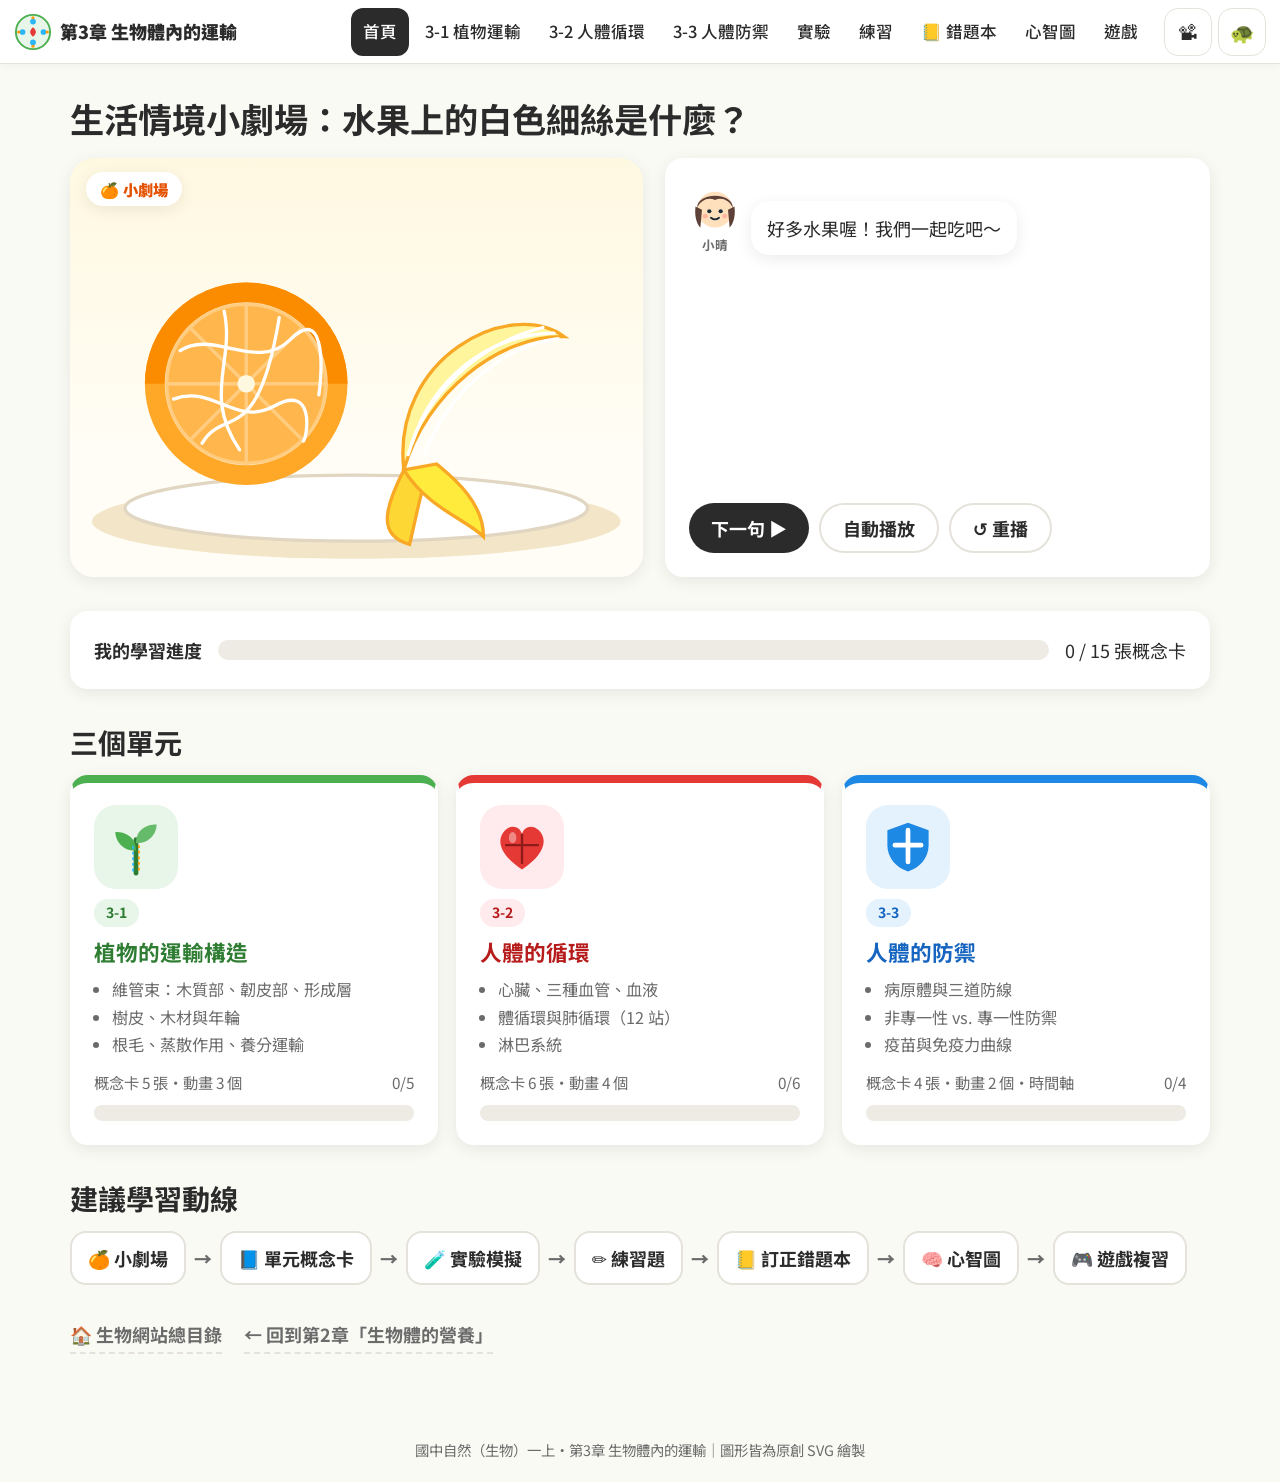
<file: index.html>
<!DOCTYPE html>
<html lang="zh-Hant">
<head>
<meta charset="UTF-8">
<meta name="viewport" content="width=device-width, initial-scale=1">
<title>第3章 生物體內的運輸｜互動學習網站</title>
<link rel="stylesheet" href="css/style.css">
<script src="https://batyunching.github.io/bio/js/account.js" data-chapter="ch3" data-prefix="ch3."></script>
<style>
  /* ---------- 小劇場 ---------- */
  .theater{ display:grid; grid-template-columns:1.05fr 1fr; gap:22px; align-items:stretch; }
  @media (max-width:860px){ .theater{ grid-template-columns:1fr; } }
  .stage{
    background:linear-gradient(180deg,#FFF8E1 0%,#FFFDF5 70%); border-radius:24px; position:relative;
    box-shadow:var(--shadow); overflow:hidden; min-height:360px; display:flex; align-items:center; justify-content:center;
  }
  .stage svg.scene{ width:100%; height:auto; display:block; }
  .stage .label{ position:absolute; left:16px; top:14px; background:#fff; border-radius:999px; padding:4px 14px; font-weight:900; color:#E65100; box-shadow:var(--shadow); font-size:.85rem; }
  .strand{ stroke:#FFFFFF; stroke-width:3; fill:none; stroke-linecap:round; transition:stroke .6s, stroke-width .6s; }
  .reveal .strand{ stroke:#29B6F6; stroke-width:4.5; filter:drop-shadow(0 0 4px rgba(41,182,246,.8)); }
  .vb-tag{ opacity:0; transition:opacity .6s .3s; }
  .reveal .vb-tag{ opacity:1; }
  .float{ animation:float 3s ease-in-out infinite; transform-box:fill-box; transform-origin:center; }
  @keyframes float{ 50%{ transform:translateY(-6px); } }

  .dialog{ display:flex; flex-direction:column; gap:12px; }
  .lines{ flex:1; display:flex; flex-direction:column; gap:12px; min-height:300px; }
  .line{ display:flex; gap:10px; align-items:flex-end; animation:pop .35s ease both; }
  .line.right{ flex-direction:row-reverse; }
  .line .who{ flex:0 0 auto; text-align:center; font-size:.7rem; font-weight:700; color:var(--c-muted); }
  .line .who svg{ display:block; }
  .bubble{ background:#fff; border-radius:18px; padding:12px 16px; box-shadow:var(--shadow); max-width:80%; position:relative; }
  .line.right .bubble{ background:#FFF3E0; }
  .line.drop .bubble{ background:#E1F5FE; border:2px solid #29B6F6; }
  .bubble b{ color:#0277BD; font-size:1.15em; }
  @keyframes pop{ from{ opacity:0; transform:translateY(12px) scale(.96);} to{ opacity:1; transform:none; } }
  .dialog-ctrl{ display:flex; gap:10px; flex-wrap:wrap; }

  /* ---------- 單元卡 ---------- */
  .units{ display:grid; grid-template-columns:repeat(3,1fr); gap:18px; }
  @media (max-width:900px){ .units{ grid-template-columns:1fr; } }
  .unit-card{ border-top:8px solid var(--u); display:flex; flex-direction:column; gap:10px; text-decoration:none; transition:transform .2s; }
  .unit-card:hover{ transform:translateY(-4px); }
  .unit-card .icon{ width:84px; height:84px; border-radius:22px; background:var(--u-l); display:flex; align-items:center; justify-content:center; }
  .unit-card h3{ margin:0; color:var(--u-d); }
  .unit-card .tag{ align-self:flex-start; }
  .unit-card ul{ margin:0; padding-left:1.1em; color:var(--c-muted); font-size:.9rem; }
  .unit-card .meta{ display:flex; justify-content:space-between; font-size:.85rem; color:var(--c-muted); }

  .overall{ display:flex; align-items:center; gap:16px; flex-wrap:wrap; }
  .overall .progress{ flex:1; min-width:200px; height:20px; }
  .overall .progress > span{ background:linear-gradient(90deg,var(--c-plant),var(--c-blood),var(--c-defense)); }

  .path{ display:flex; gap:8px; flex-wrap:wrap; align-items:center; }
  .path a{ text-decoration:none; background:#fff; border:2px solid var(--c-line); border-radius:16px; padding:10px 16px; font-weight:700; min-height:48px; display:flex; align-items:center; gap:6px; }
  .path a:hover{ border-color:var(--c-text); }
  .path .arrow{ color:var(--c-muted); font-weight:900; }
  section{ margin-top:34px; }
  .sec-title{ display:flex; align-items:center; gap:10px; }
  .ch2-link{ display:inline-flex; align-items:center; gap:6px; color:var(--c-muted); font-weight:700; text-decoration:none; border-bottom:2px dashed var(--c-line); padding-bottom:2px; }
</style>
</head>
<body data-page="home" data-root="./">

<main class="wrap">

  <!-- ===== 小劇場 ===== -->
  <section style="margin-top:0">
    <div class="sec-title"><h1>生活情境小劇場：水果上的白色細絲是什麼？</h1></div>
    <div class="theater">
      <div class="stage" id="stage">
        <span class="label">🍊 小劇場</span>
        <svg class="scene" viewBox="0 0 520 380" role="img" aria-label="剝開的橘子與香蕉，表面有白色細絲">
          <!-- 桌面 -->
          <ellipse cx="260" cy="330" rx="240" ry="34" fill="#F3E5C8"/>
          <!-- 盤子 -->
          <ellipse cx="260" cy="318" rx="210" ry="30" fill="#fff" stroke="#E0D6C2" stroke-width="3"/>

          <!-- 橘子（剝開一半） -->
          <g transform="translate(160 205)">
            <circle r="92" fill="#FFA726"/>
            <path d="M-92 0 a92 92 0 0 1 184 0 z" fill="#FB8C00"/>
            <circle r="74" fill="#FFE0B2"/>
            <!-- 果瓣 -->
            <g stroke="#FFCC80" stroke-width="3" fill="#FFB74D">
              <path d="M0 0 L0 -72 A72 72 0 0 1 51 -51 Z"/>
              <path d="M0 0 L51 -51 A72 72 0 0 1 72 0 Z"/>
              <path d="M0 0 L72 0 A72 72 0 0 1 51 51 Z"/>
              <path d="M0 0 L51 51 A72 72 0 0 1 0 72 Z"/>
              <path d="M0 0 L0 72 A72 72 0 0 1 -51 51 Z"/>
              <path d="M0 0 L-51 51 A72 72 0 0 1 -72 0 Z"/>
              <path d="M0 0 L-72 0 A72 72 0 0 1 -51 -51 Z"/>
              <path d="M0 0 L-51 -51 A72 72 0 0 1 0 -72 Z"/>
            </g>
            <!-- 白色細絲（維管束） -->
            <path class="strand" d="M-60 -30 C-30 -50 10 -10 40 -40 S70 -20 66 10"/>
            <path class="strand" d="M-66 14 C-30 0 -10 40 26 20 S56 46 52 52"/>
            <path class="strand" d="M-40 54 C-20 20 10 60 30 -60"/>
            <path class="strand" d="M-20 -66 C-10 -20 -40 10 -6 60"/>
            <circle r="8" fill="#FFF8E1"/>
          </g>

          <!-- 香蕉（剝開） -->
          <g transform="translate(370 230) rotate(-18)">
            <path d="M-80 30 C-60 -70 60 -90 96 -40 C40 -60 -40 -30 -80 30 Z" fill="#FFF59D" stroke="#F9A825" stroke-width="3"/>
            <!-- 果皮 -->
            <path d="M-80 30 C-110 60 -120 80 -96 96 C-80 70 -70 50 -60 40 Z" fill="#FDD835" stroke="#F9A825" stroke-width="3"/>
            <path d="M-80 30 C-70 70 -40 90 -30 110 C-20 80 -40 50 -50 34 Z" fill="#FFEB3B" stroke="#F9A825" stroke-width="3"/>
            <!-- 香蕉絲 -->
            <path class="strand" d="M-66 10 C-30 -40 30 -64 88 -46"/>
            <path class="strand" d="M-58 22 C-20 -24 40 -50 90 -40"/>
            <path class="strand" d="M-72 18 C-40 -30 20 -58 80 -54"/>
          </g>

          <!-- 標籤：維管束 -->
          <g class="vb-tag">
            <rect x="170" y="22" width="180" height="46" rx="23" fill="#0277BD"/>
            <text x="260" y="53" text-anchor="middle" font-size="24" font-weight="900" fill="#fff">維管束！</text>
            <path d="M200 68 L170 120" stroke="#0277BD" stroke-width="3" stroke-dasharray="6 5"/>
            <path d="M330 68 L380 150" stroke="#0277BD" stroke-width="3" stroke-dasharray="6 5"/>
          </g>
        </svg>
      </div>

      <div class="dialog card">
        <div class="lines" id="lines" aria-live="polite"></div>
        <div class="dialog-ctrl">
          <button class="btn" id="btnNext">下一句 ▶</button>
          <button class="btn ghost" id="btnAuto">自動播放</button>
          <button class="btn ghost" id="btnReplay">↺ 重播</button>
        </div>
      </div>
    </div>
  </section>

  <!-- ===== 學習進度 ===== -->
  <section>
    <div class="card overall">
      <strong>我的學習進度</strong>
      <div class="progress" aria-label="全章概念卡完成度"><span id="pAll"></span></div>
      <span id="pAllText">0 / 15 張概念卡</span>
    </div>
  </section>

  <!-- ===== 單元入口 ===== -->
  <section>
    <h2>三個單元</h2>
    <div class="units">
      <a class="card unit-card unit-31" href="unit3-1.html">
        <div class="icon">
          <svg viewBox="0 0 64 64" width="60" height="60" aria-hidden="true">
            <path d="M32 60 V24" stroke="#2E7D32" stroke-width="5" stroke-linecap="round"/>
            <path d="M32 36 C16 36 10 24 10 16 C22 16 32 22 32 36Z" fill="#4CAF50"/>
            <path d="M32 28 C48 28 54 16 54 8 C42 8 32 14 32 28Z" fill="#66BB6A"/>
            <path d="M29 58 V30" stroke="#29B6F6" stroke-width="2" stroke-dasharray="3 3"/>
            <path d="M35 30 V58" stroke="#FF9800" stroke-width="2" stroke-dasharray="3 3"/>
          </svg>
        </div>
        <span class="tag">3-1</span>
        <h3>植物的運輸構造</h3>
        <ul><li>維管束：木質部、韌皮部、形成層</li><li>樹皮、木材與年輪</li><li>根毛、蒸散作用、養分運輸</li></ul>
        <div class="meta"><span>概念卡 5 張・動畫 3 個</span><span id="p31t">0/5</span></div>
        <div class="progress"><span id="p31"></span></div>
      </a>

      <a class="card unit-card unit-32" href="unit3-2.html">
        <div class="icon">
          <svg viewBox="0 0 64 64" width="60" height="60" aria-hidden="true">
            <path d="M32 56 C8 40 4 24 14 14 C22 7 30 11 32 18 C34 11 42 7 50 14 C60 24 56 40 32 56Z" fill="#E53935"/>
            <path d="M32 18 V50" stroke="#8E1B1B" stroke-width="2.5"/>
            <path d="M14 30 H50" stroke="#8E1B1B" stroke-width="2.5"/>
            <ellipse cx="22" cy="22" rx="4" ry="6" fill="#fff" opacity=".4"/>
          </svg>
        </div>
        <span class="tag">3-2</span>
        <h3>人體的循環</h3>
        <ul><li>心臟、三種血管、血液</li><li>體循環與肺循環（12 站）</li><li>淋巴系統</li></ul>
        <div class="meta"><span>概念卡 6 張・動畫 4 個</span><span id="p32t">0/6</span></div>
        <div class="progress"><span id="p32"></span></div>
      </a>

      <a class="card unit-card unit-33" href="unit3-3.html">
        <div class="icon">
          <svg viewBox="0 0 64 64" width="60" height="60" aria-hidden="true">
            <path d="M32 6 L54 14 V30 C54 44 44 54 32 58 C20 54 10 44 10 30 V14Z" fill="#1E88E5"/>
            <path d="M32 14 V48 M18 30 H46" stroke="#fff" stroke-width="5" stroke-linecap="round"/>
          </svg>
        </div>
        <span class="tag">3-3</span>
        <h3>人體的防禦</h3>
        <ul><li>病原體與三道防線</li><li>非專一性 vs. 專一性防禦</li><li>疫苗與免疫力曲線</li></ul>
        <div class="meta"><span>概念卡 4 張・動畫 2 個・時間軸</span><span id="p33t">0/4</span></div>
        <div class="progress"><span id="p33"></span></div>
      </a>
    </div>
  </section>

  <!-- ===== 學習動線 ===== -->
  <section>
    <h2>建議學習動線</h2>
    <div class="path">
      <a href="#">🍊 小劇場</a><span class="arrow">→</span>
      <a href="unit3-1.html">📘 單元概念卡</a><span class="arrow">→</span>
      <a href="lab.html">🧪 實驗模擬</a><span class="arrow">→</span>
      <a href="quiz.html">✏️ 練習題</a><span class="arrow">→</span>
      <a href="wrongbook.html">📒 訂正錯題本</a><span class="arrow">→</span>
      <a href="mindmap.html">🧠 心智圖</a><span class="arrow">→</span>
      <a href="games/index.html">🎮 遊戲複習</a>
    </div>
  </section>

  <section class="secondary">
    <a class="ch2-link" href="https://batyunching.github.io/bio/">🏠 生物網站總目錄</a>
    <a class="ch2-link" id="ch2Link" href="#" style="margin-left:18px">← 回到第2章「生物體的營養」</a>
  </section>
</main>

<div class="footer">國中自然（生物）一上・第3章 生物體內的運輸｜圖形皆為原創 SVG 繪製</div>

<script src="js/common.js"></script>
<script>
(function(){
  var M = CH3.mascots;
  // 原創學生角色
  function kid(color, hair, size){
    size = size || 52;
    return '<svg viewBox="0 0 64 64" width="'+size+'" height="'+size+'" aria-hidden="true">' +
      '<circle cx="32" cy="34" r="22" fill="#FFE0BD"/>' +
      '<path d="'+hair+'" fill="'+color+'"/>' +
      '<circle cx="25" cy="36" r="2.6" fill="#1B2A3A"/><circle cx="39" cy="36" r="2.6" fill="#1B2A3A"/>' +
      '<path d="M27 44 q5 4 10 0" stroke="#1B2A3A" stroke-width="2.2" fill="none" stroke-linecap="round"/>' +
      '<circle cx="20" cy="42" r="3" fill="#FF8A80" opacity=".5"/><circle cx="44" cy="42" r="3" fill="#FF8A80" opacity=".5"/>' +
      '</svg>';
  }
  var CAST = {
    qing: { name:'小晴', side:'left',  face: kid('#5D4037','M10 32 C10 12 54 12 54 32 C50 22 40 18 32 22 C24 18 14 22 10 32Z M8 30 C6 46 12 54 14 56 L16 34Z M56 30 C58 46 52 54 50 56 L48 34Z') },
    zhe:  { name:'阿哲', side:'right', face: kid('#212121','M10 30 C12 10 52 10 54 30 C46 20 38 24 32 18 C26 24 18 20 10 30Z') },
    drop: { name:'小水滴', side:'left', face: M.drop(52), cls:'drop' }
  };
  var SCRIPT = [
    ['qing','好多水果喔！我們一起吃吧～'],
    ['zhe','剝橘子最麻煩的就是這些白白的細絲，我每次都要一條一條撕掉。'],
    ['qing','我媽說橘子上的細絲含有纖維和營養，不要撕掉比較好喔！'],
    ['zhe','那我改吃香蕉好了……咦？香蕉上也有苦苦澀澀的絲！'],
    ['drop','很多水果上都有這些細絲喔！它們對水果的生長發育非常重要。'],
    ['drop','不只水果，葉片和花瓣上的紋路也藏著這種「管道」。它的名字叫做 <b>維管束</b>！'],
    ['drop','它到底怎麼運送水分和養分呢？一起進入 <b>3-1 植物的運輸構造</b> 找答案吧！']
  ];
  var linesEl = document.getElementById('lines'), stage = document.getElementById('stage');
  var idx = 0, timer = null;
  var btnNext = document.getElementById('btnNext'), btnAuto = document.getElementById('btnAuto');

  function show(){
    if(idx >= SCRIPT.length) return;
    var s = SCRIPT[idx], c = CAST[s[0]];
    var div = document.createElement('div');
    div.className = 'line ' + c.side + (c.cls ? ' ' + c.cls : '');
    div.innerHTML = '<div class="who">'+c.face+c.name+'</div><div class="bubble">'+s[1]+'</div>';
    linesEl.appendChild(div);
    // 只保留最近 4 句，避免版面過長
    while(linesEl.children.length > 4) linesEl.removeChild(linesEl.firstChild);
    if(idx === 5) stage.classList.add('reveal');
    idx++;
    if(idx >= SCRIPT.length){
      stopAuto();
      btnNext.textContent = '進入 3-1 ▶';
    }
  }
  function stopAuto(){ clearInterval(timer); timer = null; btnAuto.textContent = '自動播放'; }
  btnNext.addEventListener('click', function(){
    if(idx >= SCRIPT.length){ location.href = 'unit3-1.html'; return; }
    stopAuto(); show();
  });
  btnAuto.addEventListener('click', function(){
    if(timer){ stopAuto(); return; }
    if(idx >= SCRIPT.length) replay();
    btnAuto.textContent = '⏸ 暫停';
    show(); timer = setInterval(show, 2600);
  });
  function replay(){
    stopAuto(); idx = 0; linesEl.innerHTML = ''; stage.classList.remove('reveal');
    btnNext.textContent = '下一句 ▶'; show();
  }
  document.getElementById('btnReplay').addEventListener('click', replay);
  show();

  // 進度
  function bar(id, p){
    var pct = p.total ? Math.round(p.done / p.total * 100) : 0;
    document.getElementById(id).style.width = pct + '%';
    var t = document.getElementById(id + 't'); if(t) t.textContent = p.done + '/' + p.total;
  }
  setTimeout(function(){
    bar('p31', CH3.progress.unit('3-1'));
    bar('p32', CH3.progress.unit('3-2'));
    bar('p33', CH3.progress.unit('3-3'));
    var all = CH3.progress.total();
    document.getElementById('pAll').style.width = (all.total ? Math.round(all.done/all.total*100) : 0) + '%';
    document.getElementById('pAllText').textContent = all.done + ' / ' + all.total + ' 張概念卡';
  }, 200);

  document.getElementById('ch2Link').href = CH3.CH2_URL;
})();
</script>
</body>
</html>
</file>
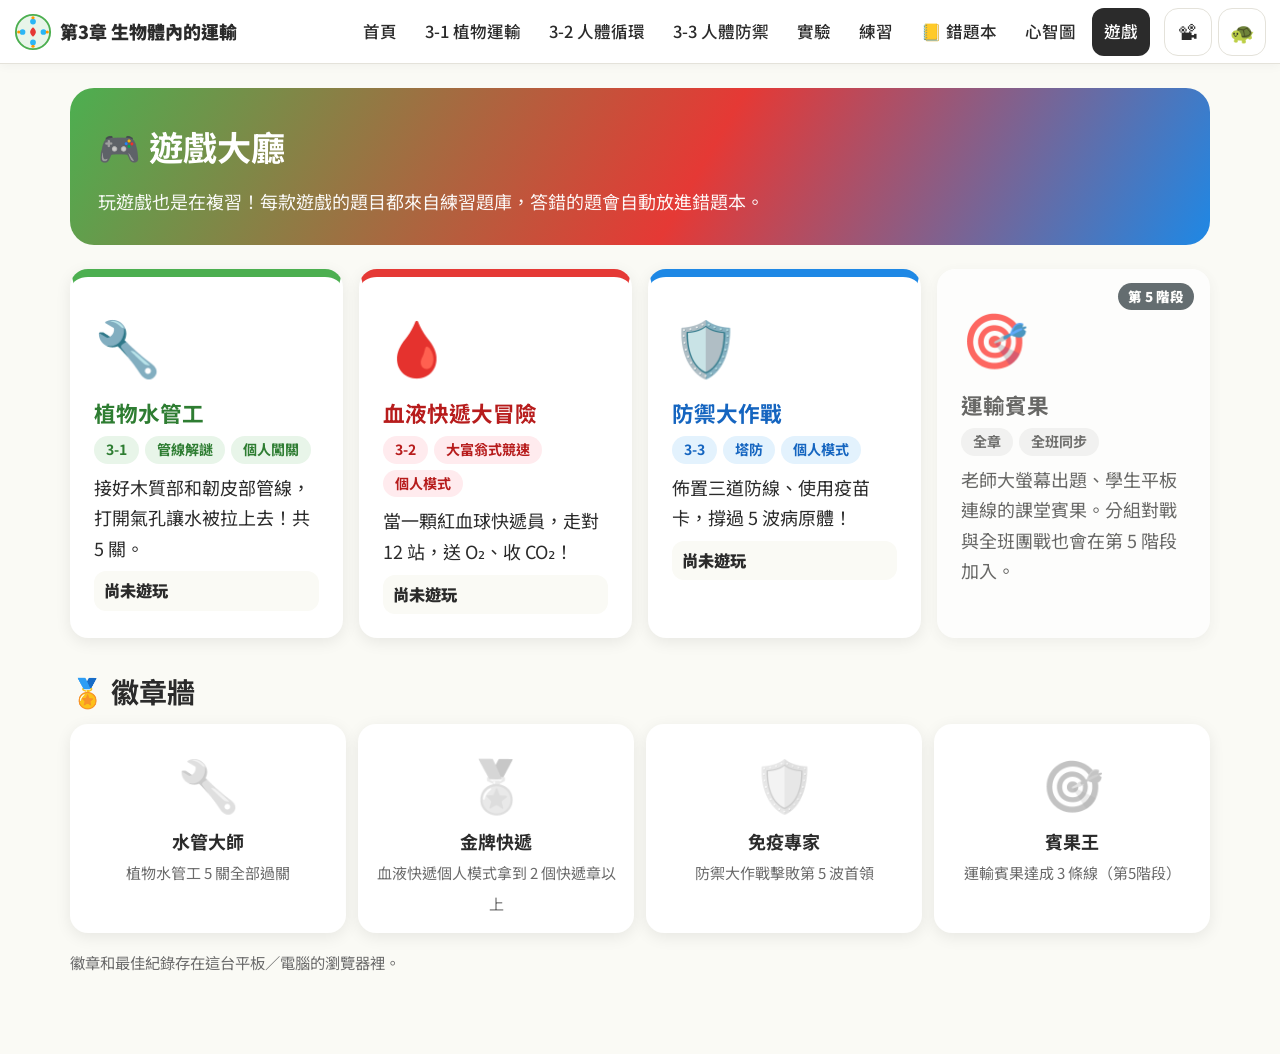
<file: games/index.html>
<!DOCTYPE html>
<html lang="zh-Hant">
<head>
<meta charset="UTF-8">
<meta name="viewport" content="width=device-width, initial-scale=1">
<title>遊戲大廳｜第3章 生物體內的運輸</title>
<link rel="stylesheet" href="../css/style.css">
<script src="https://batyunching.github.io/bio/js/account.js" data-chapter="ch3" data-prefix="ch3."></script>
<style>
  .glist{ display:grid; grid-template-columns:repeat(auto-fit,minmax(250px,1fr)); gap:16px; }
  .gcard{ text-decoration:none; display:flex; flex-direction:column; gap:8px; border-top:8px solid var(--u); transition:transform .2s; position:relative; }
  .gcard:hover{ transform:translateY(-4px); }
  .gcard .big{ font-size:3rem; }
  .gcard h3{ margin:0; color:var(--u-d); }
  .gcard .meta{ display:flex; gap:6px; flex-wrap:wrap; }
  .gcard .best{ font-weight:900; color:var(--c-text); background:#FAFAF5; border-radius:12px; padding:6px 10px; font-size:.9rem; }
  .gcard.soon{ opacity:.7; }
  .soon-tag{ position:absolute; right:14px; top:14px; background:#263238; color:#fff; border-radius:999px; padding:2px 10px; font-size:.75rem; font-weight:900; }
  .badges{ display:grid; grid-template-columns:repeat(auto-fit,minmax(180px,1fr)); gap:12px; }
  .bdg{ background:#fff; border-radius:18px; padding:16px; text-align:center; box-shadow:var(--shadow); }
  .bdg .ic{ font-size:2.8rem; filter:grayscale(1); opacity:.35; }
  .bdg.on .ic{ filter:none; opacity:1; }
  .bdg b{ display:block; } .bdg small{ color:var(--c-muted); }
</style>
</head>
<body data-page="games" data-root="../">
<main class="wrap">
  <div class="page-hero" style="background:linear-gradient(120deg,#4CAF50,#E53935 55%,#1E88E5)">
    <h1>🎮 遊戲大廳</h1>
    <p>玩遊戲也是在複習！每款遊戲的題目都來自練習題庫，答錯的題會自動放進錯題本。</p>
  </div>

  <div class="glist">
    <a class="card gcard unit-31" href="plumber.html"><div class="big">🔧</div><h3>植物水管工</h3><div class="meta"><span class="tag">3-1</span><span class="tag">管線解謎</span><span class="tag">個人闖關</span></div>
      <p style="margin:0">接好木質部和韌皮部管線，打開氣孔讓水被拉上去！共 5 關。</p><div class="best" id="bPl">尚未遊玩</div></a>
    <a class="card gcard unit-32" href="blood-run.html"><div class="big">🩸</div><h3>血液快遞大冒險</h3><div class="meta"><span class="tag">3-2</span><span class="tag">大富翁式競速</span><span class="tag">個人模式</span></div>
      <p style="margin:0">當一顆紅血球快遞員，走對 12 站，送 O₂、收 CO₂！</p><div class="best" id="bBr">尚未遊玩</div></a>
    <a class="card gcard unit-33" href="defense.html"><div class="big">🛡️</div><h3>防禦大作戰</h3><div class="meta"><span class="tag">3-3</span><span class="tag">塔防</span><span class="tag">個人模式</span></div>
      <p style="margin:0">佈置三道防線、使用疫苗卡，撐過 5 波病原體！</p><div class="best" id="bDf">尚未遊玩</div></a>
    <div class="card gcard soon"><span class="soon-tag">第 5 階段</span><div class="big">🎯</div><h3 style="color:var(--c-text)">運輸賓果</h3><div class="meta"><span class="tag">全章</span><span class="tag">全班同步</span></div>
      <p style="margin:0">老師大螢幕出題、學生平板連線的課堂賓果。分組對戰與全班團戰也會在第 5 階段加入。</p></div>
  </div>

  <h2 style="margin-top:34px">🏅 徽章牆</h2>
  <div class="badges" id="badges"></div>
  <p style="color:var(--c-muted);font-size:.85rem">徽章和最佳紀錄存在這台平板／電腦的瀏覽器裡。</p>
</main>
<script src="../js/common.js"></script>
<script src="../js/unit.js"></script>
<script src="../data/questions.js"></script>
<script src="../js/game-common.js"></script>
<script>
(function(){
  var b = CH3.store.get('badges', {}), best = CH3.store.get('best', {}), ps = CH3.store.get('plumberStars', [0,0,0,0,0]);
  document.getElementById('badges').innerHTML = Object.keys(GAME.BADGES).map(function(k){ var d = GAME.BADGES[k]; return '<div class="bdg '+(b[k]?'on':'')+'"><div class="ic">'+d.ic+'</div><b>'+d.name+'</b><small>'+(b[k] ? '已獲得 ✓' : d.how)+'</small></div>'; }).join('');
  var stars = ps.reduce(function(a, x){ return a + x; }, 0), cleared = ps.filter(function(x){ return x > 0; }).length;
  if(cleared) document.getElementById('bPl').textContent = '⭐ 已過 ' + cleared + '/5 關・共 ' + stars + ' 顆星';
  if(best.bloodRun != null) document.getElementById('bBr').textContent = '📮 最佳：' + best.bloodRun + ' 個快遞章';
  if(best.defenseHp != null) document.getElementById('bDf').textContent = '❤️ 最佳：守住時剩 ' + best.defenseHp + ' 點健康';
})();
</script>
</body>
</html>
</file>
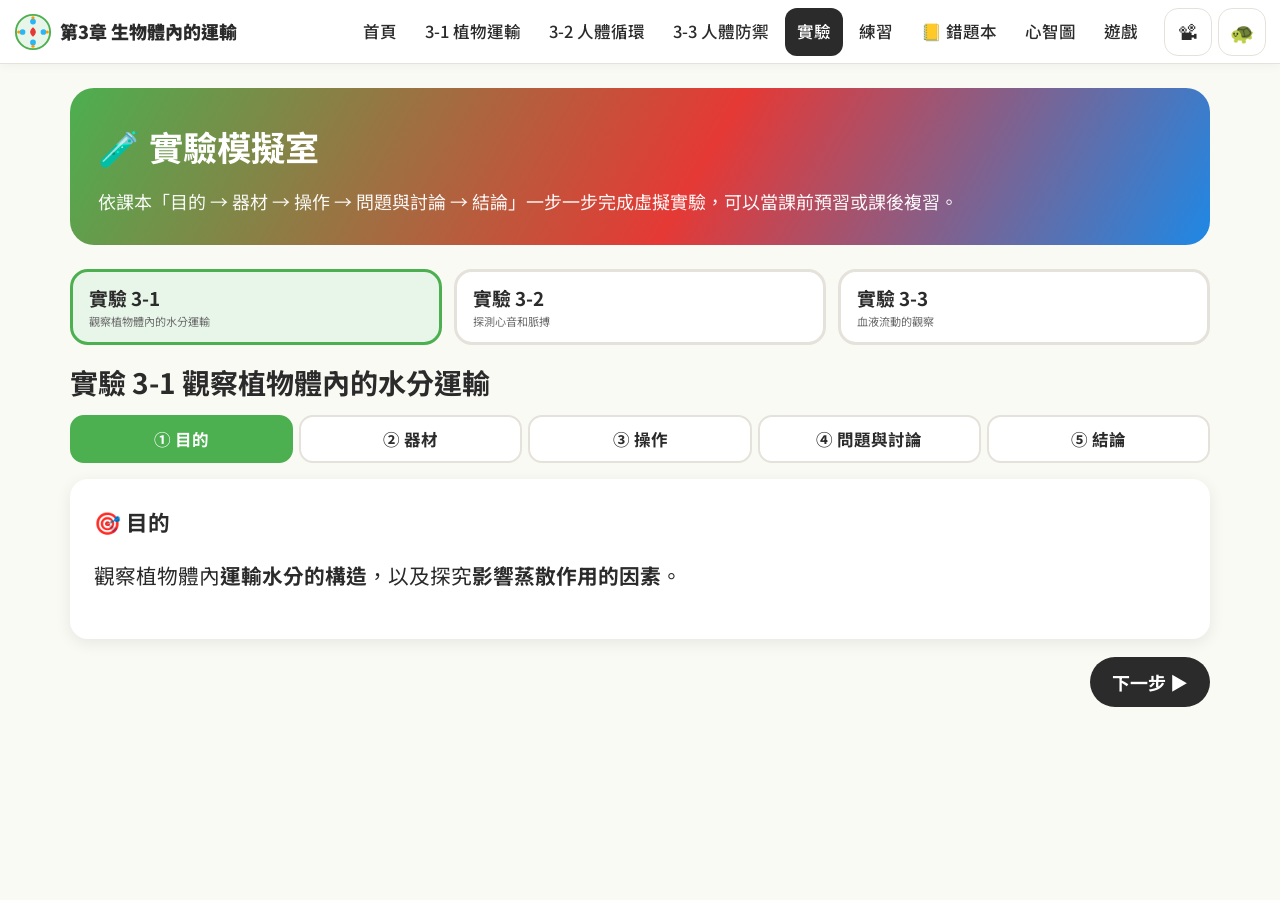
<file: lab.html>
<!DOCTYPE html>
<html lang="zh-Hant">
<head>
<meta charset="UTF-8">
<meta name="viewport" content="width=device-width, initial-scale=1">
<title>實驗模擬室｜第3章 生物體內的運輸</title>
<link rel="stylesheet" href="css/style.css">
<script src="https://batyunching.github.io/bio/js/account.js" data-chapter="ch3" data-prefix="ch3."></script>
<style>
  .lab-tabs{ display:grid; grid-template-columns:repeat(3,1fr); gap:12px; margin-bottom:18px; }
  @media (max-width:760px){ .lab-tabs{ grid-template-columns:1fr; } }
  .lab-tab{ text-align:left; background:#fff; border:3px solid var(--c-line); border-radius:18px; padding:12px 16px; cursor:pointer; font-family:inherit; color:inherit; min-height:72px; position:relative; }
  .lab-tab b{ display:block; font-size:1.05rem; }
  .lab-tab small{ color:var(--c-muted); }
  .lab-tab[aria-pressed="true"]{ border-color:var(--u); background:var(--u-l); }
  .lab-tab .ok{ position:absolute; right:12px; top:10px; background:var(--c-ok); color:#fff; border-radius:999px; font-size:.75rem; padding:2px 10px; font-weight:900; display:none; }
  .lab-tab.done .ok{ display:block; }
  .stepper{ display:flex; gap:6px; flex-wrap:wrap; margin:0 0 16px; }
  .stepper button{ flex:1; min-width:110px; min-height:48px; border-radius:14px; border:2px solid var(--c-line); background:#fff; font-family:inherit; font-weight:700; cursor:pointer; color:inherit; font-size:.92rem; }
  .stepper button[aria-current="true"]{ background:var(--u); border-color:var(--u); color:#fff; }
  .stepper button.visited:not([aria-current="true"]){ border-color:var(--u); color:var(--u-d); }
  .stepper button:disabled{ opacity:.4; cursor:not-allowed; }
  .panel{ display:none; } .panel.on{ display:block; animation:fadeIn .3s ease; }
  @keyframes fadeIn{ from{ opacity:0; transform:translateY(6px);} to{ opacity:1; transform:none; } }
  .purpose{ font-size:1.15rem; line-height:1.8; }
  .mat{ display:grid; grid-template-columns:repeat(auto-fill,minmax(200px,1fr)); gap:10px; }
  .mat label{ display:flex; align-items:center; gap:10px; background:#fff; border:2px solid var(--c-line); border-radius:14px; padding:10px 14px; min-height:56px; cursor:pointer; font-weight:700; }
  .mat input{ width:24px; height:24px; accent-color:var(--u); }
  .mat label.chk{ border-color:var(--u); background:var(--u-l); }
  .mat .em{ font-size:1.5rem; }
  .navrow{ display:flex; justify-content:space-between; gap:10px; margin-top:18px; flex-wrap:wrap; }
  .qa{ display:grid; gap:12px; }
  .qa .q{ background:#fff; border-radius:16px; padding:14px 18px; border-left:6px solid var(--u); box-shadow:var(--shadow); }
  .qa .a{ display:none; margin-top:8px; background:var(--u-l); border-radius:12px; padding:10px 14px; }
  .qa .q.open .a{ display:block; }
  .concl{ background:linear-gradient(135deg,var(--u-l),#fff); border:3px solid var(--u); border-radius:22px; padding:22px; }
  .concl h3{ color:var(--u-d); }
  .subtabs{ margin-bottom:12px; }
  .warn{ background:#FFF3E0; border:2px solid #FB8C00; border-radius:14px; padding:10px 14px; font-weight:700; color:#E65100; margin-top:10px; }
  .good{ background:#E8F5E9; border:2px solid var(--c-ok); border-radius:14px; padding:10px 14px; font-weight:700; color:var(--c-ok); margin-top:10px; }
  .tool{ display:inline-flex; align-items:center; gap:8px; min-height:52px; padding:8px 16px; border-radius:16px; border:2px dashed var(--u); background:#fff; font-family:inherit; font-weight:900; cursor:grab; touch-action:none; user-select:none; color:inherit; font-size:1rem; }
  .tool.sel{ background:var(--u); color:#fff; border-style:solid; }
  .tool.placed{ opacity:.4; cursor:default; }
  .drag-ghost{ position:fixed; z-index:300; pointer-events:none; transform:translate(-50%,-50%); font-size:2.2rem; filter:drop-shadow(0 4px 8px rgba(0,0,0,.3)); }
  .ops{ display:flex; flex-wrap:wrap; gap:8px; margin:10px 0; }
  .datatable{ width:100%; border-collapse:collapse; background:#fff; margin-top:10px; }
  .datatable th,.datatable td{ border:1px solid var(--c-line); padding:8px; text-align:center; }
  .datatable th{ background:var(--u-l); color:var(--u-d); }
  .datatable input{ width:70px; min-height:40px; font-size:1rem; text-align:center; border:2px solid var(--c-line); border-radius:10px; font-family:inherit; }
  .bigcount{ font-size:2.6rem; font-weight:900; color:var(--u-d); text-align:center; }
  .stamina{ height:16px; border-radius:999px; background:#ECEFF1; overflow:hidden; }
  .stamina span{ display:block; height:100%; background:linear-gradient(90deg,#E53935,#FDD835 40%,#43A047 70%); transition:width .3s; }
  .checklist label{ display:flex; gap:8px; align-items:center; min-height:40px; }
  .checklist input{ width:22px; height:22px; accent-color:var(--u); }
</style>
</head>
<body data-page="lab" data-root="./" class="unit-31">
<main class="wrap">

  <div class="page-hero" style="background:linear-gradient(120deg,#4CAF50,#E53935 55%,#1E88E5)">
    <h1>🧪 實驗模擬室</h1>
    <p>依課本「目的 → 器材 → 操作 → 問題與討論 → 結論」一步一步完成虛擬實驗，可以當課前預習或課後複習。</p>
  </div>

  <div class="lab-tabs" id="labTabs">
    <button class="lab-tab" data-e="31" aria-pressed="true"><span class="ok">✓ 完成</span><b>實驗 3-1</b><small>觀察植物體內的水分運輸</small></button>
    <button class="lab-tab" data-e="32" aria-pressed="false"><span class="ok">✓ 完成</span><b>實驗 3-2</b><small>探測心音和脈搏</small></button>
    <button class="lab-tab" data-e="33" aria-pressed="false"><span class="ok">✓ 完成</span><b>實驗 3-3</b><small>血液流動的觀察</small></button>
  </div>

  <div id="labRoot"></div>
</main>

<script src="js/common.js"></script>
<script src="js/unit.js"></script>
<script>
/* ===== 實驗內容（文字） ===== */
var LAB = {
  '31': { unit:'unit-31', title:'實驗 3-1 觀察植物體內的水分運輸',
    purpose:'觀察植物體內<b>運輸水分的構造</b>，以及探究<b>影響蒸散作用的因素</b>。',
    mats:[['🥬','芹菜 ×3'],['🔪','小刀 ×1'],['🟩','切割墊 ×1'],['🔴','食用色素 適量'],['🔍','放大鏡（或解剖顯微鏡）×1'],['🧪','10 mL 量筒 ×2'],['🪣','水盆 ×1'],['💧','滴管 ×1'],['🩹','膠帶 ×1'],['⚗️','250 mL 錐形瓶 ×1']],
    ops:[['一、觀察運輸水分的構造','sim31a'],['二、葉片有無對蒸散作用的影響','sim31b'],['延伸探討：花瓣的維管束','sim31c']],
    qa:[
      ['步驟中為何必須在水中切取芹菜？','若在空氣中切取，<b>空氣會進入切口的維管束形成氣泡</b>，阻斷連續的水柱，水分就不容易向上運輸。'],
      ['芹菜葉柄中染成紅色的部分，是維管束中的哪一個構造？','<b>木質部</b>。木質部負責由下往上運輸水分，紅色溶液跟著水分流動，所以木質部被染紅。'],
      ['比較甲、乙兩個量筒最終的刻度，芹菜的蒸散作用與哪一個構造最相關？','甲（有葉片）液面下降較多，乙（摘除葉片）下降較少，表示蒸散作用與<b>葉片上的氣孔</b>最相關。']
    ],
    concl:'<h3>重點整理：實驗篇</h3><div class="ops" style="margin-top:0"><button class="btn ghost" data-rv-all="show" data-rv-scope=".concl">👀 全部顯示</button><button class="btn ghost" data-rv-all="hide" data-rv-scope=".concl">🙈 全部隱藏</button></div><p style="color:var(--c-muted);margin-top:0">先想一想，再點<span style="background:#FFF8E1;outline:2px dashed #FFB300;border-radius:6px;padding:0 6px">黃色格子</span>看答案。</p>' +
      '<p>① 維管束是植物的運輸構造，內側的<span class="rv"><b>木質部</b></span>負責由下而上運輸水分。水是透明的不易觀察，所以用染色的溶液代替清水，就能在葉柄橫切面看到染紅的<span class="rv">木質部</span>。</p>' +
      '<table class="datatable"><tr><th>實驗裝置</th><th>操作變因</th><th>應變變因</th><th>實驗結果</th></tr><tr><td>甲（對照組）</td><td class="rv">不摘除葉片（氣孔數不變）</td><td class="rv" rowspan="2">量筒液面下降刻度</td><td class="rv">水位下降較多，水分蒸散較多</td></tr><tr><td>乙（實驗組）</td><td class="rv">摘除葉片（氣孔數減少）</td><td class="rv">水位下降較少，水分蒸散較少</td></tr></table>' +
      '<p>② 結論：在相同的環境條件下，<span class="rv"><b>氣孔數愈多，水分蒸散速率愈快</b></span>。溫度、溼度、空氣流通程度與氣孔數量都會影響蒸散作用的速率。</p>' },
  '32': { unit:'unit-32', title:'實驗 3-2 探測心音和脈搏',
    purpose:'探測<b>心音</b>和<b>脈搏</b>，並觀察<b>運動</b>對心音與脈搏的影響。',
    mats:[['⏱️','計時器 ×1'],['🩺','聽診器 ×1']],
    ops:[['原理動畫','sim32p'],['測量心搏與脈搏','sim32a']],
    qa:[
      ['用聽診器聽到自己的心音，「撲、通」兩聲算是幾次心搏？','<b>1 次</b>。心臟跳動一次會產生兩個心音：心室收縮時房室間瓣膜關閉（撲），心室舒張時心室與動脈間瓣膜關閉（通）。'],
      ['同一個人在同一分鐘內的心搏和脈搏次數是否相同？','<b>相同</b>。脈搏是動脈隨著心臟收縮、舒張而擴張、恢復產生的搏動，所以脈搏來自心搏。'],
      ['運動可以使心搏和脈搏次數發生什麼改變？有什麼意義？','運動後心搏和脈搏次數<b>增加</b>，血液流動加快，能更快把<b>氧氣和養分</b>送給活動中的細胞，並帶走二氧化碳等廢物。']
    ],
    concl:'<h3>重點整理：實驗篇</h3><div class="ops" style="margin-top:0"><button class="btn ghost" data-rv-all="show" data-rv-scope=".concl">👀 全部顯示</button><button class="btn ghost" data-rv-all="hide" data-rv-scope=".concl">🙈 全部隱藏</button></div><p style="color:var(--c-muted);margin-top:0">先想一想，再點<span style="background:#FFF8E1;outline:2px dashed #FFB300;border-radius:6px;padding:0 6px">黃色格子</span>看答案。</p>' +
      '<table class="datatable"><tr><th colspan="2">運動前（次／分鐘）</th><th colspan="2">運動後（次／分鐘）</th></tr><tr><th>心搏</th><th>脈搏</th><th>心搏</th><th>脈搏</th></tr><tr><td>A</td><td>B</td><td>C</td><td>D</td></tr></table>' +
      '<p>心臟收縮舒張時，動脈隨著擴張與恢復，也就是說<span class="rv"><b>脈搏來自於心搏</b></span>，所以同一段時間內同一個人的心搏與脈搏次數相等：<span class="rv"><b>A＝B，C＝D</b></span>。</p><p>運動可以使心搏<span class="rv">加速</span>，所以 <span class="rv"><b>(A＝B)＜(C＝D)</b></span>。</p>' },
  '33': { unit:'unit-33', title:'實驗 3-3 血液流動的觀察',
    purpose:'魚類的尾鰭扁平且透光，可以用顯微鏡觀察<b>活體動物的血液流動</b>。除了觀察血球，也能根據<b>血流的方向</b>判斷動脈、微血管與靜脈。<br><span style="font-size:.95rem;color:var(--c-muted)">本模擬完全以虛擬畫面取代活體小魚，同學不會接觸真實小魚。</span>',
    mats:[['🐟','小魚 ×1'],['🥅','小撈網 ×1'],['🧫','培養皿 ×1'],['☁️','化妝棉 ×3'],['🔬','複式顯微鏡 ×1']],
    ops:[['操作與觀察','sim33a']],
    qa:[
      ['顯微鏡下觀察到移動的橘紅色顆粒應該是什麼？','<b>紅血球</b>。'],
      ['不同粗細血管中，血流速率是否有差異？最細的血管內血流較快還是較慢？','有差異。最細的血管是<b>微血管</b>，血流速率<b>最慢</b>，紅血球幾乎排成單列通過。'],
      ['用沾溼的不織布化妝棉覆蓋住小魚的頭部，有什麼功能？','<b>保濕</b>：讓小魚的頭部與鰓保持溼潤；<b>維持魚體呼吸</b>：鰓溼潤才能繼續進行呼吸，小魚離開水的這段時間才不會缺氧。']
    ],
    concl:'<h3>重點整理：實驗篇</h3><div class="ops" style="margin-top:0"><button class="btn ghost" data-rv-all="show" data-rv-scope=".concl">👀 全部顯示</button><button class="btn ghost" data-rv-all="hide" data-rv-scope=".concl">🙈 全部隱藏</button></div><p style="color:var(--c-muted);margin-top:0">先想一想，再點<span style="background:#FFF8E1;outline:2px dashed #FFB300;border-radius:6px;padding:0 6px">黃色格子</span>看答案。</p>' +
      '<p>① 觀察小魚尾鰭血流時，可以看到許多移動的<span class="rv"><b>紅血球</b></span>。能夠<b>分支成微血管</b>的是<span class="rv"><b>小動脈</b></span>，由<b>微血管匯流而成</b>的是<span class="rv"><b>小靜脈</b></span>。</p>' +
      '<p>② 動脈將血液帶離心臟，靜脈將血液帶回心臟。複式顯微鏡的影像<span class="rv"><b>上下顛倒、左右相反</b></span>，所以視野下往左流的動脈，實際流向是<span class="rv"><b>向右</b></span>。</p>' }
};
var STEPS = ['① 目的','② 器材','③ 操作','④ 問題與討論','⑤ 結論'];
window.LAB_SIMS = window.LAB_SIMS || {};
</script>
<script src="js/lab31.js"></script>
<script src="js/lab32.js"></script>
<script src="js/lab33.js"></script>
<script>
(function(){
  'use strict';
  var root = document.getElementById('labRoot'), built = {}, cur = '31';
  function build(e){
    var L = LAB[e], wrap = document.createElement('section');
    wrap.className = 'expwrap'; wrap.setAttribute('data-e', e);
    var mats = L.mats.map(function(m,i){ return '<label><input type="checkbox" data-m="'+i+'"><span class="em">'+m[0]+'</span>'+m[1]+'</label>'; }).join('');
    var opTabs = L.ops.length > 1 ? '<div class="seg subtabs">' + L.ops.map(function(o,i){ return '<button data-op="'+i+'" data-v="'+i+'" aria-pressed="'+(i===0)+'">'+o[0]+'</button>'; }).join('') + '</div>' : '';
    var opBodies = L.ops.map(function(o,i){ return '<div class="opbody" data-op="'+i+'" style="'+(i?'display:none':'')+'"></div>'; }).join('');
    var qa = L.qa.map(function(q,i){ return '<div class="q"><b>Q'+(i+1)+'. '+q[0]+'</b><div><button class="btn ghost" style="margin-top:8px;min-height:40px;padding:4px 14px">💭 想好了，看參考答案</button></div><div class="a">'+q[1]+'</div></div>'; }).join('');
    wrap.innerHTML =
      '<h2 style="margin-top:0">'+L.title+'</h2>' +
      '<div class="stepper">' + STEPS.map(function(s,i){ return '<button data-s="'+i+'">'+s+'</button>'; }).join('') + '</div>' +
      '<div class="panel" data-p="0"><div class="card purpose"><h3>🎯 目的</h3><p>'+L.purpose+'</p></div></div>' +
      '<div class="panel" data-p="1"><div class="card"><h3>🧰 器材（以組為單位）</h3><p style="color:var(--c-muted)">把每一樣器材都勾起來，確認準備好了才能開始操作。</p><div class="mat">'+mats+'</div><div style="margin-top:12px"><button class="btn ghost" data-allmat>全部勾選</button></div></div></div>' +
      '<div class="panel" data-p="2">'+opTabs+opBodies+'</div>' +
      '<div class="panel" data-p="3"><div class="qa">'+qa+'</div></div>' +
      '<div class="panel" data-p="4"><div class="concl">'+L.concl+'</div><div style="margin-top:14px;display:flex;gap:10px;flex-wrap:wrap"><a class="btn" href="quiz.html">✏️ 去做練習題</a><button class="btn ghost" data-restart>↺ 重做這個實驗</button></div></div>' +
      '<div class="navrow"><button class="btn ghost" data-prev>◀ 上一步</button><button class="btn" data-next>下一步 ▶</button></div>';
    root.appendChild(wrap);
    UNIT.initReveal(wrap);
    var st = { step:0, visited:{0:true}, opInit:{} };
    function matsOk(){ return Array.prototype.every.call(wrap.querySelectorAll('.mat input'), function(i){ return i.checked; }); }
    function initOp(i){
      if(st.opInit[i]) return; st.opInit[i] = true;
      var fn = window.LAB_SIMS[L.ops[i][1]];
      var box = wrap.querySelector('.opbody[data-op="'+i+'"]');
      if(fn) fn(box); else box.innerHTML = '<p>（模擬載入失敗）</p>';
    }
    function go(s){
      if(s >= 2 && !matsOk()){ CH3.toast('請先把器材全部勾選完成'); s = 1; }
      st.step = s; st.visited[s] = true;
      wrap.querySelectorAll('.panel').forEach(function(p){ p.classList.toggle('on', Number(p.getAttribute('data-p')) === s); });
      wrap.querySelectorAll('.stepper button').forEach(function(b){
        var k = Number(b.getAttribute('data-s'));
        b.setAttribute('aria-current', k === s); b.classList.toggle('visited', !!st.visited[k]);
      });
      if(s === 2) initOp(currentOp());
      wrap.querySelector('[data-prev]').style.visibility = s === 0 ? 'hidden' : '';
      var nx = wrap.querySelector('[data-next]');
      nx.style.visibility = s === 4 ? 'hidden' : '';
      nx.textContent = s === 1 ? '開始操作 ▶' : '下一步 ▶';
      nx.disabled = s === 1 && !matsOk();
      if(s === 4){
        var done = CH3.store.get('labDone', {}); done[e] = true; CH3.store.set('labDone', done); paintDone();
      }
      window.scrollTo({ top: wrap.offsetTop - 80, behavior: UNIT.reduced() ? 'auto' : 'smooth' });
    }
    function currentOp(){ var b = wrap.querySelector('.subtabs [aria-pressed="true"]'); return b ? Number(b.getAttribute('data-op')) : 0; }
    wrap.querySelector('.stepper').addEventListener('click', function(ev){ var b = ev.target.closest('button'); if(b) go(Number(b.getAttribute('data-s'))); });
    wrap.querySelector('[data-prev]').addEventListener('click', function(){ go(Math.max(0, st.step - 1)); });
    wrap.querySelector('[data-next]').addEventListener('click', function(){ go(Math.min(4, st.step + 1)); });
    wrap.querySelectorAll('.mat input').forEach(function(i){ i.addEventListener('change', function(){ i.parentNode.classList.toggle('chk', i.checked); wrap.querySelector('[data-next]').disabled = !matsOk(); }); });
    wrap.querySelector('[data-allmat]').addEventListener('click', function(){ wrap.querySelectorAll('.mat input').forEach(function(i){ i.checked = true; i.parentNode.classList.add('chk'); }); wrap.querySelector('[data-next]').disabled = false; });
    var sub = wrap.querySelector('.subtabs');
    if(sub) UNIT.seg(sub, function(v){
      wrap.querySelectorAll('.opbody').forEach(function(b){ b.style.display = b.getAttribute('data-op') === v ? '' : 'none'; });
      initOp(Number(v));
    });
    wrap.querySelectorAll('.qa .q button').forEach(function(b){ b.addEventListener('click', function(){ b.closest('.q').classList.toggle('open'); b.textContent = b.closest('.q').classList.contains('open') ? '收起答案' : '💭 想好了，看參考答案'; }); });
    wrap.querySelector('[data-restart]').addEventListener('click', function(){ wrap.remove(); delete built[e]; show(e); });
    built[e] = { el:wrap, go:go };
    go(0);
  }
  function show(e){
    cur = e;
    document.body.className = LAB[e].unit;
    document.querySelectorAll('.lab-tab').forEach(function(t){ t.setAttribute('aria-pressed', t.getAttribute('data-e') === e); });
    if(!built[e]) build(e);
    Object.keys(built).forEach(function(k){ built[k].el.style.display = k === e ? '' : 'none'; });
  }
  function paintDone(){ var d = CH3.store.get('labDone', {}); document.querySelectorAll('.lab-tab').forEach(function(t){ t.classList.toggle('done', !!d[t.getAttribute('data-e')]); }); }
  document.getElementById('labTabs').addEventListener('click', function(ev){ var t = ev.target.closest('.lab-tab'); if(t) show(t.getAttribute('data-e')); });
  var m = location.hash.match(/exp(3[123])/);
  paintDone(); show(m ? m[1] : '31');
})();

/* ===== 共用：拖曳或點選放置工具 =====
   makeDrop(toolEl, emoji, svgEl, test(x,y) -> 'ok' | 訊息字串 | null, onOk)
   x,y 為 SVG viewBox 座標；也可「先點工具、再點圖」完成放置 */
window.makeDrop = function(tool, emoji, svg, test, onOk){
  var ghost = null, dragging = false, selected = false;
  function toSvg(cx, cy){ var r = svg.getBoundingClientRect(), vb = svg.viewBox.baseVal; return { x:(cx - r.left) / r.width * vb.width, y:(cy - r.top) / r.height * vb.height, inside: cx >= r.left && cx <= r.right && cy >= r.top && cy <= r.bottom }; }
  function attempt(cx, cy){
    var p = toSvg(cx, cy); if(!p.inside) return false;
    var res = test(p.x, p.y);
    if(res === 'ok'){ tool.classList.add('placed'); tool.classList.remove('sel'); selected = false; onOk(p.x, p.y); return true; }
    if(res) CH3.toast(res); return false;
  }
  tool.addEventListener('pointerdown', function(e){
    if(tool.classList.contains('placed')) return;
    dragging = false; var sx = e.clientX, sy = e.clientY;
    function move(ev){
      if(!dragging && Math.hypot(ev.clientX - sx, ev.clientY - sy) > 8){ dragging = true; ghost = document.createElement('div'); ghost.className = 'drag-ghost'; ghost.textContent = emoji; document.body.appendChild(ghost); }
      if(dragging){ ghost.style.left = ev.clientX + 'px'; ghost.style.top = ev.clientY + 'px'; ev.preventDefault(); }
    }
    function up(ev){
      document.removeEventListener('pointermove', move); document.removeEventListener('pointerup', up);
      if(dragging){ ghost.remove(); ghost = null; attempt(ev.clientX, ev.clientY); }
      else { selected = !selected; tool.classList.toggle('sel', selected); if(selected) CH3.toast('好，現在點圖上要放的位置'); }
    }
    document.addEventListener('pointermove', move, { passive:false }); document.addEventListener('pointerup', up);
  });
  svg.addEventListener('click', function(e){ if(selected && !tool.classList.contains('placed')) attempt(e.clientX, e.clientY); });
  return { reset:function(){ tool.classList.remove('placed','sel'); selected = false; } };
};
</script>
</body>
</html>
</file>
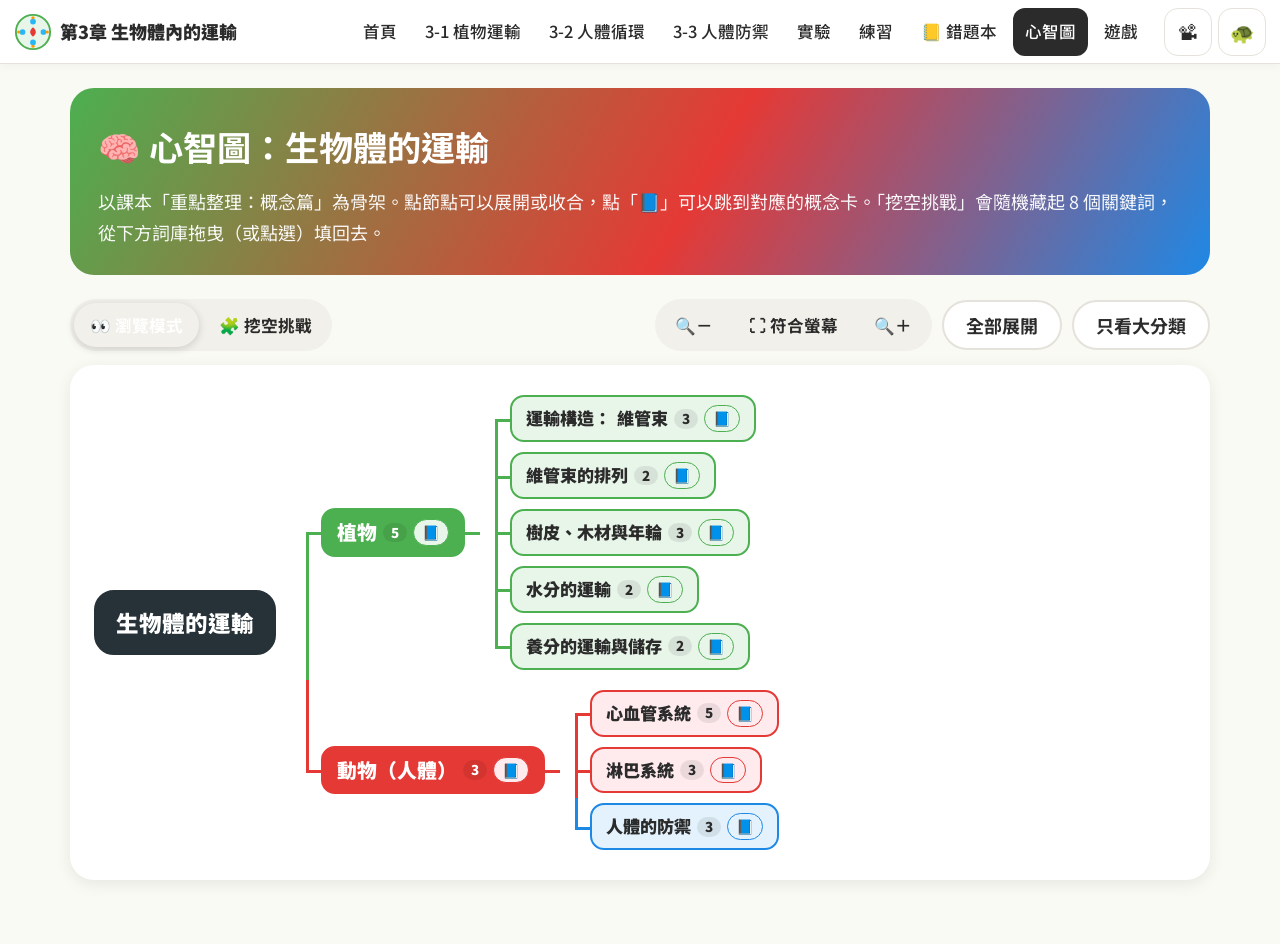
<file: mindmap.html>
<!DOCTYPE html>
<html lang="zh-Hant">
<head>
<meta charset="UTF-8">
<meta name="viewport" content="width=device-width, initial-scale=1">
<title>心智圖｜第3章 生物體內的運輸</title>
<link rel="stylesheet" href="css/style.css">
<script src="https://batyunching.github.io/bio/js/account.js" data-chapter="ch3" data-prefix="ch3."></script>
<style>
  .mm-wrap{ background:#fff; border-radius:24px; box-shadow:var(--shadow); padding:20px; overflow-x:auto; -webkit-overflow-scrolling:touch; }
  .mm{ display:inline-flex; align-items:center; min-width:max-content; padding:6px 10px; transform-origin:0 0; }
  #mmBox{ position:relative; overflow:hidden; }
  .mm-wrap{ padding:14px; }
  .mm ul{ list-style:none; margin:0; padding:0 0 0 30px; position:relative; display:flex; flex-direction:column; justify-content:center; }
  .mm ul::before{ content:''; position:absolute; left:0; top:50%; width:15px; border-top:3px solid var(--lc,#B0BEC5); }
  .mm li{ position:relative; display:flex; align-items:center; padding:5px 0 5px 15px; }
  .mm li::before{ content:''; position:absolute; left:0; top:50%; width:15px; border-top:3px solid var(--lc,#B0BEC5); }
  .mm li::after{ content:''; position:absolute; left:0; top:0; bottom:0; border-left:3px solid var(--lc,#B0BEC5); }
  .mm li:first-child::after{ top:50%; } .mm li:last-child::after{ bottom:50%; }
  .mm li:only-child::after{ display:none; }
  .mm li.collapsed > ul{ display:none; }
  .node{ display:inline-flex; align-items:center; gap:6px; border-radius:14px; padding:8px 14px; font-weight:700; font-size:.95rem; background:#fff; border:2.5px solid var(--lc,#B0BEC5); min-height:44px; cursor:pointer; font-family:inherit; color:inherit; text-align:left; white-space:normal; max-width:440px; line-height:1.45; }
  .node.l0{ font-size:1.25rem; font-weight:900; background:#263238; color:#fff; border-color:#263238; padding:14px 20px; border-radius:20px; }
  .node.l1{ font-size:1.1rem; font-weight:900; color:#fff; background:var(--lc); }
  .node.l2{ background:var(--ll,#fff); font-weight:900; }
  .node .tg{ font-size:.75rem; border-radius:999px; padding:0 8px; background:rgba(0,0,0,.08); }
  .node .go{ text-decoration:none; font-size:.8rem; border-radius:999px; padding:2px 8px; background:var(--ll,#eee); border:1px solid var(--lc); color:inherit; }
  .node .kw{ background:none; }
  .br-plant{ --lc:#4CAF50; --ll:#E8F5E9; } .br-body{ --lc:#E53935; --ll:#FFEBEE; } .br-def{ --lc:#1E88E5; --ll:#E3F2FD; }
  .blank{ display:inline-flex; min-width:96px; min-height:34px; border:2.5px dashed var(--lc); border-radius:10px; align-items:center; justify-content:center; padding:0 8px; background:#FFFDE7; color:var(--c-muted); font-weight:900; }
  .blank.filled{ border-style:solid; color:#263238; background:#fff; }
  .blank.right{ background:#E8F5E9; border-color:var(--c-ok); color:var(--c-ok); }
  .blank.wrong{ background:#FFEBEE; border-color:var(--c-ng); color:var(--c-ng); }
  .blank.target{ outline:3px solid #FFB300; }
  .bank{ position:sticky; bottom:0; z-index:5; background:rgba(250,250,245,.96); border-top:2px solid var(--c-line); padding:12px; margin-top:14px; border-radius:18px; display:flex; flex-wrap:wrap; gap:10px; align-items:center; }
  .chipw{ min-height:48px; padding:6px 16px; border-radius:999px; border:2.5px solid #263238; background:#fff; font-family:inherit; font-weight:900; font-size:1rem; cursor:grab; touch-action:none; user-select:none; color:inherit; }
  .chipw.sel{ background:#263238; color:#fff; }
  .chipw.used{ opacity:.25; pointer-events:none; }
  .drag-ghost{ position:fixed; z-index:300; pointer-events:none; transform:translate(-50%,-50%); }
  .mmbar{ display:flex; gap:10px; flex-wrap:wrap; align-items:center; margin-bottom:14px; }
</style>
</head>
<body data-page="mindmap" data-root="./">
<main class="wrap">
  <div class="page-hero" style="background:linear-gradient(120deg,#4CAF50,#E53935 55%,#1E88E5)">
    <h1>🧠 心智圖：生物體的運輸</h1>
    <p>以課本「重點整理：概念篇」為骨架。點節點可以展開或收合，點「📘」可以跳到對應的概念卡。「挖空挑戰」會隨機藏起 8 個關鍵詞，從下方詞庫拖曳（或點選）填回去。</p>
  </div>

  <div class="mmbar">
    <div class="seg" id="segMode"><button data-v="view" aria-pressed="true">👀 瀏覽模式</button><button data-v="quiz">🧩 挖空挑戰</button></div>
    <span style="flex:1"></span>
    <span class="seg" style="align-items:center"><button id="zOut" title="縮小">🔍－</button><button id="zFit" title="符合螢幕">⛶ 符合螢幕</button><button id="zIn" title="放大">🔍＋</button></span>
    <button class="btn ghost" id="btnExpand">全部展開</button>
    <button class="btn ghost" id="btnCollapse">只看大分類</button>
  </div>

  <div class="mm-wrap"><div id="mmBox"><div class="mm" id="mm"></div></div></div>
  <div class="bank" id="bank" style="display:none"></div>
</main>

<script src="js/common.js"></script>
<script src="js/unit.js"></script>
<script>
(function(){
  'use strict';
  /* 節點：t 文字（{關鍵詞} 可被挖空）、c 子節點、go 連結、br 分支色 */
  var TREE = { t:'生物體的運輸', c:[
    { t:'植物', br:'br-plant', go:'unit3-1.html', c:[
      { t:'運輸構造：{維管束}', go:'unit3-1.html#b1', c:[
        { t:'{木質部}：運輸水分和礦物質（在內側）' },
        { t:'{韌皮部}：運輸養分（在外側）' },
        { t:'{形成層}：向內產生木質部、向外產生韌皮部' }
      ]},
      { t:'維管束的排列', go:'unit3-1.html#b1', c:[
        { t:'{散生排列}：無形成層（玉米、水稻、小麥）' },
        { t:'{環狀排列}：有形成層，莖可加粗（向日葵、榕樹）' }
      ]},
      { t:'樹皮、木材與年輪', go:'unit3-1.html#b2', c:[
        { t:'木材：木質部向內累積' },
        { t:'{樹皮}：韌皮部及其外側' },
        { t:'{年輪}：春夏細胞大色淺、秋冬細胞小色深' }
      ]},
      { t:'水分的運輸', go:'unit3-1.html#b3', c:[
        { t:'{根毛}：增加吸收水分的表面積' },
        { t:'{蒸散作用}：水分由氣孔散失，是水分向上運輸的動力' }
      ]},
      { t:'養分的運輸與儲存', go:'unit3-1.html#b3', c:[
        { t:'由韌皮部運送，可上可下' },
        { t:'儲存在根和莖，需要時再分解利用' }
      ]}
    ]},
    { t:'動物（人體）', br:'br-body', go:'unit3-2.html', c:[
      { t:'心血管系統', go:'unit3-2.html#b1', c:[
        { t:'{心臟}：四腔室、心搏是動力、{瓣膜}防倒流' },
        { t:'血管：動脈、{微血管}、靜脈' },
        { t:'血液：血漿、{紅血球}、{白血球}、{血小板}' },
        { t:'{體循環}：左心室→主動脈→…→大靜脈→右心房' },
        { t:'{肺循環}：右心室→肺動脈→肺微血管→肺靜脈→左心房' }
      ]},
      { t:'淋巴系統', go:'unit3-2.html#b4', c:[
        { t:'血漿滲出成{組織液}→滲入淋巴管成為淋巴→注入靜脈' },
        { t:'{淋巴結}：過濾病原體' },
        { t:'功能：回收滲漏血漿、防禦疾病' }
      ]},
      { t:'人體的防禦', br:'br-def', go:'unit3-3.html', c:[
        { t:'{非專一性防禦}：第一道 皮膜的阻隔、第二道 發炎反應與吞噬作用' },
        { t:'{專一性防禦}：第三道 特殊白血球破壞受感染細胞、產生{抗體}' },
        { t:'{疫苗}：模擬病原體，第二次反應快又強' }
      ]}
    ]}
  ]};
  var mm = document.getElementById('mm'), bank = document.getElementById('bank');
  var mode = 'view', blanks = {}, answers = {}, picked = null;

  function label(t){
    return t.replace(/\{([^}]+)\}/g, function(_, w){
      if(mode === 'quiz' && blanks[w]) return '<span class="blank" data-w="'+w+'" data-n="'+blanks[w]+'">'+(answers[w] || '（'+blanks[w]+'）')+'</span>';
      return '<span class="kw">'+w+'</span>';
    });
  }
  function nodeHtml(n, lvl){
    var h = '<li class="'+(n.br||'')+(lvl >= 2 && mode === 'view' && n.c ? ' collapsed' : '')+'">';
    h += '<span class="node l'+lvl+'" '+(n.c ? 'role="button" tabindex="0" data-toggle' : '')+'>' + label(n.t) +
      (n.c && lvl > 0 ? ' <span class="tg">'+n.c.length+'</span>' : '') +
      (n.go && mode === 'view' ? ' <a class="go" href="'+n.go+'" title="到概念卡">📘</a>' : '') + '</span>';
    if(n.c) h += '<ul>' + n.c.map(function(c){ return nodeHtml(c, lvl + 1); }).join('') + '</ul>';
    return h + '</li>';
  }
  function draw(){
    mm.innerHTML = '<ul style="padding-left:0">' + nodeHtml(TREE, 0) + '</ul>';
    var top = mm.querySelector('ul'); top.style.setProperty('--lc','transparent');
    top.querySelector(':scope > li').style.padding = '0';
    fit();
  }
  /* ---- 自動縮放：盡量整張圖放進螢幕寬度 ---- */
  var userZoom = 1, box = document.getElementById('mmBox'), wrapEl = document.querySelector('.mm-wrap');
  function fit(){
    mm.style.transform = 'none';
    var natW = mm.scrollWidth, natH = mm.scrollHeight;
    var avail = wrapEl.clientWidth - 28;
    var sc = Math.min(1, avail / natW) * userZoom;
    sc = Math.max(.5, Math.min(1.6, sc));
    mm.style.transform = 'scale(' + sc.toFixed(3) + ')';
    box.style.height = Math.ceil(natH * sc) + 'px';
    box.style.width = Math.ceil(natW * sc) + 'px';
  }
  window.addEventListener('resize', fit);
  document.getElementById('zIn').addEventListener('click', function(){ userZoom = Math.min(2.5, userZoom * 1.15); fit(); });
  document.getElementById('zOut').addEventListener('click', function(){ userZoom = Math.max(.4, userZoom / 1.15); fit(); });
  document.getElementById('zFit').addEventListener('click', function(){ userZoom = 1; fit(); });
  mm.addEventListener('click', function(e){
    if(e.target.closest('a')) return;
    if(mode === 'quiz'){
      var b = e.target.closest('.blank'); if(b) fillBlank(b); return;
    }
    var n = e.target.closest('[data-toggle]'); if(!n) return;
    n.parentNode.classList.toggle('collapsed'); fit();
  });
  mm.addEventListener('keydown', function(e){ var n = e.target.closest('[data-toggle]'); if(n && (e.key === 'Enter' || e.key === ' ')){ e.preventDefault(); n.parentNode.classList.toggle('collapsed'); fit(); } });
  document.getElementById('btnExpand').addEventListener('click', function(){ mm.querySelectorAll('li').forEach(function(l){ l.classList.remove('collapsed'); }); fit(); });
  document.getElementById('btnCollapse').addEventListener('click', function(){ mm.querySelectorAll('li').forEach(function(l){ var lv = l.querySelector(':scope > .node'); if(lv && lv.classList.contains('l1')) l.classList.add('collapsed'); else l.classList.remove('collapsed'); }); fit(); });

  /* ===== 挖空挑戰 ===== */
  function allWords(){ var out = []; (function walk(n){ (n.t.match(/\{([^}]+)\}/g) || []).forEach(function(m){ out.push(m.slice(1,-1)); }); (n.c||[]).forEach(walk); })(TREE); return out; }
  function startQuiz(){
    blanks = {}; answers = {}; picked = null;
    CH3.shuffle(allWords()).slice(0, 8).forEach(function(w, i){ blanks[w] = i + 1; });
    draw(); renderBank();
  }
  function renderBank(msg){
    var words = CH3.shuffle(Object.keys(blanks));
    var used = Object.keys(answers).map(function(k){ return answers[k]; });
    bank.innerHTML = '<b>詞庫：</b>' + words.sort().map(function(w){ return '<button class="chipw'+(used.indexOf(w) >= 0 ? ' used' : '')+(picked === w ? ' sel' : '')+'" data-w="'+w+'">'+w+'</button>'; }).join('') +
      '<span style="flex:1"></span><button class="btn" id="btnCheck">✔ 檢查</button><button class="btn ghost" id="btnNew">🔀 換一組</button>' + (msg ? '<div style="flex-basis:100%">'+msg+'</div>' : '');
    bank.querySelectorAll('.chipw').forEach(bindChip);
    bank.querySelector('#btnCheck').addEventListener('click', check);
    bank.querySelector('#btnNew').addEventListener('click', startQuiz);
  }
  function place(word, blankEl){
    var w = blankEl.getAttribute('data-w');
    Object.keys(answers).forEach(function(k){ if(answers[k] === word) delete answers[k]; });
    answers[w] = word; picked = null;
    draw(); renderBank();
  }
  function fillBlank(b){
    var w = b.getAttribute('data-w');
    if(picked){ place(picked, b); return; }
    if(answers[w]){ delete answers[w]; draw(); renderBank(); }
    else CH3.toast('先從下方詞庫選一個詞');
  }
  function bindChip(ch){
    ch.addEventListener('pointerdown', function(e){
      var sx = e.clientX, sy = e.clientY, ghost = null, dragging = false, last = null;
      function move(ev){
        if(!dragging && Math.hypot(ev.clientX - sx, ev.clientY - sy) > 8){ dragging = true; ghost = ch.cloneNode(true); ghost.classList.add('drag-ghost'); ghost.classList.add('sel'); document.body.appendChild(ghost); }
        if(dragging){
          ev.preventDefault(); ghost.style.left = ev.clientX + 'px'; ghost.style.top = ev.clientY + 'px';
          var t = document.elementFromPoint(ev.clientX, ev.clientY), b = t && t.closest('.blank');
          if(last && last !== b) last.classList.remove('target'); if(b) b.classList.add('target'); last = b;
        }
      }
      function up(ev){
        document.removeEventListener('pointermove', move); document.removeEventListener('pointerup', up);
        if(dragging){ ghost.remove(); if(last){ last.classList.remove('target'); place(ch.getAttribute('data-w'), last); } }
        else { picked = picked === ch.getAttribute('data-w') ? null : ch.getAttribute('data-w'); renderBank(picked ? '已選「'+picked+'」，點上面的空格放進去。' : ''); }
      }
      document.addEventListener('pointermove', move, { passive:false }); document.addEventListener('pointerup', up);
    });
  }
  function check(){
    var right = 0, total = Object.keys(blanks).length;
    mm.querySelectorAll('.blank').forEach(function(b){
      var w = b.getAttribute('data-w'), ok = answers[w] === w;
      b.classList.toggle('right', ok); b.classList.toggle('wrong', !!answers[w] && !ok); if(ok) right++;
    });
    var best = CH3.store.get('mindmapBest', 0); if(right > best) CH3.store.set('mindmapBest', right);
    var msg = right === total ? '🎉 全部正確！' + (right > best ? '（新紀錄）' : '') : '答對 '+right+' / '+total+'。紅框的再想想，點一下空格可以拿掉。';
    bank.querySelector('div') ? null : null;
    var keep = bank.innerHTML; renderBank(msg);
    // renderBank 會重畫詞庫；重新標記對錯
    mm.querySelectorAll('.blank').forEach(function(b){ var w = b.getAttribute('data-w'), ok = answers[w] === w; b.classList.toggle('right', ok); b.classList.toggle('wrong', !!answers[w] && !ok); });
    if(right === total) CH3.toast('🎉 心智圖挖空挑戰完成！');
  }
  UNIT.seg(document.getElementById('segMode'), function(v){
    mode = v; bank.style.display = v === 'quiz' ? '' : 'none';
    document.getElementById('btnExpand').style.display = document.getElementById('btnCollapse').style.display = v === 'quiz' ? 'none' : '';
    if(v === 'quiz') startQuiz(); else draw();
  });
  draw();
})();
</script>
</body>
</html>
</file>
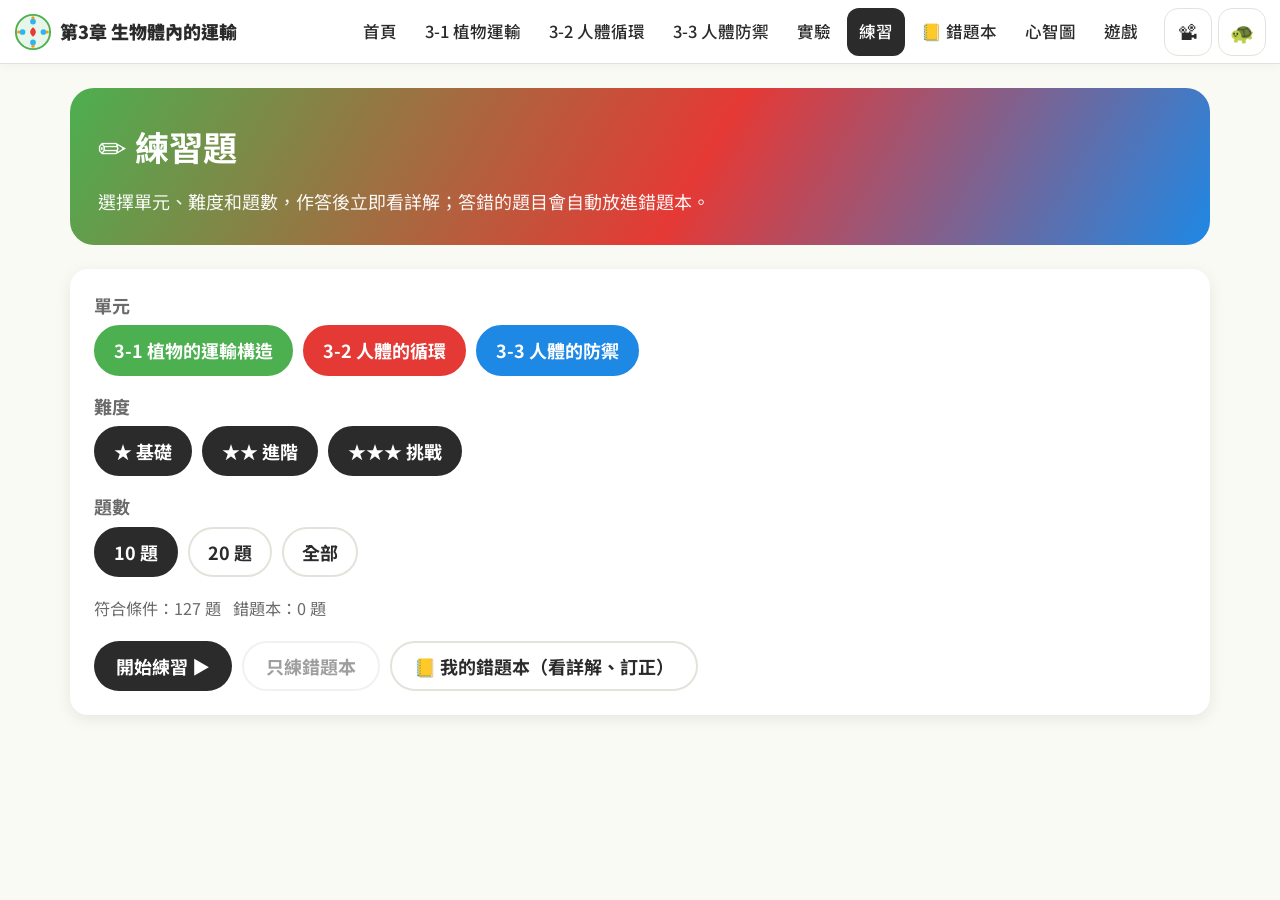
<file: quiz.html>
<!DOCTYPE html>
<html lang="zh-Hant">
<head>
<meta charset="UTF-8">
<meta name="viewport" content="width=device-width, initial-scale=1">
<title>練習題｜第3章 生物體內的運輸</title>
<link rel="stylesheet" href="css/style.css">
<script src="https://batyunching.github.io/bio/js/account.js" data-chapter="ch3" data-prefix="ch3."></script>
<style>
  .panel{ display:grid; gap:18px; }
  .field h3{ margin:0 0 8px; font-size:1rem; color:var(--c-muted); }
  .chips{ display:flex; flex-wrap:wrap; gap:10px; }
  .chip input{ position:absolute; opacity:0; pointer-events:none; }
  .chip span{
    display:inline-flex; align-items:center; min-height:48px; padding:8px 18px; border-radius:999px;
    border:2px solid var(--c-line); background:#fff; cursor:pointer; font-weight:700; user-select:none;
  }
  .chip input:checked + span{ background:var(--u,var(--c-text)); border-color:var(--u,var(--c-text)); color:#fff; }
  .chip input:focus-visible + span{ outline:3px solid #90CAF9; }
  .stat-row{ display:flex; gap:12px; flex-wrap:wrap; color:var(--c-muted); font-size:.9rem; }

  .qbox{ border-left:8px solid var(--u); }
  .qhead{ display:flex; justify-content:space-between; align-items:center; gap:10px; flex-wrap:wrap; margin-bottom:8px; }
  .stars{ color:#FFB300; letter-spacing:2px; }
  .qtext{ font-size:1.2rem; font-weight:700; margin:6px 0 16px; }
  .opts{ display:grid; gap:10px; }
  .opt{
    text-align:left; min-height:56px; padding:12px 16px; border-radius:14px; border:2px solid var(--c-line);
    background:#fff; font-family:inherit; font-size:1rem; cursor:pointer; display:flex; gap:12px; align-items:center; color:inherit;
  }
  .opt:hover:not(:disabled){ border-color:var(--u); background:var(--u-l); }
  .opt .k{ flex:0 0 34px; height:34px; border-radius:50%; background:#F1F0EA; display:flex; align-items:center; justify-content:center; font-weight:900; }
  .opt.correct{ border-color:var(--c-ok); background:#E8F5E9; }
  .opt.correct .k{ background:var(--c-ok); color:#fff; }
  .opt.wrong{ border-color:var(--c-ng); background:#FFEBEE; }
  .opt.wrong .k{ background:var(--c-ng); color:#fff; }
  .opt.selected{ border-color:var(--u); background:var(--u-l); }
  .tf{ grid-template-columns:1fr 1fr; }
  .tf .opt{ justify-content:center; font-size:1.3rem; font-weight:900; }

  /* 排序 */
  .order-pool, .order-ans{ display:flex; flex-wrap:wrap; gap:10px; min-height:64px; padding:10px; border-radius:14px; }
  .order-ans{ background:var(--u-l); border:2px dashed var(--u); margin-bottom:12px; }
  .order-ans:empty::before{ content:'依序點選下方項目放到這裡'; color:var(--c-muted); align-self:center; }
  .token{ min-height:48px; padding:8px 14px; border-radius:12px; border:2px solid var(--c-line); background:#fff; font-family:inherit; font-size:.95rem; cursor:pointer; font-weight:700; color:inherit; }
  .order-ans .token{ border-color:var(--u); }
  .token .n{ display:inline-block; min-width:24px; height:24px; border-radius:50%; background:var(--u); color:#fff; font-size:.8rem; margin-right:6px; text-align:center; line-height:24px; }
  .token.ok{ border-color:var(--c-ok); background:#E8F5E9; } .token.ng{ border-color:var(--c-ng); background:#FFEBEE; }

  /* 配對 */
  .match{ display:grid; grid-template-columns:1fr 1fr; gap:10px 16px; }
  .match .col{ display:grid; gap:10px; align-content:start; }
  .match .token{ width:100%; text-align:left; }
  .match .token.picked{ border-color:var(--u); background:var(--u-l); }
  .match .token.paired{ opacity:.95; }
  .pair-badge{ display:inline-block; width:24px; height:24px; border-radius:50%; color:#fff; font-size:.8rem; text-align:center; line-height:24px; margin-right:6px; }

  .feedback{ margin-top:16px; padding:14px 18px; border-radius:14px; display:none; }
  .feedback.show{ display:block; animation:pop .3s ease; }
  .feedback.ok{ background:#E8F5E9; border:2px solid var(--c-ok); }
  .feedback.ng{ background:#FFEBEE; border:2px solid var(--c-ng); }
  @keyframes pop{ from{ opacity:0; transform:translateY(8px);} to{ opacity:1; transform:none; } }
  .actions{ display:flex; gap:10px; margin-top:16px; flex-wrap:wrap; }
  .topbar{ display:flex; align-items:center; gap:14px; margin-bottom:14px; }
  .topbar .progress{ flex:1; }

  .result-grid{ display:grid; grid-template-columns:repeat(3,1fr); gap:14px; margin:18px 0; }
  @media (max-width:700px){ .result-grid{ grid-template-columns:1fr; } .tf{ grid-template-columns:1fr; } .match{ grid-template-columns:1fr; } }
  .rbox{ border-top:6px solid var(--u); text-align:center; }
  .rbox .pct{ font-size:2.2rem; font-weight:900; color:var(--u-d); }
  .big-score{ font-size:3rem; font-weight:900; text-align:center; }
  .wrong-list{ display:grid; gap:10px; margin-top:12px; }
  .wrong-item{ display:flex; gap:10px; align-items:flex-start; justify-content:space-between; padding:12px 14px; background:#fff; border-radius:12px; border-left:6px solid var(--u); }
  .hide{ display:none !important; }
</style>
</head>
<body data-page="quiz" data-root="./">
<main class="wrap">

  <!-- ===== 設定 ===== -->
  <div id="setup">
    <div class="page-hero" style="background:linear-gradient(120deg,#4CAF50,#E53935 55%,#1E88E5)">
      <h1>✏️ 練習題</h1>
      <p>選擇單元、難度和題數，作答後立即看詳解；答錯的題目會自動放進錯題本。</p>
    </div>

    <div class="card panel">
      <div class="field">
        <h3>單元</h3>
        <div class="chips">
          <label class="chip unit-31"><input type="checkbox" name="unit" value="3-1" checked><span>3-1 植物的運輸構造</span></label>
          <label class="chip unit-32"><input type="checkbox" name="unit" value="3-2" checked><span>3-2 人體的循環</span></label>
          <label class="chip unit-33"><input type="checkbox" name="unit" value="3-3" checked><span>3-3 人體的防禦</span></label>
        </div>
      </div>
      <div class="field">
        <h3>難度</h3>
        <div class="chips">
          <label class="chip"><input type="checkbox" name="level" value="1" checked><span>★ 基礎</span></label>
          <label class="chip"><input type="checkbox" name="level" value="2" checked><span>★★ 進階</span></label>
          <label class="chip"><input type="checkbox" name="level" value="3" checked><span>★★★ 挑戰</span></label>
        </div>
      </div>
      <div class="field">
        <h3>題數</h3>
        <div class="chips">
          <label class="chip"><input type="radio" name="count" value="10" checked><span>10 題</span></label>
          <label class="chip"><input type="radio" name="count" value="20"><span>20 題</span></label>
          <label class="chip"><input type="radio" name="count" value="all"><span>全部</span></label>
        </div>
      </div>
      <div class="stat-row"><span id="availInfo"></span><span id="wrongInfo"></span></div>
      <div class="actions" style="margin-top:0">
        <button class="btn" id="btnStart">開始練習 ▶</button>
        <button class="btn ghost" id="btnWrong">只練錯題本</button>
        <button class="btn ghost secondary" id="btnShowWrong">📒 我的錯題本（看詳解、訂正）</button>
      </div>
    </div>

    <div class="card hide" id="wrongPanel" style="margin-top:18px">
      <div style="display:flex;justify-content:space-between;align-items:center;gap:10px;flex-wrap:wrap">
        <h2 style="margin:0">📒 錯題本</h2>
        <button class="btn ghost" id="btnClearWrong">清空錯題本</button>
      </div>
      <div class="wrong-list" id="wrongList"></div>
    </div>
  </div>

  <!-- ===== 作答 ===== -->
  <div id="play" class="hide">
    <div class="topbar">
      <button class="icon-btn" id="btnQuit" title="結束練習">✕</button>
      <div class="progress"><span id="qProg" style="background:var(--c-text)"></span></div>
      <strong id="qCount">1/10</strong>
    </div>
    <div class="card qbox" id="qbox"></div>
  </div>

  <!-- ===== 結算 ===== -->
  <div id="result" class="hide">
    <div class="card">
      <h2 style="text-align:center">練習完成！</h2>
      <div class="big-score" id="score"></div>
      <div class="result-grid" id="unitResult"></div>
      <div class="actions" style="justify-content:center">
        <button class="btn" id="btnAgain">再練一次</button>
        <button class="btn ghost" id="btnRetryWrong">練這次答錯的題</button>
        <button class="btn ghost" id="btnBack">回到設定</button>
        <a class="btn ghost" href="wrongbook.html">📒 我的錯題本</a>
      </div>
    </div>
  </div>

</main>

<script src="js/common.js"></script>
<script src="data/questions.js"></script>
<script src="data/selfcheck.js"></script>
<script>
(function(){
  'use strict';
  var $ = function(id){ return document.getElementById(id); };
  var KEYS = ['A','B','C','D','E','F'];
  var PAIR_COLORS = ['#7E57C2','#00897B','#F4511E','#3949AB','#C0CA33','#6D4C41'];
  var list = [], cur = 0, results = [], answered = false;

  /* ---------- 設定區 ---------- */
  function selected(name){
    return Array.prototype.map.call(document.querySelectorAll('input[name="'+name+'"]:checked'), function(i){ return i.value; });
  }
  function pool(){
    return QB.filter({ units:selected('unit'), levels:selected('level').map(Number) });
  }
  function refreshInfo(){
    $('availInfo').textContent = '符合條件：' + pool().length + ' 題';
    $('wrongInfo').textContent = '錯題本：' + CH3.wrongBook.list().length + ' 題';
    $('btnWrong').disabled = CH3.wrongBook.list().length === 0;
  }
  document.querySelectorAll('#setup input').forEach(function(i){ i.addEventListener('change', refreshInfo); });

  function start(qs){
    if(!qs.length){ CH3.toast('沒有符合條件的題目，請調整篩選'); return; }
    list = qs; cur = 0; results = [];
    $('setup').classList.add('hide'); $('result').classList.add('hide'); $('play').classList.remove('hide');
    render(); window.scrollTo(0,0);
  }
  $('btnStart').addEventListener('click', function(){
    var c = document.querySelector('input[name="count"]:checked').value;
    var qs = CH3.shuffle(pool());
    if(c !== 'all') qs = qs.slice(0, Number(c));
    start(qs);
  });
  $('btnWrong').addEventListener('click', function(){
    start(CH3.shuffle(QB.filter({ ids:CH3.wrongBook.list() })));
  });

  /* 錯題本列表 */
  function renderWrong(){
    var ids = CH3.wrongBook.list(), html = '';
    if(!ids.length) html = '<p style="color:var(--c-muted)">目前沒有錯題，太棒了！</p>';
    ids.forEach(function(id){
      var q = QB.byId(id); if(!q) return;
      html += '<div class="wrong-item '+CH3.unitClass(q.unit)+'"><div><span class="tag">'+q.unit+'</span> '+q.question+
        '<div style="color:var(--c-muted);font-size:.85rem;margin-top:4px">💡 '+q.explain+'</div></div>' +
        '<button class="icon-btn" data-rm="'+id+'" title="移出錯題本">🗑</button></div>';
    });
    $('wrongList').innerHTML = html;
  }
  $('btnShowWrong').addEventListener('click', function(){ location.href = 'wrongbook.html'; });
  $('wrongList').addEventListener('click', function(e){
    var b = e.target.closest('[data-rm]'); if(!b) return;
    CH3.wrongBook.remove(b.getAttribute('data-rm')); renderWrong(); refreshInfo();
  });
  $('btnClearWrong').addEventListener('click', function(){
    CH3.wrongBook.clear(); renderWrong(); refreshInfo(); CH3.toast('錯題本已清空');
  });

  /* ---------- 出題 ---------- */
  function stars(n){ return '★★★'.slice(0,n) + '<span style="color:#ddd">' + '★★★'.slice(n) + '</span>'; }
  var TYPE_NAME = { single:'單選', tf:'是非', order:'排序', match:'配對', hotspot:'圖片標示' };

  function render(){
    answered = false;
    var q = list[cur], box = $('qbox');
    box.className = 'card qbox ' + CH3.unitClass(q.unit);
    $('qCount').textContent = (cur+1) + '/' + list.length;
    $('qProg').style.width = (cur / list.length * 100) + '%';

    var head = '<div class="qhead"><span><span class="tag">'+q.unit+' '+CH3.UNIT_NAMES[q.unit]+'</span> <span class="tag" style="background:#F1F0EA;color:#555">'+TYPE_NAME[q.type]+'</span>'+(q.src ? ' <span class="tag" style="background:#FFF8E1;color:#8D6E00">'+q.src+'</span>' : '')+'</span><span class="stars" aria-label="難度'+q.level+'">'+stars(q.level)+'</span></div>';
    var body = '<div class="qtext">'+q.question+'</div>';

    if(q.type === 'single'){
      // 打亂選項順序，記錄原始索引
      var order = CH3.shuffle(q.options.map(function(_,i){ return i; }));
      body += '<div class="opts">' + order.map(function(oi, k){
        return '<button class="opt" data-i="'+oi+'"><span class="k">'+KEYS[k]+'</span><span>'+q.options[oi]+'</span></button>';
      }).join('') + '</div>';
    } else if(q.type === 'tf'){
      body += '<div class="opts tf"><button class="opt" data-i="0">⭕ 正確</button><button class="opt" data-i="1">❌ 錯誤</button></div>';
    } else if(q.type === 'order'){
      var items = q.options.map(function(t,i){ return {t:t,i:i}; });
      var sh; do{ sh = CH3.shuffle(items); }while(items.length > 1 && sh.every(function(x,k){ return x.i === k; }));
      body += '<div class="order-ans" id="orderAns"></div><div class="order-pool" id="orderPool">' +
        sh.map(function(x){ return '<button class="token" data-i="'+x.i+'">'+x.t+'</button>'; }).join('') + '</div>' +
        '<div class="actions"><button class="btn" id="btnCheck" disabled>確認答案</button><button class="btn ghost" id="btnResetOrder">重排</button></div>';
    } else if(q.type === 'match'){
      var rights = CH3.shuffle(q.options.map(function(p,i){ return {t:p[1], i:i}; }));
      body += '<p style="margin-top:-8px;color:var(--c-muted)">先點左邊，再點右邊配成一對；點已配對的項目可取消。</p><div class="match"><div class="col" id="mLeft">' +
        q.options.map(function(p,i){ return '<button class="token" data-l="'+i+'">'+p[0]+'</button>'; }).join('') +
        '</div><div class="col" id="mRight">' +
        rights.map(function(r){ return '<button class="token" data-r="'+r.i+'">'+r.t+'</button>'; }).join('') +
        '</div></div><div class="actions"><button class="btn" id="btnCheck" disabled>確認答案</button></div>';
    }
    body += '<div class="feedback" id="fb" role="status"></div><div class="actions hide" id="nextWrap"><button class="btn" id="btnNextQ">'+(cur === list.length-1 ? '看結果 ▶' : '下一題 ▶')+'</button></div>';
    box.innerHTML = head + body;
    bind(q);
  }

  function bind(q){
    var box = $('qbox');
    box.onclick = null;
    if(q.type === 'single' || q.type === 'tf'){
      box.querySelectorAll('.opt').forEach(function(b){
        b.addEventListener('click', function(){
          if(answered) return;
          var pick = Number(b.getAttribute('data-i')), ok = pick === q.answer;
          box.querySelectorAll('.opt').forEach(function(o){
            o.disabled = true;
            if(Number(o.getAttribute('data-i')) === q.answer) o.classList.add('correct');
          });
          if(!ok) b.classList.add('wrong');
          finish(q, ok);
        });
      });
    }
    if(q.type === 'order'){
      var ans = $('orderAns'), poolEl = $('orderPool'), chk = $('btnCheck');
      function renumber(){
        Array.prototype.forEach.call(ans.children, function(t,k){
          var n = t.querySelector('.n'); if(!n){ n = document.createElement('span'); n.className = 'n'; t.insertBefore(n, t.firstChild); }
          n.textContent = k+1;
        });
        Array.prototype.forEach.call(poolEl.children, function(t){ var n = t.querySelector('.n'); if(n) n.remove(); });
        chk.disabled = poolEl.children.length !== 0;
      }
      box.onclick = function(e){
        var t = e.target.closest('.token'); if(!t || answered) return;
        if(t.parentNode === poolEl) ans.appendChild(t); else if(t.parentNode === ans) poolEl.appendChild(t);
        renumber();
      };
      $('btnResetOrder').addEventListener('click', function(){
        if(answered) return;
        while(ans.firstChild) poolEl.appendChild(ans.firstChild); renumber();
      });
      chk.addEventListener('click', function(){
        if(answered) return;
        var ok = true;
        Array.prototype.forEach.call(ans.children, function(t,k){
          var good = Number(t.getAttribute('data-i')) === k;
          t.classList.add(good ? 'ok' : 'ng'); if(!good) ok = false;
        });
        chk.disabled = true; $('btnResetOrder').disabled = true;
        finish(q, ok, ok ? '' : '正確順序：' + q.options.join(' → '));
      });
    }
    if(q.type === 'match'){
      var pairs = {}, picked = null, chk2 = $('btnCheck');
      function paint(){
        box.querySelectorAll('[data-l],[data-r]').forEach(function(t){
          t.classList.remove('picked','paired'); var b = t.querySelector('.pair-badge'); if(b) b.remove();
        });
        Object.keys(pairs).forEach(function(l, k){
          var c = PAIR_COLORS[Number(l) % PAIR_COLORS.length];
          [box.querySelector('[data-l="'+l+'"]'), box.querySelector('[data-r="'+pairs[l]+'"]')].forEach(function(t){
            t.classList.add('paired'); t.style.borderColor = c;
            var b = document.createElement('span'); b.className = 'pair-badge'; b.style.background = c; b.textContent = Number(l)+1;
            t.insertBefore(b, t.firstChild);
          });
        });
        box.querySelectorAll('[data-l],[data-r]').forEach(function(t){ if(!t.classList.contains('paired')) t.style.borderColor = ''; });
        if(picked !== null) box.querySelector('[data-l="'+picked+'"]').classList.add('picked');
        chk2.disabled = Object.keys(pairs).length !== q.options.length;
      }
      box.onclick = function(e){
        var t = e.target.closest('.token'); if(!t || answered) return;
        if(t.hasAttribute('data-l')){
          var l = t.getAttribute('data-l');
          if(pairs[l] !== undefined){ delete pairs[l]; picked = null; } else picked = (picked === l ? null : l);
        } else if(t.hasAttribute('data-r')){
          var r = t.getAttribute('data-r');
          var owner = Object.keys(pairs).filter(function(k){ return pairs[k] === r; })[0];
          if(owner !== undefined){ delete pairs[owner]; }
          else if(picked !== null){ pairs[picked] = r; picked = null; }
          else { CH3.toast('請先點左邊的項目'); }
        }
        paint();
      };
      chk2.addEventListener('click', function(){
        if(answered) return;
        var ok = true;
        box.querySelectorAll('.token').forEach(function(t){ t.style.borderColor = ''; });
        Object.keys(pairs).forEach(function(l){
          var good = pairs[l] === l;
          box.querySelector('[data-l="'+l+'"]').classList.add(good ? 'ok' : 'ng');
          box.querySelector('[data-r="'+pairs[l]+'"]').classList.add(good ? 'ok' : 'ng');
          if(!good) ok = false;
        });
        chk2.disabled = true;
        finish(q, ok, ok ? '' : '正確配對：' + q.options.map(function(p){ return p[0] + '－' + p[1]; }).join('；'));
      });
    }
  }

  function finish(q, ok, extra){
    answered = true;
    results.push({ q:q, ok:ok });
    CH3.record(q, ok, null, 'quiz');
    if(ok) CH3.wrongBook.remove(q.id); else CH3.wrongBook.add(q.id);
    var fb = $('fb');
    fb.className = 'feedback show ' + (ok ? 'ok' : 'ng');
    fb.innerHTML = '<strong>' + (ok ? '✅ 答對了！' : '❌ 再想想～已加入錯題本') + '</strong><div>💡 ' + q.explain + '</div>' + (extra ? '<div style="margin-top:6px;font-weight:700">' + extra + '</div>' : '');
    $('nextWrap').classList.remove('hide');
    $('btnNextQ').addEventListener('click', next);
    $('btnNextQ').focus();
  }
  function next(){
    cur++;
    if(cur >= list.length) showResult(); else { render(); window.scrollTo(0,0); }
  }

  /* ---------- 結算 ---------- */
  function showResult(){
    $('play').classList.add('hide'); $('result').classList.remove('hide');
    var right = results.filter(function(r){ return r.ok; }).length;
    $('score').textContent = right + ' / ' + results.length;
    var html = '';
    ['3-1','3-2','3-3'].forEach(function(u){
      var rs = results.filter(function(r){ return r.q.unit === u; });
      if(!rs.length) return;
      var c = rs.filter(function(r){ return r.ok; }).length;
      html += '<div class="card rbox '+CH3.unitClass(u)+'"><div class="tag">'+u+'</div><div>'+CH3.UNIT_NAMES[u]+'</div><div class="pct">'+Math.round(c/rs.length*100)+'%</div><div style="color:var(--c-muted)">'+c+' / '+rs.length+' 題</div></div>';
    });
    $('unitResult').innerHTML = html;
    $('btnRetryWrong').disabled = right === results.length;
    // 紀錄最佳成績
    var hist = CH3.store.get('quizHistory', []);
    hist.push({ t:Date.now(), right:right, total:results.length });
    CH3.store.set('quizHistory', hist.slice(-30));
    window.scrollTo(0,0);
  }
  $('btnAgain').addEventListener('click', function(){ start(CH3.shuffle(list)); });
  $('btnRetryWrong').addEventListener('click', function(){
    start(results.filter(function(r){ return !r.ok; }).map(function(r){ return r.q; }));
  });
  function backToSetup(){
    $('play').classList.add('hide'); $('result').classList.add('hide'); $('setup').classList.remove('hide');
    refreshInfo(); if(!$('wrongPanel').classList.contains('hide')) renderWrong();
  }
  $('btnBack').addEventListener('click', backToSetup);
  $('btnQuit').addEventListener('click', function(){
    if(results.length) showResult(); else backToSetup();
  });

  // 網址參數：quiz.html?unit=3-2 只選該單元
  var m = location.search.match(/unit=(3-[123])/);
  if(m){ document.querySelectorAll('input[name="unit"]').forEach(function(i){ i.checked = i.value === m[1]; }); }
  refreshInfo();
  // 網址參數：quiz.html?q=3-1-001,3-2-005 直接練這幾題（老師專區的「全班錯題練習」）
  var mq = location.search.match(/[?&]q=([^&]+)/);
  if(mq){
    var set = decodeURIComponent(mq[1]).split(',').map(function(id){ return QB.byId(id.trim()); }).filter(Boolean);
    if(set.length){ start(set); CH3.toast('老師指定練習：共 ' + set.length + ' 題'); }
  }
})();
</script>
</body>
</html>
</file>
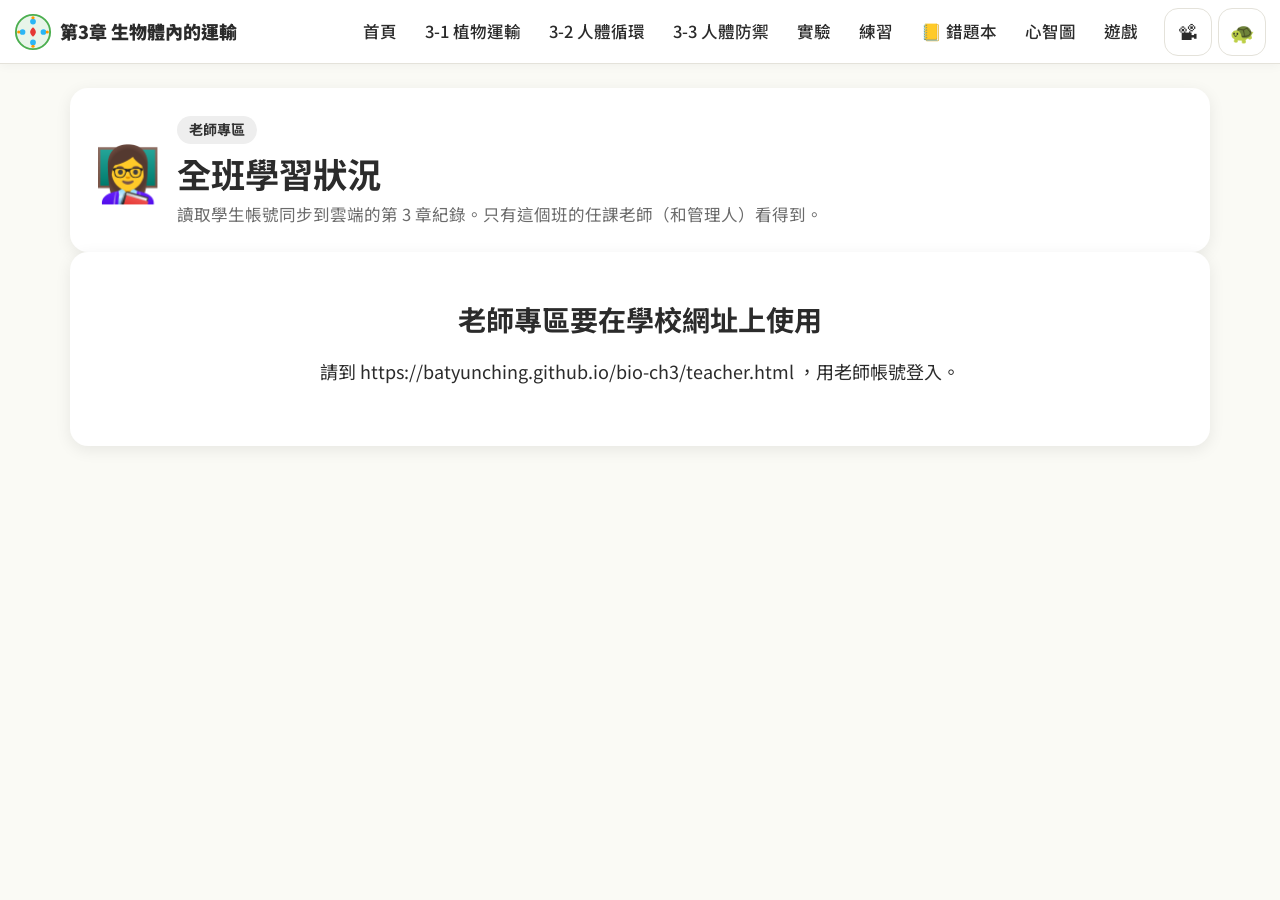
<file: teacher.html>
<!DOCTYPE html>
<html lang="zh-Hant">
<head>
<meta charset="UTF-8">
<meta name="viewport" content="width=device-width, initial-scale=1">
<title>老師專區｜第3章 生物體內的運輸</title>
<link rel="stylesheet" href="css/style.css">
<script src="https://batyunching.github.io/bio/js/account.js" data-chapter="ch3" data-prefix="ch3."></script>
<style>
  .tbar{ display:flex; gap:10px; flex-wrap:wrap; align-items:center; }
  .tbar select{ min-height:48px; font:inherit; font-weight:700; padding:6px 14px; border-radius:12px; border:2px solid var(--c-line); background:#fff; }
  .stats{ display:grid; grid-template-columns:repeat(auto-fit, minmax(150px, 1fr)); gap:12px; margin-top:16px; }
  .stat{ background:#fff; border:2px solid var(--c-line); border-radius:16px; padding:12px 8px; text-align:center; color:var(--c-muted); font-size:.9rem; }
  .stat b{ display:block; font-size:1.7rem; color:var(--c-text); }
  h2.sec{ margin:34px 0 6px; display:flex; align-items:center; gap:10px; }
  p.note{ margin:0 0 12px; color:var(--c-muted); font-size:.92rem; }
  .muted{ color:var(--c-muted); }

  /* 錯題排行 */
  .wq{ display:grid; grid-template-columns:2.4em 1fr auto; gap:12px; align-items:start; padding:14px 0; border-bottom:1px solid var(--c-line); }
  .wq:last-child{ border-bottom:0; }
  .wq .rk{ font-size:1.4rem; font-weight:900; color:var(--c-ng); text-align:center; }
  .wq .qt{ font-weight:700; }
  .wq .meta{ font-size:.85rem; color:var(--c-muted); margin-top:4px; display:flex; gap:10px; flex-wrap:wrap; align-items:center; }
  .wq .num{ text-align:right; font-size:.85rem; color:var(--c-muted); white-space:nowrap; }
  .wq .num b{ font-size:1.5rem; color:var(--c-ng); }
  .wq details{ margin-top:6px; font-size:.92rem; }
  .wq details summary{ cursor:pointer; color:var(--c-defense-d); font-weight:700; }
  .wq .opt-stat{ margin:6px 0 0; padding-left:1.2em; }
  .wq .opt-stat li.ans{ color:var(--c-ok); font-weight:700; }
  .pill{ display:inline-block; padding:1px 10px; border-radius:999px; font-size:.78rem; font-weight:700; color:#fff; background:var(--u, #888); }
  .unit-31{ --u:var(--c-plant); } .unit-32{ --u:var(--c-blood); } .unit-33{ --u:var(--c-defense); }
  .small-btn{ min-height:40px; padding:6px 14px; font-size:.9rem; }

  /* 熱圖 */
  .legend{ display:flex; gap:14px; flex-wrap:wrap; font-size:.85rem; color:var(--c-muted); margin:0 0 10px; }
  .legend i{ display:inline-block; width:14px; height:14px; border-radius:3px; vertical-align:-2px; margin-right:4px; }
  .hm-wrap{ overflow:auto; max-height:72vh; }
  table.hm{ border-collapse:separate; border-spacing:2px; font-size:.82rem; }
  table.hm th{ position:sticky; top:0; background:#fff; z-index:2; padding:4px; vertical-align:bottom; font-weight:700; }
  table.hm th.c{ writing-mode:vertical-rl; text-orientation:mixed; height:9.5em; white-space:nowrap; }
  table.hm th.c.unit-31{ color:var(--c-plant-d); } table.hm th.c.unit-32{ color:var(--c-blood-d); } table.hm th.c.unit-33{ color:var(--c-defense-d); }
  table.hm td.n{ position:sticky; left:0; background:#fff; z-index:1; white-space:nowrap; padding:4px 10px 4px 2px; font-weight:700; }
  table.hm td.x{ width:38px; min-width:38px; height:30px; text-align:center; font-size:.75rem; border-radius:4px; }
  td.x.none{ background:#F1F0EA; color:#aaa; }
  td.x.g{ background:#81C784; } td.x.m{ background:#FFD54F; } td.x.b{ background:#E57373; color:#fff; }
  td.x.few{ opacity:.5; }
  table.hm tr.avg td{ border-top:3px solid var(--c-text); }

  /* 進度總覽 */
  .tbl-wrap{ overflow:auto; }
  table.prog{ width:100%; border-collapse:collapse; font-size:.9rem; }
  table.prog th, table.prog td{ border-bottom:1px solid var(--c-line); padding:8px 8px; text-align:center; white-space:nowrap; }
  table.prog th{ cursor:pointer; user-select:none; position:sticky; top:0; background:#F6F5EE; }
  table.prog td:first-child, table.prog th:first-child{ text-align:left; }
  table.prog tbody tr{ cursor:pointer; }
  table.prog tbody tr:hover{ background:#FFFDE7; }
  table.prog tr.sel{ background:#E3F2FD; }
  .bar{ display:inline-block; width:70px; height:10px; border-radius:5px; background:#eee; vertical-align:middle; overflow:hidden; margin-right:6px; }
  .bar i{ display:block; height:100%; background:var(--c-plant); }
  .gone{ color:#bbb; }

  /* 個人明細 */
  .stu-grid{ display:grid; grid-template-columns:repeat(auto-fit, minmax(280px, 1fr)); gap:16px; }
  .cbar{ display:grid; grid-template-columns:9em 1fr 4.5em; gap:8px; align-items:center; font-size:.88rem; margin:5px 0; }
  .cbar .t{ height:12px; background:#eee; border-radius:6px; overflow:hidden; }
  .cbar .t i{ display:block; height:100%; }
  ol.wl{ margin:6px 0 0; padding-left:1.4em; font-size:.92rem; }
  ol.wl li{ margin:6px 0; }
  .locked{ text-align:center; padding:40px 20px; }
  .copied{ color:var(--c-ok); font-weight:700; font-size:.85rem; }
</style>
</head>
<body data-page="teacher" data-root="./">
<main class="wrap">
  <div class="card" style="display:flex;gap:16px;align-items:center;flex-wrap:wrap">
    <div style="font-size:3rem">👩‍🏫</div>
    <div style="flex:1;min-width:240px">
      <div class="tag">老師專區</div>
      <h1 style="margin:6px 0 4px">全班學習狀況</h1>
      <p class="note" style="margin:0">讀取學生帳號同步到雲端的第 3 章紀錄。只有這個班的任課老師（和管理人）看得到。</p>
    </div>
  </div>

  <div class="card locked" id="locked" hidden></div>

  <div id="app" hidden>
    <div class="card" style="margin-top:18px">
      <div class="tbar">
        <b>班級</b><select id="cls" aria-label="選擇班級"></select>
        <button class="btn" type="button" id="reload">↻ 重新讀取</button>
        <button class="btn ghost" type="button" id="csv">匯出 CSV</button>
        <span class="muted" style="font-size:.88rem" id="loadNote"></span>
      </div>
      <div class="stats" id="stats"></div>
    </div>

    <h2 class="sec">❌ 全班錯題排行（前 10 題）</h2>
    <p class="note">統計練習題和遊戲中答錯的題目，依「有幾位學生答錯」排序。可以投影單題講解，或把這 10 題出成一份全班練習。</p>
    <div class="card">
      <div class="tbar" style="margin-bottom:6px" id="wqOps" hidden>
        <a class="btn" id="wqPlay" target="_blank" rel="noopener">📝 用這 10 題出全班練習（投影）</a>
        <button class="btn ghost" type="button" id="wqCopy">🔗 複製練習連結給學生</button>
        <span id="wqMsg"></span>
      </div>
      <div id="wq"></div>
    </div>

    <h2 class="sec">🔥 全班概念熱圖</h2>
    <div class="legend"><span><i style="background:#81C784"></i>答對率 80% 以上</span><span><i style="background:#FFD54F"></i>50～79%</span><span><i style="background:#E57373"></i>未滿 50%</span><span><i style="background:#F1F0EA"></i>還沒作答</span><span>（淡色＝作答不到 3 題，僅供參考；滑鼠移到格子上可看題數）</span></div>
    <div class="card" style="padding:10px"><div class="hm-wrap" id="hm"></div></div>

    <h2 class="sec">📊 學習進度總覽</h2>
    <p class="note">點欄位名稱可以排序；<b>點一位學生</b>可以看他的錯題本和各概念答對率。</p>
    <div class="card tbl-wrap" style="padding:10px"><table class="prog" id="prog"></table></div>

    <div id="stu" hidden>
      <h2 class="sec" id="stuTitle"></h2>
      <div class="card"><div class="stu-grid" id="stuBody"></div></div>
    </div>
  </div>
</main>

<script src="js/common.js"></script>
<script src="data/questions.js"></script>
<script src="data/selfcheck.js"></script>
<script>
(function(){
  'use strict';
  var $ = function(id){ return document.getElementById(id); };
  function esc(s){ return String(s == null ? '' : s).replace(/[&<>"']/g, function(c){ return { '&':'&amp;', '<':'&lt;', '>':'&gt;', '"':'&quot;', "'":'&#39;' }[c]; }); }
  var C = CH3.CONCEPTS, NCARD = CH3.progress.total().total, NLAB = 3;
  var BASE = location.href.replace(/[^/]*$/, '');
  var db, me, isAdmin = false, classes = {}, rows = [], sortKey = 'seat', sortDir = 1, selSid = null, topWrong = [];

  function lock(msg){ $('locked').hidden = false; $('locked').innerHTML = msg; }
  var ready = window.BIO_ACCOUNT && BIO_ACCOUNT.ready ? BIO_ACCOUNT.ready : Promise.resolve(null);
  ready.then(function(){
    var A = window.BIO_ACCOUNT;
    if(!A || !A.online){ lock('<h2>老師專區要在學校網址上使用</h2><p>請到 https://batyunching.github.io/bio-ch3/teacher.html ，用老師帳號登入。</p>'); return; }
    if(!A.user){ lock('<h2>請先登入</h2><p><a class="btn" href="https://batyunching.github.io/bio/">到總入口登入</a></p>'); return; }
    if(!A.isTeacher){ lock('<h2>這一頁只有老師可以使用</h2><p><a class="btn" href="index.html">回第 3 章首頁</a></p>'); return; }
    db = firebase.database(); me = A.user;
    db.ref('admins/' + me.uid).get().then(function(s){ isAdmin = s.val() === true; }, function(){}).then(loadClasses);
  }, function(){ lock('<h2>登入失敗，請重新整理</h2>'); });

  function loadClasses(){
    $('app').hidden = false;
    db.ref('classes').get().then(function(s){
      var all = s.val() || {};
      classes = {};
      Object.keys(all).forEach(function(c){ if(isAdmin || all[c].owner === me.uid) classes[c] = all[c]; });
      var keys = Object.keys(classes).sort();
      $('cls').innerHTML = keys.map(function(c){ return '<option value="' + esc(c) + '">' + esc(c) + ' 班</option>'; }).join('') || '<option value="">（還沒有班級，請到總入口的老師工具設定）</option>';
      var last = CH3.store.get('teacherCls', ''); if(classes[last]) $('cls').value = last;
      if(keys.length) loadClass();
    }, function(e){ lock('<h2>讀取班級失敗</h2><p>' + esc(e.message) + '</p>'); });
  }
  function parse(v, d){ try{ return v == null ? d : JSON.parse(v); }catch(e){ return d; } }
  function loadClass(){
    var c = $('cls').value; if(!c) return;
    CH3.store.set('teacherCls', c); selSid = null; $('stu').hidden = true;
    $('loadNote').textContent = '讀取中…';
    var seats = Object.keys(classes[c].seats || {}).map(Number).sort(function(a, b){ return a - b; });
    Promise.all(seats.map(function(n){
      var sid = c + '-' + (n < 10 ? '0' + n : n);
      return db.ref('students/' + sid).get().then(function(s){ return { sid:sid, seat:n, v:s.val() || {} }; }, function(){ return { sid:sid, seat:n, v:{} }; });
    })).then(function(list){
      rows = list.map(function(x){
        var d = (x.v.data && x.v.data.ch3) || {}, get = function(k, def){ return parse(d['ch3%2E' + k], def); };
        var mastery = get('mastery', {}), qstat = get('qstat', {}), answers = get('answers', []);
        var n = 0, ok = 0; Object.keys(mastery).forEach(function(k){ n += mastery[k].n; ok += mastery[k].ok; });
        var hist = get('quizHistory', []), bestQ = null;
        hist.forEach(function(h){ if(h.total){ var p = h.right / h.total; if(bestQ == null || p > bestQ.p) bestQ = { p:p, s:h.right + '/' + h.total }; } });
        var labDone = get('labDone', {}), badges = get('badges', {}), best = get('best', {}), stars = get('plumberStars', []);
        return {
          sid:x.sid, seat:x.seat, name:(x.v.profile && x.v.profile.name) || '',
          mastery:mastery, qstat:qstat, answers:answers,
          understood:get('cardPassed', []).length,  // 只算通過 3 題檢核的概念卡
          n:n, acc:n ? ok / n : null,
          wrong:get('wrongbook', []),
          wrongN:get('wrongbook', []).length,
          quizN:hist.length, quizBest:bestQ ? bestQ.p : null, quizBestS:bestQ ? bestQ.s : '',
          lab:Object.keys(labDone).filter(function(k){ return labDone[k]; }).length,
          badges:Object.keys(badges).length,
          stars:(stars || []).reduce(function(a, b){ return a + (b || 0); }, 0),
          mind:get('mindmapBest', 0),
          seen:(x.v.lastSeen && x.v.lastSeen.ch3) || 0
        };
      });
      $('loadNote').textContent = '已讀取 ' + rows.length + ' 位學生　' + new Date().toLocaleTimeString('zh-TW', { hour:'2-digit', minute:'2-digit' });
      render();
    });
  }
  function cellClass(m){ if(!m || !m.n) return 'none'; var p = m.ok / m.n; return (p >= .8 ? 'g' : p >= .5 ? 'm' : 'b') + (m.n < 3 ? ' few' : ''); }
  function qLink(ids){ return BASE + 'quiz.html?q=' + ids.join(','); }

  function render(){
    var active = rows.filter(function(r){ return r.n > 0 || r.understood > 0 || r.seen; });
    var tn = 0, tok = 0; rows.forEach(function(r){ tn += r.n; tok += r.acc == null ? 0 : Math.round(r.acc * r.n); });
    function avg(k){ return active.length ? (active.reduce(function(s, r){ return s + r[k]; }, 0) / active.length).toFixed(1) : '—'; }
    $('stats').innerHTML =
      '<div class="stat"><b>' + active.length + ' / ' + rows.length + '</b>已開始學習</div>' +
      '<div class="stat"><b>' + avg('understood') + '</b>平均概念卡（/' + NCARD + '）</div>' +
      '<div class="stat"><b>' + tn + '</b>全班作答題數</div>' +
      '<div class="stat"><b>' + (tn ? Math.round(tok / tn * 100) + '%' : '—') + '</b>全班答對率</div>' +
      '<div class="stat"><b>' + avg('wrongN') + '</b>平均錯題本題數</div>' +
      '<div class="stat"><b>' + avg('lab') + '</b>平均完成實驗（/' + NLAB + '）</div>';
    renderWrong(); renderHeat(); renderProg();
  }

  /* ---------- 錯題排行 ---------- */
  function renderWrong(){
    var st = {};  // qid → { wrongWho, tried, n, ok, inBook, picks }
    rows.forEach(function(r){
      Object.keys(r.qstat).forEach(function(id){
        var x = r.qstat[id], o = st[id] = st[id] || { wrongWho:0, tried:0, n:0, ok:0, inBook:0, picks:{} };
        o.tried++; o.n += x.n; o.ok += x.ok; if(x.ok < x.n) o.wrongWho++;
      });
      r.wrong.forEach(function(id){ var o = st[id] = st[id] || { wrongWho:0, tried:0, n:0, ok:0, inBook:0, picks:{} }; o.inBook++; if(!r.qstat[id]){ o.wrongWho++; o.tried++; } });
      r.answers.forEach(function(a){ if(!a.ok && a.p !== '' && st[a.q]){ st[a.q].picks[a.p] = (st[a.q].picks[a.p] || 0) + 1; } });
    });
    topWrong = Object.keys(st).filter(function(id){ return st[id].wrongWho > 0 && QB.byId(id); })
      .sort(function(a, b){ return st[b].wrongWho - st[a].wrongWho || (st[a].ok / (st[a].n || 1)) - (st[b].ok / (st[b].n || 1)); }).slice(0, 10);
    if(!topWrong.length){ $('wq').innerHTML = '<p class="muted" style="text-align:center;margin:10px 0">目前還沒有錯題紀錄（學生做練習題或玩遊戲後就會出現）。</p>'; $('wqOps').hidden = true; return; }
    $('wqOps').hidden = false; $('wqPlay').href = qLink(topWrong); $('wqMsg').textContent = '';
    $('wq').innerHTML = topWrong.map(function(id, i){
      var q = QB.byId(id), o = st[id], acc = o.n ? Math.round(o.ok / o.n * 100) + '%' : '—';
      var opts = '';
      if(q.type === 'single' || q.type === 'tf'){
        var labels = q.type === 'tf' ? ['正確','錯誤'] : q.options;
        opts = '<ol class="opt-stat" type="A">' + labels.map(function(t, k){ var c = o.picks[k] || 0; return '<li' + (k === q.answer ? ' class="ans"' : '') + '>' + esc(t) + (k === q.answer ? '（正解）' : c ? '　<span style="color:var(--c-ng)">← ' + c + ' 次選錯到這裡</span>' : '') + '</li>'; }).join('') + '</ol>';
      } else if(q.type === 'order'){ opts = '<p style="margin:6px 0 0">正確順序：' + q.options.map(esc).join(' → ') + '</p>'; }
      else if(q.type === 'match'){ opts = '<p style="margin:6px 0 0">正確配對：' + q.options.map(function(p){ return esc(p[0]) + '－' + esc(p[1]); }).join('；') + '</p>'; }
      return '<div class="wq"><div class="rk">' + (i + 1) + '</div><div><div class="qt">' + esc(q.question) + '</div>' +
        '<div class="meta"><span class="pill ' + CH3.unitClass(q.unit) + '">' + q.unit + '</span><span>' + esc((q.tags || []).join('、')) + '</span><span>全班答對率 ' + acc + '</span><span>目前 ' + o.inBook + ' 人留在錯題本</span>' +
        '<a class="btn ghost small-btn" href="' + qLink([id]) + '" target="_blank" rel="noopener">📽 投影這題</a></div>' +
        '<details><summary>看選項、學生選錯的地方與詳解</summary>' + opts + '<p style="margin:6px 0 0">💡 ' + esc(q.explain) + '</p></details></div>' +
        '<div class="num"><b>' + o.wrongWho + '</b> 人答錯<br>' + o.tried + ' 人作答過</div></div>';
    }).join('');
  }
  $('wqCopy').addEventListener('click', function(){
    var url = qLink(topWrong);
    function done(){ $('wqMsg').innerHTML = '<span class="copied">✔ 已複製，可以貼到 Classroom 或 LINE 給學生</span>'; }
    if(navigator.clipboard) navigator.clipboard.writeText(url).then(done, function(){ prompt('請複製這個連結：', url); });
    else prompt('請複製這個連結：', url);
  });

  /* ---------- 熱圖 ---------- */
  function renderHeat(){
    var h = '<table class="hm"><thead><tr><th style="position:sticky;left:0;z-index:3;text-align:left">座號</th>' + C.map(function(c){
      return '<th class="c ' + CH3.unitClass(c.unit) + '">' + c.unit + ' ' + esc(c.t) + '</th>';
    }).join('') + '</tr></thead><tbody>';
    rows.forEach(function(r){
      h += '<tr><td class="n">' + r.seat + ' 號 ' + esc(r.name) + '</td>' + C.map(function(c){
        var m = r.mastery[c.id];
        return '<td class="x ' + cellClass(m) + '" title="' + r.seat + ' 號｜' + esc(c.t) + '：' + (m && m.n ? m.ok + '/' + m.n + ' 題答對' : '還沒作答') + '">' + (m && m.n ? Math.round(m.ok / m.n * 100) : '') + '</td>';
      }).join('') + '</tr>';
    });
    h += '<tr class="avg"><td class="n">全班平均</td>' + C.map(function(c){
      var n = 0, ok = 0; rows.forEach(function(r){ var m = r.mastery[c.id]; if(m){ n += m.n; ok += m.ok; } });
      return '<td class="x ' + cellClass(n ? { n:n, ok:ok } : null) + '" title="全班｜' + esc(c.t) + '：' + (n ? ok + '/' + n : '還沒作答') + '">' + (n ? Math.round(ok / n * 100) : '') + '</td>';
    }).join('') + '</tr></tbody></table>';
    $('hm').innerHTML = h;
  }

  /* ---------- 進度總覽 ---------- */
  var COLS = [
    ['seat','座號'], ['understood','概念卡'], ['n','作答題數'], ['acc','答對率'], ['wrongN','錯題本'],
    ['quizN','練習次數'], ['quizBest','最佳練習'], ['lab','實驗'], ['mind','心智圖'], ['stars','水管工★'], ['badges','徽章'], ['seen','最後上線']
  ];
  function fmt(k, r){
    var v = r[k];
    if(k === 'seat') return v + ' 號 ' + esc(r.name);
    if(k === 'understood') return '<span class="bar"><i style="width:' + Math.round(v / NCARD * 100) + '%"></i></span>' + v + '/' + NCARD;
    if(k === 'acc') return v == null ? '—' : Math.round(v * 100) + '%';
    if(k === 'wrongN') return v ? '<b style="color:var(--c-ng)">' + v + '</b>' : '0';
    if(k === 'quizBest') return v == null ? '—' : r.quizBestS;
    if(k === 'lab') return v + '/' + NLAB;
    if(k === 'mind') return v || '—';
    if(k === 'stars') return v + '/15';
    if(k === 'seen') return v ? new Date(v).toLocaleString('zh-TW', { month:'numeric', day:'numeric', hour:'2-digit', minute:'2-digit' }) : '<span class="gone">還沒進來過</span>';
    return v;
  }
  function renderProg(){
    var list = rows.slice().sort(function(a, b){ var x = a[sortKey], y = b[sortKey]; x = x == null ? -1 : x; y = y == null ? -1 : y; return (x > y ? 1 : x < y ? -1 : 0) * sortDir; });
    $('prog').innerHTML = '<thead><tr>' + COLS.map(function(c){ return '<th data-k="' + c[0] + '">' + c[1] + (sortKey === c[0] ? (sortDir > 0 ? ' ▲' : ' ▼') : '') + '</th>'; }).join('') + '</tr></thead><tbody>' +
      list.map(function(r){ return '<tr data-sid="' + r.sid + '"' + (r.sid === selSid ? ' class="sel"' : '') + '>' + COLS.map(function(c){ return '<td>' + fmt(c[0], r) + '</td>'; }).join('') + '</tr>'; }).join('') + '</tbody>';
  }
  $('prog').addEventListener('click', function(e){
    var th = e.target.closest('th');
    if(th){ var k = th.getAttribute('data-k'); if(sortKey === k) sortDir = -sortDir; else { sortKey = k; sortDir = k === 'seat' ? 1 : -1; } renderProg(); return; }
    var tr = e.target.closest('tr[data-sid]'); if(tr) showStudent(tr.getAttribute('data-sid'));
  });

  /* ---------- 個人明細 ---------- */
  function showStudent(sid){
    selSid = sid; renderProg();
    var r = rows.filter(function(x){ return x.sid === sid; })[0]; if(!r) return;
    $('stu').hidden = false;
    $('stuTitle').textContent = '🧑‍🎓 ' + r.seat + ' 號 ' + r.name + ' 的學習狀況';
    var bars = C.map(function(c){
      var m = r.mastery[c.id], p = m && m.n ? m.ok / m.n : null;
      var col = p == null ? '#ddd' : p >= .8 ? '#66BB6A' : p >= .5 ? '#FFCA28' : '#EF5350';
      return '<div class="cbar"><span>' + c.unit + ' ' + esc(c.t) + '</span><span class="t"><i style="width:' + (p == null ? 0 : Math.max(4, p * 100)) + '%;background:' + col + '"></i></span><span class="muted">' + (m && m.n ? m.ok + '/' + m.n : '—') + '</span></div>';
    }).join('');
    var wq = r.wrong.map(function(id){ return QB.byId(id); }).filter(Boolean);
    var wl = wq.length ? '<ol class="wl">' + wq.map(function(q){ return '<li><span class="pill ' + CH3.unitClass(q.unit) + '">' + q.unit + '</span> ' + esc(q.question) + '</li>'; }).join('') + '</ol>' +
      '<div class="tbar" style="margin-top:12px"><a class="btn small-btn" href="' + qLink(r.wrong) + '" target="_blank" rel="noopener">📝 開啟他的錯題練習</a><button class="btn ghost small-btn" type="button" id="stuCopy">🔗 複製錯題練習連結</button><span id="stuMsg"></span></div>'
      : '<p class="muted">錯題本是空的 👍</p>';
    var recent = r.answers.slice(-20).reverse();
    var rec = recent.length ? '<ol class="wl" style="list-style:none;padding:0">' + recent.map(function(a){ var q = QB.byId(a.q); return '<li>' + (a.ok ? '✅' : '❌') + ' <span class="muted">' + new Date(a.t).toLocaleString('zh-TW', { month:'numeric', day:'numeric', hour:'2-digit', minute:'2-digit' }) + '｜' + (a.s === 'game' ? '遊戲' : a.s === 'card' ? '概念卡' : '練習') + '</span> ' + esc(q ? q.question.slice(0, 32) : a.q) + '</li>'; }).join('') + '</ol>' : '<p class="muted">還沒有作答紀錄。</p>';
    $('stuBody').innerHTML = '<div><h3 style="margin-top:0">各概念答對率</h3>' + bars + '</div>' +
      '<div><h3 style="margin-top:0">📒 錯題本（' + wq.length + ' 題）</h3>' + wl + '</div>' +
      '<div><h3 style="margin-top:0">🕘 最近 20 次作答</h3>' + rec + '</div>';
    var cb = $('stuCopy');
    if(cb) cb.addEventListener('click', function(){
      var url = qLink(r.wrong);
      function done(){ $('stuMsg').innerHTML = '<span class="copied">✔ 已複製</span>'; }
      if(navigator.clipboard) navigator.clipboard.writeText(url).then(done, function(){ prompt('請複製這個連結：', url); }); else prompt('請複製這個連結：', url);
    });
    $('stu').scrollIntoView({ behavior:'smooth', block:'start' });
  }

  $('cls').addEventListener('change', loadClass);
  $('reload').addEventListener('click', loadClass);
  $('csv').addEventListener('click', function(){
    if(!rows.length) return;
    var head = ['座號','姓名','概念卡','作答題數','答對率','錯題本題數','練習次數','最佳練習','實驗完成','心智圖最佳','水管工星星','徽章','最後上線'].concat(C.map(function(c){ return c.unit + ' ' + c.t + ' 答對率'; }));
    var lines = [head].concat(rows.map(function(r){
      return [r.seat, r.name, r.understood + '/' + NCARD, r.n, r.acc == null ? '' : Math.round(r.acc * 100) + '%', r.wrongN, r.quizN, r.quizBestS, r.lab + '/' + NLAB, r.mind || '', r.stars, r.badges, r.seen ? new Date(r.seen).toLocaleString('zh-TW') : '']
        .concat(C.map(function(c){ var m = r.mastery[c.id]; return m && m.n ? Math.round(m.ok / m.n * 100) + '%' : ''; }));
    }));
    var csv = '﻿' + lines.map(function(l){ return l.map(function(x){ x = String(x == null ? '' : x); return /[",\n]/.test(x) ? '"' + x.replace(/"/g, '""') + '"' : x; }).join(','); }).join('\n');
    var a = document.createElement('a'); a.href = URL.createObjectURL(new Blob([csv], { type:'text/csv' })); a.download = '第3章_' + $('cls').value + '班_學習狀況.csv'; a.click();
  });
})();
</script>
</body>
</html>
</file>
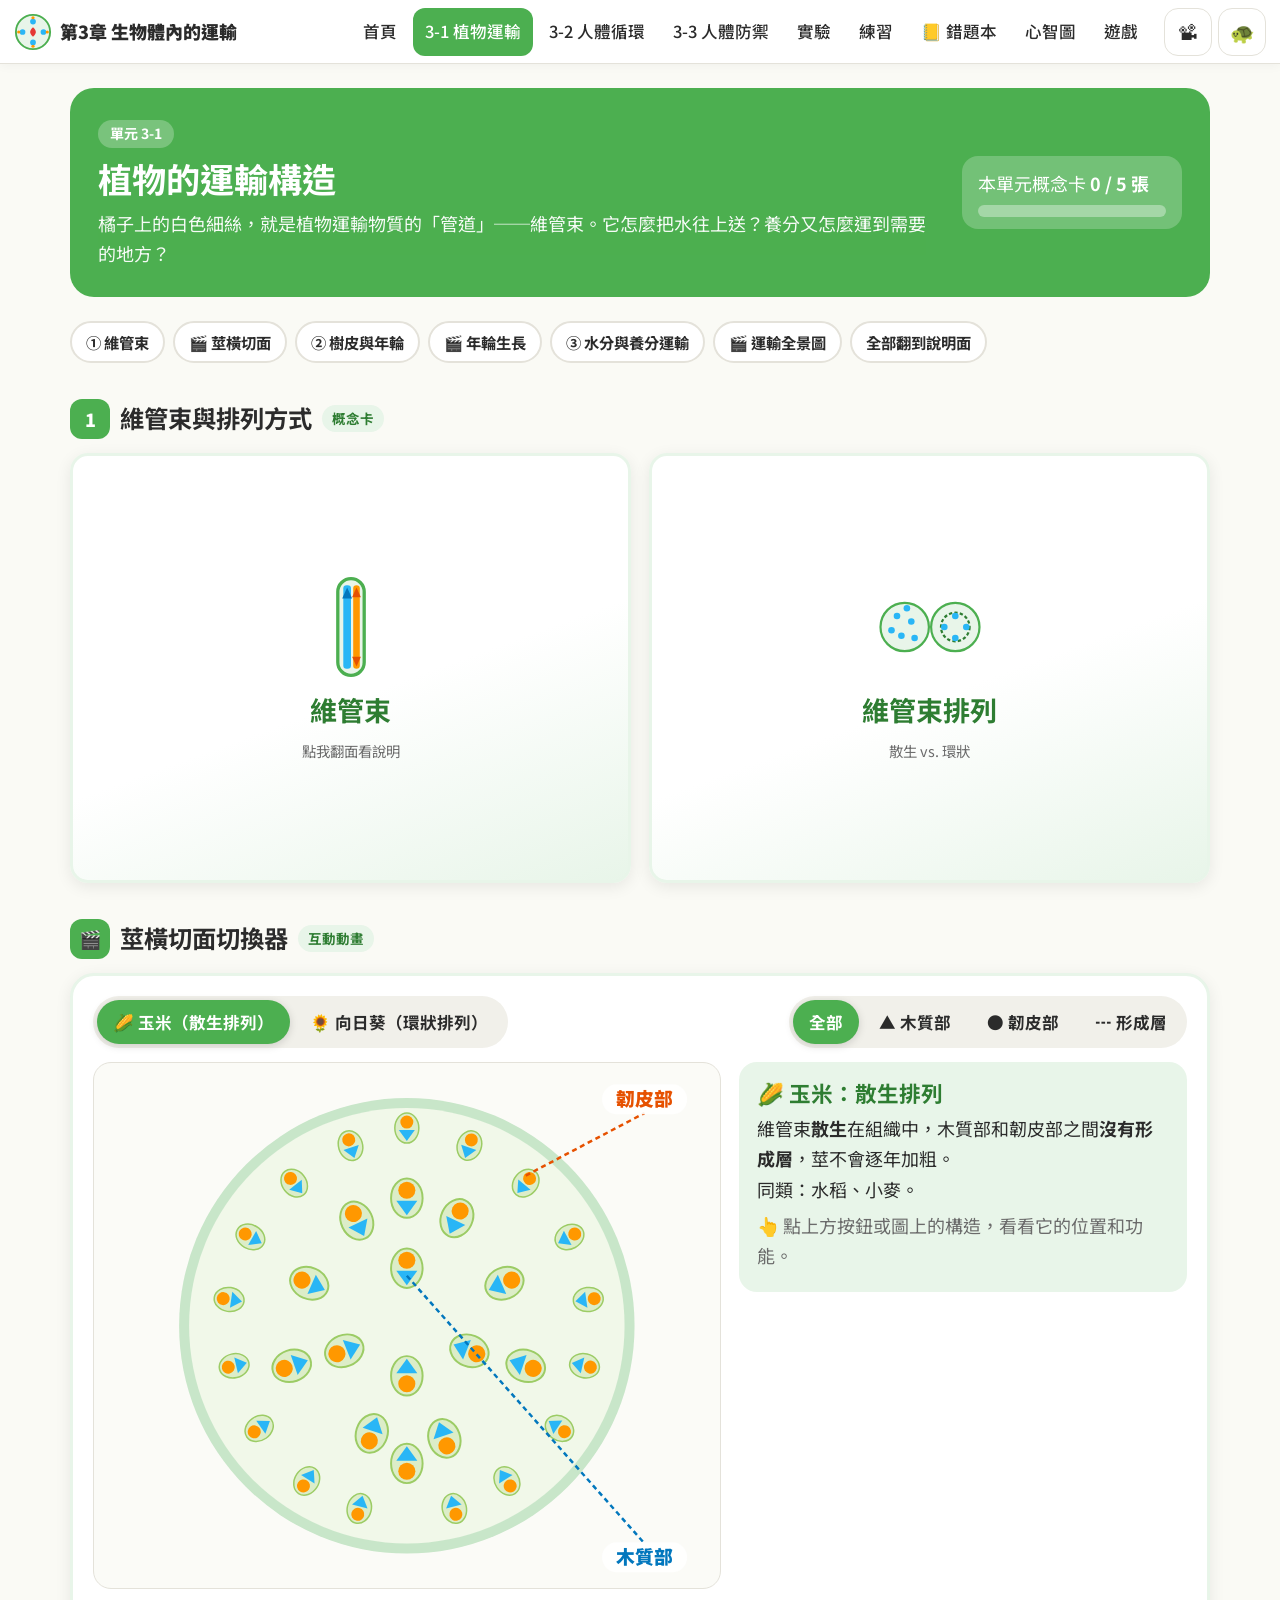
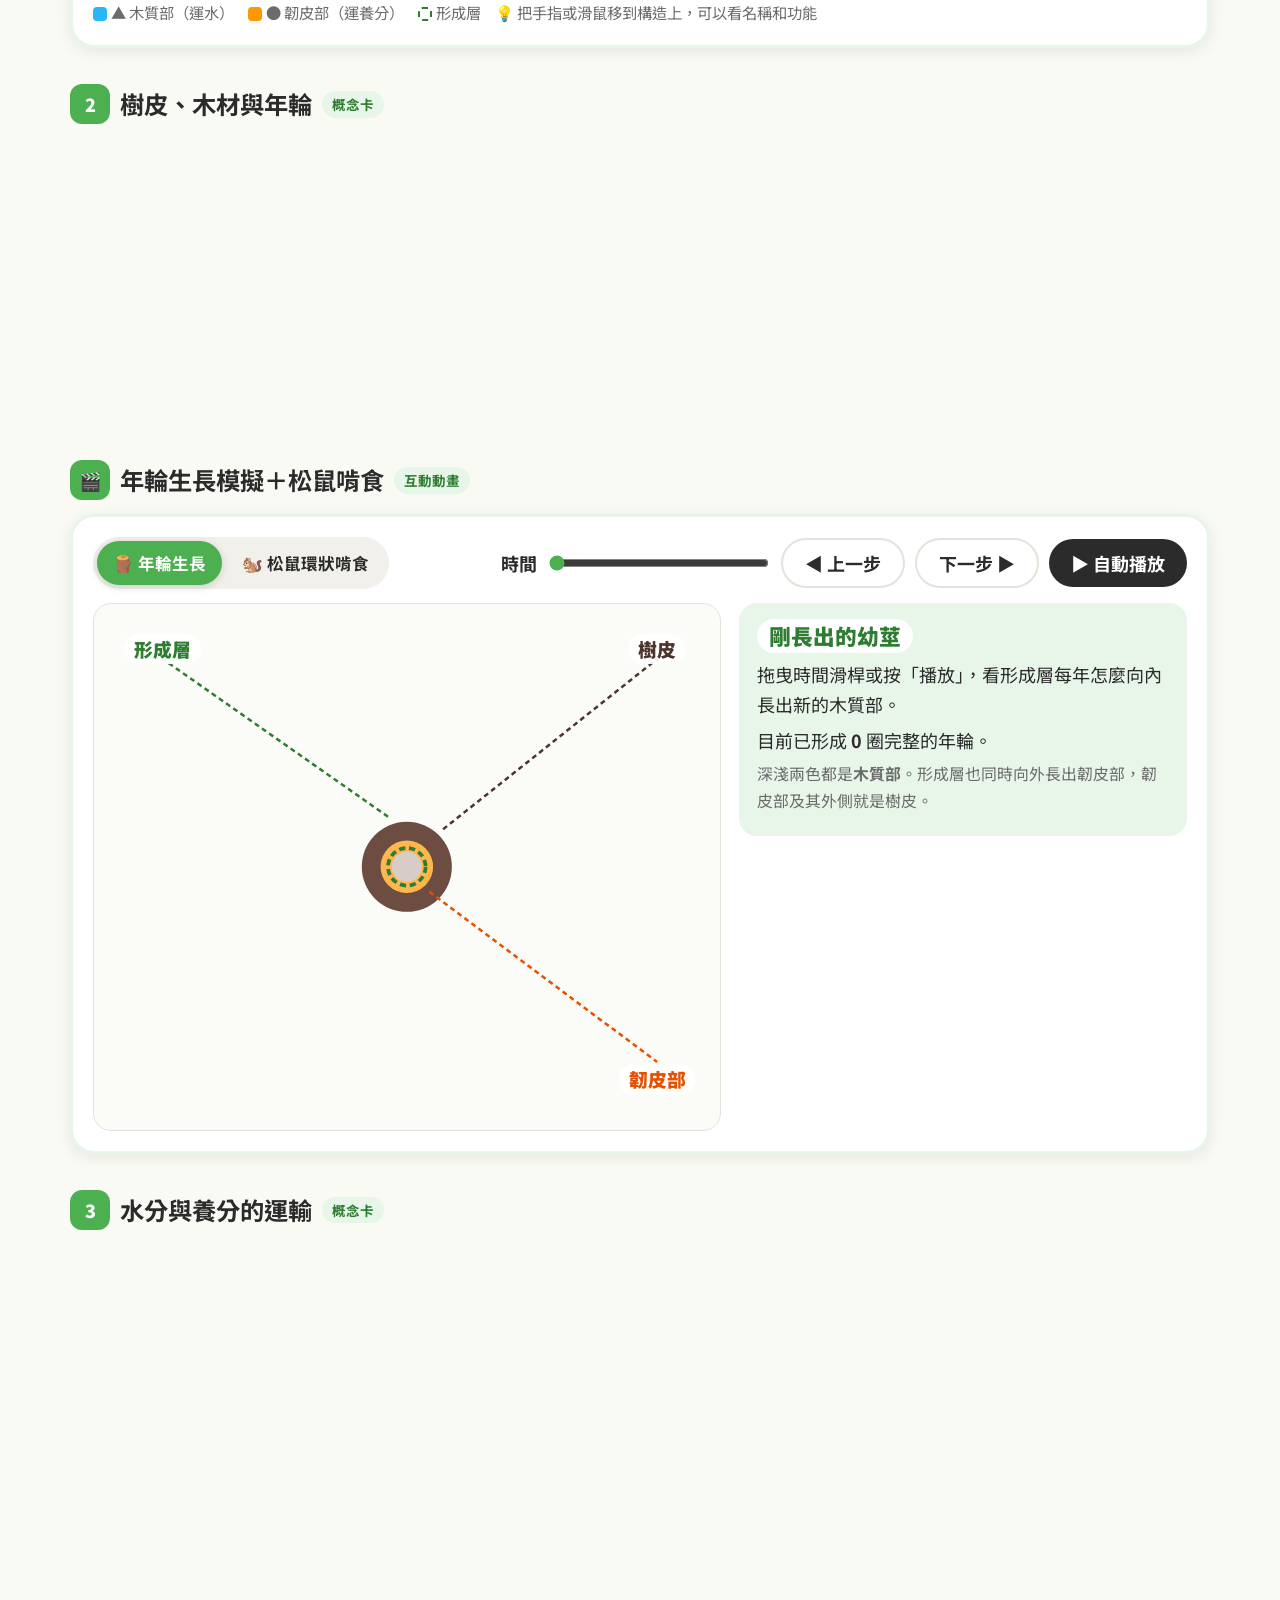
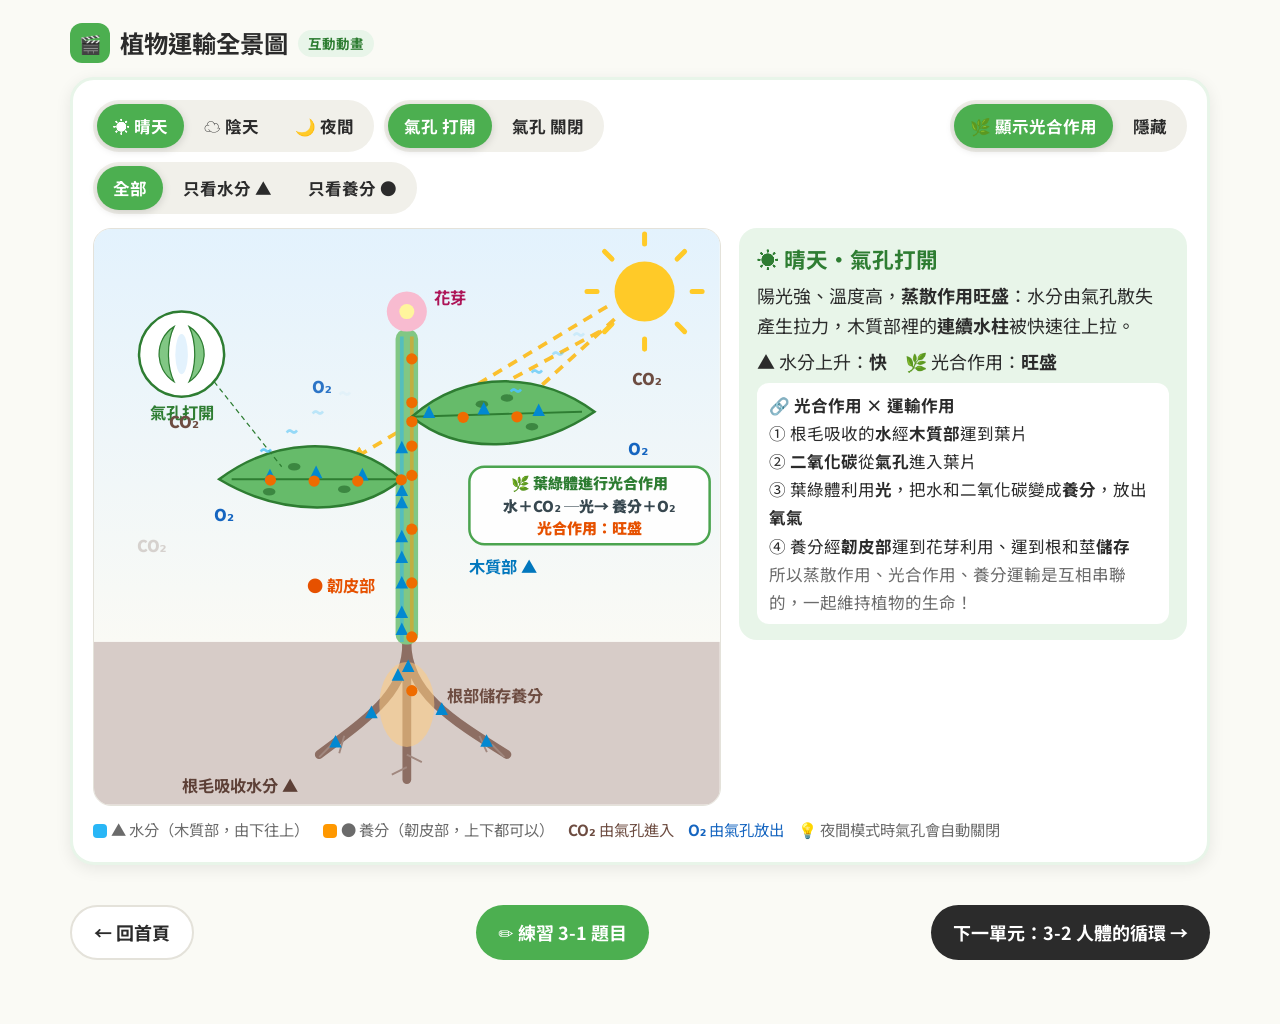
<file: unit3-1.html>
<!DOCTYPE html>
<html lang="zh-Hant">
<head>
<meta charset="UTF-8">
<meta name="viewport" content="width=device-width, initial-scale=1">
<title>3-1 植物的運輸構造｜第3章 生物體內的運輸</title>
<link rel="stylesheet" href="css/style.css">
<script src="https://batyunching.github.io/bio/js/account.js" data-chapter="ch3" data-prefix="ch3."></script>
<style>
  #stem .p-xylem{ fill:#29B6F6; } #stem .p-phloem{ fill:#FF9800; }
  #stem .p-cambium{ fill:none; stroke:#2E7D32; stroke-width:4; stroke-dasharray:7 5; }
  #stem[data-sel] .p-xylem, #stem[data-sel] .p-phloem, #stem[data-sel] .p-cambium, #stem[data-sel] .p-ground{ opacity:.25; transition:opacity .2s; }
  #stem[data-sel="xylem"] .p-xylem, #stem[data-sel="phloem"] .p-phloem, #stem[data-sel="cambium"] .p-cambium, #stem[data-sel="ground"] .p-ground{ opacity:1; }
  #stem[data-sel="cambium"] .p-cambium{ stroke-width:6; stroke-dasharray:none; }
  #stem .lbl{ font-size:15px; font-weight:900; }
  .seasontag{ font-weight:900; padding:2px 12px; border-radius:999px; background:#fff; display:inline-block; }
</style>
</head>
<body data-page="3-1" data-root="./" class="unit-31">
<main class="wrap">

  <div class="page-hero unit-hero">
    <div class="txt">
      <span class="tag" style="background:rgba(255,255,255,.25);color:#fff">單元 3-1</span>
      <h1 style="margin:.2em 0">植物的運輸構造</h1>
      <p>橘子上的白色細絲，就是植物運輸物質的「管道」──維管束。它怎麼把水往上送？養分又怎麼運到需要的地方？</p>
    </div>
    <div class="mini secondary">
      <div>本單元概念卡 <strong data-unit-progress-text>0 / 5 張</strong></div>
      <div class="progress" data-unit-progress="3-1"><span></span></div>
    </div>
  </div>

  <nav class="toc" aria-label="本頁目錄">
    <a href="#b1">① 維管束</a><a href="#a1">🎬 莖橫切面</a><a href="#b2">② 樹皮與年輪</a><a href="#a2">🎬 年輪生長</a>
    <a href="#b3">③ 水分與養分運輸</a><a href="#a3">🎬 運輸全景圖</a>
    <button class="btn ghost" id="flipAll" style="min-height:40px;padding:4px 14px;font-size:.85rem">全部翻到說明面</button>
  </nav>

  <!-- ========== 概念卡 1、2 ========== -->
  <div class="block-title" id="b1"><span class="num">1</span><h2>維管束與排列方式</h2><span class="kind">概念卡</span></div>
  <div class="cards">
    <div class="concept" data-id="3-1-c1"><div class="inner">
      <div class="face front"><span class="done-badge">✓ 已懂</span>
        <svg class="ic" viewBox="0 0 100 100" aria-hidden="true">
          <rect x="38" y="6" width="24" height="88" rx="12" fill="#E8F5E9" stroke="#4CAF50" stroke-width="3"/>
          <rect x="43" y="12" width="7" height="76" rx="3" fill="#29B6F6"/><rect x="52" y="12" width="6" height="76" rx="3" fill="#FF9800"/>
          <polygon points="46.5,14 42,24 51,24" fill="#0277BD"/>
          <polygon points="55,86 51,77 59,77" fill="#E65100"/><polygon points="55,14 51,23 59,23" fill="#E65100"/>
        </svg>
        <h3>維管束</h3><span class="hint">點我翻面看說明</span>
      </div>
      <div class="face back"><span class="done-badge">✓ 已懂</span>
        <h3>維管束</h3>
        <ul>
          <li>大部分植物體內<span class="kw">運輸物質</span>的組織，細胞排列成束狀、上下連通，由根延伸到葉片、花及果實。</li>
          <li><span class="kw">木質部</span>：運輸<span class="sym-water">水分和礦物質</span>。</li>
          <li><span class="kw">韌皮部</span>：運輸<span class="sym-food">養分</span>。</li>
          <li>莖內的維管束：<b>木質部在內側、韌皮部在外側</b>。</li>
        </ul>
        <div class="ft"><small>課本 P.96</small><button class="got">我懂了？</button></div>
      </div>
    </div></div>

    <div class="concept" data-id="3-1-c2"><div class="inner">
      <div class="face front"><span class="done-badge">✓ 已懂</span>
        <svg class="ic" viewBox="0 0 100 100" aria-hidden="true">
          <circle cx="27" cy="50" r="22" fill="#E8F5E9" stroke="#4CAF50" stroke-width="2"/>
          <g fill="#29B6F6"><circle cx="20" cy="40" r="3"/><circle cx="33" cy="45" r="3"/><circle cx="24" cy="58" r="3"/><circle cx="36" cy="60" r="3"/><circle cx="15" cy="53" r="3"/><circle cx="29" cy="33" r="3"/></g>
          <circle cx="73" cy="50" r="22" fill="#E8F5E9" stroke="#4CAF50" stroke-width="2"/>
          <circle cx="73" cy="50" r="13" fill="none" stroke="#2E7D32" stroke-width="2" stroke-dasharray="3 2"/>
          <g fill="#29B6F6"><circle cx="73" cy="40" r="3"/><circle cx="83" cy="50" r="3"/><circle cx="73" cy="60" r="3"/><circle cx="63" cy="50" r="3"/></g>
        </svg>
        <h3>維管束排列</h3><span class="hint">散生 vs. 環狀</span>
      </div>
      <div class="face back"><span class="done-badge">✓ 已懂</span>
        <h3>維管束的排列方式</h3>
        <table class="mini-table">
          <tr><th></th><th>散生排列</th><th>環狀排列</th></tr>
          <tr><td>形成層</td><td>無</td><td>有</td></tr>
          <tr><td>莖加粗</td><td>不會</td><td>會</td></tr>
          <tr><td>例子</td><td>玉米、水稻、小麥</td><td>向日葵、榕樹</td></tr>
        </table>
        <ul>
          <li><span class="kw">形成層</span>向內產生新的木質部、向外產生新的韌皮部，所以莖可以加粗。</li>
          <li>一年生植物（鬼針草、向日葵）形成層<b>較不發達</b>；多年生植物（相思樹、榕樹）<b>較發達</b>。</li>
        </ul>
        <div class="ft"><small>課本 P.97</small><button class="got">我懂了？</button></div>
      </div>
    </div></div>
  </div>

  <!-- ========== 動畫 1：莖橫切面 ========== -->
  <div class="block-title" id="a1"><span class="num">🎬</span><h2>莖橫切面切換器</h2><span class="kind">互動動畫</span></div>
  <div class="anim">
    <div class="bar">
      <div class="seg" id="segPlant"><button data-v="corn" aria-pressed="true">🌽 玉米（散生排列）</button><button data-v="sun">🌻 向日葵（環狀排列）</button></div>
      <span class="sp"></span>
      <div class="seg" id="segPart"><button data-v="" aria-pressed="true">全部</button><button data-v="xylem">▲ 木質部</button><button data-v="phloem">● 韌皮部</button><button data-v="cambium">┅ 形成層</button></div>
    </div>
    <div class="anim-body">
      <div class="stagebox"><svg id="stem" viewBox="0 0 500 420" role="img" aria-label="莖的橫切面"></svg></div>
      <div class="info" id="stemInfo"></div>
    </div>
    <div class="legend"><span><i style="background:#29B6F6"></i>▲ 木質部（運水）</span><span><i style="background:#FF9800"></i>● 韌皮部（運養分）</span><span><i style="border:2px dashed #2E7D32"></i>形成層</span><span>💡 把手指或滑鼠移到構造上，可以看名稱和功能</span></div>
  </div>

  <!-- ========== 概念卡 3 ========== -->
  <div class="block-title" id="b2"><span class="num">2</span><h2>樹皮、木材與年輪</h2><span class="kind">概念卡</span></div>
  <div class="cards">
    <div class="concept" data-id="3-1-c3"><div class="inner">
      <div class="face front"><span class="done-badge">✓ 已懂</span>
        <svg class="ic" viewBox="0 0 100 100" aria-hidden="true">
          <circle cx="50" cy="50" r="44" fill="#6D4C41"/><circle cx="50" cy="50" r="38" fill="#FFE0B2"/>
          <g fill="none" stroke="#A1887F" stroke-width="3"><circle cx="50" cy="50" r="31"/><circle cx="50" cy="50" r="23"/><circle cx="50" cy="50" r="15"/><circle cx="50" cy="50" r="7"/></g>
        </svg>
        <h3>樹皮・木材・年輪</h3><span class="hint">點我翻面看說明</span>
      </div>
      <div class="face back"><span class="done-badge">✓ 已懂</span>
        <h3>樹皮、木材與年輪</h3>
        <ul>
          <li><span class="kw">木材</span>：木質部逐年累積形成；<span class="kw">樹皮</span>：韌皮部及其外側。</li>
          <li><span class="kw">年輪</span>：溫暖多雨→細胞大、顏色淺；氣溫降、雨量少→細胞小、顏色深，形成深淺環紋。</li>
          <li>巨木<b>樹心中空</b>仍能存活：中空的是不具運輸功能的<b>老化木質部</b>。</li>
          <li>松鼠<b>環狀啃食</b>柳杉樹皮→韌皮部破壞→養分到不了根→根死亡無法吸水→枝葉枯黃。</li>
        </ul>
        <div class="ft"><small>課本 P.98～99</small><button class="got">我懂了？</button></div>
      </div>
    </div></div>
  </div>

  <!-- ========== 動畫 2：年輪 ========== -->
  <div class="block-title" id="a2"><span class="num">🎬</span><h2>年輪生長模擬＋松鼠啃食</h2><span class="kind">互動動畫</span></div>
  <div class="anim">
    <div class="bar">
      <div class="seg" id="segRing"><button data-v="ring" aria-pressed="true">🪵 年輪生長</button><button data-v="squirrel">🐿️ 松鼠環狀啃食</button></div>
      <span class="sp"></span>
      <div class="range" id="ringCtrl">
        <label for="yearRange"><strong>時間</strong></label>
        <input type="range" id="yearRange" min="0" max="16" step="1" value="0">
        <button class="btn ghost" id="ringPrev">◀ 上一步</button>
        <button class="btn ghost" id="ringNext">下一步 ▶</button>
        <button class="btn" id="ringPlay">▶ 自動播放</button>
      </div>
      <div id="sqCtrl" style="display:none"><button class="btn" id="sqPlay">🐿️ 開始啃食</button> <button class="btn ghost" id="sqReset">↺ 重來</button> <button class="btn plant" id="sqQuiz">🧩 自我檢測：排順序</button></div>
    </div>
    <div class="anim-body">
      <div class="stagebox"><svg id="ring" viewBox="0 0 500 420" role="img" aria-label="樹幹橫切面的年輪"></svg><svg id="tree" viewBox="0 0 500 420" role="img" aria-label="柳杉被環狀剝皮的過程" style="display:none"></svg></div>
      <div class="info" id="ringInfo"></div>
    </div>
  </div>

  <!-- ========== 概念卡 4、5 ========== -->
  <div class="block-title" id="b3"><span class="num">3</span><h2>水分與養分的運輸</h2><span class="kind">概念卡</span></div>
  <div class="cards">
    <div class="concept" data-id="3-1-c4"><div class="inner">
      <div class="face front"><span class="done-badge">✓ 已懂</span>
        <div class="ic" style="display:flex;align-items:center;justify-content:center" id="dropIcon"></div>
        <h3>水分與礦物質的運輸</h3><span class="hint">根毛・蒸散作用</span>
      </div>
      <div class="face back"><span class="done-badge">✓ 已懂</span>
        <h3>水分與礦物質的吸收與運輸</h3>
        <ul>
          <li>根部吸收水分和礦物質，細絲狀的<span class="kw">根毛</span>增加吸收的表面積。</li>
          <li>水分進入後，少部分被細胞利用，<b>大部分經葉表面的氣孔散失</b>，稱為<span class="kw">蒸散作用</span>。</li>
          <li>蒸散作用是水分<b>向上運輸的主要動力</b>：水從氣孔蒸散時產生拉力，把木質部細管內的水往上牽引，形成<span class="kw">連續水柱</span>。</li>
        </ul>
        <div class="ft"><small>課本 P.100</small><button class="got">我懂了？</button></div>
      </div>
    </div></div>

    <div class="concept" data-id="3-1-c5"><div class="inner">
      <div class="face front"><span class="done-badge">✓ 已懂</span>
        <svg class="ic" viewBox="0 0 100 100" aria-hidden="true">
          <path d="M50 92 V40" stroke="#6D4C41" stroke-width="6" stroke-linecap="round"/>
          <circle cx="38" cy="30" r="9" fill="#F8BBD0"/><circle cx="60" cy="24" r="9" fill="#F8BBD0"/><circle cx="52" cy="40" r="8" fill="#F48FB1"/>
          <circle cx="38" cy="30" r="3" fill="#FFF59D"/><circle cx="60" cy="24" r="3" fill="#FFF59D"/>
          <g fill="#FF9800"><circle cx="50" cy="84" r="4"/><circle cx="50" cy="70" r="4"/><circle cx="50" cy="56" r="4"/></g>
        </svg>
        <h3>養分的運輸</h3><span class="hint">韌皮部・儲存</span>
      </div>
      <div class="face back"><span class="done-badge">✓ 已懂</span>
        <h3>養分的運輸</h3>
        <ul>
          <li>光合作用產生的養分由<span class="kw">韌皮部</span>運送到其他部位，供細胞利用或<b>儲藏</b>（儲存在根和莖）。</li>
          <li>儲藏的養分需要時可再分解，由韌皮部運到需要的地方（<b>上下都可以</b>）。</li>
          <li>例：冬季過後，<b>梅花、櫻花</b>葉片尚未長出，先分解<b>根部儲存的養分</b>供應花芽，所以早春先開花。</li>
        </ul>
        <div class="ft"><small>課本 P.100～101</small><button class="got">我懂了？</button></div>
      </div>
    </div></div>
  </div>

  <!-- ========== 動畫 3：運輸全景圖 ========== -->
  <div class="block-title" id="a3"><span class="num">🎬</span><h2>植物運輸全景圖</h2><span class="kind">互動動畫</span></div>
  <div class="anim">
    <div class="bar">
      <div class="seg" id="segWeather"><button data-v="sun" aria-pressed="true">☀️ 晴天</button><button data-v="cloud">☁️ 陰天</button><button data-v="night">🌙 夜間</button></div>
      <div class="seg" id="segStoma"><button data-v="open" aria-pressed="true">氣孔 打開</button><button data-v="close">氣孔 關閉</button></div>
      <span class="sp"></span>
      <div class="seg" id="segPs"><button data-v="on" aria-pressed="true">🌿 顯示光合作用</button><button data-v="off">隱藏</button></div>
      <div class="seg" id="segShow"><button data-v="both" aria-pressed="true">全部</button><button data-v="water">只看水分 ▲</button><button data-v="food">只看養分 ●</button></div>
    </div>
    <div class="anim-body">
      <div class="stagebox"><svg id="pano" viewBox="0 0 500 460" role="img" aria-label="植物體內水分與養分運輸"></svg></div>
      <div class="info" id="panoInfo"></div>
    </div>
    <div class="legend"><span><i style="background:#29B6F6"></i>▲ 水分（木質部，由下往上）</span><span><i style="background:#FF9800"></i>● 養分（韌皮部，上下都可以）</span><span style="color:#6D4C41"><b>CO₂</b> 由氣孔進入</span><span style="color:#1565C0"><b>O₂</b> 由氣孔放出</span><span>💡 夜間模式時氣孔會自動關閉</span></div>
  </div>

  <div class="unit-foot">
    <a class="btn ghost" href="index.html">← 回首頁</a>
    <a class="btn plant" href="quiz.html?unit=3-1">✏️ 練習 3-1 題目</a>
    <a class="btn" href="unit3-2.html">下一單元：3-2 人體的循環 →</a>
  </div>
</main>

<script src="js/common.js"></script>
<script src="data/selfcheck.js"></script>
<script src="js/unit.js"></script>
<script>
(function(){
  'use strict';
  var NS = 'http://www.w3.org/2000/svg';
  function el(tag, attrs, parent){
    var e = document.createElementNS(NS, tag);
    for(var k in attrs) e.setAttribute(k, attrs[k]);
    if(parent) parent.appendChild(e); return e;
  }
  document.getElementById('dropIcon').innerHTML = CH3.mascots.drop(100);

  /* ===== 動畫 1：莖橫切面切換器 ===== */
  var stem = document.getElementById('stem'), stemInfo = document.getElementById('stemInfo');
  var plant = 'corn', part = '';
  var PART_TEXT = {
    xylem:  ['▲ 木質部', '運輸<b>水分和礦物質</b>，由下往上。在每個維管束中位於<b>內側</b>（靠近莖的中心）。'],
    phloem: ['● 韌皮部', '運輸<b>養分</b>，可運到需要的部位。在每個維管束中位於<b>外側</b>。'],
    cambium:['┅ 形成層', '位於木質部和韌皮部之間，<b>向內</b>產生新的木質部、<b>向外</b>產生新的韌皮部，使莖加粗。'],
    ground: ['其他組織', '維管束以外的部分（表皮與其他組織），負責保護、儲存等。']
  };
  var PLANT_TEXT = {
    corn: ['🌽 玉米：散生排列', '維管束<b>散生</b>在組織中，木質部和韌皮部之間<b>沒有形成層</b>，莖不會逐年加粗。<br>同類：水稻、小麥。'],
    sun:  ['🌻 向日葵：環狀排列', '維管束排成<b>一圈</b>，木質部和韌皮部之間<b>有形成層</b>，莖可以加粗。<br>向日葵是一年生植物，形成層較不發達；多年生的相思樹、榕樹較發達。']
  };
  var CORN_POS = [[250,48],[205,62],[300,62],[160,92],[345,92],[125,135],[380,135],[108,185],[395,185],[112,238],[392,238],[132,288],[372,288],[170,330],[330,330],[212,352],[288,352],
                  [210,122],[290,120],[172,172],[328,172],[250,160],[200,226],[300,226],[250,246],[222,292],[280,296],[158,238],[345,238],[250,104],[250,316]];
  function drawStem(){
    stem.innerHTML = '';
    var cx = 250, cy = 210;
    el('circle',{cx:cx,cy:cy,r:182,fill:'#C8E6C9',class:'p-ground hot','data-part':'ground'},stem);
    el('circle',{cx:cx,cy:cy,r:174,fill:'#F1F8E9',class:'p-ground hot','data-part':'ground'},stem);
    if(plant === 'corn'){
      CORN_POS.forEach(function(p){
        var x = p[0], y = p[1] + 4;
        var ang = Math.atan2(y - cy, x - cx) * 180 / Math.PI + 90;
        var dist = Math.hypot(x - cx, y - cy), s = dist > 120 ? .8 : 1.05;
        var g = el('g',{transform:'translate('+x+' '+y+') rotate('+ang.toFixed(1)+') scale('+s+')'},stem);
        el('ellipse',{cx:0,cy:0,rx:12,ry:15,fill:'#DCEDC8',stroke:'#9CCC65','stroke-width':1.5},g);
        el('circle',{cx:0,cy:-6,r:6.5,class:'p-phloem hot','data-part':'phloem'},g);
        el('path',{d:'M-8 2 L8 2 L0 13 Z',class:'p-xylem hot','data-part':'xylem'},g);
      });
      label(345,90,'韌皮部',440,34,'#E65100'); label(250,170,'木質部',440,400,'#0277BD');
    } else {
      el('circle',{cx:cx,cy:cy,r:62,fill:'#FFFDE7',class:'p-ground hot','data-part':'ground'},stem);
      var N = 14;
      for(var i=0;i<N;i++){
        var a = i / N * 360;
        var g = el('g',{transform:'translate('+cx+' '+cy+') rotate('+a+')'},stem);
        el('path',{d:wedge(96,126,13),class:'p-xylem hot','data-part':'xylem'},g);
        el('path',{d:wedge(134,154,12),class:'p-phloem hot','data-part':'phloem'},g);
      }
      el('circle',{cx:cx,cy:cy,r:130,class:'p-cambium hot','data-part':'cambium'},stem);
      label(cx+150,cy,'韌皮部',450,34,'#E65100'); label(cx+110,cy+8,'木質部',450,400,'#0277BD'); label(cx-92,cy-92,'形成層',52,34,'#2E7D32');
    }
    if(part) stem.setAttribute('data-sel', part); else stem.removeAttribute('data-sel');
    showStemInfo();
  }
  function wedge(r1, r2, deg){
    var a = deg * Math.PI / 360;
    function pt(r, s){ return (r*Math.cos(s*a)).toFixed(1)+' '+(r*Math.sin(s*a)).toFixed(1); }
    return 'M'+pt(r1,-1)+' L'+pt(r2,-1)+' A'+r2+' '+r2+' 0 0 1 '+pt(r2,1)+' L'+pt(r1,1)+' A'+r1+' '+r1+' 0 0 0 '+pt(r1,-1)+' Z';
  }
  function label(x1,y1,txt,x2,y2,color){
    el('line',{x1:x1,y1:y1,x2:x2,y2:(y2 < y1 ? y2+6 : y2-16),stroke:color,'stroke-width':2,'stroke-dasharray':'4 3'},stem);
    var bg = el('rect',{x:x2-34,y:y2-17,width:68,height:24,rx:12,fill:'#fff',opacity:.9},stem);
    var t = el('text',{x:x2,y:y2,'text-anchor':'middle',fill:color,class:'lbl'},stem); t.textContent = txt;
  }
  function showStemInfo(hover){
    var p = hover || part, pl = PLANT_TEXT[plant];
    var html = '<h3>'+pl[0]+'</h3><p>'+pl[1]+'</p>';
    if(p && PART_TEXT[p]) html += '<hr style="border:none;border-top:1px dashed rgba(0,0,0,.15)"><h3>'+PART_TEXT[p][0]+'</h3><p>'+PART_TEXT[p][1]+'</p>';
    else html += '<p style="color:var(--c-muted)">👆 點上方按鈕或圖上的構造，看看它的位置和功能。</p>';
    if(plant === 'corn' && p === 'cambium') html += '<p><b>⚠ 玉米沒有形成層！</b>所以圖上找不到。</p>';
    stemInfo.innerHTML = html;
  }
  stem.addEventListener('mouseover', function(e){ var t = e.target.closest('[data-part]'); if(t) showStemInfo(t.getAttribute('data-part')); });
  stem.addEventListener('mouseleave', function(){ showStemInfo(); });
  stem.addEventListener('click', function(e){
    var t = e.target.closest('[data-part]'); if(!t) return;
    var p = t.getAttribute('data-part'); if(p === 'ground') p = 'ground';
    document.querySelectorAll('#segPart button').forEach(function(b){ b.setAttribute('aria-pressed', b.getAttribute('data-v') === p); });
    part = p; drawStem();
  });
  UNIT.seg(document.getElementById('segPlant'), function(v){ plant = v; drawStem(); });
  UNIT.seg(document.getElementById('segPart'), function(v){ part = v; drawStem(); });
  drawStem();

  /* ===== 動畫 2：年輪生長 ===== */
  var ring = document.getElementById('ring'), ringInfo = document.getElementById('ringInfo');
  var yr = document.getElementById('yearRange'), ringTimer = null;
  var LIGHT_W = 12, DARK_W = 4, PITH = 12;
  function drawRing(){
    var v = Number(yr.value), years = Math.floor(v / 2), half = v % 2;
    ring.innerHTML = '';
    var cx = 250, cy = 210, rings = [], r = PITH;
    for(var i=0;i<years;i++){ rings.push({r2:r+LIGHT_W, c:'#FFE0B2'}); r += LIGHT_W; rings.push({r2:r+DARK_W, c:'#8D6E63'}); r += DARK_W; }
    if(half){ rings.push({r2:r+LIGHT_W, c:'#FFF3E0', fresh:true}); r += LIGHT_W; }
    var wood = r;
    el('circle',{cx:cx,cy:cy,r:wood+24,fill:'#6D4C41'},ring);
    el('circle',{cx:cx,cy:cy,r:wood+9,fill:'#FFB74D'},ring);
    el('circle',{cx:cx,cy:cy,r:wood+3,fill:'none',stroke:'#2E7D32','stroke-width':3,'stroke-dasharray':'5 3'},ring);
    for(var j=rings.length-1;j>=0;j--) el('circle',{cx:cx,cy:cy,r:rings[j].r2,fill:rings[j].c},ring);
    el('circle',{cx:cx,cy:cy,r:PITH,fill:'#D7CCC8'},ring);
    if(half) el('circle',{cx:cx,cy:cy,r:wood-LIGHT_W/2,fill:'none',stroke:'#FFCA28','stroke-width':LIGHT_W,opacity:.55},ring);
    tag(cx + wood + 17, cy - 30, '樹皮', 450, 36, '#4E342E');
    tag(cx + wood + 6, cy + 20, '韌皮部', 450, 380, '#E65100');
    tag(cx - wood - 3, cy - 40, '形成層', 55, 36, '#2E7D32');
    if(years > 0) tag(cx - wood/2, cy + 10, '木材（木質部）', 90, 390, '#795548');
    var season = v === 0 ? '剛長出的幼莖' : (half ? '第 ' + (years+1) + ' 年・春夏' : '第 ' + years + ' 年・秋冬');
    var txt;
    if(v === 0) txt = '拖曳時間滑桿或按「播放」，看形成層每年怎麼向內長出新的木質部。';
    else if(half) txt = '氣候<b>溫暖、雨量豐富</b>，木質部細胞生長<b>快</b> → 細胞<b>大</b>、顏色<b>淺</b>（寬的淺色帶）。';
    else txt = '氣溫下降、雨量減少，木質部細胞生長<b>慢</b> → 細胞<b>小</b>、顏色<b>深</b>（窄的深色帶）。';
    ringInfo.innerHTML = '<h3><span class="seasontag">'+season+'</span></h3><p>'+txt+'</p>' +
      '<p>目前已形成 <b>'+years+'</b> 圈完整的年輪。</p>' +
      '<p style="font-size:.88rem;color:var(--c-muted)">深淺兩色都是<b>木質部</b>。形成層也同時向外長出韌皮部，韌皮部及其外側就是樹皮。</p>';
  }
  function tag(x1,y1,txt,x2,y2,color){
    el('line',{x1:x1,y1:y1,x2:x2,y2:(y2 < y1 ? y2+8 : y2-14),stroke:color,'stroke-width':2,'stroke-dasharray':'4 3'},ring);
    var w = txt.length * 16 + 14;
    el('rect',{x:x2-w/2,y:y2-12,width:w,height:24,rx:12,fill:'#fff',opacity:.9},ring);
    var t = el('text',{x:x2,y:y2+6,'text-anchor':'middle',fill:color,'font-size':15,'font-weight':900},ring); t.textContent = txt;
  }
  yr.addEventListener('input', drawRing);
  document.getElementById('ringPlay').addEventListener('click', function(){
    var b = this;
    if(ringTimer){ clearInterval(ringTimer); ringTimer = null; b.textContent = '▶ 自動播放'; return; }
    if(Number(yr.value) >= Number(yr.max)) yr.value = 0;
    b.textContent = '⏸ 暫停';
    ringTimer = setInterval(function(){
      yr.value = Number(yr.value) + 1; drawRing();
      if(Number(yr.value) >= Number(yr.max)){ clearInterval(ringTimer); ringTimer = null; b.textContent = '▶ 自動播放'; }
    }, UNIT.reduced() ? 600 : 1800);
  });
  function ringStep(d){
    if(ringTimer){ clearInterval(ringTimer); ringTimer = null; document.getElementById('ringPlay').textContent = '▶ 自動播放'; }
    yr.value = Math.max(0, Math.min(Number(yr.max), Number(yr.value) + d)); drawRing();
  }
  document.getElementById('ringPrev').addEventListener('click', function(){ ringStep(-1); });
  document.getElementById('ringNext').addEventListener('click', function(){ ringStep(1); });
  drawRing();

  /* ===== 松鼠啃食 ===== */
  var tree = document.getElementById('tree'), sqTimers = [];
  var SQ_STEPS = [
    '松鼠為了磨牙，<b>環狀啃食</b>柳杉的樹皮。',
    '樹皮包含韌皮部，<b>韌皮部被破壞</b>。',
    '葉片製造的<b>養分無法向下</b>運輸到根部。',
    '根部缺乏養分而<b>死亡</b>，無法吸收水分。',
    '柳杉<b>枝葉枯黃凋零</b>。'
  ];
  function drawTree(step, keep){
    var crown = step >= 5 ? '#C0A050' : (step >= 4 ? '#8BC34A' : '#43A047');
    var root = step >= 4 ? '#9E9E9E' : '#795548';
    var h = '<rect x="0" y="330" width="500" height="90" fill="#EFEBE9"/>';
    h += '<g fill="'+crown+'"><polygon points="250,20 160,150 340,150"/><polygon points="250,70 140,220 360,220"/><polygon points="250,130 125,280 375,280"/></g>';
    h += '<rect x="232" y="270" width="36" height="70" fill="#8D6E63"/>';
    h += '<g stroke="'+root+'" stroke-width="7" stroke-linecap="round" fill="none"><path d="M250 340 C240 370 210 380 180 400"/><path d="M250 340 C262 372 292 382 330 398"/><path d="M250 340 V410"/></g>';
    if(step >= 1) h += '<rect x="228" y="296" width="44" height="16" fill="#FFF8E1" stroke="#BF360C" stroke-width="2" stroke-dasharray="4 3"/>';
    if(step >= 2){
      h += '<g fill="#FF9800"><circle cx="262" cy="230" r="5"/><circle cx="262" cy="255" r="5"/><circle cx="262" cy="280" r="5"/></g>';
      h += '<text x="282" y="312" font-size="30" fill="#C62828" font-weight="900">✕</text>';
      if(step >= 3) h += '<text x="300" y="360" font-size="16" fill="#C62828" font-weight="900">養分到不了根</text>';
    } else {
      h += '<g fill="#FF9800"><circle cx="262" cy="240" r="5"/><circle cx="262" cy="290" r="5"/><circle cx="262" cy="330" r="5"/><circle cx="252" cy="372" r="5"/></g>';
    }
    if(step >= 4) h += '<text x="40" y="410" font-size="16" fill="#616161" font-weight="900">根死亡・無法吸水</text>';
    if(step >= 1 && step < 5){
      h += '<g transform="translate(170 300)"><path d="M-30 0 C-60 -40 -20 -70 -10 -30" fill="#A1887F" stroke="#6D4C41" stroke-width="2"/>' +
           '<ellipse cx="10" cy="5" rx="24" ry="17" fill="#BCAAA4" stroke="#6D4C41" stroke-width="2"/><circle cx="34" cy="-6" r="12" fill="#BCAAA4" stroke="#6D4C41" stroke-width="2"/>' +
           '<circle cx="38" cy="-8" r="2.5" fill="#212121"/><path d="M28 -16 l3 -9 l5 8z" fill="#BCAAA4" stroke="#6D4C41"/><rect x="44" y="-4" width="10" height="4" rx="2" fill="#fff" stroke="#6D4C41"/></g>';
    }
    tree.innerHTML = h;
    if(keep) return;
    ringInfo.innerHTML = '<h3>🐿️ 柳杉為什麼會枯死？</h3><ol class="steps">' +
      SQ_STEPS.map(function(s,i){ return '<li class="'+(i < step ? 'on' : '')+'">'+s+'</li>'; }).join('') + '</ol>' +
      (step >= 5 ? '<p><b>重點：</b>被破壞的是<b>韌皮部</b>（運養分），不是木質部！</p>' : '');
  }
  function sqReset(){ sqTimers.forEach(clearTimeout); sqTimers = []; drawTree(0); }
  document.getElementById('sqPlay').addEventListener('click', function(){
    sqReset();
    for(var s=1;s<=5;s++)(function(s){ sqTimers.push(setTimeout(function(){ drawTree(s); }, (UNIT.reduced() ? 250 : 1300) * s)); })(s);
  });
  document.getElementById('sqReset').addEventListener('click', sqReset);
  document.getElementById('sqQuiz').addEventListener('click', function(){
    sqTimers.forEach(clearTimeout); sqTimers = []; drawTree(0);
    var items = SQ_STEPS.map(function(t, i){ return { t:t.replace(/<[^>]+>/g, ''), i:i }; }), sh;
    do { sh = CH3.shuffle(items); } while(sh.every(function(x, k){ return x.i === k; }));
    ringInfo.innerHTML = '<h3>🧩 自我檢測：柳杉為什麼會枯死？</h3><p style="margin:0">把 5 個步驟<b>拖曳</b>（或按 ▲▼）排成正確的順序，再按「檢查」。</p>' +
      '<ul class="sortlist" id="sqSort">' + sh.map(function(x){ return '<li data-i="'+x.i+'"><span class="grip">⠿</span><span class="tx">'+x.t+'</span><span class="mv"><button data-mv="up" aria-label="上移">▲</button><button data-mv="down" aria-label="下移">▼</button></span></li>'; }).join('') + '</ul>' +
      '<div class="ops"><button class="btn plant" id="sqCheck">✔ 檢查</button><button class="btn ghost" id="sqShuffle">🔀 重新打亂</button></div><div id="sqRes"></div>';
    UNIT.sortable(document.getElementById('sqSort'));
    document.getElementById('sqShuffle').addEventListener('click', function(){ document.getElementById('sqQuiz').click(); });
    document.getElementById('sqCheck').addEventListener('click', function(){
      var lis = document.querySelectorAll('#sqSort li'), right = 0;
      lis.forEach(function(li, k){ var ok = Number(li.getAttribute('data-i')) === k; li.classList.toggle('ok', ok); li.classList.toggle('ng', !ok); if(ok) right++; });
      var res = document.getElementById('sqRes');
      if(right === 5){ res.innerHTML = '<div class="good">🎉 全對！你已經學會了：韌皮部被破壞 → 養分到不了根 → 根死亡無法吸水 → 枝葉枯黃。按「開始啃食」可以再看一次動畫。</div>'; drawTree(5, true); }
      else res.innerHTML = '<div class="warn">答對 ' + right + ' / 5 個位置。紅框的再想一想：先發生什麼，才會造成下一件事？</div>';
    });
  });
  UNIT.seg(document.getElementById('segRing'), function(v){
    var sq = v === 'squirrel';
    ring.style.display = sq ? 'none' : ''; tree.style.display = sq ? '' : 'none';
    document.getElementById('ringCtrl').style.display = sq ? 'none' : '';
    document.getElementById('sqCtrl').style.display = sq ? '' : 'none';
    sqReset(); if(!sq) drawRing();
  });

  /* ===== 動畫 3：植物運輸全景圖（含光合作用、夜間模式） ===== */
  var pano = document.getElementById('pano'), panoInfo = document.getElementById('panoInfo');
  var weather = 'sun', stomaSel = 'open', stoma = 'open', show = 'both', psOn = true;
  pano.innerHTML =
    '<defs><linearGradient id="sky" x1="0" y1="0" x2="0" y2="1"><stop offset="0" stop-color="#E3F2FD"/><stop offset="1" stop-color="#FAFAF5"/></linearGradient>' +
    '<marker id="arY" viewBox="0 0 10 10" refX="5" refY="5" markerWidth="4" markerHeight="4" orient="auto"><path d="M0 0L10 5L0 10z" fill="#FBC02D"/></marker></defs>' +
    '<rect width="500" height="330" fill="url(#sky)" id="skyRect"/>' +
    '<g id="sunIcon"><circle cx="440" cy="50" r="24" fill="#FFCA28"/><g stroke="#FFCA28" stroke-width="4" stroke-linecap="round"><path d="M440 12v-8M440 96v-8M402 50h-8M486 50h-8M414 24l-6-6M472 82l-6-6M466 24l6-6M408 82l6-6"/></g></g>' +
    '<g id="cloudIcon" style="display:none" fill="#B0BEC5"><ellipse cx="430" cy="54" rx="40" ry="20"/><ellipse cx="410" cy="44" rx="22" ry="20"/><ellipse cx="448" cy="40" rx="24" ry="22"/></g>' +
    '<g id="moonIcon" style="display:none"><path d="M450 30 a26 26 0 1 0 22 40 a20 20 0 1 1 -22 -40z" fill="#FFF9C4"/><g fill="#FFF9C4"><circle cx="380" cy="30" r="2"/><circle cx="340" cy="70" r="1.6"/><circle cx="410" cy="100" r="1.8"/><circle cx="300" cy="24" r="1.4"/><circle cx="160" cy="40" r="1.8"/></g></g>' +
    '<g id="rays" stroke="#FBC02D" stroke-width="3" stroke-dasharray="8 6" marker-end="url(#arY)"><line x1="416" y1="72" x2="350" y2="132"/><line x1="410" y1="62" x2="210" y2="182"/><line x1="404" y1="82" x2="300" y2="138"/></g>' +
    '<rect y="330" width="500" height="130" fill="#D7CCC8"/>' +
    '<g stroke="#8D6E63" stroke-width="7" fill="none" stroke-linecap="round"><path d="M250 330 C250 370 220 390 180 420"/><path d="M250 330 C250 370 285 392 330 420"/><path d="M250 330 V440"/></g>' +
    '<g stroke="#A1887F" stroke-width="1.5"><path d="M190 412 l-10 10M200 405 l-4 14M318 412 l10 10M308 405 l6 13M250 430 l-12 6M250 420 l12 6"/></g>' +
    '<ellipse cx="250" cy="380" rx="22" ry="34" fill="#FFCC80" opacity=".55"/><text x="282" y="378" font-size="13" fill="#6D4C41" font-weight="700">根部儲存養分</text>' +
    '<text x="70" y="450" font-size="13" fill="#5D4037" font-weight="700">根毛吸收水分 ▲</text>' +
    '<rect x="241" y="80" width="18" height="252" rx="8" fill="#81C784"/>' +
    '<line x1="246" y1="86" x2="246" y2="330" stroke="#29B6F6" stroke-width="3" opacity=".5"/><line x1="254" y1="86" x2="254" y2="330" stroke="#FF9800" stroke-width="3" opacity=".5"/>' +
    '<path d="M246 200 C200 160 140 170 100 200 C150 230 210 230 246 200Z" fill="#66BB6A" stroke="#2E7D32" stroke-width="2"/>' +
    '<path d="M254 150 C300 110 360 116 400 146 C350 180 290 180 254 150Z" fill="#66BB6A" stroke="#2E7D32" stroke-width="2"/>' +
    '<path d="M246 200 L110 200 M254 150 L390 146" stroke="#2E7D32" stroke-width="1.5"/>' +
    '<g id="chloro" fill="#1B5E20" opacity=".55"><ellipse cx="160" cy="190" rx="5" ry="3"/><ellipse cx="200" cy="208" rx="5" ry="3"/><ellipse cx="140" cy="210" rx="5" ry="3"/><ellipse cx="310" cy="140" rx="5" ry="3"/><ellipse cx="350" cy="158" rx="5" ry="3"/><ellipse cx="330" cy="135" rx="5" ry="3"/></g>' +
    '<g transform="translate(250 66)"><circle r="16" fill="#F8BBD0"/><circle r="6" fill="#FFF59D"/></g><text x="272" y="60" font-size="13" fill="#AD1457" font-weight="700">花芽</text>' +
    '<g transform="translate(70 100)"><circle r="34" fill="#fff" stroke="#2E7D32" stroke-width="2"/><g id="guard"></g><text y="52" text-anchor="middle" font-size="13" font-weight="700" fill="#2E7D32" id="stomaTxt">氣孔</text></g>' +
    '<line x1="96" y1="122" x2="150" y2="190" stroke="#2E7D32" stroke-dasharray="4 3"/>' +
    '<text x="300" y="275" font-size="13" fill="#0277BD" font-weight="700">木質部 ▲</text><text x="170" y="290" font-size="13" fill="#E65100" font-weight="700">● 韌皮部</text>' +
    '<g id="psBox"><rect x="300" y="190" width="192" height="62" rx="12" fill="#fff" stroke="#43A047" stroke-width="2" opacity=".95"/>' +
      '<text x="396" y="208" text-anchor="middle" font-size="12" font-weight="900" fill="#2E7D32">🌿 葉綠體進行光合作用</text>' +
      '<text x="396" y="226" text-anchor="middle" font-size="12" font-weight="900" fill="#37474F">水＋CO₂ ─光→ 養分＋O₂</text>' +
      '<text x="396" y="244" text-anchor="middle" font-size="12" font-weight="900" id="psRate" fill="#E65100">光合作用：旺盛</text></g>' +
    '<g id="pGas"></g><g id="pWater"></g><g id="pVapor"></g><g id="pFood"></g>';
  var paths = {
    w1: 'M180 420 C220 390 250 370 246 330 L246 205 C210 190 160 195 120 200',
    w2: 'M330 420 C285 392 250 370 246 330 L246 160 L250 150 C300 140 340 146 380 146',
    f1: 'M380 150 C330 150 290 150 254 152 L254 330 L254 370',
    f2: 'M120 200 C170 202 220 202 254 200 L254 90'
  };
  var pathEls = {}, particles = [];
  Object.keys(paths).forEach(function(k){ pathEls[k] = el('path',{d:paths[k],fill:'none',stroke:'none'},pano); });
  function mkParticles(key, n, kind){
    var g = document.getElementById(kind === 'water' ? 'pWater' : 'pFood');
    for(var i=0;i<n;i++){
      var s = kind === 'water' ? el('polygon',{points:'0,-6 5,4 -5,4',fill:'#0288D1'},g) : el('circle',{r:4.5,fill:'#EF6C00'},g);
      particles.push({ el:s, path:pathEls[key], len:pathEls[key].getTotalLength(), t:i/n, kind:kind });
    }
  }
  mkParticles('w1',10,'water'); mkParticles('w2',10,'water'); mkParticles('f1',8,'food'); mkParticles('f2',7,'food');
  var vapors = [], vg = document.getElementById('pVapor');
  for(var i=0;i<8;i++){
    var leafPt = i % 2 ? [120 + i*8, 195] : [330 + i*6, 140];
    var v = el('text',{'font-size':18,fill:'#4FC3F7','font-weight':900},vg); v.textContent = '~';
    vapors.push({ el:v, x:leafPt[0], y:leafPt[1], t:i/8 });
  }
  // 光合作用氣體：CO₂ 從空氣進入葉片、O₂ 從葉片出去
  var gases = [], gg = document.getElementById('pGas');
  [[30,260,150,205,'co2'],[40,150,140,196,'co2'],[470,110,360,150,'co2'],[160,215,40,250,'o2'],[350,160,460,190,'o2'],[200,205,170,120,'o2']].forEach(function(a, i){
    var t = el('text',{'font-size':13,'font-weight':900,fill:a[4] === 'co2' ? '#6D4C41' : '#1565C0'},gg); t.textContent = a[4] === 'co2' ? 'CO₂' : 'O₂';
    gases.push({ el:t, x1:a[0], y1:a[1], x2:a[2], y2:a[3], t:i/6 });
  });
  function drawGuard(){
    var g = document.getElementById('guard'), open = stoma === 'open';
    g.innerHTML = open
      ? '<path d="M-6 -22 C-22 -12 -22 12 -6 22 C-12 10 -12 -10 -6 -22Z" fill="#81C784" stroke="#2E7D32"/><path d="M6 -22 C22 -12 22 12 6 22 C12 10 12 -10 6 -22Z" fill="#81C784" stroke="#2E7D32"/><ellipse rx="5" ry="16" fill="#E3F2FD"/>'
      : '<path d="M-1 -22 C-20 -12 -20 12 -1 22 C-4 10 -4 -10 -1 -22Z" fill="#81C784" stroke="#2E7D32"/><path d="M1 -22 C20 -12 20 12 1 22 C4 10 4 -10 1 -22Z" fill="#81C784" stroke="#2E7D32"/>';
    document.getElementById('stomaTxt').textContent = open ? '氣孔打開' : '氣孔關閉';
  }
  function speeds(){
    var w = weather === 'night' ? .03 : stoma === 'close' ? .06 : (weather === 'sun' ? 1 : .35);
    var ps = weather === 'sun' ? 1 : weather === 'cloud' ? .4 : 0;
    if(stoma === 'close') ps *= .15;
    return { water:w, food: weather === 'night' ? .35 : .5, ps:ps };
  }
  function panoText(){
    var s = speeds(), h;
    if(weather === 'night') h = '<h3>🌙 夜間</h3><p>夜晚<b>沒有光</b>，<b>光合作用停止</b>；大部分植物的<b>氣孔關閉</b>，蒸散作用極弱，向上的拉力很小，<b>水分運輸極為緩慢</b>。</p><p>韌皮部仍然可以把白天製造、儲存的養分，運到需要的地方。</p>';
    else if(stoma === 'close') h = '<h3>氣孔關閉</h3><p>水分幾乎無法由氣孔散失，<b>蒸散作用幾乎停止</b>，水柱上升<b>非常慢</b>。</p><p>二氧化碳也很難從氣孔進入葉片 → <b>光合作用變得很弱</b>。</p>';
    else if(weather === 'sun') h = '<h3>☀️ 晴天・氣孔打開</h3><p>陽光強、溫度高，<b>蒸散作用旺盛</b>：水分由氣孔散失產生拉力，木質部裡的<b>連續水柱</b>被快速往上拉。</p>';
    else h = '<h3>☁️ 陰天・氣孔打開</h3><p>蒸散作用變慢，<b>水分上升速度變慢</b>；光線較弱，光合作用也比較慢。</p>';
    h += '<p>▲ 水分上升：<b>' + (s.water >= 1 ? '快' : s.water > .2 ? '中等' : s.water > .05 ? '很慢' : '極為緩慢') + '</b>　🌿 光合作用：<b>' + psWord(s.ps) + '</b></p>';
    if(psOn) h += '<div style="background:#fff;border-radius:12px;padding:8px 12px;margin-top:6px;font-size:.92rem"><b>🔗 光合作用 × 運輸作用</b><br>' +
      '① 根毛吸收的<b>水</b>經<b>木質部</b>運到葉片<br>② <b>二氧化碳</b>從<b>氣孔</b>進入葉片<br>③ 葉綠體利用<b>光</b>，把水和二氧化碳變成<b>養分</b>，放出<b>氧氣</b><br>④ 養分經<b>韌皮部</b>運到花芽利用、運到根和莖<b>儲存</b><br>' +
      '<span style="color:var(--c-muted)">所以蒸散作用、光合作用、養分運輸是互相串聯的，一起維持植物的生命！</span></div>';
    panoInfo.innerHTML = h;
    var pr = document.getElementById('psRate'); pr.textContent = '光合作用：' + psWord(s.ps); pr.setAttribute('fill', s.ps > .5 ? '#E65100' : s.ps > 0 ? '#8D6E63' : '#9E9E9E');
  }
  function psWord(p){ return p >= 1 ? '旺盛' : p >= .3 ? '較慢' : p > 0 ? '很弱' : '停止'; }
  function paintSky(){
    document.getElementById('sunIcon').style.display = weather === 'sun' ? '' : 'none';
    document.getElementById('cloudIcon').style.display = weather === 'cloud' ? '' : 'none';
    document.getElementById('moonIcon').style.display = weather === 'night' ? '' : 'none';
    document.getElementById('skyRect').setAttribute('fill', weather === 'sun' ? 'url(#sky)' : weather === 'cloud' ? '#ECEFF1' : '#1A237E');
    var s = speeds();
    document.getElementById('rays').style.display = psOn && weather !== 'night' ? '' : 'none';
    document.getElementById('rays').setAttribute('opacity', weather === 'cloud' ? .35 : 1);
    document.getElementById('psBox').style.display = psOn ? '' : 'none';
    document.getElementById('chloro').style.display = psOn ? '' : 'none';
    document.querySelectorAll('#segStoma button').forEach(function(b){ b.disabled = weather === 'night'; b.setAttribute('aria-pressed', b.getAttribute('data-v') === stoma); });
  }
  var last = 0;
  function tick(ts){
    var dt = Math.min(50, ts - (last || ts)) / 1000; last = ts;
    var s = speeds();
    if(UNIT.reduced()) dt *= .4;
    particles.forEach(function(p){
      var hidden = (show === 'water' && p.kind === 'food') || (show === 'food' && p.kind === 'water');
      p.el.style.display = hidden ? 'none' : '';
      p.t = (p.t + dt * (p.kind === 'water' ? s.water : s.food) * .18) % 1;
      var pt = p.path.getPointAtLength(p.t * p.len);
      p.el.setAttribute('transform','translate('+pt.x.toFixed(1)+' '+pt.y.toFixed(1)+')');
    });
    vapors.forEach(function(v){
      v.el.style.display = (show === 'food' || stoma === 'close') ? 'none' : '';
      v.t = (v.t + dt * s.water * .5) % 1;
      v.el.setAttribute('x', (v.x + v.t * 20).toFixed(1)); v.el.setAttribute('y', (v.y - v.t * 60).toFixed(1));
      v.el.setAttribute('opacity', (1 - v.t).toFixed(2));
    });
    gases.forEach(function(g){
      g.el.style.display = psOn && s.ps > 0 ? '' : 'none';
      g.t = (g.t + dt * Math.max(.05, s.ps) * .25) % 1;
      g.el.setAttribute('x', (g.x1 + (g.x2 - g.x1) * g.t).toFixed(1)); g.el.setAttribute('y', (g.y1 + (g.y2 - g.y1) * g.t).toFixed(1));
      g.el.setAttribute('opacity', (g.t < .15 ? g.t / .15 : g.t > .85 ? (1 - g.t) / .15 : 1).toFixed(2));
    });
    requestAnimationFrame(tick);
  }
  UNIT.seg(document.getElementById('segWeather'), function(v){
    weather = v;
    stoma = v === 'night' ? 'close' : stomaSel;
    drawGuard(); paintSky(); panoText();
  });
  UNIT.seg(document.getElementById('segStoma'), function(v){ stomaSel = v; if(weather !== 'night'){ stoma = v; } drawGuard(); panoText(); });
  UNIT.seg(document.getElementById('segShow'), function(v){ show = v; });
  UNIT.seg(document.getElementById('segPs'), function(v){ psOn = v === 'on'; paintSky(); panoText(); });
  drawGuard(); paintSky(); panoText(); requestAnimationFrame(tick);
})();
</script>
</body>
</html>
</file>
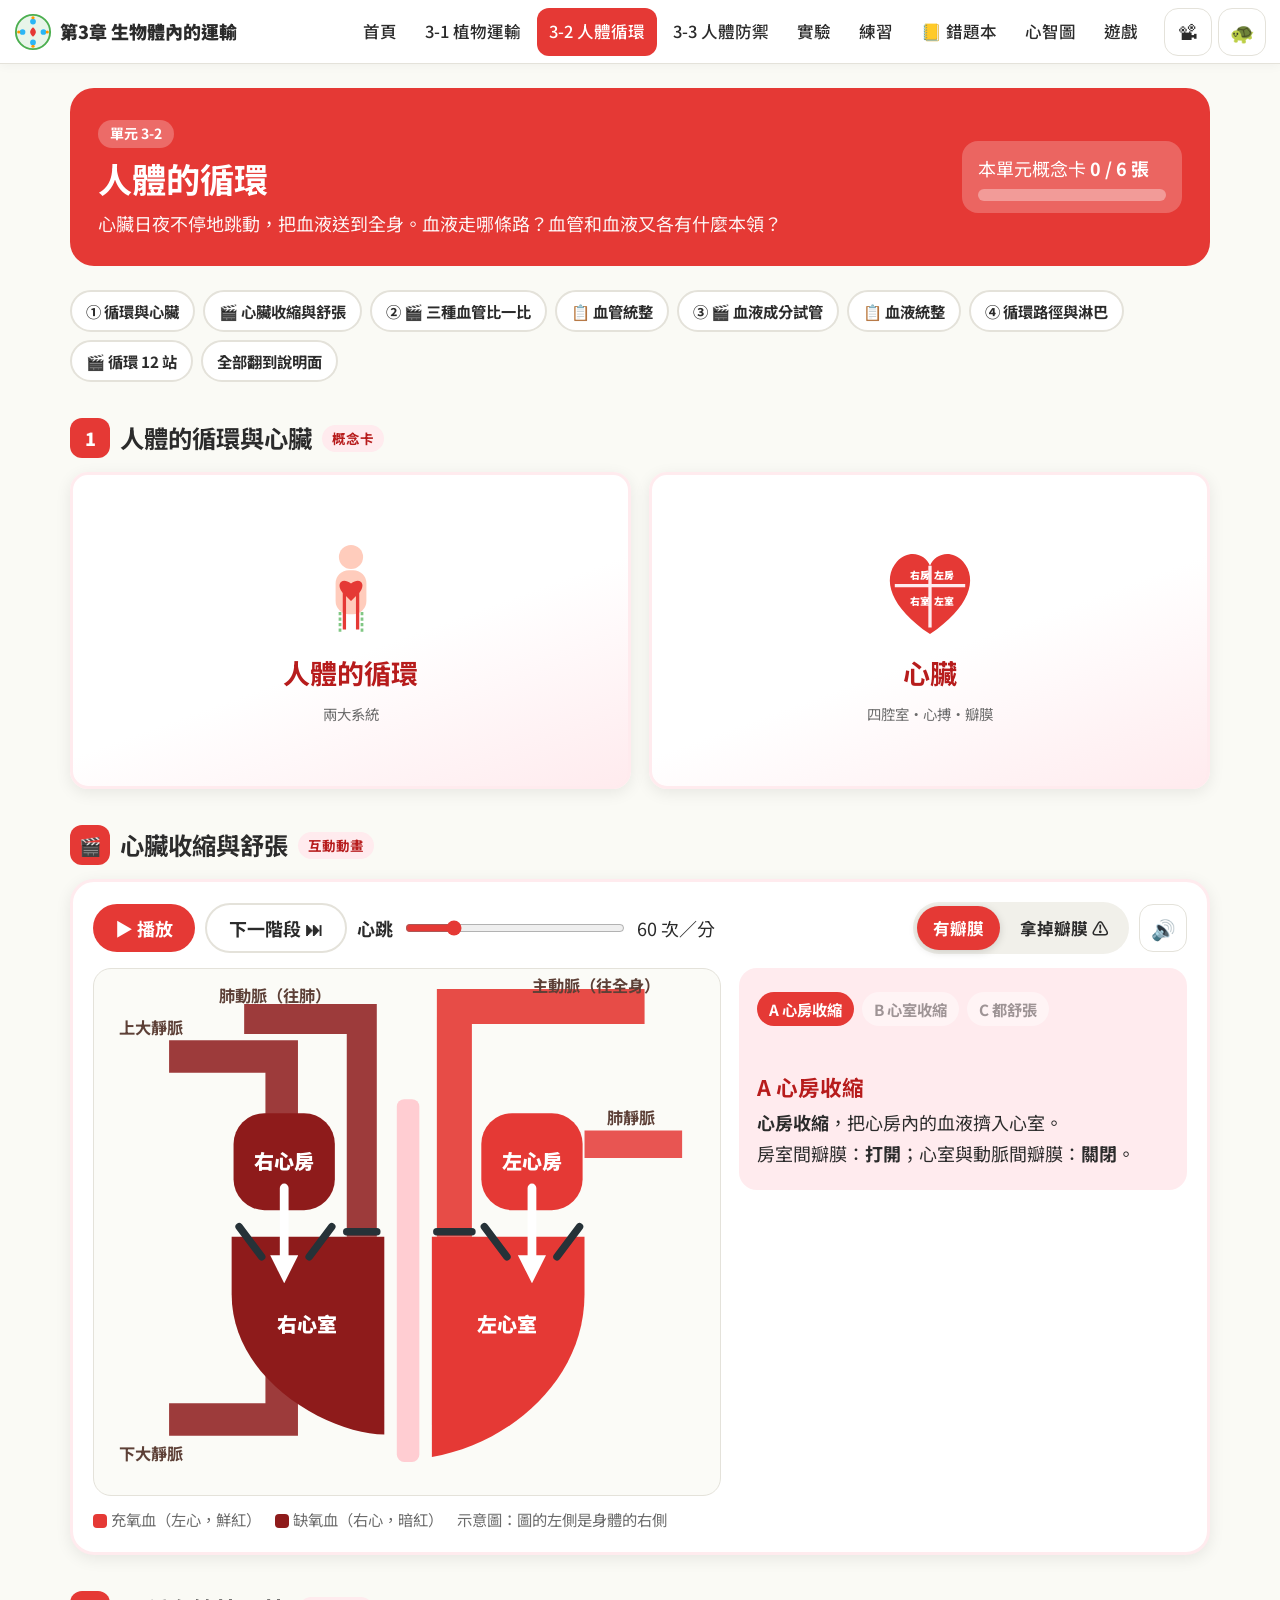
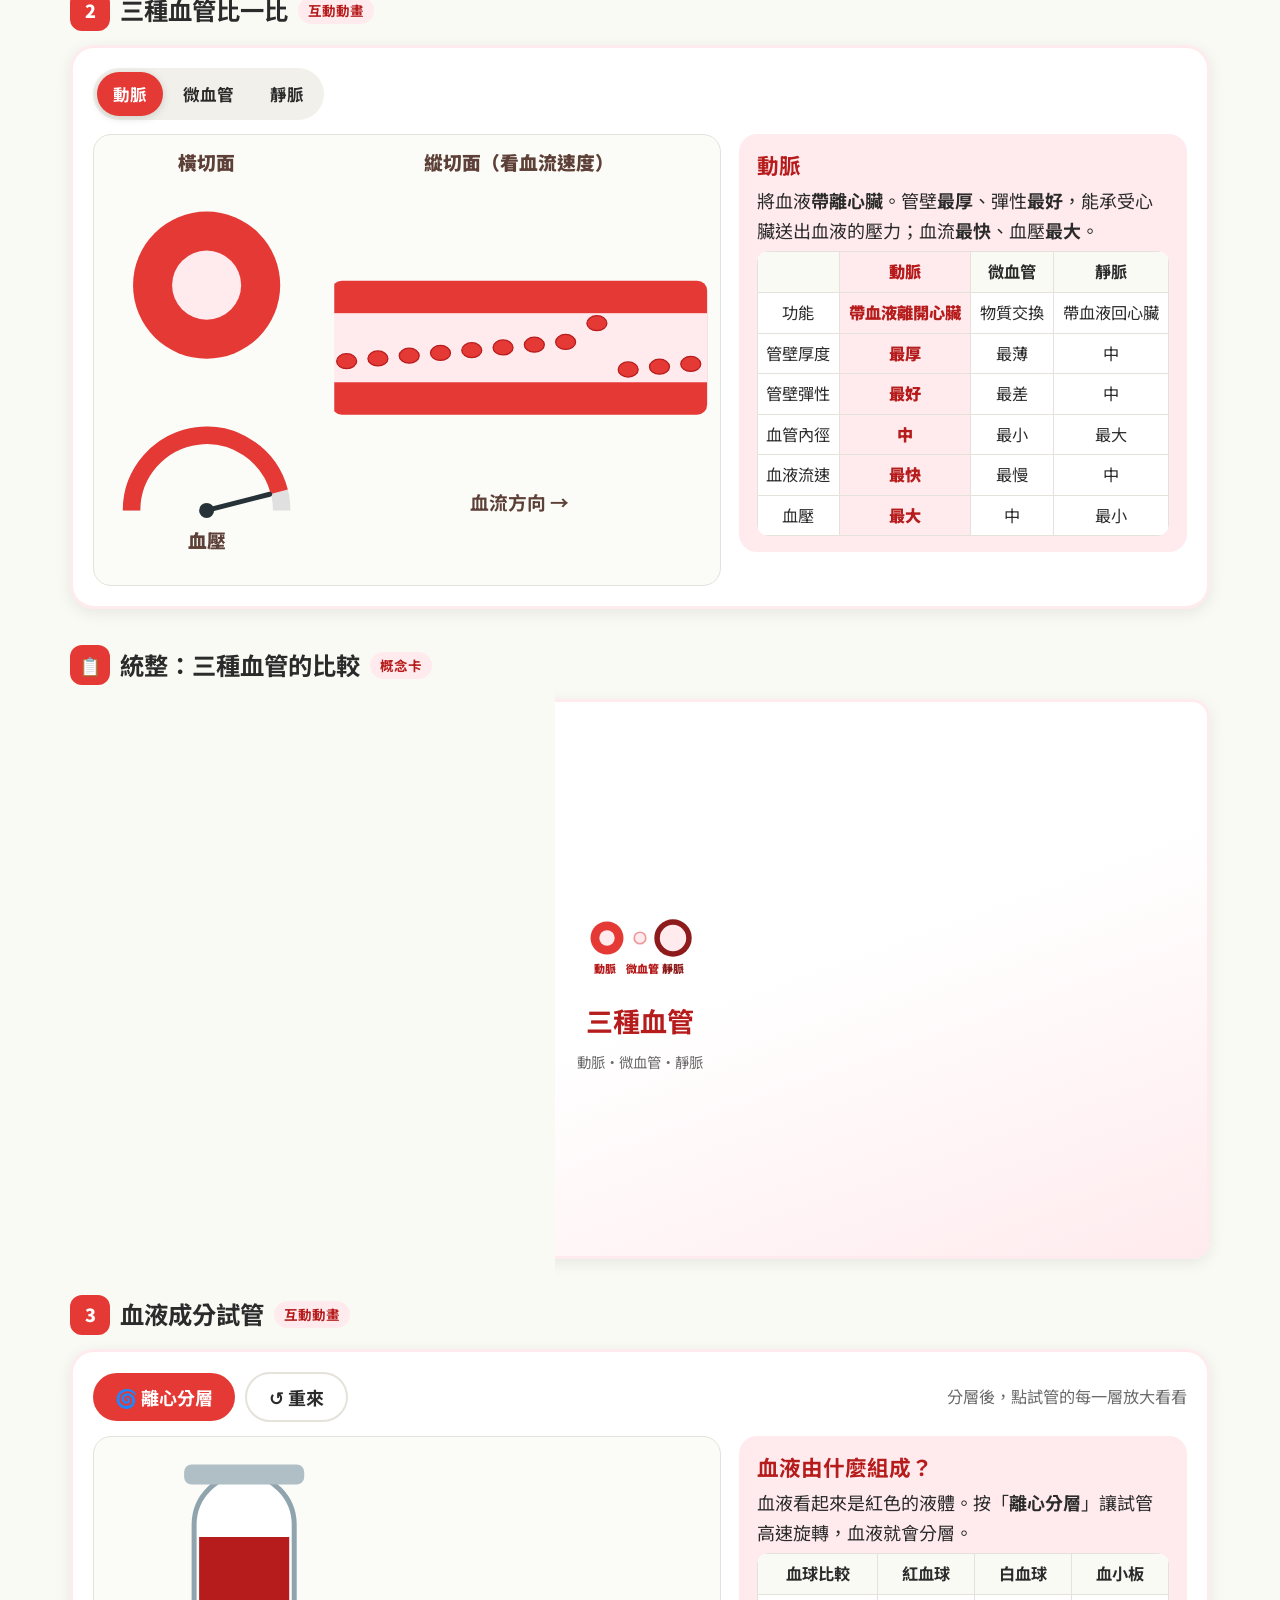
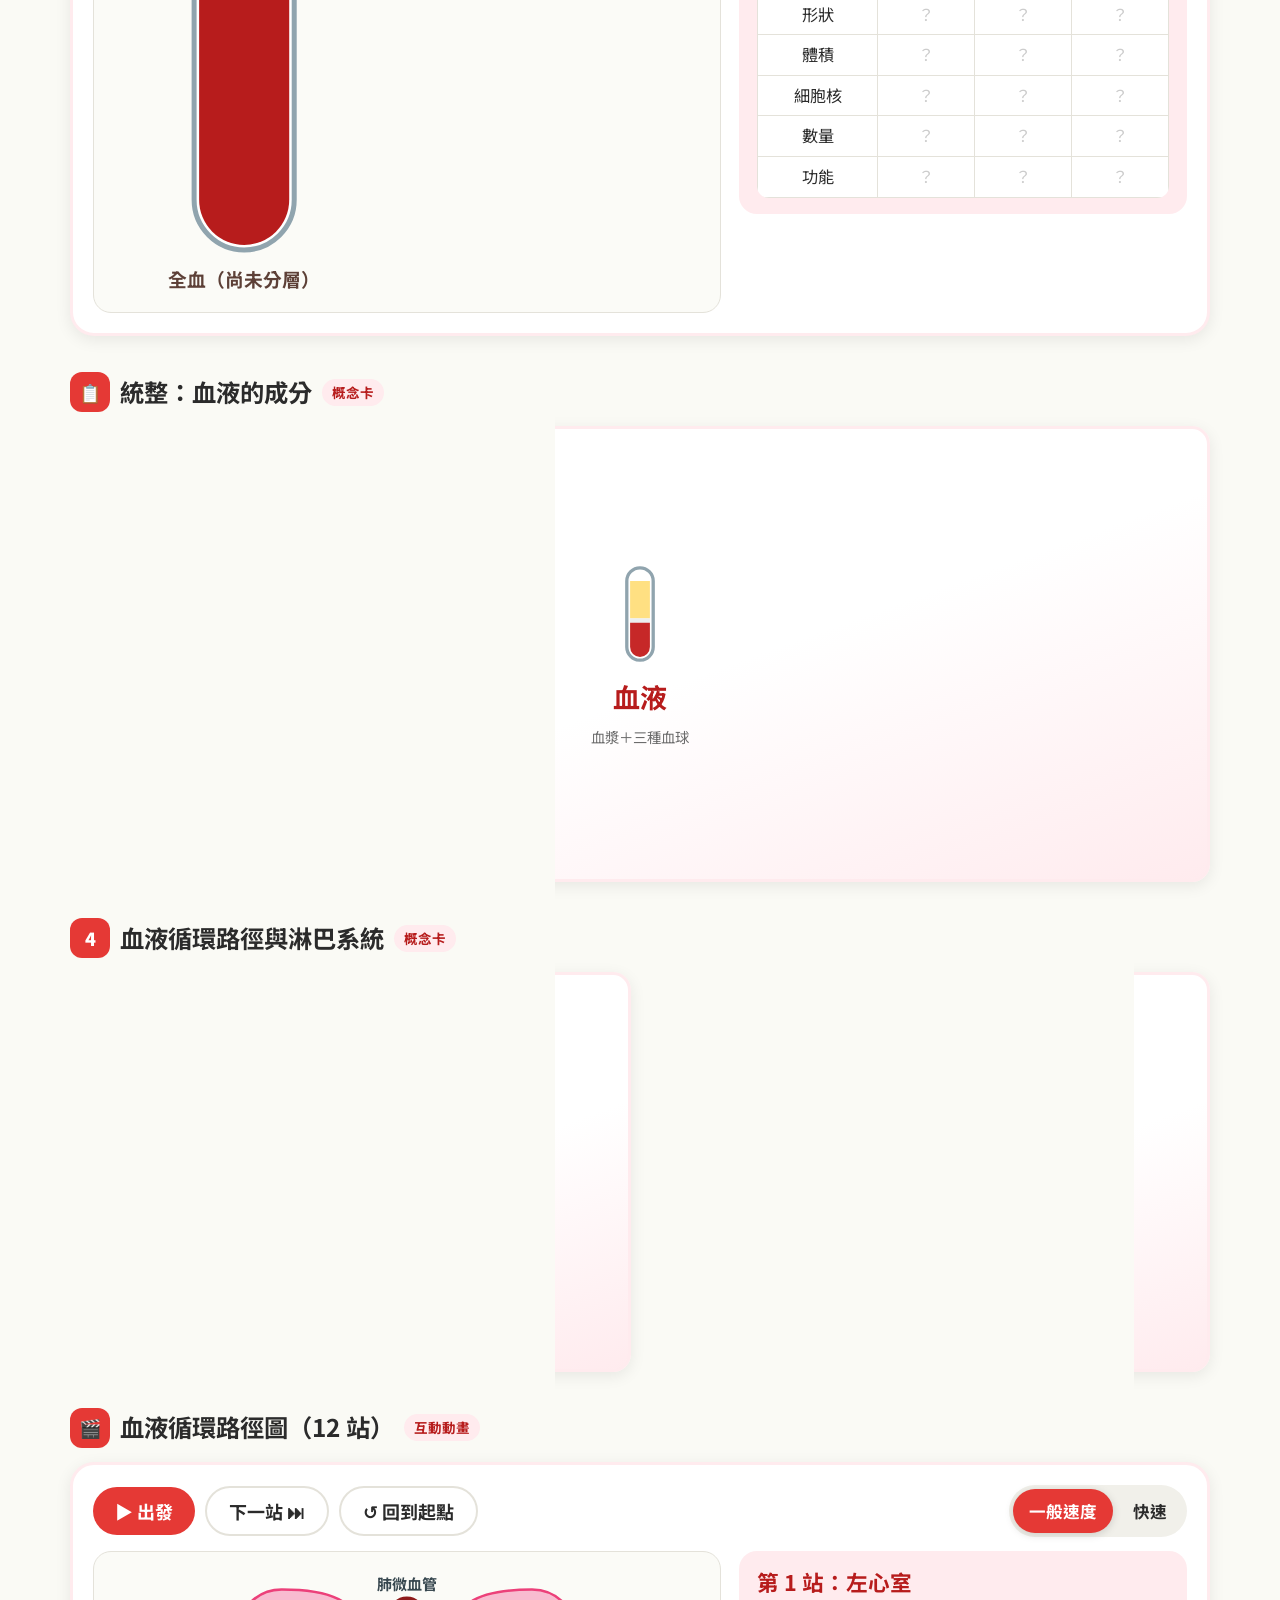
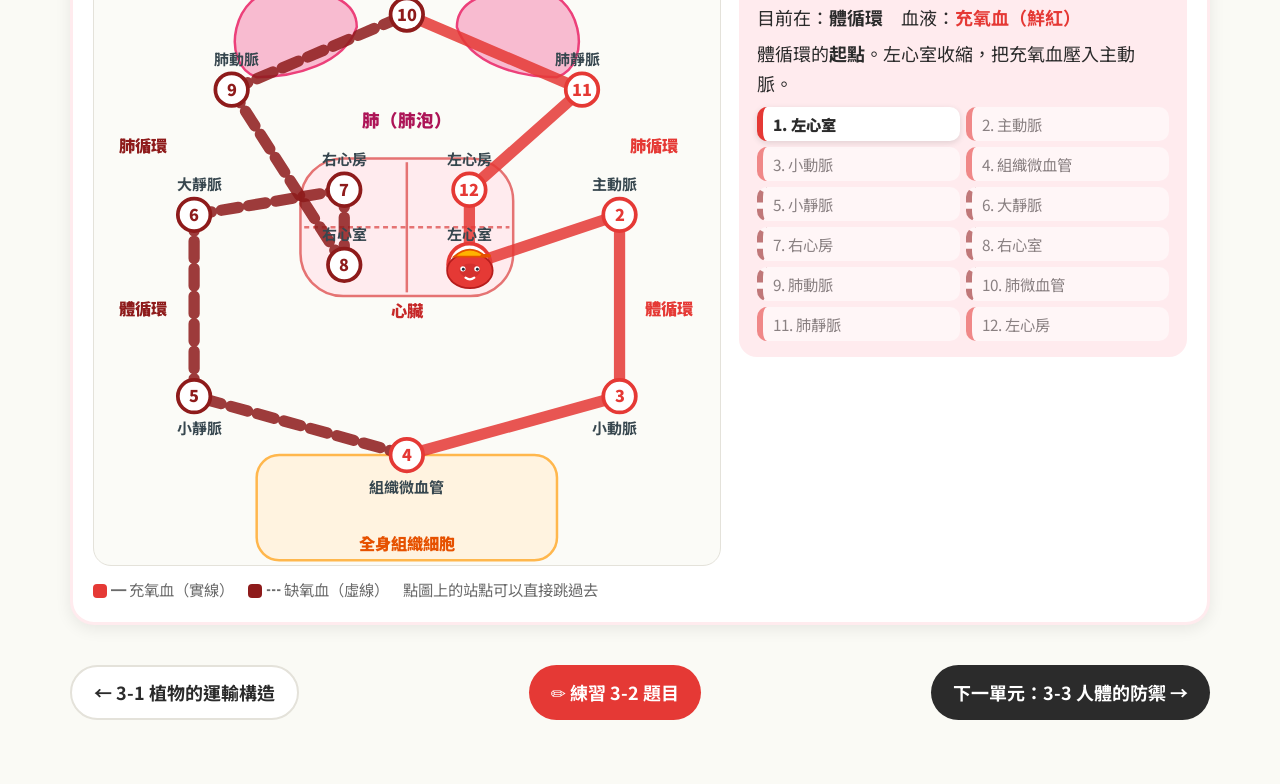
<file: unit3-2.html>
<!DOCTYPE html>
<html lang="zh-Hant">
<head>
<meta charset="UTF-8">
<meta name="viewport" content="width=device-width, initial-scale=1">
<title>3-2 人體的循環｜第3章 生物體內的運輸</title>
<link rel="stylesheet" href="css/style.css">
<script src="https://batyunching.github.io/bio/js/account.js" data-chapter="ch3" data-prefix="ch3."></script>
<style>
  /* 心臟 */
  #heart .ch{ transition:transform .35s ease; transform-box:fill-box; transform-origin:center; }
  #heart.pa .atrium, #heart.pb .ventricle{ transform:scale(.88); }
  #heart .flow{ opacity:0; transition:opacity .25s; }
  #heart.pa .f-a, #heart.pb .f-b, #heart.pc .f-c{ opacity:1; }
  #heart .back{ opacity:0; }
  #heart.novalve.pb .back-b, #heart.novalve.pc .back-c{ opacity:1; animation:blink .5s infinite alternate; }
  #heart.novalve .valve{ display:none; }
  @keyframes blink{ to{ opacity:.35; } }
  #heart .vl{ stroke:#263238; stroke-width:6; stroke-linecap:round; }
  .phase-pills{ display:flex; gap:8px; flex-wrap:wrap; margin-top:8px; }
  .phase-pills span{ padding:4px 12px; border-radius:999px; background:#fff; font-weight:700; font-size:.85rem; opacity:.45; }
  .phase-pills span.on{ opacity:1; background:var(--u); color:#fff; }
  .sound{ font-size:2rem; font-weight:900; color:var(--u-d); height:46px; }
  /* 血管 */
  .vt{ width:100%; border-collapse:collapse; font-size:.9rem; background:#fff; border-radius:12px; overflow:hidden; }
  .vt th,.vt td{ border:1px solid var(--c-line); padding:6px 8px; text-align:center; }
  .vt th{ background:#FAFAF5; }
  .vt .sel{ background:var(--u-l); font-weight:900; color:var(--u-d); }
  /* 試管 */
  #tube .layer{ cursor:pointer; transition:opacity .6s; }
  #tube .layer:hover{ filter:brightness(1.08) drop-shadow(0 0 4px rgba(0,0,0,.3)); }
  .spin{ animation:spin .25s linear 6; transform-box:fill-box; transform-origin:50% 95%; }
  @keyframes spin{ 0%{ transform:rotate(0); } 25%{ transform:rotate(-14deg); } 75%{ transform:rotate(14deg); } 100%{ transform:rotate(0); } }
  .bt td.blank{ color:#ccc; }
  /* 循環 */
  #circ .stn{ cursor:pointer; }
  #circ .stn circle{ transition:r .2s; }
  #circ .stn.on circle{ r:17; }
  .stlist{ display:grid; grid-template-columns:1fr 1fr; gap:6px; margin-top:8px; }
  .stlist div{ background:#fff; border-radius:10px; padding:4px 10px; font-size:.85rem; opacity:.55; border-left:6px solid #E53935; }
  .stlist div.deoxy{ border-left-color:#8E1B1B; border-left-style:dashed; }
  .stlist div.on{ opacity:1; font-weight:900; box-shadow:0 2px 6px rgba(0,0,0,.12); }
</style>
</head>
<body data-page="3-2" data-root="./" class="unit-32">
<main class="wrap">

  <div class="page-hero unit-hero">
    <div class="txt">
      <span class="tag" style="background:rgba(255,255,255,.25);color:#fff">單元 3-2</span>
      <h1 style="margin:.2em 0">人體的循環</h1>
      <p>心臟日夜不停地跳動，把血液送到全身。血液走哪條路？血管和血液又各有什麼本領？</p>
    </div>
    <div class="mini secondary">
      <div>本單元概念卡 <strong data-unit-progress-text>0 / 6 張</strong></div>
      <div class="progress" data-unit-progress="3-2"><span></span></div>
    </div>
  </div>

  <nav class="toc" aria-label="本頁目錄">
    <a href="#b1">① 循環與心臟</a><a href="#a1">🎬 心臟收縮與舒張</a><a href="#a2">② 🎬 三種血管比一比</a><a href="#b2">📋 血管統整</a>
    <a href="#a3">③ 🎬 血液成分試管</a><a href="#b3">📋 血液統整</a><a href="#b4">④ 循環路徑與淋巴</a><a href="#a4">🎬 循環 12 站</a>
    <button class="btn ghost" id="flipAll" style="min-height:40px;padding:4px 14px;font-size:.85rem">全部翻到說明面</button>
  </nav>

  <!-- ========== 卡 1、2 ========== -->
  <div class="block-title" id="b1"><span class="num">1</span><h2>人體的循環與心臟</h2><span class="kind">概念卡</span></div>
  <div class="cards">
    <div class="concept" data-id="3-2-c1"><div class="inner">
      <div class="face front"><span class="done-badge">✓ 已懂</span>
        <svg class="ic" viewBox="0 0 100 100" aria-hidden="true">
          <circle cx="50" cy="20" r="11" fill="#FFCCBC"/><rect x="36" y="32" width="28" height="40" rx="12" fill="#FFCCBC"/>
          <path d="M50 44 C42 38 36 44 42 52 L50 60 L58 52 C64 44 58 38 50 44Z" fill="#E53935"/>
          <path d="M44 52 V86 M56 52 V86" stroke="#E53935" stroke-width="3"/><path d="M40 70 V90 M60 70 V90" stroke="#81C784" stroke-width="2.5" stroke-dasharray="3 2"/>
        </svg>
        <h3>人體的循環</h3><span class="hint">兩大系統</span>
      </div>
      <div class="face back"><span class="done-badge">✓ 已懂</span>
        <h3>人體的循環</h3>
        <ul>
          <li>人體內的物質運輸靠兩個系統完成：</li>
          <li><span class="kw">心血管系統</span>：心臟、血管、血液。</li>
          <li><span class="kw">淋巴系統</span>：淋巴結、淋巴管、淋巴。</li>
        </ul>
        <div class="ft"><small>課本 P.104</small><button class="got">我懂了？</button></div>
      </div>
    </div></div>

    <div class="concept" data-id="3-2-c2"><div class="inner">
      <div class="face front"><span class="done-badge">✓ 已懂</span>
        <svg class="ic" viewBox="0 0 100 100" aria-hidden="true">
          <path d="M50 90 C14 66 6 40 20 24 C32 12 46 18 50 28 C54 18 68 12 80 24 C94 40 86 66 50 90Z" fill="#E53935"/>
          <path d="M50 28 V84 M18 46 H82" stroke="#FFEBEE" stroke-width="3"/>
          <text x="32" y="40" font-size="9" fill="#fff" font-weight="900">右房</text><text x="54" y="40" font-size="9" fill="#fff" font-weight="900">左房</text>
          <text x="32" y="64" font-size="9" fill="#fff" font-weight="900">右室</text><text x="54" y="64" font-size="9" fill="#fff" font-weight="900">左室</text>
        </svg>
        <h3>心臟</h3><span class="hint">四腔室・心搏・瓣膜</span>
      </div>
      <div class="face back"><span class="done-badge">✓ 已懂</span>
        <h3>心臟</h3>
        <ul>
          <li>位於胸腔<b>中央偏左</b>，由<b>心肌</b>構成。</li>
          <li>四個腔室：上方<span class="kw">左、右心房</span>，下方<span class="kw">左、右心室</span>。</li>
          <li><span class="kw">心搏</span>（收縮與舒張）是血液流動的<b>動力來源</b>。收縮時心室→動脈；舒張時靜脈→心房。</li>
          <li>心房與心室間、心室與動脈間有<span class="kw">瓣膜</span>，防止血液<b>倒流</b>。</li>
        </ul>
        <div class="ft"><small>課本 P.105</small><button class="got">我懂了？</button></div>
      </div>
    </div></div>
  </div>

  <!-- ========== 動畫 1：心臟 ========== -->
  <div class="block-title" id="a1"><span class="num">🎬</span><h2>心臟收縮與舒張</h2><span class="kind">互動動畫</span></div>
  <div class="anim">
    <div class="bar">
      <button class="btn blood" id="hPlay">▶ 播放</button>
      <button class="btn ghost" id="hStep">下一階段 ⏭</button>
      <div class="range"><label for="bpm"><strong>心跳</strong></label><input type="range" id="bpm" min="40" max="140" value="60"><span id="bpmTxt">60 次／分</span></div>
      <span class="sp"></span>
      <div class="seg" id="segValve"><button data-v="on" aria-pressed="true">有瓣膜</button><button data-v="off">拿掉瓣膜 ⚠</button></div>
      <button class="icon-btn" id="hMute" title="心音開關">🔊</button>
    </div>
    <div class="anim-body">
      <div class="stagebox"><svg id="heart" viewBox="0 0 500 420" role="img" aria-label="心臟剖面示意圖"></svg></div>
      <div class="info">
        <div class="phase-pills"><span data-p="a">A 心房收縮</span><span data-p="b">B 心室收縮</span><span data-p="c">C 都舒張</span></div>
        <div class="sound" id="hSound" aria-live="polite"></div>
        <div id="hInfo"></div>
      </div>
    </div>
    <div class="legend"><span><i style="background:#E53935"></i>充氧血（左心，鮮紅）</span><span><i style="background:#8E1B1B"></i>缺氧血（右心，暗紅）</span><span>示意圖：圖的左側是身體的右側</span></div>
  </div>

  <!-- ========== 卡 3 ========== -->
  <!-- ========== 動畫 2：血管 ========== -->
  <div class="block-title" id="a2"><span class="num">2</span><h2>三種血管比一比</h2><span class="kind">互動動畫</span></div>
  <div class="anim">
    <div class="bar"><div class="seg" id="segVes"><button data-v="art" aria-pressed="true">動脈</button><button data-v="cap">微血管</button><button data-v="vein">靜脈</button></div></div>
    <div class="anim-body">
      <div class="stagebox"><svg id="ves" viewBox="0 0 500 360" role="img" aria-label="血管比較"></svg></div>
      <div class="info"><div id="vesInfo"></div><table class="vt" id="vesTable"></table></div>
    </div>
  </div>

  <div class="block-title" id="b2"><span class="num">📋</span><h2>統整：三種血管的比較</h2><span class="kind">概念卡</span></div>
  <div class="cards">
    <div class="concept" data-id="3-2-c3"><div class="inner">
      <div class="face front"><span class="done-badge">✓ 已懂</span>
        <svg class="ic" viewBox="0 0 100 100" aria-hidden="true">
          <circle cx="20" cy="50" r="15" fill="#E53935"/><circle cx="20" cy="50" r="7" fill="#FFEBEE"/>
          <circle cx="50" cy="50" r="6" fill="#EF9A9A"/><circle cx="50" cy="50" r="4.5" fill="#FFEBEE"/>
          <circle cx="80" cy="50" r="17" fill="#8E1B1B"/><circle cx="80" cy="50" r="12" fill="#FFEBEE"/>
          <text x="8" y="82" font-size="10" font-weight="900" fill="#B71C1C">動脈</text><text x="37" y="82" font-size="10" font-weight="900" fill="#B71C1C">微血管</text><text x="70" y="82" font-size="10" font-weight="900" fill="#8E1B1B">靜脈</text>
        </svg>
        <h3>三種血管</h3><span class="hint">動脈・微血管・靜脈</span>
      </div>
      <div class="face back"><span class="done-badge">✓ 已懂</span>
        <h3>三種血管的比較（表 3-1）</h3>
        <div class="colsel" data-table="tblVes"><button data-col="all">全部</button><button data-col="1">動脈</button><button data-col="2">微血管</button><button data-col="3">靜脈</button></div>
        <table class="mini-table" id="tblVes">
          <tr><th></th><th>動脈</th><th>微血管</th><th>靜脈</th></tr>
          <tr><td>功能</td><td>帶血<b>離開</b>心臟</td><td>物質交換</td><td>帶血<b>回</b>心臟</td></tr>
          <tr><td>管壁</td><td>最厚</td><td>最薄（一層細胞）</td><td>中</td></tr>
          <tr><td>彈性</td><td>最好</td><td>最差</td><td>中</td></tr>
          <tr><td>內徑</td><td>中</td><td>最小</td><td>最大</td></tr>
          <tr><td>流速</td><td>最快</td><td>最慢</td><td>中</td></tr>
          <tr><td>血壓</td><td>最大</td><td>中</td><td>最小</td></tr>
        </table>
        <ul><li data-colnote="2">微血管<b>分布最廣</b>，有助於物質交換。</li><li data-colnote="3">有些<b>靜脈</b>具有<b>瓣膜</b>，防止血液倒流。</li><li data-colnote="1">動脈與心室相連，所以<b>血壓最高</b>。</li></ul>
        <div class="ft"><small>課本 P.106～107</small><button class="got">我懂了？</button></div>
      </div>
    </div></div>
  </div>

  <!-- ========== 動畫 3：試管 ========== -->
  <div class="block-title" id="a3"><span class="num">3</span><h2>血液成分試管</h2><span class="kind">互動動畫</span></div>
  <div class="anim">
    <div class="bar"><button class="btn blood" id="spinBtn">🌀 離心分層</button><button class="btn ghost" id="tubeReset">↺ 重來</button><span class="sp"></span><span style="color:var(--c-muted);font-size:.9rem">分層後，點試管的每一層放大看看</span></div>
    <div class="anim-body">
      <div class="stagebox"><svg id="tube" viewBox="0 0 500 380" role="img" aria-label="血液離心試管"></svg></div>
      <div class="info"><div id="tubeInfo"></div>
        <table class="vt bt" id="bloodTable">
          <tr><th>血球比較</th><th>紅血球</th><th>白血球</th><th>血小板</th></tr>
          <tr><td>形狀</td><td data-c="r">雙凹圓盤狀</td><td data-c="w">圓球形</td><td data-c="p">不規則</td></tr>
          <tr><td>體積</td><td data-c="r">中</td><td data-c="w">最大</td><td data-c="p">最小</td></tr>
          <tr><td>細胞核</td><td data-c="r">無</td><td data-c="w">有</td><td data-c="p">無</td></tr>
          <tr><td>數量</td><td data-c="r">最多</td><td data-c="w">最少</td><td data-c="p">中</td></tr>
          <tr><td>功能</td><td data-c="r">攜帶氧氣</td><td data-c="w">吞噬病原體、產生抗體</td><td data-c="p">促使傷口血液凝固</td></tr>
        </table>
      </div>
    </div>
  </div>

  <!-- ========== 卡 4 ========== -->
  <div class="block-title" id="b3"><span class="num">📋</span><h2>統整：血液的成分</h2><span class="kind">概念卡</span></div>
  <div class="cards">
    <div class="concept" data-id="3-2-c4"><div class="inner">
      <div class="face front"><span class="done-badge">✓ 已懂</span>
        <svg class="ic" viewBox="0 0 100 100" aria-hidden="true">
          <rect x="38" y="8" width="24" height="84" rx="12" fill="#fff" stroke="#90A4AE" stroke-width="3"/>
          <rect x="41" y="20" width="18" height="34" fill="#FFE082"/><rect x="41" y="54" width="18" height="4" fill="#ECEFF1"/>
          <path d="M41 58 H59 V80 a9 9 0 0 1 -18 0Z" fill="#C62828"/>
        </svg>
        <h3>血液</h3><span class="hint">血漿＋三種血球</span>
      </div>
      <div class="face back"><span class="done-badge">✓ 已懂</span>
        <h3>血液的成分</h3>
        <div class="colsel" data-table="tblBlood"><button data-col="all">全部</button><button data-col="plasma">血漿</button><button data-col="1">紅血球</button><button data-col="2">白血球</button><button data-col="3">血小板</button></div>
        <ul data-colnote="plasma">
          <li><span class="kw">血漿</span>：主要是<b>水</b>，溶有養分、廢物、抗體和激素。</li>
        </ul>
        <table class="mini-table" id="tblBlood">
          <tr><th></th><th>紅血球</th><th>白血球</th><th>血小板</th></tr>
          <tr><td>形狀</td><td>雙凹圓盤</td><td>圓球形</td><td>不規則</td></tr>
          <tr><td>體積</td><td>中</td><td>最大</td><td>最小</td></tr>
          <tr><td>細胞核</td><td>無</td><td>有</td><td>無</td></tr>
          <tr><td>數量</td><td>最多</td><td>最少</td><td>中</td></tr>
          <tr><td>功能</td><td>血紅素運氧</td><td>吞噬病原體、產生抗體</td><td>促使傷口血液凝固</td></tr>
        </table>
        <div class="ft"><small>課本 P.108～109・表 3-2</small><button class="got">我懂了？</button></div>
      </div>
    </div></div>
  </div>

  <!-- ========== 卡 5、6 ========== -->
  <div class="block-title" id="b4"><span class="num">4</span><h2>血液循環路徑與淋巴系統</h2><span class="kind">概念卡</span></div>
  <div class="cards">
    <div class="concept" data-id="3-2-c5"><div class="inner">
      <div class="face front"><span class="done-badge">✓ 已懂</span>
        <div class="ic" style="display:flex;align-items:center;justify-content:center" id="rbcIcon"></div>
        <h3>血液循環路徑</h3><span class="hint">體循環・肺循環</span>
      </div>
      <div class="face back"><span class="done-badge">✓ 已懂</span>
        <h3>血液循環的路徑</h3>
        <ul>
          <li><span class="kw">體循環</span>：左心室→主動脈→小動脈→組織微血管→小靜脈→大靜脈→右心房。（運送養分、氧氣給全身細胞，帶走廢物）</li>
          <li><span class="kw">肺循環</span>：右心室→肺動脈→肺微血管→肺靜脈→左心房。（氣體交換）</li>
          <li><span class="kw">充氧血</span>鮮紅色（左心）；<span class="kw">缺氧血</span>暗紅色（右心）。</li>
          <li>注意：<b>肺動脈</b>內是缺氧血、<b>肺靜脈</b>內是充氧血！</li>
        </ul>
        <div class="ft"><small>課本 P.110～111</small><button class="got">我懂了？</button></div>
      </div>
    </div></div>

    <div class="concept" data-id="3-2-c6"><div class="inner">
      <div class="face front"><span class="done-badge">✓ 已懂</span>
        <svg class="ic" viewBox="0 0 100 100" aria-hidden="true">
          <path d="M10 70 C30 70 30 30 50 30 S70 70 90 70" stroke="#E53935" stroke-width="6" fill="none"/>
          <g fill="#FFF59D" stroke="#F9A825"><circle cx="34" cy="60" r="4"/><circle cx="66" cy="60" r="4"/><circle cx="50" cy="48" r="4"/></g>
          <path d="M20 88 C40 80 60 80 80 88" stroke="#81C784" stroke-width="5" fill="none"/>
          <ellipse cx="50" cy="82" rx="9" ry="6" fill="#66BB6A"/>
        </svg>
        <h3>淋巴系統</h3><span class="hint">回收血漿・防禦疾病</span>
      </div>
      <div class="face back"><span class="done-badge">✓ 已懂</span>
        <h3>淋巴系統</h3>
        <ul>
          <li><b>血漿</b>滲出微血管→<span class="kw">組織液</span>→滲入淋巴管成為<span class="kw">淋巴</span>→最後<b>注入靜脈</b>。</li>
          <li><span class="kw">淋巴結</span>：過濾淋巴中的異物，結內白血球吞噬細菌或病毒。</li>
          <li>有些淋巴管內有瓣膜，防止淋巴倒流。</li>
        </ul>
        <table class="mini-table">
          <tr><th></th><th>心血管系統</th><th>淋巴系統</th></tr>
          <tr><td>組成</td><td>心臟、血管、血液</td><td>淋巴結、淋巴管、淋巴</td></tr>
          <tr><td>功能</td><td>運輸、防禦疾病</td><td>回收滲漏血漿、防禦疾病</td></tr>
        </table>
        <div class="ft"><small>課本 P.114～115・表 3-3</small><button class="got">我懂了？</button></div>
      </div>
    </div></div>
  </div>

  <!-- ========== 動畫 4：循環 12 站 ========== -->
  <div class="block-title" id="a4"><span class="num">🎬</span><h2>血液循環路徑圖（12 站）</h2><span class="kind">互動動畫</span></div>
  <div class="anim">
    <div class="bar">
      <button class="btn blood" id="cPlay">▶ 出發</button>
      <button class="btn ghost" id="cStep">下一站 ⏭</button>
      <button class="btn ghost" id="cReset">↺ 回到起點</button>
      <span class="sp"></span>
      <div class="seg" id="segSpeed"><button data-v="1" aria-pressed="true">一般速度</button><button data-v="2">快速</button></div>
    </div>
    <div class="anim-body">
      <div class="stagebox"><svg id="circ" viewBox="0 0 500 490" role="img" aria-label="人體血液循環 12 站示意圖"></svg></div>
      <div class="info"><div id="circInfo"></div><div class="stlist" id="stList"></div></div>
    </div>
    <div class="legend"><span><i style="background:#E53935"></i>━ 充氧血（實線）</span><span><i style="background:#8E1B1B"></i>┅ 缺氧血（虛線）</span><span>點圖上的站點可以直接跳過去</span></div>
  </div>

  <div class="unit-foot">
    <a class="btn ghost" href="unit3-1.html">← 3-1 植物的運輸構造</a>
    <a class="btn blood" href="quiz.html?unit=3-2">✏️ 練習 3-2 題目</a>
    <a class="btn" href="unit3-3.html">下一單元：3-3 人體的防禦 →</a>
  </div>
</main>

<script src="js/common.js"></script>
<script src="data/selfcheck.js"></script>
<script src="js/unit.js"></script>
<script>
(function(){
  'use strict';
  var NS = 'http://www.w3.org/2000/svg';
  function el(tag, attrs, parent){ var e = document.createElementNS(NS, tag); for(var k in attrs) e.setAttribute(k, attrs[k]); if(parent) parent.appendChild(e); return e; }
  function $(id){ return document.getElementById(id); }
  $('rbcIcon').innerHTML = CH3.mascots.rbc(100);
  var OXY = '#E53935', DEOXY = '#8E1B1B';

  /* ===== 動畫 1：心臟 ===== */
  var heart = $('heart');
  var arrow = function(d, color, cls){ var c = cls.indexOf('flow') >= 0 ? '#FFFFFF' : color; return '<path class="'+cls+'" d="'+d+'" stroke="'+c+'" stroke-width="7" fill="none" stroke-linecap="round" marker-end="url(#ah-'+(c==='#FFFFFF'?'w':'k')+')"/>'; };
  heart.innerHTML =
    '<defs>' +
      '<marker id="ah-o" viewBox="0 0 10 10" refX="5" refY="5" markerWidth="3.2" markerHeight="3.2" orient="auto"><path d="M0 0L10 5L0 10z" fill="'+OXY+'"/></marker>' +
      '<marker id="ah-d" viewBox="0 0 10 10" refX="5" refY="5" markerWidth="3.2" markerHeight="3.2" orient="auto"><path d="M0 0L10 5L0 10z" fill="'+DEOXY+'"/></marker>' +
      '<marker id="ah-w" viewBox="0 0 10 10" refX="5" refY="5" markerWidth="3.2" markerHeight="3.2" orient="auto"><path d="M0 0L10 5L0 10z" fill="#FFFFFF"/></marker>' +
      '<marker id="ah-k" viewBox="0 0 10 10" refX="5" refY="5" markerWidth="3.2" markerHeight="3.2" orient="auto"><path d="M0 0L10 5L0 10z" fill="#FFD600"/></marker>' +
    '</defs>' +
    // 血管
    '<path d="M60 70 H150 V120" stroke="'+DEOXY+'" stroke-width="26" fill="none" opacity=".85"/>' +      // 上大靜脈
    '<path d="M60 360 H150 V300" stroke="'+DEOXY+'" stroke-width="26" fill="none" opacity=".85"/>' +     // 下大靜脈
    '<path d="M214 214 V40 H120" stroke="'+DEOXY+'" stroke-width="24" fill="none" opacity=".85"/>' +     // 肺動脈
    '<path d="M288 214 V30 H440" stroke="'+OXY+'" stroke-width="28" fill="none" opacity=".9"/>' +         // 主動脈
    '<path d="M470 140 H392" stroke="'+OXY+'" stroke-width="22" fill="none" opacity=".85"/>' +           // 肺靜脈
    // 腔室
    '<g class="ch atrium"><rect x="106" y="110" width="92" height="88" rx="28" fill="'+DEOXY+'"/></g>' +
    '<g class="ch atrium"><rect x="304" y="110" width="92" height="88" rx="28" fill="'+OXY+'"/></g>' +
    '<g class="ch ventricle"><path d="M110 214 H232 V372 C190 372 110 330 110 260Z" fill="'+DEOXY+'"/></g>' +
    '<g class="ch ventricle"><path d="M270 214 H392 V260 C392 330 330 380 270 390Z" fill="'+OXY+'"/></g>' +
    // 中隔
    '<rect x="242" y="104" width="18" height="290" rx="6" fill="#FFCDD2"/>' +
    // 文字
    '<g font-size="16" font-weight="900" fill="#fff" text-anchor="middle"><text x="152" y="160">右心房</text><text x="350" y="160">左心房</text><text x="170" y="290">右心室</text><text x="330" y="290">左心室</text></g>' +
    '<g font-size="13" font-weight="700" fill="#5D4037"><text x="20" y="52">上大靜脈</text><text x="20" y="392">下大靜脈</text><text x="100" y="26">肺動脈（往肺）</text><text x="350" y="18">主動脈（往全身）</text><text x="410" y="124">肺靜脈</text></g>' +
    // 瓣膜（房室間）
    '<g class="valve" id="vAV"></g><g class="valve" id="vSL"></g>' +
    // 流向箭頭
    arrow('M152 175 V240', DEOXY, 'flow f-a f-c') + arrow('M350 175 V240', OXY, 'flow f-a f-c') +
    arrow('M196 300 C214 260 214 230 214 100', DEOXY, 'flow f-b') + arrow('M306 300 C288 260 288 230 288 80', OXY, 'flow f-b') +
    arrow('M90 70 H140', DEOXY, 'flow f-c') + arrow('M90 360 H140', DEOXY, 'flow f-c') + arrow('M450 140 H406', OXY, 'flow f-c') +
    // 倒流（拿掉瓣膜）
    arrow('M140 262 V180', '#FFD600', 'back back-b') + arrow('M362 262 V180', '#FFD600', 'back back-b') +
    arrow('M214 120 V255', '#FFD600', 'back back-c') + arrow('M288 120 V255', '#FFD600', 'back back-c') +
    '<text class="back back-b back-c" x="250" y="412" text-anchor="middle" font-size="18" font-weight="900" fill="#F57F17">⚠ 沒有瓣膜，血液倒流！</text>';

  function drawValves(phase){
    // 房室瓣：A、C 打開，B 關閉；動脈瓣：B 打開，A、C 關閉
    var avOpen = phase !== 'b', slOpen = phase === 'b';
    $('vAV').innerHTML = avOpen
      ? '<path class="vl" d="M116 206 L134 230 M190 206 L172 230"/><path class="vl" d="M312 206 L330 230 M388 206 L370 230"/>'
      : '<path class="vl" d="M114 206 L152 206 M192 206 L152 206"/><path class="vl" d="M310 206 L350 206 M390 206 L350 206"/>';
    $('vSL').innerHTML = slOpen
      ? '<path class="vl" d="M202 212 L198 192 M226 212 L230 192"/><path class="vl" d="M274 212 L270 192 M302 212 L306 192"/>'
      : '<path class="vl" d="M202 210 L226 210"/><path class="vl" d="M274 210 L302 210"/>';
  }
  var PH = {
    a:{ t:'A 心房收縮', d:'<b>心房收縮</b>，把心房內的血液擠入心室。<br>房室間瓣膜：<b>打開</b>；心室與動脈間瓣膜：<b>關閉</b>。' },
    b:{ t:'B 心室收縮', d:'<b>心室收縮</b>，血液被擠壓進入<b>動脈</b>（右心室→肺動脈、左心室→主動脈）。<br>房室間瓣膜<b>關閉</b>，防止血液倒流回心房 → 產生第一個心音「<b>撲</b>」。' },
    c:{ t:'C 心房心室皆舒張', d:'心臟<b>舒張</b>，血液由<b>靜脈</b>流經心房到心室。<br>心室與動脈間瓣膜<b>關閉</b>，防止血液倒流回心室 → 產生第二個心音「<b>通</b>」。' }
  };
  var NOVALVE = {
    a:'沒有瓣膜時，心房收縮仍能把血擠進心室。',
    b:'⚠ 沒有房室間瓣膜：心室收縮時，部分血液<b>倒流回心房</b>，送進動脈的血量變少！',
    c:'⚠ 沒有心室與動脈間瓣膜：舒張時，動脈裡的血液<b>倒流回心室</b>！'
  };
  var order = ['a','b','c'], pi = 0, hTimer = null, novalve = false;
  function setPhase(p, withSound){
    heart.classList.remove('pa','pb','pc'); heart.classList.add('p' + p);
    drawValves(p);
    document.querySelectorAll('.phase-pills span').forEach(function(s){ s.classList.toggle('on', s.getAttribute('data-p') === p); });
    $('hInfo').innerHTML = '<h3>'+PH[p].t+'</h3><p>'+PH[p].d+'</p>' + (novalve ? '<p style="background:#FFF8E1;padding:8px;border-radius:10px">'+NOVALVE[p]+'</p>' : '');
    var snd = '';
    if(!novalve){
      if(p === 'b'){ snd = '撲～'; if(withSound) UNIT.thump(70, .18, .7); }
      if(p === 'c'){ snd = '通！'; if(withSound) UNIT.thump(110, .12, .55); }
    }
    $('hSound').textContent = snd;
  }
  function cycleMs(){ return 60000 / Number($('bpm').value); }
  var FRAC = { a:.18, b:.32, c:.5 };
  function runHeart(){
    var p = order[pi]; setPhase(p, true);
    hTimer = setTimeout(function(){ pi = (pi + 1) % 3; runHeart(); }, Math.max(150, cycleMs() * FRAC[p] * (UNIT.reduced() ? 2 : 1)));
  }
  $('hPlay').addEventListener('click', function(){
    if(hTimer){ clearTimeout(hTimer); hTimer = null; this.textContent = '▶ 播放'; return; }
    this.textContent = '⏸ 暫停'; runHeart();
  });
  $('hStep').addEventListener('click', function(){
    if(hTimer){ clearTimeout(hTimer); hTimer = null; $('hPlay').textContent = '▶ 播放'; }
    pi = (pi + 1) % 3; setPhase(order[pi], true);
  });
  $('bpm').addEventListener('input', function(){ $('bpmTxt').textContent = this.value + ' 次／分'; });
  UNIT.seg($('segValve'), function(v){ novalve = v === 'off'; heart.classList.toggle('novalve', novalve); setPhase(order[pi]); });
  function muteBtn(){ $('hMute').textContent = CH3.store.get('mute', false) ? '🔇' : '🔊'; }
  $('hMute').addEventListener('click', function(){ CH3.store.set('mute', !CH3.store.get('mute', false)); muteBtn(); });
  muteBtn(); setPhase('a');

  /* ===== 動畫 2：三種血管 ===== */
  var VES = {
    art: { n:'動脈', wall:26, inner:46, speed:1, press:.92, color:OXY, valve:false,
           d:'將血液<b>帶離心臟</b>。管壁<b>最厚</b>、彈性<b>最好</b>，能承受心臟送出血液的壓力；血流<b>最快</b>、血壓<b>最大</b>。' },
    cap: { n:'微血管', wall:3, inner:13, speed:.14, press:.5, color:'#C62828', valve:false,
           d:'連接小動脈與小靜脈。管壁<b>只有一層細胞</b>、內徑<b>最小</b>（紅血球要排成單列通過），流速<b>最慢</b>、分布<b>最廣</b>，有利血液和組織細胞進行<b>物質交換</b>。' },
    vein:{ n:'靜脈', wall:13, inner:62, speed:.45, press:.15, color:DEOXY, valve:true,
           d:'將血液<b>帶回心臟</b>。管壁比動脈薄、彈性較差，內徑<b>最大</b>、血壓<b>最小</b>；<b>有些靜脈具有瓣膜</b>，防止血液倒流。' }
  };
  var ROWS = [['功能','帶血液離開心臟','物質交換','帶血液回心臟'],['管壁厚度','最厚','最薄','中'],['管壁彈性','最好','最差','中'],['血管內徑','中','最小','最大'],['血液流速','最快','最慢','中'],['血壓','最大','中','最小']];
  var ves = $('ves'), vk = 'art', cells = [], vLast = 0;
  function drawVes(){
    var v = VES[vk]; ves.innerHTML = '';
    // 橫切面
    el('text',{x:90,y:28,'text-anchor':'middle','font-size':15,'font-weight':900,fill:'#5D4037'},ves).textContent = '橫切面';
    el('circle',{cx:90,cy:120,r:(v.inner/2+v.wall)*1.2,fill:v.color},ves);
    el('circle',{cx:90,cy:120,r:v.inner/2*1.2,fill:'#FFEBEE'},ves);
    if(vk === 'cap') el('text',{x:90,y:180,'text-anchor':'middle','font-size':12,fill:'#B71C1C','font-weight':700},ves).textContent = '（放大很多倍）';
    // 血壓計
    var gx = 90, gy = 300;
    el('path',{d:'M30 300 A60 60 0 0 1 150 300',fill:'none',stroke:'#E0E0E0','stroke-width':14},ves);
    el('path',{d:'M30 300 A60 60 0 0 1 '+(90-60*Math.cos(Math.PI*v.press)).toFixed(1)+' '+(300-60*Math.sin(Math.PI*v.press)).toFixed(1),fill:'none',stroke:v.color,'stroke-width':14},ves);
    el('line',{x1:gx,y1:gy,x2:(gx-52*Math.cos(Math.PI*v.press)).toFixed(1),y2:(gy-52*Math.sin(Math.PI*v.press)).toFixed(1),stroke:'#263238','stroke-width':4,'stroke-linecap':'round'},ves);
    el('circle',{cx:gx,cy:gy,r:6,fill:'#263238'},ves);
    el('text',{x:90,y:330,'text-anchor':'middle','font-size':15,'font-weight':900,fill:'#5D4037'},ves).textContent = '血壓';
    // 縱切面
    var top = 170 - v.inner*1.2/2 - v.wall, h = v.inner*1.2 + v.wall*2;
    el('text',{x:340,y:28,'text-anchor':'middle','font-size':15,'font-weight':900,fill:'#5D4037'},ves).textContent = '縱切面（看血流速度）';
    el('rect',{x:190,y:top,width:300,height:h,fill:v.color,rx:8},ves);
    el('rect',{x:190,y:top+v.wall,width:300,height:v.inner*1.2,fill:'#FFEBEE'},ves);
    if(v.valve){ [260,400].forEach(function(x){ el('path',{d:'M'+x+' '+(top+v.wall)+' L'+(x+26)+' 170 M'+x+' '+(top+h-v.wall)+' L'+(x+26)+' 170',stroke:v.color,'stroke-width':5,fill:'none'},ves); });
      el('text',{x:330,y:top+h+26,'text-anchor':'middle','font-size':14,'font-weight':700,fill:DEOXY},ves).textContent = '靜脈瓣膜（只讓血液往一個方向流）'; }
    el('text',{x:340,y:300,'text-anchor':'middle','font-size':15,'font-weight':700,fill:'#5D4037'},ves).textContent = '血流方向 →';
    var g = el('g',{},ves); cells = [];
    var n = vk === 'cap' ? 7 : 12;
    for(var i=0;i<n;i++){
      var y = vk === 'cap' ? 170 : 170 + ((i*37)%Math.max(1,v.inner*1.2-16)) - (v.inner*1.2-16)/2;
      var c = el('ellipse',{rx:vk === 'cap' ? 6 : 8,ry:vk === 'cap' ? 5 : 6,fill:'#E53935',stroke:'#B71C1C'},g);
      cells.push({el:c, x:190 + i*(300/n), y:y});
    }
    var cl = el('rect',{x:186,y:top-4,width:6,height:h+8,fill:'#FBFBF7'},ves);
    // 表格
    var idx = {art:1,cap:2,vein:3}[vk];
    $('vesTable').innerHTML = '<tr><th></th><th'+(idx===1?' class="sel"':'')+'>動脈</th><th'+(idx===2?' class="sel"':'')+'>微血管</th><th'+(idx===3?' class="sel"':'')+'>靜脈</th></tr>' +
      ROWS.map(function(r){ return '<tr><td>'+r[0]+'</td>' + [1,2,3].map(function(k){ return '<td'+(k===idx?' class="sel"':'')+'>'+r[k]+'</td>'; }).join('') + '</tr>'; }).join('');
    $('vesInfo').innerHTML = '<h3>'+v.n+'</h3><p>'+v.d+'</p>';
  }
  function vesTick(ts){
    var dt = Math.min(50, ts - (vLast || ts)) / 1000; vLast = ts;
    var sp = VES[vk].speed * 240 * (UNIT.reduced() ? .3 : 1);
    cells.forEach(function(c){ c.x += sp * dt; if(c.x > 492) c.x -= 300; c.el.setAttribute('cx', c.x.toFixed(1)); c.el.setAttribute('cy', c.y.toFixed(1)); });
    requestAnimationFrame(vesTick);
  }
  UNIT.seg($('segVes'), function(v){ vk = v; drawVes(); });
  drawVes(); requestAnimationFrame(vesTick);

  /* ===== 動畫 3：血液試管 ===== */
  var tube = $('tube'), spun = false;
  function drawTube(){
    var h = '<g id="tubeG">' +
      '<rect x="80" y="30" width="80" height="300" rx="40" fill="#fff" stroke="#90A4AE" stroke-width="4"/>' +
      '<rect x="72" y="22" width="96" height="16" rx="6" fill="#B0BEC5"/>';
    if(!spun){
      h += '<path d="M84 80 H156 V290 a36 36 0 0 1 -72 0Z" fill="#B71C1C"/>' +
           '<text x="120" y="360" text-anchor="middle" font-size="15" font-weight="700" fill="#5D4037">全血（尚未分層）</text>';
    } else {
      h += '<path class="layer" data-l="plasma" d="M84 80 H156 V196 H84Z" fill="#FFE082"/>' +
           '<path class="layer" data-l="buffy" d="M84 196 H156 V206 H84Z" fill="#ECEFF1" stroke="#B0BEC5"/>' +
           '<path class="layer" data-l="rbc" d="M84 206 H156 V290 a36 36 0 0 1 -72 0Z" fill="#C62828"/>' +
           '<g font-size="14" font-weight="900"><text x="170" y="142" fill="#F9A825">← 血漿（約 55%）</text><text x="170" y="205" fill="#78909C">← 白血球、血小板</text><text x="170" y="270" fill="#C62828">← 紅血球</text></g>';
    }
    h += '</g><g id="zoom"></g>';
    tube.innerHTML = h;
  }
  var ZOOM = {
    plasma: { t:'血漿', d:'主要成分是<b>水</b>，溶有養分、廢物、抗體和激素等物質。', cols:[],
      svg:'<circle r="80" fill="#FFF8E1" stroke="#F9A825" stroke-width="4"/><g fill="#FFB300"><circle cx="-30" cy="-20" r="5"/><circle cx="20" cy="-40" r="4"/><circle cx="40" cy="10" r="5"/><circle cx="-10" cy="30" r="4"/><circle cx="-45" cy="25" r="3"/></g><text y="64" text-anchor="middle" font-size="14" font-weight="700" fill="#F57F17">水＋溶解的物質</text>' },
    buffy: { t:'白血球與血小板', d:'<b>白血球</b>：圓球形、<b>有細胞核</b>、體積最大、數量最少，可吞噬病原體或產生抗體。<br><b>血小板</b>：不規則、無核、體積最小，促使傷口血液凝固。', cols:['w','p'],
      svg:'<circle r="80" fill="#FAFAFA" stroke="#90A4AE" stroke-width="4"/><circle cx="-20" cy="-8" r="32" fill="#E8EAF6" stroke="#5C6BC0" stroke-width="2"/><path d="M-36 -14 q10 -14 24 -4 q12 10 0 18 q-14 8 -24 -4z" fill="#7E57C2"/><text x="-20" y="40" text-anchor="middle" font-size="13" font-weight="900" fill="#3949AB">白血球</text><g fill="#F48FB1" stroke="#AD1457"><path d="M36 -30 l8 -3 l5 6 l-6 5 l-8 -2z"/><path d="M48 6 l7 -2 l3 6 l-6 4 l-6 -3z"/><path d="M30 26 l6 -4 l6 4 l-3 6 l-7 -1z"/></g><text x="44" y="56" text-anchor="middle" font-size="13" font-weight="900" fill="#AD1457">血小板</text>' },
    rbc: { t:'紅血球', d:'<b>雙凹圓盤狀</b>、不具細胞核、數量<b>最多</b>；內含<b>血紅素</b>，可以和氧氣結合，把氧氣運到全身。', cols:['r'],
      svg:'<circle r="80" fill="#FFEBEE" stroke="#C62828" stroke-width="4"/>' + [[-30,-30],[25,-35],[-40,15],[10,5],[40,30],[-10,45]].map(function(p){ return '<g transform="translate('+p[0]+' '+p[1]+')"><ellipse rx="18" ry="14" fill="#E53935" stroke="#B71C1C"/><ellipse rx="8" ry="6" fill="#C62828"/></g>'; }).join('') }
  };
  var shown = {};
  function paintTable(){
    document.querySelectorAll('#bloodTable td[data-c]').forEach(function(td){
      var on = shown[td.getAttribute('data-c')];
      if(!td.dataset.full) td.dataset.full = td.textContent;
      td.textContent = on ? td.dataset.full : '？'; td.classList.toggle('blank', !on); td.classList.toggle('sel', !!on);
    });
  }
  function tubeText(){
    $('tubeInfo').innerHTML = spun
      ? '<h3>分層了！</h3><p>密度較大的血球沉在下面。點試管的每一層，放大看看裡面有什麼，表格會自動填好。</p>'
      : '<h3>血液由什麼組成？</h3><p>血液看起來是紅色的液體。按「<b>離心分層</b>」讓試管高速旋轉，血液就會分層。</p>';
  }
  tube.addEventListener('click', function(e){
    var l = e.target.closest('.layer'); if(!l) return;
    var z = ZOOM[l.getAttribute('data-l')];
    $('zoom').innerHTML = '<line x1="160" y1="'+(l.getAttribute('data-l')==='plasma'?140:l.getAttribute('data-l')==='buffy'?201:250)+'" x2="300" y2="190" stroke="#90A4AE" stroke-dasharray="5 4" stroke-width="2"/><g transform="translate(390 190)">'+z.svg+'</g>';
    z.cols.forEach(function(c){ shown[c] = true; }); paintTable();
    $('tubeInfo').innerHTML = '<h3>🔍 '+z.t+'</h3><p>'+z.d+'</p>' + (shown.r && shown.w && shown.p ? '<p>✅ 血球比較表完成！</p>' : '');
  });
  $('spinBtn').addEventListener('click', function(){
    if(spun) return;
    var g = $('tubeG'); g.classList.add('spin');
    setTimeout(function(){ spun = true; drawTube(); tubeText(); }, UNIT.reduced() ? 50 : 1500);
  });
  $('tubeReset').addEventListener('click', function(){ spun = false; shown = {}; drawTube(); paintTable(); tubeText(); });
  drawTube(); paintTable(); tubeText();

  /* ===== 動畫 4：循環 12 站 ===== */
  var circ = $('circ');
  var ST = [
    null,
    {n:'左心室', x:300, y:250, o:1, loop:'體'},
    {n:'主動脈', x:420, y:210, o:1, loop:'體'},
    {n:'小動脈', x:420, y:355, o:1, loop:'體'},
    {n:'組織微血管', x:250, y:402, o:1, loop:'體', ex:'body'},
    {n:'小靜脈', x:80, y:355, o:0, loop:'體'},
    {n:'大靜脈', x:80, y:210, o:0, loop:'體'},
    {n:'右心房', x:200, y:190, o:0, loop:'體'},
    {n:'右心室', x:200, y:250, o:0, loop:'肺'},
    {n:'肺動脈', x:110, y:110, o:0, loop:'肺'},
    {n:'肺微血管', x:250, y:50, o:0, loop:'肺', ex:'lung'},
    {n:'肺靜脈', x:390, y:110, o:1, loop:'肺'},
    {n:'左心房', x:300, y:190, o:1, loop:'肺'}
  ];
  var h = '';
  // 肺、心、組織
  h += '<g fill="#F8BBD0" stroke="#EC407A" stroke-width="2"><path d="M150 30 C110 30 100 90 130 100 C160 100 200 90 210 60 C210 40 190 30 150 30Z"/><path d="M350 30 C390 30 400 90 370 100 C340 100 300 90 290 60 C290 40 310 30 350 30Z"/></g>';
  h += '<text x="250" y="140" text-anchor="middle" font-size="14" font-weight="900" fill="#AD1457">肺（肺泡）</text>';
  h += '<rect x="165" y="165" width="170" height="110" rx="34" fill="#FFEBEE" stroke="#E57373" stroke-width="2"/><line x1="250" y1="168" x2="250" y2="272" stroke="#E57373" stroke-width="2"/><line x1="168" y1="220" x2="332" y2="220" stroke="#E57373" stroke-width="2" stroke-dasharray="4 3"/>';
  h += '<text x="250" y="292" text-anchor="middle" font-size="13" font-weight="900" fill="#C62828">心臟</text>';
  h += '<rect x="130" y="402" width="240" height="84" rx="18" fill="#FFF3E0" stroke="#FFB74D" stroke-width="2"/><text x="250" y="478" text-anchor="middle" font-size="13" font-weight="900" fill="#E65100">全身組織細胞</text>';
  // 路段
  function seg(a, b, ox){ var A = ST[a], B = ST[b];
    var d = 'M'+A.x+' '+A.y+' L'+B.x+' '+B.y;
    return '<path d="'+d+'" stroke="'+(ox?OXY:DEOXY)+'" stroke-width="9" fill="none" stroke-linecap="round"'+(ox?'':' stroke-dasharray="14 8"')+' opacity=".85"/>'; }
  h += seg(1,2,1)+seg(2,3,1)+seg(3,4,1)+seg(4,5,0)+seg(5,6,0)+seg(6,7,0)+seg(7,8,0)+seg(8,9,0)+seg(9,10,0)+seg(10,11,1)+seg(11,12,1)+seg(12,1,1);
  h += '<g font-size="13" font-weight="900"><text x="440" y="290" fill="'+OXY+'">體循環</text><text x="20" y="290" fill="'+DEOXY+'">體循環</text><text x="20" y="160" fill="'+DEOXY+'">肺循環</text><text x="428" y="160" fill="'+OXY+'">肺循環</text></g>';
  for(var i=1;i<=12;i++){
    var s = ST[i];
    h += '<g class="stn" data-i="'+i+'" transform="translate('+s.x+' '+s.y+')"><circle r="13" fill="#fff" stroke="'+(s.o?OXY:DEOXY)+'" stroke-width="3"/><text y="5" text-anchor="middle" font-size="13" font-weight="900" fill="'+(s.o?OXY:DEOXY)+'">'+i+'</text>' +
         '<text y="'+(s.y > 300 ? 30 : -20)+'" x="'+(s.x < 150 ? 4 : s.x > 350 ? -4 : 0)+'" text-anchor="middle" font-size="12" font-weight="700" fill="#37474F">'+s.n+'</text></g>';
  }
  h += '<g id="gasFx"></g><g id="rbcRunner"></g>';
  circ.innerHTML = h;
  var runner = $('rbcRunner'), cur = 1, cTimer = null, anim = null, speed = 1;
  $('stList').innerHTML = ST.slice(1).map(function(s,k){ return '<div data-i="'+(k+1)+'" class="'+(s.o?'':'deoxy')+'">'+(k+1)+'. '+s.n+'</div>'; }).join('');
  function runnerSvg(oxy){
    return '<g transform="translate(-22 -22) scale(.7)">' + CH3.mascots.rbc(64).replace('<svg','<svg x="0" y="0"').replace(/#E53935/g, oxy ? '#E53935' : '#8E1B1B') + '</g>';
  }
  function place(x, y, oxy){ runner.setAttribute('transform','translate('+x+' '+y+')'); runner.innerHTML = runnerSvg(oxy); }
  function info(i){
    var s = ST[i], txt = '<h3>第 '+i+' 站：'+s.n+'</h3>';
    var blood = i === 4 ? '<b style="color:'+OXY+'">充氧血</b> → <b style="color:'+DEOXY+'">缺氧血</b>' : i === 10 ? '<b style="color:'+DEOXY+'">缺氧血</b> → <b style="color:'+OXY+'">充氧血</b>' : '<b style="color:'+(s.o?OXY:DEOXY)+'">'+(s.o ? '充氧血（鮮紅）' : '缺氧血（暗紅）')+'</b>';
    txt += '<p>目前在：<b>'+s.loop+'循環</b>　血液：'+blood+'</p>';
    var extra = {
      1:'體循環的<b>起點</b>。左心室收縮，把充氧血壓入主動脈。',
      4:'在組織微血管，<b>氧氣和養分</b>進入細胞，細胞產生的<b>二氧化碳和廢物</b>進入血液 → 變成缺氧血。',
      7:'體循環的<b>終點</b>。上、下大靜脈把缺氧血送回右心房。',
      8:'肺循環的<b>起點</b>。右心室收縮，把缺氧血壓入肺動脈。',
      9:'注意：<b>肺動脈裡流的是缺氧血</b>！（動脈是指「離開心臟」）',
      10:'在肺微血管，肺泡中的<b>氧氣擴散進血液</b>，血液中的<b>二氧化碳擴散到肺泡</b> → 變成充氧血。',
      11:'注意：<b>肺靜脈裡流的是充氧血</b>！（靜脈是指「回到心臟」）',
      12:'肺循環的<b>終點</b>。充氧血接著流入左心室，再進行體循環。'
    }[i];
    if(extra) txt += '<p>'+extra+'</p>';
    $('circInfo').innerHTML = txt;
    document.querySelectorAll('#stList div').forEach(function(d){ d.classList.toggle('on', Number(d.getAttribute('data-i')) === i); });
    document.querySelectorAll('#circ .stn').forEach(function(d){ d.classList.toggle('on', Number(d.getAttribute('data-i')) === i); });
  }
  function gas(i){
    var g = $('gasFx'); g.innerHTML = '';
    if(i === 4) g.innerHTML = '<g font-size="14" font-weight="900"><text x="262" y="455" fill="#1565C0">O₂ → 進入細胞</text><text x="140" y="455" fill="#6D4C41">CO₂ → 進入血液</text></g>';
    if(i === 10) g.innerHTML = '<g font-size="14" font-weight="900"><text x="268" y="84" fill="#1565C0">O₂ ↓ 進入血液</text><text x="120" y="84" fill="#6D4C41">CO₂ ↑ 到肺泡</text></g>';
  }
  var swapT = null;
  function goTo(i){ cur = i; var s = ST[i]; clearTimeout(swapT); place(s.x, s.y, s.o); info(i); gas(i);
    if(i === 4 || i === 10) swapT = setTimeout(function(){ if(cur === i) place(s.x, s.y, i === 10); }, 700); }
  function moveNext(done){
    var a = ST[cur], nxt = cur % 12 + 1, b = ST[nxt];
    var dur = (UNIT.reduced() ? 200 : 900) / speed, t0 = null;
    var oxy = cur === 4 ? 0 : cur === 10 ? 1 : a.o;
    cancelAnimationFrame(anim);
    function step(ts){
      if(!t0) t0 = ts; var k = Math.min(1, (ts - t0) / dur);
      var e = k < .5 ? 2*k*k : 1 - Math.pow(-2*k+2, 2)/2;
      place(a.x + (b.x - a.x)*e, a.y + (b.y - a.y)*e, oxy);
      if(k < 1) anim = requestAnimationFrame(step); else { goTo(nxt); if(done) done(); }
    }
    anim = requestAnimationFrame(step);
  }
  function loop(){ moveNext(function(){ cTimer = setTimeout(loop, (UNIT.reduced() ? 400 : 1100) / speed + ((cur === 4 || cur === 10) ? 900 : 0)); }); }
  function stop(){ clearTimeout(cTimer); cTimer = null; $('cPlay').textContent = '▶ 出發'; }
  $('cPlay').addEventListener('click', function(){ if(cTimer){ stop(); cancelAnimationFrame(anim); goTo(cur); return; } this.textContent = '⏸ 暫停'; cTimer = 1; loop(); });
  $('cStep').addEventListener('click', function(){ stop(); moveNext(); });
  $('cReset').addEventListener('click', function(){ stop(); cancelAnimationFrame(anim); goTo(1); });
  circ.addEventListener('click', function(e){ var s = e.target.closest('.stn'); if(!s) return; stop(); cancelAnimationFrame(anim); goTo(Number(s.getAttribute('data-i'))); });
  UNIT.seg($('segSpeed'), function(v){ speed = Number(v); });
  goTo(1);
})();
</script>
</body>
</html>
</file>
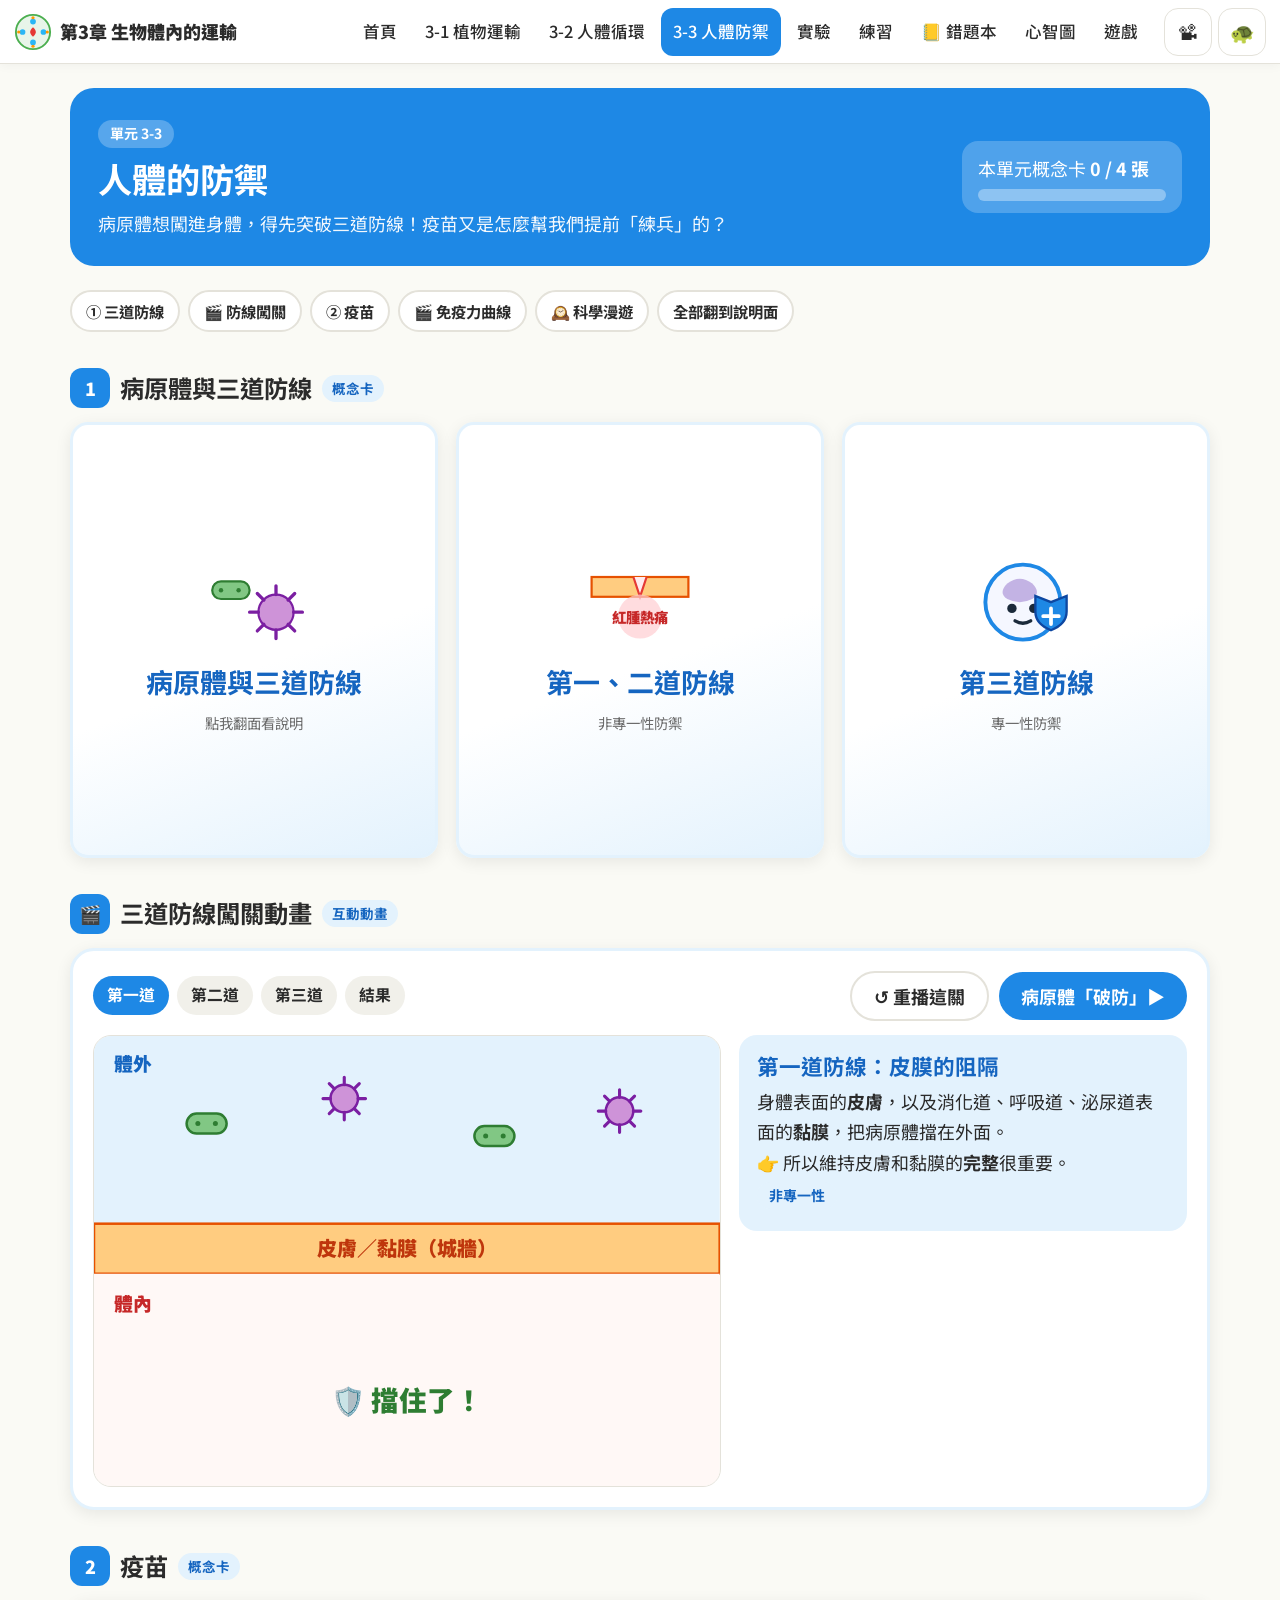
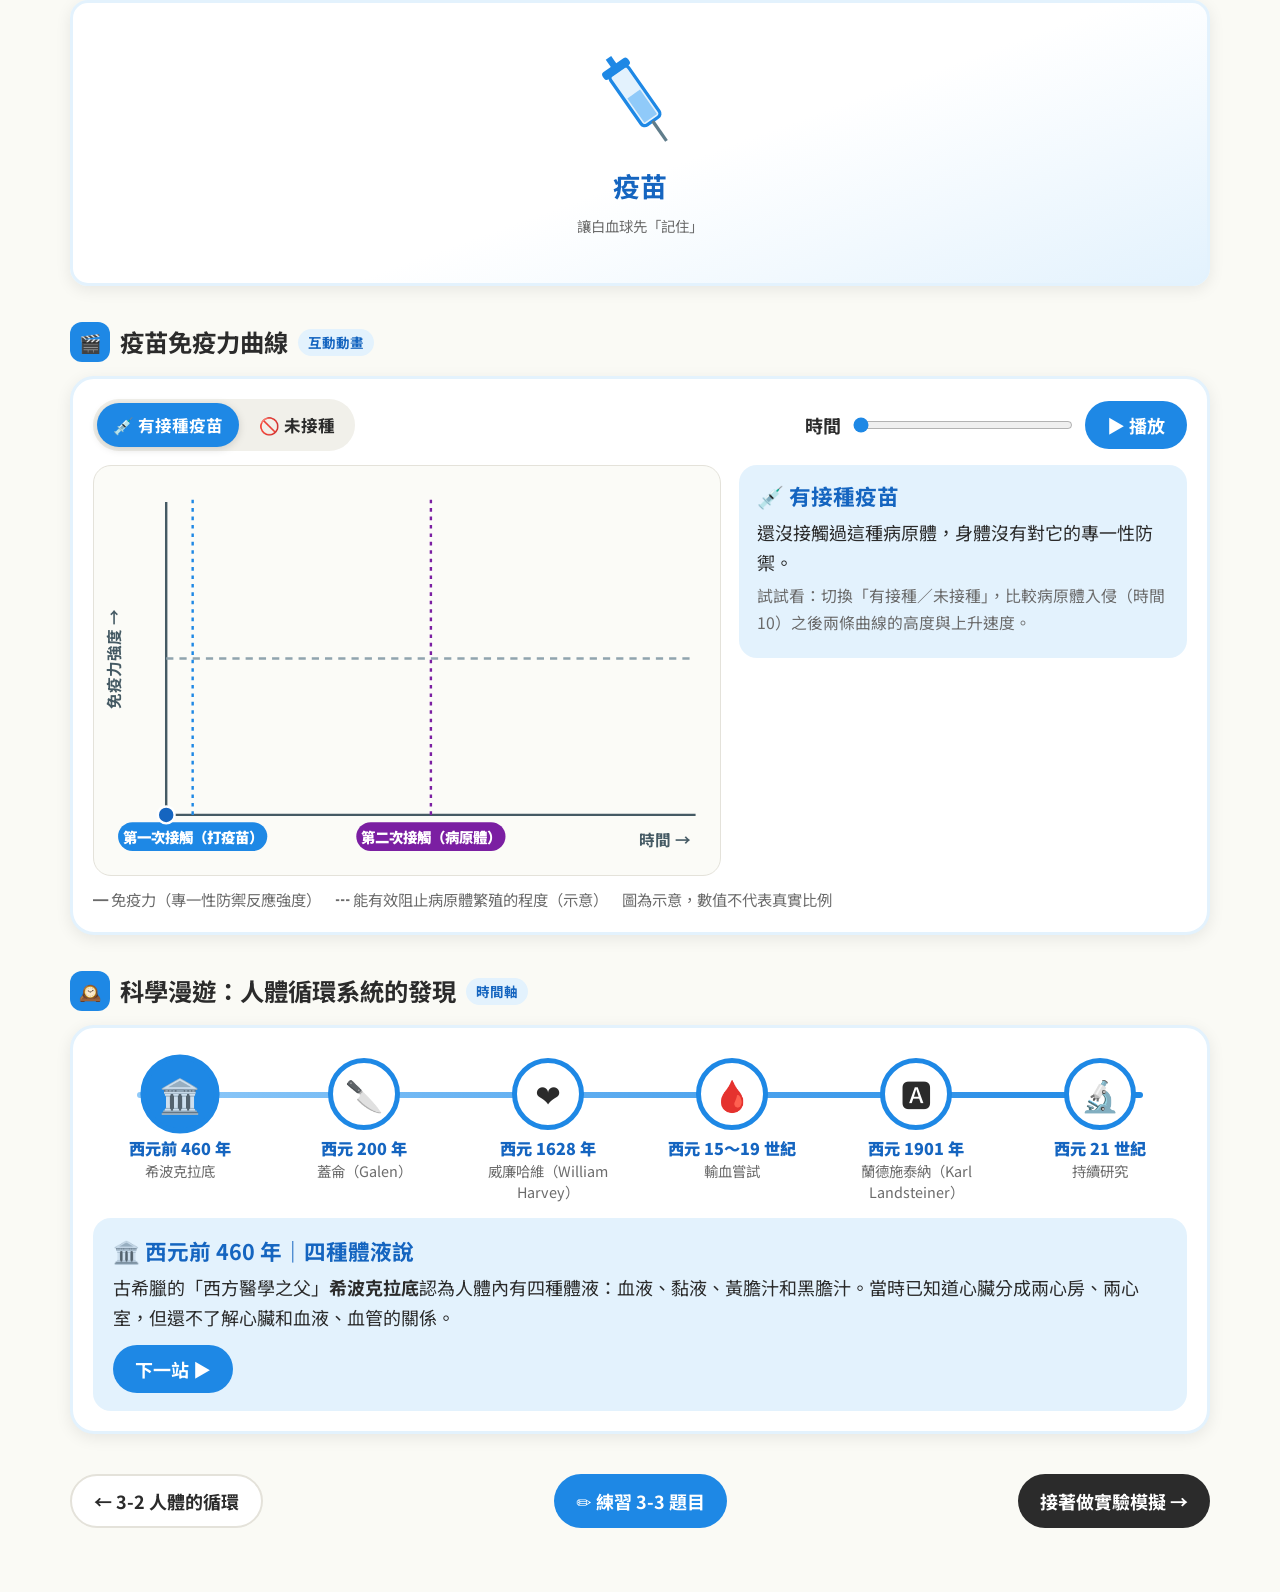
<file: unit3-3.html>
<!DOCTYPE html>
<html lang="zh-Hant">
<head>
<meta charset="UTF-8">
<meta name="viewport" content="width=device-width, initial-scale=1">
<title>3-3 人體的防禦｜第3章 生物體內的運輸</title>
<link rel="stylesheet" href="css/style.css">
<script src="https://batyunching.github.io/bio/js/account.js" data-chapter="ch3" data-prefix="ch3."></script>
<style>
  /* 三道防線 */
  .lv-pills{ display:flex; gap:8px; flex-wrap:wrap; }
  .lv-pills span{ padding:6px 14px; border-radius:999px; background:#F1F0EA; font-weight:700; font-size:.88rem; }
  .lv-pills span.on{ background:var(--u); color:#fff; }
  .lv-pills span.done{ background:var(--u-l); color:var(--u-d); }
  @keyframes bounce{ 0%,100%{ transform:translateY(0); } 50%{ transform:translateY(46px); } }
  @keyframes sneak{ 0%{ transform:translate(0,0); } 100%{ transform:translate(var(--dx),var(--dy)); } }
  @keyframes pulse{ 0%,100%{ opacity:.35; } 50%{ opacity:.8; } }
  @keyframes wbcGo{ 0%{ transform:translate(0,0); } 100%{ transform:translate(var(--dx),var(--dy)); } }
  @keyframes eaten{ 0%,60%{ opacity:1; } 100%{ opacity:0; } }
  @keyframes shoot{ 0%{ transform:translate(0,0); opacity:0; } 15%{ opacity:1; } 100%{ transform:translate(var(--dx),var(--dy)); opacity:1; } }
  @keyframes grey{ 0%,70%{ filter:none; } 100%{ filter:grayscale(1) opacity(.5); } }
  @keyframes destroy{ 0%,55%{ opacity:1; } 100%{ opacity:.12; } }
  #def .bnc{ animation:bounce 1.6s ease-in-out infinite; }
  #def .sn{ animation:sneak 2.2s ease-in forwards; }
  #def .pl{ animation:pulse 1.2s ease-in-out infinite; }
  #def .wg{ animation:wbcGo 2s 1.6s ease-out forwards; }
  #def .et{ animation:eaten .8s 3.4s ease-in forwards; transform-box:fill-box; transform-origin:center; }
  #def .sh{ animation:shoot 1.4s 1s ease-out forwards; opacity:0; }
  #def .gr{ animation:grey .6s 2.4s forwards; }
  #def .ds{ animation:destroy 2.6s 1s forwards; }
  /* 曲線 */
  #curve .lbl{ font-size:13px; font-weight:700; }
  /* 時間軸 */
  .tl{ display:grid; grid-template-columns:repeat(6,1fr); gap:10px; position:relative; margin-top:10px; }
  .tl::before{ content:''; position:absolute; left:4%; right:4%; top:34px; height:6px; border-radius:3px; background:linear-gradient(90deg,#90CAF9,#1E88E5); }
  .tl button{ position:relative; z-index:1; background:none; border:none; cursor:pointer; font-family:inherit; color:inherit; display:flex; flex-direction:column; align-items:center; gap:6px; padding:0; min-height:48px; }
  .tl .dot{ width:72px; height:72px; border-radius:50%; background:#fff; border:5px solid var(--u); display:flex; align-items:center; justify-content:center; font-size:1.7rem; transition:transform .2s; }
  .tl button[aria-pressed="true"] .dot{ background:var(--u); transform:scale(1.1); }
  .tl .yr{ font-weight:900; color:var(--u-d); font-size:.9rem; text-align:center; }
  .tl .nm{ font-size:.8rem; color:var(--c-muted); text-align:center; }
  .tl-card{ margin-top:16px; background:var(--u-l); border-radius:18px; padding:18px 20px; min-height:120px; }
  @media (max-width:760px){
    .tl{ grid-template-columns:1fr; }
    .tl::before{ left:34px; right:auto; top:4%; bottom:4%; width:6px; height:auto; background:linear-gradient(180deg,#90CAF9,#1E88E5); }
    .tl button{ flex-direction:row; justify-content:flex-start; gap:14px; }
    .tl .yr, .tl .nm{ text-align:left; }
  }
</style>
</head>
<body data-page="3-3" data-root="./" class="unit-33">
<main class="wrap">

  <div class="page-hero unit-hero">
    <div class="txt">
      <span class="tag" style="background:rgba(255,255,255,.25);color:#fff">單元 3-3</span>
      <h1 style="margin:.2em 0">人體的防禦</h1>
      <p>病原體想闖進身體，得先突破三道防線！疫苗又是怎麼幫我們提前「練兵」的？</p>
    </div>
    <div class="mini secondary">
      <div>本單元概念卡 <strong data-unit-progress-text>0 / 4 張</strong></div>
      <div class="progress" data-unit-progress="3-3"><span></span></div>
    </div>
  </div>

  <nav class="toc" aria-label="本頁目錄">
    <a href="#b1">① 三道防線</a><a href="#a1">🎬 防線闖關</a><a href="#b2">② 疫苗</a><a href="#a2">🎬 免疫力曲線</a><a href="#tl">🕰️ 科學漫遊</a>
    <button class="btn ghost" id="flipAll" style="min-height:40px;padding:4px 14px;font-size:.85rem">全部翻到說明面</button>
  </nav>

  <!-- ========== 卡 1～3 ========== -->
  <div class="block-title" id="b1"><span class="num">1</span><h2>病原體與三道防線</h2><span class="kind">概念卡</span></div>
  <div class="cards">
    <div class="concept" data-id="3-3-c1"><div class="inner">
      <div class="face front"><span class="done-badge">✓ 已懂</span>
        <svg class="ic" viewBox="0 0 100 100" aria-hidden="true">
          <rect x="12" y="34" width="34" height="16" rx="8" fill="#81C784" stroke="#2E7D32" stroke-width="2"/><circle cx="20" cy="42" r="2" fill="#2E7D32"/><circle cx="36" cy="42" r="2" fill="#2E7D32"/>
          <g transform="translate(70 62)"><circle r="16" fill="#CE93D8" stroke="#7B1FA2" stroke-width="2"/><g stroke="#7B1FA2" stroke-width="3" stroke-linecap="round"><path d="M0 -16v-8M0 16v8M-16 0h-8M16 0h8M11 11l6 6M-11 -11l-6 -6M11 -11l6 -6M-11 11l-6 6"/></g></g>
        </svg>
        <h3>病原體與三道防線</h3><span class="hint">點我翻面看說明</span>
      </div>
      <div class="face back"><span class="done-badge">✓ 已懂</span>
        <h3>病原體與三道防線</h3>
        <ul>
          <li><span class="kw">病原體</span>：可能造成疾病的微生物，例如某些<b>細菌</b>或<b>病毒</b>。</li>
          <li>人體有<b>三道</b>防禦機制保護身體：</li>
        </ul>
        <table class="mini-table">
          <tr><th colspan="2">非專一性防禦</th><th>專一性防禦</th></tr>
          <tr><td>第一道</td><td>第二道</td><td>第三道</td></tr>
          <tr><td>皮膜的阻隔</td><td>發炎反應、吞噬作用</td><td>白血球破壞受感染細胞、產生抗體</td></tr>
        </table>
        <div class="ft"><small>課本 P.116・表 3-4</small><button class="got">我懂了？</button></div>
      </div>
    </div></div>

    <div class="concept" data-id="3-3-c2"><div class="inner">
      <div class="face front"><span class="done-badge">✓ 已懂</span>
        <svg class="ic" viewBox="0 0 100 100" aria-hidden="true">
          <rect x="6" y="30" width="88" height="18" fill="#FFCC80" stroke="#E65100" stroke-width="2"/>
          <path d="M44 30 L50 48 L56 30" fill="#FFEBEE" stroke="#E53935" stroke-width="2"/>
          <circle cx="50" cy="66" r="20" fill="#FFCDD2" opacity=".7"/><text x="50" y="72" text-anchor="middle" font-size="13" font-weight="900" fill="#C62828">紅腫熱痛</text>
        </svg>
        <h3>第一、二道防線</h3><span class="hint">非專一性防禦</span>
      </div>
      <div class="face back"><span class="done-badge">✓ 已懂</span>
        <h3>第一、二道防線（非專一性）</h3>
        <ul>
          <li><span class="kw">第一道</span>：身體表面的<b>皮膚</b>，以及消化道、呼吸道、泌尿道表面的<b>黏膜</b>阻擋病原體。要維持皮膚和黏膜完整！</li>
          <li><span class="kw">第二道</span>：皮膜損傷、病原體入侵 → <b>發炎反應</b>（紅、腫、熱、痛）讓更多白血球聚集到傷口 → 白血球<b>吞噬</b>病原體。</li>
          <li>兩者都<b>沒有針對特定病原體</b>，所以是<span class="kw">非專一性防禦</span>。</li>
        </ul>
        <div class="ft"><small>課本 P.116</small><button class="got">我懂了？</button></div>
      </div>
    </div></div>

    <div class="concept" data-id="3-3-c3"><div class="inner">
      <div class="face front"><span class="done-badge">✓ 已懂</span>
        <div class="ic" style="display:flex;align-items:center;justify-content:center" id="wbcIcon"></div>
        <h3>第三道防線</h3><span class="hint">專一性防禦</span>
      </div>
      <div class="face back"><span class="done-badge">✓ 已懂</span>
        <h3>第三道防線（專一性）</h3>
        <ul>
          <li>由一群<b>特殊的白血球</b>負責：</li>
          <li>有些白血球<b>破壞受感染的細胞</b>，阻止病原體繁殖。</li>
          <li>有些白血球針對病原體產生<span class="kw">抗體</span>，讓病原體失去感染能力。</li>
          <li><span class="kw">專一性</span>：只對特定病原體有效。例：腸病毒引起的防禦，<b>無法</b>對抗流行性感冒病毒。</li>
        </ul>
        <div class="ft"><small>課本 P.117</small><button class="got">我懂了？</button></div>
      </div>
    </div></div>
  </div>

  <!-- ========== 動畫 1：三道防線闖關 ========== -->
  <div class="block-title" id="a1"><span class="num">🎬</span><h2>三道防線闖關動畫</h2><span class="kind">互動動畫</span></div>
  <div class="anim">
    <div class="bar">
      <div class="lv-pills" id="lvPills"><span>第一道</span><span>第二道</span><span>第三道</span><span>結果</span></div>
      <span class="sp"></span>
      <button class="btn ghost" id="lvReplay">↺ 重播這關</button>
      <button class="btn defense" id="lvNext">病原體「破防」▶</button>
    </div>
    <div class="anim-body">
      <div class="stagebox"><svg id="def" viewBox="0 0 500 360" role="img" aria-label="三道防線動畫"></svg></div>
      <div class="info" id="defInfo"></div>
    </div>
  </div>

  <!-- ========== 卡 4 ========== -->
  <div class="block-title" id="b2"><span class="num">2</span><h2>疫苗</h2><span class="kind">概念卡</span></div>
  <div class="cards">
    <div class="concept" data-id="3-3-c4"><div class="inner">
      <div class="face front"><span class="done-badge">✓ 已懂</span>
        <svg class="ic" viewBox="0 0 100 100" aria-hidden="true">
          <g transform="rotate(-35 50 50)"><rect x="40" y="14" width="20" height="56" rx="4" fill="#E3F2FD" stroke="#1E88E5" stroke-width="3"/><rect x="43" y="40" width="14" height="27" fill="#90CAF9"/><rect x="36" y="8" width="28" height="8" rx="3" fill="#1E88E5"/><rect x="47" y="0" width="6" height="10" fill="#1E88E5"/><path d="M50 70 V92" stroke="#607D8B" stroke-width="3"/></g>
        </svg>
        <h3>疫苗</h3><span class="hint">讓白血球先「記住」</span>
      </div>
      <div class="face back"><span class="done-badge">✓ 已懂</span>
        <h3>疫苗</h3>
        <ul>
          <li>疫苗成分能<b>模擬病原體</b>，引發<b>專一性防禦</b>，但不會致病或只有輕微症狀。</li>
          <li>成分：<b>沒感染力的病原體、弱化的病原體、病原體表面特殊蛋白質</b>，讓特殊白血球記住病原體的表面特徵。</li>
          <li><b>第一次</b>接觸：反應<b>慢且弱</b>；<b>第二次</b>接觸相同病原體：白血球留有<span class="kw">記憶</span>，反應<b>快且強</b>。</li>
          <li>例：2020 年 Covid-19 疫苗；新生兒預防接種「<b>黃卡</b>」。</li>
        </ul>
        <div class="ft"><small>課本 P.118～119</small><button class="got">我懂了？</button></div>
      </div>
    </div></div>
  </div>

  <!-- ========== 動畫 2：免疫力曲線 ========== -->
  <div class="block-title" id="a2"><span class="num">🎬</span><h2>疫苗免疫力曲線</h2><span class="kind">互動動畫</span></div>
  <div class="anim">
    <div class="bar">
      <div class="seg" id="segVac"><button data-v="yes" aria-pressed="true">💉 有接種疫苗</button><button data-v="no">🚫 未接種</button></div>
      <span class="sp"></span>
      <div class="range"><label for="tRange"><strong>時間</strong></label><input type="range" id="tRange" min="0" max="20" step="0.1" value="0"><button class="btn defense" id="tPlay">▶ 播放</button></div>
    </div>
    <div class="anim-body">
      <div class="stagebox"><svg id="curve" viewBox="0 0 520 340" role="img" aria-label="免疫力強度隨時間變化的曲線"></svg></div>
      <div class="info" id="curveInfo"></div>
    </div>
    <div class="legend"><span>━ 免疫力（專一性防禦反應強度）</span><span>┅ 能有效阻止病原體繁殖的程度（示意）</span><span>圖為示意，數值不代表真實比例</span></div>
  </div>

  <!-- ========== 科學漫遊 ========== -->
  <div class="block-title" id="tl"><span class="num">🕰️</span><h2>科學漫遊：人體循環系統的發現</h2><span class="kind">時間軸</span></div>
  <div class="anim">
    <div class="tl" id="tlNodes"></div>
    <div class="tl-card" id="tlCard" aria-live="polite"></div>
  </div>

  <div class="unit-foot">
    <a class="btn ghost" href="unit3-2.html">← 3-2 人體的循環</a>
    <a class="btn defense" href="quiz.html?unit=3-3">✏️ 練習 3-3 題目</a>
    <a class="btn" href="lab.html">接著做實驗模擬 →</a>
  </div>
</main>

<script src="js/common.js"></script>
<script src="data/selfcheck.js"></script>
<script src="js/unit.js"></script>
<script>
(function(){
  'use strict';
  function $(id){ return document.getElementById(id); }
  $('wbcIcon').innerHTML = CH3.mascots.wbc(100);

  /* ===== 動畫 1：三道防線 ===== */
  var def = $('def'), lv = 0;
  function bact(x, y, cls, extra){ return '<g class="'+(cls||'').replace(' et','')+'" style="'+(extra||'')+'"><g class="'+((cls||'').indexOf('et')>=0?'et':'')+'"><g transform="translate('+x+' '+y+')"><rect x="-16" y="-8" width="32" height="16" rx="8" fill="#81C784" stroke="#2E7D32" stroke-width="2"/><circle cx="-7" cy="0" r="2" fill="#2E7D32"/><circle cx="7" cy="0" r="2" fill="#2E7D32"/></g></g></g>'; }
  function virus(x, y, cls, extra, color){ color = color || '#CE93D8'; return '<g class="'+(cls||'').replace(' et','')+'" style="'+(extra||'')+'"><g class="'+((cls||'').indexOf('et')>=0?'et':'')+'"><g transform="translate('+x+' '+y+')"><circle r="11" fill="'+color+'" stroke="#7B1FA2" stroke-width="2"/><g stroke="#7B1FA2" stroke-width="2.5" stroke-linecap="round"><path d="M0 -11v-6M0 11v6M-11 0h-6M11 0h6M8 8l4 4M-8 -8l-4 -4M8 -8l4 -4M-8 8l-4 4"/></g></g></g></g>'; }
  function wbc(x, y, cls, extra, special){ return '<g class="'+(cls||'')+'" style="'+(extra||'')+'"><g transform="translate('+x+' '+y+')"><circle r="20" fill="#F5F7FF" stroke="#1E88E5" stroke-width="2.5"/><path d="M-10 -6 q6 -8 14 -2 q8 6 0 10 q-8 4 -14 -2z" fill="#9575CD"/>'+(special ? '<circle cx="14" cy="-14" r="8" fill="#FFD600" stroke="#F57F17"/><text x="14" y="-10" text-anchor="middle" font-size="10" font-weight="900">★</text>' : '')+'</g></g>'; }
  function antibody(x, y, cls, extra){ return '<g class="'+(cls||'')+'" style="'+(extra||'')+'"><g transform="translate('+x+' '+y+')"><path d="M0 10 V0 L-7 -8 M0 0 L7 -8" stroke="#1565C0" stroke-width="3.5" fill="none" stroke-linecap="round"/></g></g>'; }
  var LV = [
    { t:'第一道防線：皮膜的阻隔',
      d:'身體表面的<b>皮膚</b>，以及消化道、呼吸道、泌尿道表面的<b>黏膜</b>，把病原體擋在外面。<br>👉 所以維持皮膚和黏膜的<b>完整</b>很重要。<br><span class="tag">非專一性</span>',
      svg: function(){
        return '<rect width="500" height="150" fill="#E3F2FD"/><text x="16" y="28" font-size="15" font-weight="900" fill="#1565C0">體外</text>' +
          '<rect y="150" width="500" height="40" fill="#FFCC80" stroke="#E65100" stroke-width="2"/><text x="250" y="176" text-anchor="middle" font-size="16" font-weight="900" fill="#BF360C">皮膚／黏膜（城牆）</text>' +
          '<rect y="190" width="500" height="170" fill="#FFF8F6"/><text x="16" y="220" font-size="15" font-weight="900" fill="#C62828">體內</text>' +
          bact(90,70,'bnc','animation-delay:0s') + virus(200,50,'bnc','animation-delay:.3s') + bact(320,80,'bnc','animation-delay:.6s') + virus(420,60,'bnc','animation-delay:.9s') +
          '<text x="250" y="300" text-anchor="middle" font-size="22" font-weight="900" fill="#2E7D32">🛡️ 擋住了！</text>';
      } },
    { t:'第二道防線：發炎反應與吞噬作用',
      d:'皮膚受傷（例如被刺到、擦傷），病原體從傷口入侵 → 受傷部位出現<b>紅、腫、熱、痛</b>的<b>發炎反應</b> → 促使更多<b>白血球</b>穿出微血管、聚集到傷口 → <b>吞噬</b>病原體。<br><span class="tag">非專一性</span>：不管是哪一種病原體都吞。',
      svg: function(){
        return '<rect width="500" height="150" fill="#E3F2FD"/>' +
          '<path d="M0 150 H220 L250 190 L280 150 H500 V190 H0Z" fill="#FFCC80" stroke="#E65100" stroke-width="2"/>' +
          '<text x="80" y="176" text-anchor="middle" font-size="14" font-weight="900" fill="#BF360C">皮膚</text><text x="250" y="140" text-anchor="middle" font-size="14" font-weight="900" fill="#C62828">傷口</text>' +
          '<rect y="190" width="500" height="170" fill="#FFF8F6"/>' +
          '<ellipse class="pl" cx="250" cy="235" rx="150" ry="60" fill="#EF5350"/>' +
          '<g font-size="16" font-weight="900" fill="#B71C1C"><text x="120" y="214">紅</text><text x="360" y="214">腫</text><text x="130" y="276">熱</text><text x="352" y="276">痛</text></g>' +
          '<rect x="0" y="318" width="500" height="26" rx="13" fill="#E57373"/><text x="440" y="336" font-size="12" font-weight="700" fill="#fff">微血管</text>' +
          bact(250,100,'sn et','--dx:-30px;--dy:130px') + virus(230,80,'sn et','--dx:40px;--dy:160px') + bact(270,60,'sn et','--dx:10px;--dy:180px') +
          wbc(150,330,'wg','--dx:60px;--dy:-100px') + wbc(300,330,'wg','--dx:-12px;--dy:-80px') + wbc(380,330,'wg','--dx:-110px;--dy:-60px');
      } },
    { t:'第三道防線：專一性防禦',
      d:'由一群<b>特殊白血球</b>（★）負責：<br>① 破壞<b>受感染的細胞</b>，阻止病原體繁殖。<br>② 針對病原體產生<b>抗體</b>（Y 形），讓病原體失去感染能力。<br>注意：抗體只抓「<b>這一種</b>」病毒（紫色），對其他病原體（綠色細菌）無效 → <span class="tag">專一性</span>',
      svg: function(){
        var cells = '';
        [[90,110],[170,90],[90,250],[170,270]].forEach(function(p){ cells += '<rect x="'+(p[0]-30)+'" y="'+(p[1]-24)+'" width="60" height="48" rx="18" fill="#E1F5FE" stroke="#4FC3F7" stroke-width="2"/>'; });
        return '<rect width="500" height="360" fill="#FFF8F6"/><text x="16" y="28" font-size="15" font-weight="900" fill="#C62828">體內組織</text>' + cells +
          '<g class="ds"><rect x="100" y="156" width="70" height="54" rx="20" fill="#E1F5FE" stroke="#E53935" stroke-width="3" stroke-dasharray="5 3"/>' + virus(135,183,'', '', '#CE93D8') + '<text x="135" y="230" text-anchor="middle" font-size="12" font-weight="900" fill="#C62828">受感染細胞</text></g>' +
          wbc(260,183,'wg','--dx:-60px;--dy:0px;animation-delay:.6s',true) +
          virus(360,80,'gr') + virus(440,130,'gr') + virus(400,250,'gr') + bact(450,310) +
          wbc(330,300,'',  '', true) +
          antibody(330,300,'sh','--dx:30px;--dy:-205px') + antibody(330,300,'sh','--dx:105px;--dy:-158px') + antibody(330,300,'sh','--dx:70px;--dy:-38px') +
          '<text x="455" y="345" text-anchor="middle" font-size="11" font-weight="700" fill="#2E7D32">抗體不理它</text>';
      } },
    { t:'🎉 三道防線都完成了！', d:'', svg:function(){
        return '<rect width="500" height="360" fill="#E3F2FD"/>' +
          '<g font-size="18" font-weight="900" text-anchor="middle"><rect x="20" y="40" width="140" height="130" rx="18" fill="#fff" stroke="#FFB74D" stroke-width="3"/><text x="90" y="80" fill="#E65100">第一道</text><text x="90" y="112" font-size="14" fill="#5D4037">皮膜的阻隔</text>' +
          '<rect x="180" y="40" width="140" height="130" rx="18" fill="#fff" stroke="#EF5350" stroke-width="3"/><text x="250" y="80" fill="#C62828">第二道</text><text x="250" y="112" font-size="14" fill="#5D4037">發炎反應</text><text x="250" y="134" font-size="14" fill="#5D4037">吞噬作用</text>' +
          '<rect x="340" y="40" width="140" height="130" rx="18" fill="#fff" stroke="#1E88E5" stroke-width="3"/><text x="410" y="80" fill="#1565C0">第三道</text><text x="410" y="112" font-size="14" fill="#5D4037">破壞受感染細胞</text><text x="410" y="134" font-size="14" fill="#5D4037">產生抗體</text>' +
          '<rect x="20" y="186" width="300" height="40" rx="12" fill="#FFE0B2"/><text x="170" y="212" font-size="16" fill="#E65100">非專一性防禦</text>' +
          '<rect x="340" y="186" width="140" height="40" rx="12" fill="#BBDEFB"/><text x="410" y="212" font-size="16" fill="#1565C0">專一性防禦</text></g>' +
          '<g transform="translate(220 250)">' + CH3.mascots.wbc(90).replace('<svg','<svg x="0" y="0"') + '</g>';
      } }
  ];
  function drawLv(){
    def.innerHTML = LV[lv].svg();
    document.querySelectorAll('#lvPills span').forEach(function(s,i){ s.className = i === lv ? 'on' : (i < lv ? 'done' : ''); });
    var d = LV[lv].d || '<p>點「重新挑戰」從第一道防線再看一次。想想看：<b>打了流感疫苗</b>，跌倒擦傷時還會發炎嗎？（會！疫苗只影響專一性防禦。）</p>';
    $('defInfo').innerHTML = '<h3>'+LV[lv].t+'</h3><p>'+d+'</p>';
    $('lvNext').textContent = lv === 3 ? '↺ 重新挑戰' : (lv === 2 ? '看總整理 ▶' : '病原體「破防」▶');
  }
  $('lvNext').addEventListener('click', function(){ lv = (lv + 1) % 4; drawLv(); });
  $('lvReplay').addEventListener('click', drawLv);
  drawLv();

  /* ===== 動畫 2：免疫力曲線 ===== */
  var curve = $('curve'), vac = 'yes', tR = $('tRange'), tTimer = null;
  var X0 = 60, X1 = 500, Y0 = 290, Y1 = 30, TMAX = 20, VMAX = 100;
  function sx(t){ return X0 + (X1 - X0) * t / TMAX; }
  function sy(v){ return Y0 - (Y0 - Y1) * v / VMAX; }
  function resp(t, t0, tp, A){ var x = (t - t0) / tp; if(x <= 0) return 0; return A * x * x * Math.exp(2 * (1 - x)); }
  function f(t){
    if(vac === 'yes') return resp(t, 1, 4, 24) + resp(t, 10, 1.4, 88);
    return resp(t, 10, 4, 26);
  }
  function drawCurve(){
    var t = Number(tR.value), h = '';
    h += '<line x1="'+X0+'" y1="'+Y0+'" x2="'+X1+'" y2="'+Y0+'" stroke="#455A64" stroke-width="2"/><line x1="'+X0+'" y1="'+Y0+'" x2="'+X0+'" y2="'+Y1+'" stroke="#455A64" stroke-width="2"/>';
    h += '<text x="'+(X1-4)+'" y="'+(Y0+26)+'" text-anchor="end" class="lbl" fill="#455A64">時間 →</text>';
    h += '<text transform="translate(22 '+((Y0+Y1)/2)+') rotate(-90)" text-anchor="middle" class="lbl" fill="#455A64">免疫力強度 →</text>';
    h += '<line x1="'+X0+'" y1="'+sy(50)+'" x2="'+X1+'" y2="'+sy(50)+'" stroke="#90A4AE" stroke-width="2" stroke-dasharray="6 5"/>';
    // 事件
    function ev(tt, txt, color){ h += '<line x1="'+sx(tt)+'" y1="'+Y0+'" x2="'+sx(tt)+'" y2="'+(Y1-4)+'" stroke="'+color+'" stroke-width="2" stroke-dasharray="3 4"/><rect x="'+(sx(tt)-62)+'" y="'+(Y0+6)+'" width="124" height="24" rx="12" fill="'+color+'"/><text x="'+sx(tt)+'" y="'+(Y0+23)+'" text-anchor="middle" font-size="12" font-weight="900" fill="#fff">'+txt+'</text>'; }
    if(vac === 'yes') ev(1, '第一次接觸（打疫苗）', '#1E88E5');
    ev(10, vac === 'yes' ? '第二次接觸（病原體）' : '第一次接觸（病原體）', '#7B1FA2');
    // 曲線（到目前時間）
    var pts = [];
    for(var k=0;k<=t+1e-6;k+=0.1) pts.push(sx(k).toFixed(1)+','+sy(f(k)).toFixed(1));
    if(pts.length > 1){
      h += '<polygon points="'+sx(0)+','+Y0+' '+pts.join(' ')+' '+sx(t).toFixed(1)+','+Y0+'" fill="#1E88E5" opacity=".12"/>';
      h += '<polyline points="'+pts.join(' ')+'" fill="none" stroke="#1565C0" stroke-width="4" stroke-linejoin="round"/>';
    }
    h += '<circle cx="'+sx(t)+'" cy="'+sy(f(t))+'" r="7" fill="#1565C0" stroke="#fff" stroke-width="2"/>';
    // 未接種：生病區
    if(vac === 'no' && t > 10.5) h += '<rect x="'+sx(10.5)+'" y="'+Y1+'" width="'+(sx(Math.min(t,17))-sx(10.5))+'" height="'+(Y0-Y1)+'" fill="#E53935" opacity=".08"/><text x="'+sx(12.8)+'" y="'+(Y1+40)+'" text-anchor="middle" font-size="14" font-weight="900" fill="#C62828">病原體大量繁殖・容易生病</text>';
    if(vac === 'yes' && t > 11) h += '<text x="'+(sx(11.5)+50)+'" y="'+(Y1+18)+'" font-size="14" font-weight="900" fill="#1565C0">快又強！</text>';
    if(vac === 'yes' && t > 3) h += '<text x="'+sx(5)+'" y="'+(sy(24)-12)+'" text-anchor="middle" font-size="13" font-weight="900" fill="#1E88E5">慢又弱</text>';
    curve.innerHTML = h;
    var msg;
    if(t < 1 && vac === 'yes') msg = '還沒接觸過這種病原體，身體沒有對它的專一性防禦。';
    else if(vac === 'yes' && t < 10) msg = '<b>施打疫苗（第一次接觸）</b>：疫苗模擬病原體，引發專一性防禦，但反應<b>較慢、效果較弱</b>，而且不會致病或只有輕微症狀。特殊白血球「<b>記住</b>」了病原體的表面特徵。';
    else if(vac === 'yes') msg = '<b>第二次接觸相同病原體</b>：白血球留有記憶，能<b>快速大量增生、製造抗體</b>，反應<b>快且強</b>，病原體還來不及大量繁殖就被阻止 → 達到預防疾病的效果。';
    else if(t < 10) msg = '沒有打疫苗，身體還不認識這種病原體。';
    else msg = '<b>第一次接觸真正的病原體</b>：專一性防禦反應<b>慢且弱</b>，病原體有時間大量繁殖，比較容易生病、症狀也比較嚴重。';
    $('curveInfo').innerHTML = '<h3>'+(vac === 'yes' ? '💉 有接種疫苗' : '🚫 未接種疫苗')+'</h3><p>'+msg+'</p><p style="font-size:.88rem;color:var(--c-muted)">試試看：切換「有接種／未接種」，比較病原體入侵（時間 10）之後兩條曲線的高度與上升速度。</p>';
  }
  tR.addEventListener('input', drawCurve);
  $('tPlay').addEventListener('click', function(){
    var b = this;
    if(tTimer){ clearInterval(tTimer); tTimer = null; b.textContent = '▶ 播放'; return; }
    if(Number(tR.value) >= 20) tR.value = 0;
    b.textContent = '⏸ 暫停';
    tTimer = setInterval(function(){
      tR.value = Math.min(20, Number(tR.value) + (UNIT.reduced() ? .5 : .1)); drawCurve();
      if(Number(tR.value) >= 20){ clearInterval(tTimer); tTimer = null; b.textContent = '▶ 播放'; }
    }, 40);
  });
  UNIT.seg($('segVac'), function(v){ vac = v; drawCurve(); });
  drawCurve();

  /* ===== 科學漫遊時間軸 ===== */
  var TL = [
    { yr:'西元前 460 年', nm:'希波克拉底', ic:'🏛️', t:'四種體液說',
      d:'古希臘的「西方醫學之父」<b>希波克拉底</b>認為人體內有四種體液：血液、黏液、黃膽汁和黑膽汁。當時已知道心臟分成兩心房、兩心室，但還不了解心臟和血液、血管的關係。' },
    { yr:'西元 200 年', nm:'蓋侖（Galen）', ic:'🔪', t:'發現血液在血管流動',
      d:'古羅馬醫生<b>蓋侖</b>透過大量解剖，得出血液在血管裡流動的結論。但他認為血液<b>不能循環</b>，流過血管後就消失在四肢末梢。' },
    { yr:'西元 1628 年', nm:'威廉哈維（William Harvey）', ic:'❤️', t:'《心血運動論》',
      d:'英國醫生<b>威廉哈維</b>指出血管是一個<b>封閉的管道系統</b>，動力來源是<b>心臟</b>：血液由動脈流出心臟，再由靜脈流回心臟。當時顯微鏡還沒發明，所以他沒有真正看到微血管。' },
    { yr:'西元 15～19 世紀', nm:'輸血嘗試', ic:'🩸', t:'嘗試輸血治療',
      d:'人類開始嘗試用<b>輸血</b>治療疾病或維持生命，但大多以失敗收場。為什麼呢？下一站揭曉！' },
    { yr:'西元 1901 年', nm:'蘭德施泰納（Karl Landsteiner）', ic:'🅰️', t:'發現血型',
      d:'<b>蘭德施泰納</b>發現人類血液可以分成 A、B、C 三類（C 後來改稱 <b>O</b>），AB 型則由他的學生後續發現。了解血型後，人類才能<b>正確進行輸血</b>。' },
    { yr:'西元 21 世紀', nm:'持續研究', ic:'🔬', t:'免疫與循環',
      d:'人們發現<b>免疫</b>與<b>循環系統</b>關係密切，許多預防與治療疾病的研究持續展開，例如愛滋病與癌症的治療、<b>疫苗</b>的施打等。' }
  ];
  $('tlNodes').innerHTML = TL.map(function(n,i){ return '<button data-i="'+i+'" aria-pressed="'+(i===0)+'"><span class="dot">'+n.ic+'</span><span><span class="yr">'+n.yr+'</span><br><span class="nm">'+n.nm+'</span></span></button>'; }).join('');
  function showTl(i){
    var n = TL[i];
    document.querySelectorAll('#tlNodes button').forEach(function(b){ b.setAttribute('aria-pressed', Number(b.getAttribute('data-i')) === i); });
    $('tlCard').innerHTML = '<h3 style="margin:0 0 6px;color:var(--u-d)">'+n.ic+' '+n.yr+'｜'+n.t+'</h3><p style="margin:0">'+n.d+'</p>' +
      '<div style="display:flex;gap:8px;margin-top:12px">' + (i > 0 ? '<button class="btn ghost" data-go="'+(i-1)+'">◀ 上一站</button>' : '') + (i < TL.length-1 ? '<button class="btn defense" data-go="'+(i+1)+'">下一站 ▶</button>' : '') + '</div>';
  }
  $('tlNodes').addEventListener('click', function(e){ var b = e.target.closest('button'); if(b) showTl(Number(b.getAttribute('data-i'))); });
  $('tlCard').addEventListener('click', function(e){ var b = e.target.closest('[data-go]'); if(b) showTl(Number(b.getAttribute('data-go'))); });
  showTl(0);
})();
</script>
</body>
</html>
</file>
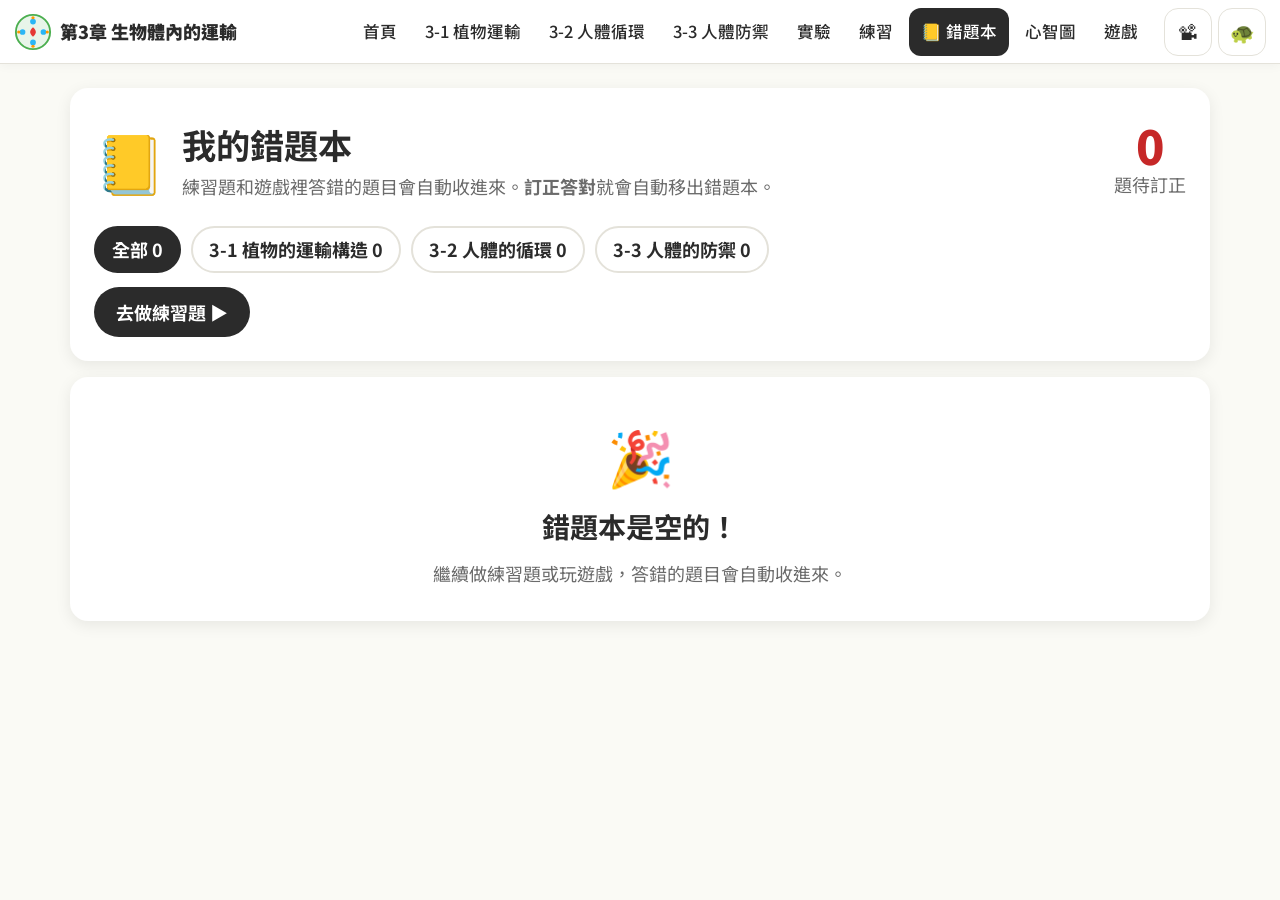
<file: wrongbook.html>
<!DOCTYPE html>
<html lang="zh-Hant">
<head>
<meta charset="UTF-8">
<meta name="viewport" content="width=device-width, initial-scale=1">
<title>我的錯題本｜第3章 生物體內的運輸</title>
<link rel="stylesheet" href="css/style.css">
<script src="https://batyunching.github.io/bio/js/account.js" data-chapter="ch3" data-prefix="ch3."></script>
<style>
  .hero{ display:flex; gap:16px; align-items:center; flex-wrap:wrap; }
  .hero .big{ font-size:3.2rem; }
  .count{ font-size:2.6rem; font-weight:900; color:var(--c-ng); line-height:1; }
  .note{ color:var(--c-muted); margin:4px 0 0; }
  .chips{ display:flex; flex-wrap:wrap; gap:10px; margin:16px 0 4px; }
  .chip{ min-height:44px; padding:6px 16px; border-radius:999px; border:2px solid var(--c-line); background:#fff; font:inherit; font-weight:700; cursor:pointer; color:inherit; }
  .chip[aria-pressed="true"]{ background:var(--u, var(--c-text)); border-color:var(--u, var(--c-text)); color:#fff; }
  .unit-31{ --u:var(--c-plant); } .unit-32{ --u:var(--c-blood); } .unit-33{ --u:var(--c-defense); }
  .actions{ display:flex; gap:10px; flex-wrap:wrap; margin-top:14px; }
  .list{ display:grid; gap:12px; margin-top:16px; }
  .item{ background:#fff; border-radius:16px; border:2px solid var(--c-line); border-left:8px solid var(--u); padding:14px 16px; }
  .item .top{ display:flex; gap:10px; align-items:flex-start; justify-content:space-between; }
  .item .q{ font-weight:700; font-size:1.05rem; margin:6px 0 0; }
  .item .meta{ font-size:.82rem; color:var(--c-muted); }
  .pill{ display:inline-block; padding:1px 10px; border-radius:999px; font-size:.78rem; font-weight:700; color:#fff; background:var(--u); margin-right:6px; }
  .item details{ margin-top:10px; }
  .item summary{ cursor:pointer; font-weight:700; color:var(--c-defense-d); min-height:32px; }
  .ans{ margin-top:8px; padding:10px 12px; border-radius:12px; background:#F6F5EE; }
  .ans .ok{ color:var(--c-ok); font-weight:700; }
  .item .ops{ display:flex; gap:8px; flex-wrap:wrap; margin-top:10px; }
  .small{ min-height:42px; padding:6px 14px; font-size:.92rem; }
  .empty{ text-align:center; padding:30px 10px; }
  .fixed{ margin-top:26px; }
  .fixed li{ margin:6px 0; color:var(--c-muted); }
</style>
</head>
<body data-page="wrongbook" data-root="./">
<main class="wrap">
  <div class="card">
    <div class="hero">
      <div class="big">📒</div>
      <div style="flex:1;min-width:220px">
        <h1 style="margin:0">我的錯題本</h1>
        <p class="note">練習題和遊戲裡答錯的題目會自動收進來。<b>訂正答對</b>就會自動移出錯題本。</p>
      </div>
      <div style="text-align:center"><div class="count" id="cnt">0</div><div class="note" style="margin:0">題待訂正</div></div>
    </div>
    <div class="chips" id="chips"></div>
    <div class="actions" id="mainOps"></div>
  </div>

  <div class="list" id="list"></div>

  <details class="card fixed" id="fixedBox" hidden>
    <summary style="cursor:pointer;font-weight:700">✅ 已經訂正成功的題目（<span id="fixedN">0</span>）</summary>
    <ol id="fixedList"></ol>
  </details>
</main>

<script src="js/common.js"></script>
<script src="data/questions.js"></script>
<script src="data/selfcheck.js"></script>
<script>
(function(){
  'use strict';
  var $ = function(id){ return document.getElementById(id); };
  function esc(s){ return String(s == null ? '' : s).replace(/[&<>"']/g, function(c){ return { '&':'&amp;', '<':'&lt;', '>':'&gt;', '"':'&quot;', "'":'&#39;' }[c]; }); }
  var filter = 'all';

  function answerHtml(q){
    if(q.type === 'single') return '正確答案：<span class="ok">' + esc(q.options[q.answer]) + '</span>';
    if(q.type === 'tf') return '正確答案：<span class="ok">' + (q.answer === 0 ? '⭕ 正確' : '❌ 錯誤') + '</span>';
    if(q.type === 'order') return '正確順序：<span class="ok">' + q.options.map(esc).join(' → ') + '</span>';
    if(q.type === 'match') return '正確配對：<span class="ok">' + q.options.map(function(p){ return esc(p[0]) + '－' + esc(p[1]); }).join('；') + '</span>';
    return '';
  }
  function practice(ids){ location.href = 'quiz.html?q=' + ids.join(','); }

  function render(){
    var all = CH3.wrongBook.list().map(function(id){ return QB.byId(id); }).filter(Boolean);
    var qs = CH3.store.get('qstat', {});
    $('cnt').textContent = all.length;
    var by = { '3-1':0, '3-2':0, '3-3':0 }; all.forEach(function(q){ by[q.unit]++; });
    $('chips').innerHTML = '<button class="chip" data-f="all" aria-pressed="' + (filter === 'all') + '">全部 ' + all.length + '</button>' +
      ['3-1','3-2','3-3'].map(function(u){ return '<button class="chip ' + CH3.unitClass(u) + '" data-f="' + u + '" aria-pressed="' + (filter === u) + '">' + u + ' ' + CH3.UNIT_NAMES[u] + ' ' + by[u] + '</button>'; }).join('');
    var list = filter === 'all' ? all : all.filter(function(q){ return q.unit === filter; });
    $('mainOps').innerHTML = list.length
      ? '<button class="btn" id="fixAll">✏️ 訂正' + (filter === 'all' ? '全部' : ' ' + filter) + '（' + list.length + ' 題）</button>' +
        (list.length > 10 ? '<button class="btn ghost" id="fix10">先訂正 10 題</button>' : '') +
        '<a class="btn ghost" href="quiz.html">回練習題</a>'
      : '<a class="btn" href="quiz.html">去做練習題 ▶</a>';
    if(!all.length){
      $('list').innerHTML = '<div class="card empty"><div style="font-size:3rem">🎉</div><h2>錯題本是空的！</h2><p class="note">繼續做練習題或玩遊戲，答錯的題目會自動收進來。</p></div>';
    } else {
      $('list').innerHTML = list.map(function(q){
        var x = qs[q.id];
        return '<div class="item ' + CH3.unitClass(q.unit) + '">' +
          '<div class="top"><div><span class="pill">' + q.unit + '</span><span class="meta">' + esc((q.tags || []).join('、')) + (x ? '｜答過 ' + x.n + ' 次、答對 ' + x.ok + ' 次' : '') + '</span>' +
          '<div class="q">' + esc(q.question) + '</div></div></div>' +
          '<details><summary>先自己想一想，再點這裡看答案與詳解</summary><div class="ans">' + answerHtml(q) + '<div style="margin-top:6px">💡 ' + esc(q.explain) + '</div></div></details>' +
          '<div class="ops"><button class="btn small" data-fix="' + q.id + '">✏️ 訂正這題</button><button class="btn ghost small" data-rm="' + q.id + '">我已經會了，移出</button></div></div>';
      }).join('');
    }
    // 已訂正：曾經答錯、最近一次答對、而且不在錯題本裡
    var inBook = CH3.wrongBook.list();
    var fixed = Object.keys(qs).filter(function(id){ var x = qs[id]; return x.ok < x.n && x.last === 1 && inBook.indexOf(id) < 0 && QB.byId(id); });
    $('fixedBox').hidden = !fixed.length; $('fixedN').textContent = fixed.length;
    $('fixedList').innerHTML = fixed.map(function(id){ var q = QB.byId(id); return '<li><span class="pill ' + CH3.unitClass(q.unit) + '">' + q.unit + '</span>' + esc(q.question) + '</li>'; }).join('');
    var fa = $('fixAll'); if(fa) fa.onclick = function(){ practice(CH3.shuffle(list).map(function(q){ return q.id; })); };
    var f10 = $('fix10'); if(f10) f10.onclick = function(){ practice(CH3.shuffle(list).slice(0, 10).map(function(q){ return q.id; })); };
  }
  $('chips').addEventListener('click', function(e){ var b = e.target.closest('[data-f]'); if(!b) return; filter = b.getAttribute('data-f'); render(); });
  $('list').addEventListener('click', function(e){
    var f = e.target.closest('[data-fix]'); if(f){ practice([f.getAttribute('data-fix')]); return; }
    var r = e.target.closest('[data-rm]');
    if(r){ CH3.wrongBook.remove(r.getAttribute('data-rm')); CH3.toast('已移出錯題本'); render(); }
  });
  render();
  // 雲端進度載入後（換電腦登入時）重新整理畫面
  if(window.BIO_ACCOUNT && BIO_ACCOUNT.ready) BIO_ACCOUNT.ready.then(render, function(){});
})();
</script>
</body>
</html>
</file>
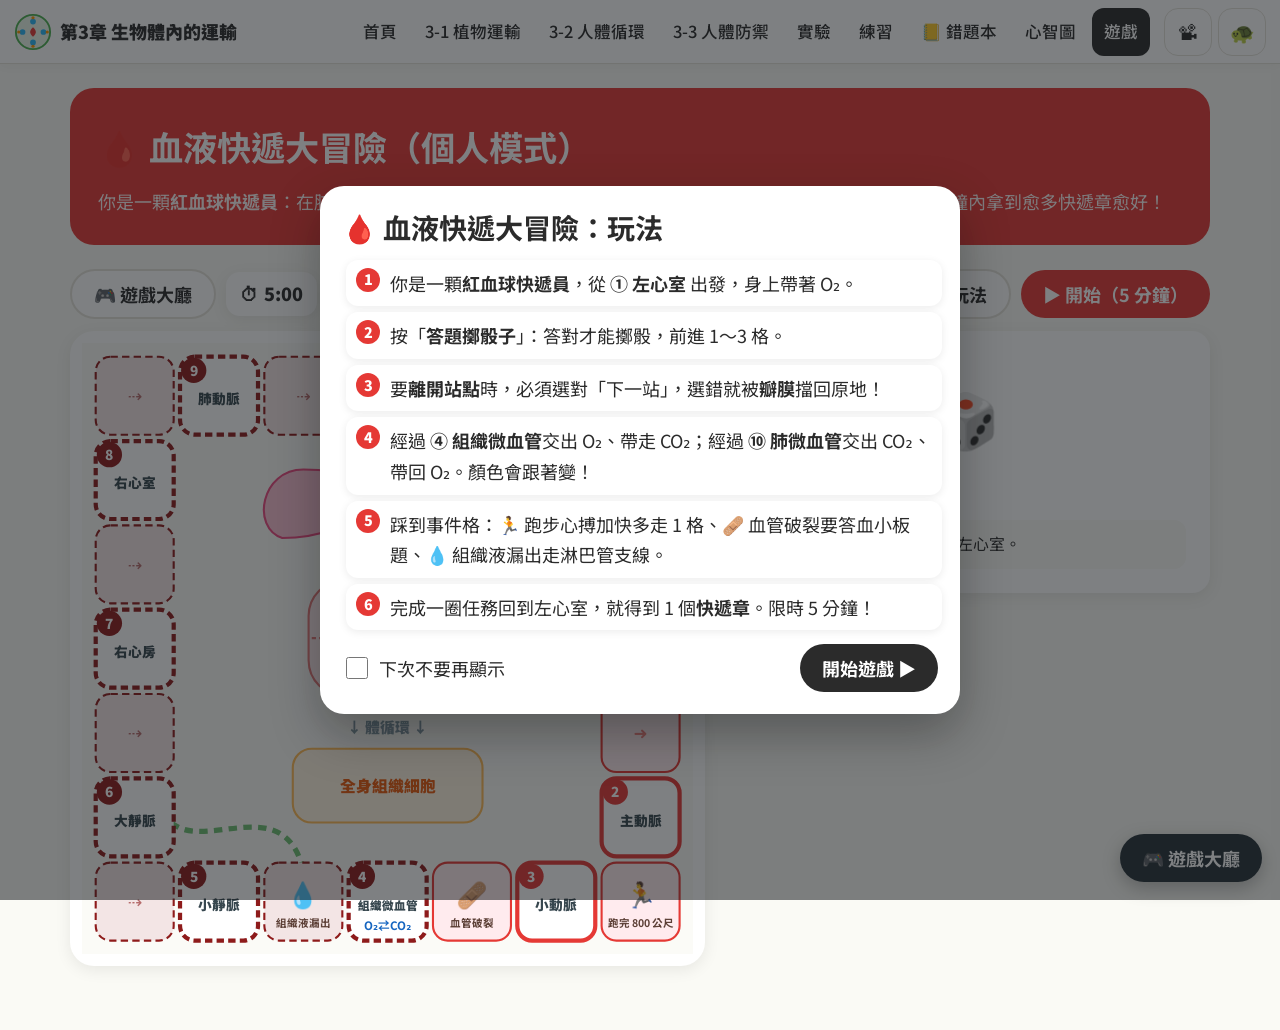
<file: games/blood-run.html>
<!DOCTYPE html>
<html lang="zh-Hant">
<head>
<meta charset="UTF-8">
<meta name="viewport" content="width=device-width, initial-scale=1">
<title>血液快遞大冒險｜第3章 遊戲</title>
<link rel="stylesheet" href="../css/style.css">
<script src="https://batyunching.github.io/bio/js/account.js" data-chapter="ch3" data-prefix="ch3."></script>
<style>
  .play-layout{ display:grid; grid-template-columns:1.3fr 1fr; gap:16px; align-items:start; }
  @media (max-width:900px){ .play-layout{ grid-template-columns:1fr; } }
  .mission{ display:grid; gap:6px; margin:8px 0; }
  .mission div{ background:#F1F0EA; border-radius:12px; padding:6px 12px; font-weight:700; }
  .mission div.ok{ background:#E8F5E9; color:var(--c-ok); }
  .dice{ font-size:3rem; text-align:center; height:64px; }
  .log{ max-height:180px; overflow:auto; font-size:.88rem; background:#FAFAF5; border-radius:12px; padding:8px 12px; }
  .log p{ margin:3px 0; }
  .cargo{ font-size:1.1rem; font-weight:900; }
</style>
</head>
<body data-page="games" data-root="../" data-game class="unit-32">
<main class="wrap">
  <div class="page-hero">
    <h1>🩸 血液快遞大冒險（個人模式）</h1>
    <p>你是一顆<b>紅血球快遞員</b>：在肺取 O₂ → 送到全身組織 → 帶回 CO₂ → 在肺交付。答題擲骰、走對每一站，5 分鐘內拿到愈多快遞章愈好！</p>
  </div>

  <div class="game-top">
    <button class="btn ghost" data-lobby>🎮 遊戲大廳</button>
    <span class="stat">⏱ <span id="time">5:00</span></span>
    <span class="stat">📮 快遞章 <span id="stamps">0</span></span>
    <span class="stat">✅ 答對 <span id="acc">0/0</span></span>
    <span style="flex:1"></span>
    <button class="btn ghost" id="howBtn">❔ 玩法</button>
    <button class="btn blood" id="startBtn">▶ 開始（5 分鐘）</button>
  </div>

  <div class="play-layout">
    <div class="game-stage"><svg id="bd" viewBox="0 0 580 580" role="img" aria-label="血液循環賽道"></svg></div>
    <div class="card">
      <div class="cargo" id="cargo"></div>
      <div class="mission" id="mission"></div>
      <div class="dice" id="dice">🎲</div>
      <div class="ops" style="justify-content:center"><button class="btn blood" id="rollBtn" disabled>❓ 答題擲骰子</button></div>
      <h3 style="margin-bottom:4px">快遞日誌</h3>
      <div class="log" id="log"><p>按「開始」出發！起點是 ① 左心室。</p></div>
    </div>
  </div>
</main>

<script src="../js/common.js"></script>
<script src="../js/unit.js"></script>
<script src="../data/questions.js"></script>
<script src="../js/game-common.js"></script>
<script>
(function(){
  'use strict';
  var OXY = '#E53935', DEOXY = '#8E1B1B';
  var STN = ['左心室','主動脈','小動脈','組織微血管','小靜脈','大靜脈','右心房','右心室','肺動脈','肺微血管','肺靜脈','左心房'];
  var EV = { 3:'run', 5:'bleed', 7:'lymph', 19:'breath' };
  var EVTXT = { run:['🏃','跑完 800 公尺'], bleed:['🩹','血管破裂'], lymph:['💧','組織液漏出'], breath:['🫁','深呼吸'] };
  var CS = 80, OFF = 10;
  function $(id){ return document.getElementById(id); }
  function isStation(s){ return s % 2 === 0; }
  function stNum(s){ return s / 2 + 1; }
  function oxySq(s){ return s >= 18 || s < 6; }   // 18（肺微血管）之後到 6（組織微血管）之前是充氧血
  function pos(s){
    var p = (s + 9) % 24, r, c;
    if(p <= 6){ r = 0; c = p; } else if(p <= 12){ r = p - 6; c = 6; } else if(p <= 18){ r = 6; c = 18 - p; } else { r = 24 - p; c = 0; }
    return { x: OFF + c * CS + CS/2, y: OFF + r * CS + CS/2 };
  }
  var g = null;
  function newGame(){ return { sq:0, cargo:'O2', dO2:false, dCO2:false, stamps:0, right:0, total:0, time:300, busy:false, over:false, bleedLock:false }; }

  /* ---------- 畫盤面 ---------- */
  function draw(){
    var h = '<rect width="580" height="580" fill="#FBFBF7"/>';
    // 中央示意
    h += '<g opacity=".95"><path d="M210 120 C170 120 160 175 190 185 C220 185 260 175 270 150 C270 130 250 120 210 120Z M370 120 C410 120 420 175 390 185 C360 185 320 175 310 150 C310 130 330 120 370 120Z" fill="#F8BBD0" stroke="#EC407A" stroke-width="2"/>';
    h += '<text x="290" y="112" text-anchor="middle" font-size="15" font-weight="900" fill="#AD1457">肺</text>';
    h += '<rect x="215" y="225" width="150" height="110" rx="34" fill="#FFEBEE" stroke="#E57373" stroke-width="2"/><line x1="290" y1="228" x2="290" y2="332" stroke="#E57373" stroke-width="2"/><line x1="218" y1="280" x2="362" y2="280" stroke="#E57373" stroke-dasharray="4 3" stroke-width="2"/>';
    h += '<g font-size="12" font-weight="700" fill="#B71C1C" text-anchor="middle"><text x="252" y="258">右心房</text><text x="328" y="258">左心房</text><text x="252" y="312">右心室</text><text x="328" y="312">左心室</text></g>';
    h += '<rect x="200" y="385" width="180" height="70" rx="18" fill="#FFF3E0" stroke="#FFB74D" stroke-width="2"/><text x="290" y="426" text-anchor="middle" font-size="15" font-weight="900" fill="#E65100">全身組織細胞</text>';
    h += '<text x="290" y="205" text-anchor="middle" font-size="14" font-weight="900" fill="#78909C">↑ 肺循環 ↑</text><text x="290" y="370" text-anchor="middle" font-size="14" font-weight="900" fill="#78909C">↓ 體循環 ↓</text>';
    // 淋巴支線（7 → 10）
    var a = pos(7), b = pos(10);
    h += '<path d="M'+a.x+' '+(a.y-30)+' C'+(a.x-20)+' 420 '+(b.x+60)+' '+(b.y+40)+' '+(b.x+30)+' '+b.y+'" stroke="#66BB6A" stroke-width="5" stroke-dasharray="8 6" fill="none"/>';
    h += '<circle cx="'+(b.x+70)+'" cy="'+(b.y+70)+'" r="13" fill="#A5D6A7" stroke="#2E7D32" stroke-width="2"/><text x="'+(b.x+70)+'" y="'+(b.y+100)+'" text-anchor="middle" font-size="11" font-weight="900" fill="#2E7D32">淋巴結</text></g>';
    // 格子
    for(var s=0;s<24;s++){
      var p = pos(s), ox = oxySq(s), col = ox ? OXY : DEOXY;
      h += '<rect x="'+(p.x-37)+'" y="'+(p.y-37)+'" width="74" height="74" rx="14" fill="'+(isStation(s) ? '#fff' : (ox ? '#FFEBEE' : '#F3E5E5'))+'" stroke="'+col+'" stroke-width="'+(isStation(s)?4:2)+'" '+(ox?'':'stroke-dasharray="7 4"')+'/>';
      if(isStation(s)){
        h += '<circle cx="'+(p.x-24)+'" cy="'+(p.y-24)+'" r="12" fill="'+col+'"/><text x="'+(p.x-24)+'" y="'+(p.y-19)+'" text-anchor="middle" font-size="13" font-weight="900" fill="#fff">'+stNum(s)+'</text>';
        h += '<text x="'+p.x+'" y="'+(p.y+8)+'" text-anchor="middle" font-size="'+(STN[stNum(s)-1].length > 4 ? 11 : 13)+'" font-weight="900" fill="#37474F">'+STN[stNum(s)-1]+'</text>';
        if(s === 6 || s === 18) h += '<text x="'+p.x+'" y="'+(p.y+27)+'" text-anchor="middle" font-size="11" font-weight="700" fill="#1565C0">O₂⇄CO₂</text>';
      } else if(EV[s]){
        h += '<text x="'+p.x+'" y="'+(p.y+2)+'" text-anchor="middle" font-size="24">'+EVTXT[EV[s]][0]+'</text><text x="'+p.x+'" y="'+(p.y+24)+'" text-anchor="middle" font-size="10" font-weight="700" fill="#5D4037">'+EVTXT[EV[s]][1]+'</text>';
      } else {
        h += '<text x="'+p.x+'" y="'+(p.y+6)+'" text-anchor="middle" font-size="16" fill="'+col+'" opacity=".6">'+(ox ? '➜' : '⇢')+'</text>';
      }
    }
    // 棋子
    if(g){
      var tp = pos(g.sq), ox2 = g.cargo === 'O2';
      h += '<g transform="translate('+(tp.x-26)+' '+(tp.y-40)+')">' + CH3.mascots.rbc(52).replace(/#E53935/g, ox2 ? OXY : DEOXY) + '</g>';
      h += '<text x="'+(tp.x+20)+'" y="'+(tp.y-30)+'" font-size="13" font-weight="900" fill="'+(ox2?'#1565C0':'#5D4037')+'">'+(ox2?'O₂':'CO₂')+'</text>';
    }
    $('bd').innerHTML = h;
    if(g){
      $('stamps').textContent = g.stamps; $('acc').textContent = g.right + '/' + g.total;
      $('cargo').innerHTML = '目前位置：<span style="color:'+(oxySq(g.sq)?OXY:DEOXY)+'">'+(isStation(g.sq) ? '第 '+stNum(g.sq)+' 站 '+STN[stNum(g.sq)-1] : '血管中')+'</span><br>攜帶：'+(g.cargo === 'O2' ? '🔵 O₂（充氧血・鮮紅）' : '🟤 CO₂（缺氧血・暗紅）');
      $('mission').innerHTML = '<div class="'+(g.dO2?'ok':'')+'">'+(g.dO2?'✅':'⬜')+' 把 O₂ 送到 ④ 組織微血管</div><div class="'+(g.dCO2?'ok':'')+'">'+(g.dCO2?'✅':'⬜')+' 把 CO₂ 交到 ⑩ 肺微血管</div><div class="'+(g.dO2&&g.dCO2?'ok':'')+'">'+(g.dO2&&g.dCO2?'✅':'⬜')+' 回到 ① 左心室，蓋快遞章</div>';
    }
  }
  function log(t){ var l = $('log'); l.insertAdjacentHTML('afterbegin', '<p>'+t+'</p>'); }

  /* ---------- 遊戲流程 ---------- */
  var tm = null;
  $('startBtn').addEventListener('click', function(){
    g = newGame(); $('log').innerHTML = ''; log('🚩 從 ① 左心室出發，帶著 O₂！');
    $('rollBtn').disabled = false; this.textContent = '↺ 重新開始';
    clearInterval(tm); tm = setInterval(function(){
      if(g.over) return;
      g.time--; $('time').textContent = Math.floor(g.time/60) + ':' + ('0' + g.time%60).slice(-2);
      if(g.time <= 0) end();
    }, 1000);
    draw();
  });
  $('rollBtn').addEventListener('click', function(){
    if(!g || g.busy || g.over) return;
    g.busy = true; $('rollBtn').disabled = true;
    if(g.bleedLock){ bleed().then(done); return; }
    GAME.ask({ units:['3-2'], title:'答對才能擲骰子' }).then(function(ok){
      g.total++; if(ok) g.right++;
      if(!ok){ log('❌ 答錯了，這回合原地休息。'); done(); return; }
      var n = 1 + Math.floor(Math.random() * 3), k = 0;
      var roll = setInterval(function(){ $('dice').textContent = ['⚀','⚁','⚂'][k++ % 3]; if(k > 6){ clearInterval(roll); $('dice').textContent = ['⚀','⚁','⚂'][n-1] + ' ' + n; log('🎲 擲出 '+n+'，前進 '+n+' 格'); move(n).then(done); } }, UNIT.reduced() ? 20 : 90);
    });
  });
  function done(){ g.busy = false; draw(); if(!g.over) $('rollBtn').disabled = false; }
  function sleep(ms){ return new Promise(function(r){ setTimeout(r, UNIT.reduced() ? 40 : ms); }); }

  /* 走 n 格：離開站點時要選對下一站 */
  function move(n){
    var p = Promise.resolve(true);
    for(var i=0;i<n;i++) p = p.then(function(cont){
      if(!cont || g.over) return false;
      return leaveCheck().then(function(ok){ if(!ok) return false; return step(); });
    });
    return p.then(function(cont){ if(cont !== false && !g.over) return landEvent(); });
  }
  function leaveCheck(){
    if(!isStation(g.sq)) return Promise.resolve(true);
    var cur = stNum(g.sq), nxt = cur % 12 + 1;
    var wrongs = CH3.shuffle(STN.filter(function(_, i){ return i + 1 !== nxt && i + 1 !== cur; })).slice(0, 2);
    var opts = CH3.shuffle([STN[nxt-1]].concat(wrongs));
    var q = { id:'nav', unit:'3-2', type:'single', question:'🚦 你在第 '+cur+' 站「'+STN[cur-1]+'」，下一站是哪裡？', options:opts, answer:opts.indexOf(STN[nxt-1]), explain:STN[cur-1]+' → '+STN[nxt-1]+'。' + (cur <= 6 ? '（體循環：左心室→主動脈→小動脈→組織微血管→小靜脈→大靜脈→右心房）' : '（肺循環：右心室→肺動脈→肺微血管→肺靜脈→左心房）') };
    return GAME.ask({ question:q, title:'站點檢查', ngText:'被瓣膜擋回原地！' }).then(function(ok){
      if(!ok) log('🚫 第 '+cur+' 站選錯下一站，被<b>瓣膜</b>擋住了！');
      return ok;
    });
  }
  function step(){
    g.sq = (g.sq + 1) % 24; arrive(); draw(); UNIT.thump(240, .05, .25);
    return sleep(320).then(function(){ return true; });
  }
  function arrive(){
    if(g.sq === 6 && g.cargo === 'O2'){ g.cargo = 'CO2'; g.dO2 = true; log('🎁 在組織微血管：O₂ 交給細胞，帶走 CO₂ → 變成<b>缺氧血</b>'); }
    if(g.sq === 18 && g.cargo === 'CO2'){ g.cargo = 'O2'; if(g.dO2) g.dCO2 = true; log('🫁 在肺微血管：CO₂ 擴散到肺泡，帶回 O₂ → 變成<b>充氧血</b>'); }
    if(g.sq === 0){
      if(g.dO2 && g.dCO2){ g.stamps++; g.dO2 = g.dCO2 = false; log('📮 完成一次體循環＋肺循環，<b>蓋快遞章！</b>'); UNIT.thump(660, .2, .5); CH3.toast('📮 獲得快遞章！'); }
    }
  }
  function landEvent(){
    var e = EV[g.sq];
    if(e === 'run'){ log('🏃 跑完 800 公尺，<b>心搏加快</b>，多走 1 格！'); return sleep(400).then(step); }
    if(e === 'breath'){ log('🫁 深呼吸，氣體交換順利，多走 1 格！'); return sleep(400).then(step); }
    if(e === 'lymph'){
      log('💧 部分血漿滲出成<b>組織液</b>，你被帶進<b>淋巴管</b>支線，經淋巴結後匯入<b>靜脈</b>！');
      return sleep(700).then(function(){ g.sq = 10; draw(); log('➡ 從大靜脈回到血液循環。'); });
    }
    if(e === 'bleed'){ g.bleedLock = true; log('🩹 血管破裂！要答對<b>血小板</b>相關的題目才能通過。'); return bleed(); }
    return Promise.resolve();
  }
  function bleed(){
    return GAME.ask({ units:['3-2'], filter:function(q){ return /血小板|凝固|血球/.test(q.question + q.options.join('')); }, title:'🩹 血管破裂：血小板題' }).then(function(ok){
      g.total++; if(ok) g.right++;
      if(ok){ g.bleedLock = false; log('✅ 血小板促使血液凝固，傷口止血，可以繼續前進！'); }
      else log('❌ 還在流血……下回合要再答一次。');
    });
  }
  function end(){
    g.over = true; clearInterval(tm); $('rollBtn').disabled = true;
    var b = GAME.best('bloodRun', g.stamps);
    var acc = g.total ? Math.round(g.right / g.total * 100) : 0;
    var m = GAME.modal('<h2 style="text-align:center">⏰ 時間到！</h2><div style="text-align:center;font-size:3rem">📮 × '+g.stamps+'</div>' +
      '<p style="text-align:center">答對率 '+acc+'%・最佳紀錄 '+b.best+' 個章'+(b.isNew && g.stamps > 0 ? '（新紀錄！）' : '')+'</p>' +
      '<p style="background:var(--u-l);padding:10px 14px;border-radius:12px">記得：體循環 <b>左心室 → … → 右心房</b>；肺循環 <b>右心室 → … → 左心房</b>。經過<b>組織微血管</b>變成缺氧血、經過<b>肺微血管</b>變成充氧血。</p>' +
      '<div style="display:flex;gap:10px;justify-content:center"><button class="btn ghost" data-lobby>🎮 遊戲大廳</button><button class="btn blood" data-again>↺ 再玩一次</button></div>');
    m.el.querySelector('[data-again]').addEventListener('click', function(){ m.close(); $('startBtn').click(); });
    if(g.stamps >= 2) GAME.unlock('courier');
  }
  var STEPS = ['你是一顆<b>紅血球快遞員</b>，從 <b>① 左心室</b> 出發，身上帶著 O₂。',
    '按「<b>答題擲骰子</b>」：答對才能擲骰，前進 1～3 格。',
    '要<b>離開站點</b>時，必須選對「下一站」，選錯就被<b>瓣膜</b>擋回原地！',
    '經過 <b>④ 組織微血管</b>交出 O₂、帶走 CO₂；經過 <b>⑩ 肺微血管</b>交出 CO₂、帶回 O₂。顏色會跟著變！',
    '踩到事件格：🏃 跑步心搏加快多走 1 格、🩹 血管破裂要答血小板題、💧 組織液漏出走淋巴管支線。',
    '完成一圈任務回到左心室，就得到 1 個<b>快遞章</b>。限時 5 分鐘！'];
  $('howBtn').addEventListener('click', function(){ GAME.intro('bloodrun', '🩸 血液快遞大冒險：玩法', STEPS); });
  g = null; draw();
  GAME.introOnce('bloodrun', '🩸 血液快遞大冒險：玩法', STEPS);
  GAME.inProgress = function(){ return !!(g && !g.over); };
})();
</script>
</body>
</html>
</file>
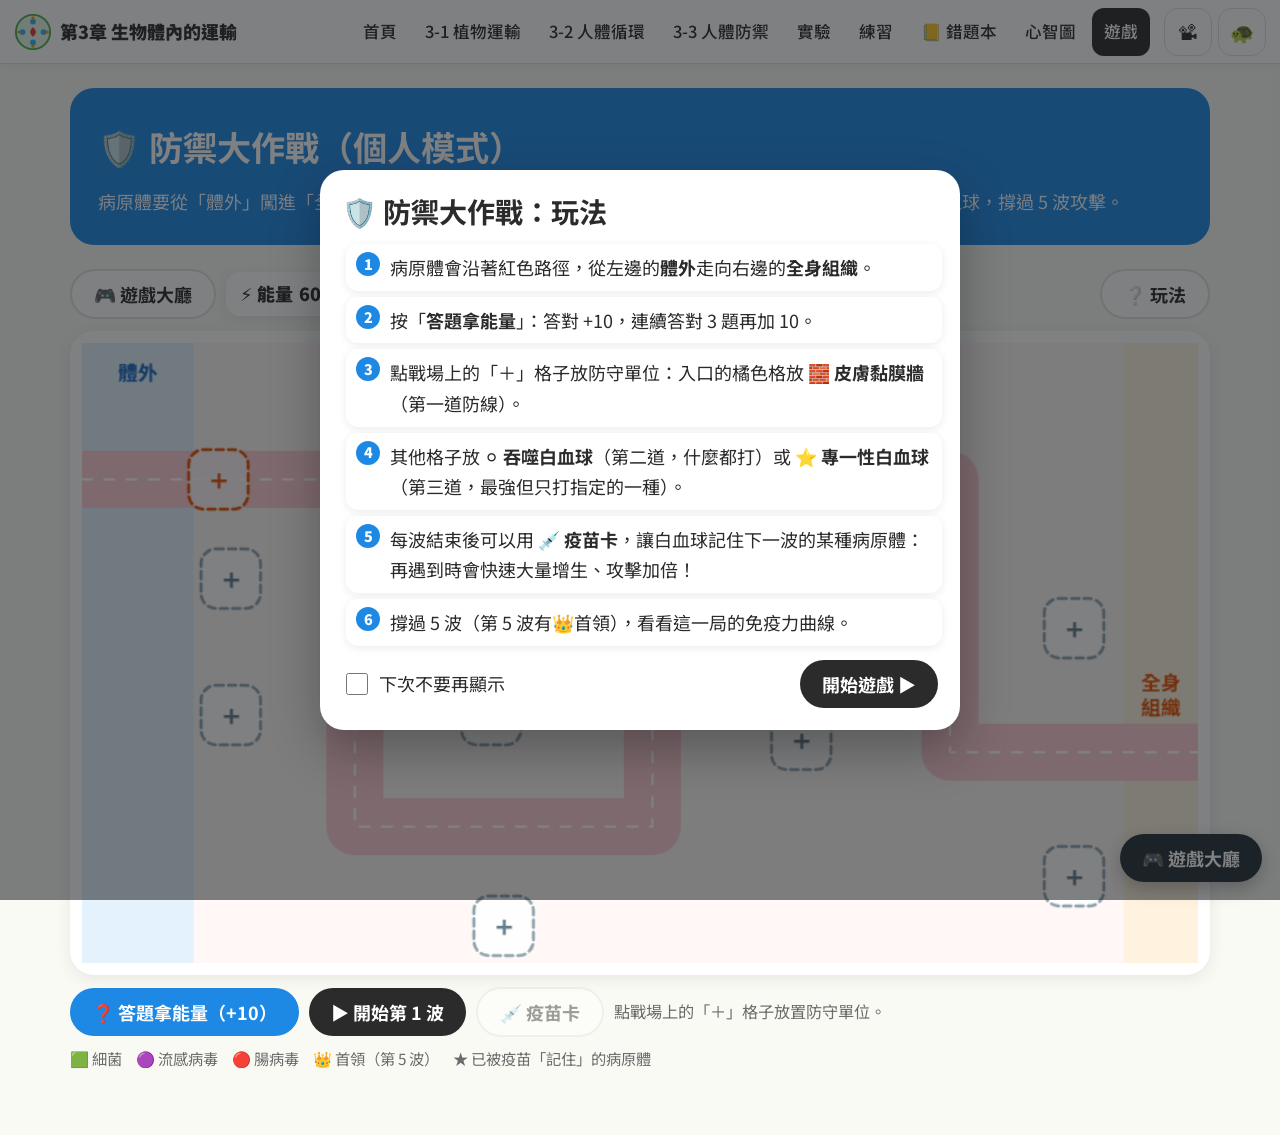
<file: games/defense.html>
<!DOCTYPE html>
<html lang="zh-Hant">
<head>
<meta charset="UTF-8">
<meta name="viewport" content="width=device-width, initial-scale=1">
<title>防禦大作戰｜第3章 遊戲</title>
<link rel="stylesheet" href="../css/style.css">
<script src="https://batyunching.github.io/bio/js/account.js" data-chapter="ch3" data-prefix="ch3."></script>
<style>
  .ctrl{ display:flex; gap:10px; flex-wrap:wrap; margin-top:12px; align-items:center; }
  .build{ display:grid; gap:10px; }
  .build button{ text-align:left; min-height:64px; padding:10px 14px; border-radius:16px; border:2px solid var(--c-line); background:#fff; font-family:inherit; font-size:1rem; cursor:pointer; color:inherit; display:flex; gap:12px; align-items:center; }
  .build button:hover:not(:disabled){ border-color:var(--u); background:var(--u-l); }
  .build button:disabled{ opacity:.4; cursor:not-allowed; }
  .build .ic{ font-size:2rem; }
  .build small{ color:var(--c-muted); display:block; }
  .legendrow{ display:flex; gap:14px; flex-wrap:wrap; font-size:.85rem; color:var(--c-muted); margin-top:8px; }
</style>
</head>
<body data-page="games" data-root="../" data-game class="unit-33">
<main class="wrap">
  <div class="page-hero">
    <h1>🛡️ 防禦大作戰（個人模式）</h1>
    <p>病原體要從「體外」闖進「全身組織」！答題拿能量，佈置三道防線：皮膚黏膜牆、吞噬白血球、專一性白血球，撐過 5 波攻擊。</p>
  </div>
  <div class="game-top">
    <button class="btn ghost" data-lobby>🎮 遊戲大廳</button>
    <span class="stat">⚡ 能量 <span id="en">60</span></span>
    <span class="stat">❤️ 身體 <span id="hp">10</span></span>
    <span class="stat">🌊 第 <span id="wv">0</span>／5 波</span>
    <span class="stat">✅ 答對 <span id="acc">0/0</span>（連對 <span id="streak">0</span>）</span>
    <span style="flex:1"></span>
    <button class="btn ghost" id="howBtn">❔ 玩法</button>
  </div>
  <div class="game-stage"><canvas id="cv" width="900" height="500" aria-label="防禦大作戰戰場"></canvas></div>
  <div class="ctrl">
    <button class="btn defense" id="askBtn">❓ 答題拿能量（+10）</button>
    <button class="btn" id="waveBtn">▶ 開始第 1 波</button>
    <button class="btn ghost" id="vacBtn" disabled>💉 疫苗卡</button>
    <span id="hint" style="color:var(--c-muted);font-size:.9rem">點戰場上的「＋」格子放置防守單位。</span>
  </div>
  <div class="legendrow"><span>🟩 細菌</span><span>🟣 流感病毒</span><span>🔴 腸病毒</span><span>👑 首領（第 5 波）</span><span>★ 已被疫苗「記住」的病原體</span></div>
</main>

<script src="../js/common.js"></script>
<script src="../js/unit.js"></script>
<script src="../data/questions.js"></script>
<script src="../js/game-common.js"></script>
<script>
(function(){
  'use strict';
  var cv = document.getElementById('cv'), ctx = cv.getContext('2d');
  var Wd = 900, Ht = 500;
  (function hidpi(){ var r = window.devicePixelRatio || 1; cv.width = Wd * r; cv.height = Ht * r; ctx.setTransform(r,0,0,r,0,0); })();
  function $(id){ return document.getElementById(id); }
  var PATH = [[0,110],[220,110],[220,390],[460,390],[460,110],[700,110],[700,330],[900,330]];
  var SEGLEN = [], TOTAL = 0;
  for(var i=1;i<PATH.length;i++){ var l = Math.hypot(PATH[i][0]-PATH[i-1][0], PATH[i][1]-PATH[i-1][1]); SEGLEN.push(l); TOTAL += l; }
  function at(d){ for(var i=0;i<SEGLEN.length;i++){ if(d <= SEGLEN[i]){ var k = d / SEGLEN[i]; return [PATH[i][0] + (PATH[i+1][0]-PATH[i][0])*k, PATH[i][1] + (PATH[i+1][1]-PATH[i][1])*k]; } d -= SEGLEN[i]; } return PATH[PATH.length-1]; }
  function distOf(x, y){ var best = 0, bd = 1e9, acc = 0; for(var i=0;i<SEGLEN.length;i++){ for(var t=0;t<=1;t+=.02){ var px = PATH[i][0]+(PATH[i+1][0]-PATH[i][0])*t, py = PATH[i][1]+(PATH[i+1][1]-PATH[i][1])*t, dd = Math.hypot(px-x, py-y); if(dd < bd){ bd = dd; best = acc + SEGLEN[i]*t; } } acc += SEGLEN[i]; } return best; }
  var TYPES = {
    bact:  { n:'細菌', hp:10, sp:45, col:'#66BB6A', r:12 },
    flu:   { n:'流感病毒', hp:8, sp:60, col:'#AB47BC', r:11 },
    entero:{ n:'腸病毒', hp:9, sp:52, col:'#EF5350', r:11 },
    boss:  { n:'流感病毒首領', hp:260, sp:24, col:'#7B1FA2', r:26, kind:'flu' }
  };
  var WAVES = [
    [['bact',6]],
    [['bact',5],['flu',5]],
    [['entero',8],['bact',4]],
    [['flu',8],['entero',6],['bact',4]],
    [['boss',1],['flu',6],['bact',6]]
  ];
  var SLOTS = [
    { x:110, y:110, t:'wall' }, { x:220, y:250, t:'wall' },
    { x:120, y:190, t:'tower' }, { x:120, y:300, t:'tower' }, { x:330, y:300, t:'tower' }, { x:330, y:200, t:'tower' },
    { x:340, y:470, t:'tower' }, { x:580, y:210, t:'tower' }, { x:580, y:320, t:'tower' }, { x:590, y:40, t:'tower' },
    { x:800, y:230, t:'tower' }, { x:800, y:430, t:'tower' }
  ];
  SLOTS.forEach(function(s){ if(s.t === 'wall') s.d = distOf(s.x, s.y); });
  var UNITS = {
    wall:   { n:'皮膚黏膜牆', ic:'🧱', cost:20, line:'第一道防線', desc:'擋下所有病原體，但每擋一隻會破損一點（耐久 8）。' },
    phago:  { n:'吞噬白血球', ic:'⚪', cost:30, line:'第二道防線', desc:'攻擊任何病原體（非專一性），放下時出現紅腫熱痛的發炎反應。' },
    special:{ n:'專一性白血球', ic:'⭐', cost:50, line:'第三道防線', desc:'攻擊力最強，產生抗體，但只對「指定的一種」病原體有效。' }
  };
  var G;
  function reset(){
    G = { en:60, hp:10, wave:0, inWave:false, spawnQ:[], spawnT:0, foes:[], towers:{}, fx:[], right:0, total:0, streak:0, paused:false, over:false,
          vacc:{}, vaccAvail:false, memoryPlaced:{}, curve:[], specAcc:0, t:0, vaccMarks:[] };
    hud();
  }
  function hud(){
    $('en').textContent = G.en; $('hp').textContent = G.hp; $('wv').textContent = G.wave; $('acc').textContent = G.right + '/' + G.total; $('streak').textContent = G.streak;
    $('waveBtn').disabled = G.inWave || G.over || G.wave >= 5; $('waveBtn').textContent = G.wave >= 5 ? '已完成 5 波' : '▶ 開始第 ' + (G.wave + 1) + ' 波';
    $('vacBtn').disabled = !G.vaccAvail || G.inWave || G.over;
  }

  /* ---------- 答題 ---------- */
  function ask(title){
    G.paused = true;
    return GAME.ask({ units:['3-3'], title:title || '答對 +10 能量' }).then(function(ok){
      G.total++; G.paused = false;
      if(ok){ G.right++; G.streak++; G.en += 10; if(G.streak % 3 === 0){ G.en += 10; CH3.toast('🔥 連續答對 3 題，額外 +10 能量！'); } }
      else G.streak = 0;
      hud(); return ok;
    });
  }
  $('askBtn').addEventListener('click', function(){ if(!G.over) ask(); });

  /* ---------- 波次 ---------- */
  $('waveBtn').addEventListener('click', function(){
    if(G.inWave || G.over || G.wave >= 5) return;
    G.wave++; G.inWave = true; G.vaccAvail = false; G.spawnQ = [];
    WAVES[G.wave-1].forEach(function(p){ for(var i=0;i<p[1];i++) G.spawnQ.push(p[0]); });
    if(G.wave === 5){ var b = G.spawnQ.shift(); G.spawnQ.splice(4, 0, b); } else G.spawnQ = CH3.shuffle(G.spawnQ);
    G.spawnT = 0; hud(); CH3.toast('🌊 第 ' + G.wave + ' 波來了！');
  });
  function waveCleared(){
    G.inWave = false;
    if(G.wave >= 5){ win(); return; }
    G.vaccAvail = true; hud();
    var next = WAVES[G.wave].map(function(p){ return TYPES[p[0]].n + ' ×' + p[1]; }).join('、');
    CH3.toast('✅ 第 ' + G.wave + ' 波守住了！下一波：' + next);
    $('hint').innerHTML = '下一波：<b>' + next + '</b>。可以先用 💉 疫苗卡讓白血球「記住」其中一種！';
  }

  /* ---------- 疫苗卡 ---------- */
  $('vacBtn').addEventListener('click', function(){
    if(!G.vaccAvail) return;
    var kinds = {}; WAVES[G.wave].forEach(function(p){ var k = TYPES[p[0]].kind || p[0]; kinds[k] = 1; });
    var m = GAME.modal('<h2>💉 疫苗卡</h2><p>疫苗的成分能<b>模擬病原體表面特徵</b>，讓特殊白血球先「記住」它。下次遇到同一種病原體時，專一性防禦會<b>又快又強</b>！</p>' +
      '<h3>1. 選疫苗成分</h3><div class="seg" data-comp><button data-v="a" aria-pressed="true">沒感染力的病原體</button><button data-v="b">弱化的病原體</button><button data-v="c">病原體表面特殊蛋白質</button></div>' +
      '<h3>2. 要預防哪一種病原體？（下一波會出現）</h3><div class="build">' + Object.keys(kinds).map(function(k){ return '<button data-k="'+k+'" '+(G.vacc[k]?'disabled':'')+'><span class="ic">'+({bact:'🟩',flu:'🟣',entero:'🔴'})[k]+'</span><span><b>'+TYPES[k].n+'</b>'+(G.vacc[k]?'<small>已經接種過了</small>':'')+'</span></button>'; }).join('') + '</div>' +
      '<p style="text-align:right;margin-bottom:0"><button class="btn ghost" data-x>先不要</button></p>');
    UNIT.seg(m.el.querySelector('[data-comp]'), function(){});
    m.el.addEventListener('click', function(e){
      if(e.target.closest('[data-x]')){ m.close(); return; }
      var b = e.target.closest('[data-k]'); if(!b || b.disabled) return;
      var k = b.getAttribute('data-k'); G.vacc[k] = true; G.vaccAvail = false; G.vaccMarks.push({ t:G.t, k:k });
      m.close(); hud(); CH3.toast('💉 已接種：白血球記住了「' + TYPES[k].n + '」的表面特徵');
    });
  });

  /* ---------- 放置單位 ---------- */
  function scalePt(e){ var r = cv.getBoundingClientRect(); return [(e.clientX - r.left) / r.width * Wd, (e.clientY - r.top) / r.height * Ht]; }
  cv.addEventListener('click', function(e){
    if(G.over) return;
    var p = scalePt(e), idx = -1;
    SLOTS.forEach(function(s, i){ if(Math.hypot(s.x - p[0], s.y - p[1]) < 32) idx = i; });
    if(idx < 0) return;
    var s = SLOTS[idx], tw = G.towers[idx];
    if(tw && !(tw.u === 'wall' && tw.hp <= 0)){ info(tw); return; }
    buildMenu(idx, s);
  });
  function info(tw){
    var u = UNITS[tw.u];
    CH3.toast(u.ic + ' ' + u.n + (tw.u === 'wall' ? '：耐久 ' + tw.hp + '/8' : tw.u === 'special' ? '：專門對付「' + TYPES[tw.target].n + '」' : '：攻擊任何病原體'));
  }
  function buildMenu(idx, s){
    G.paused = true;
    var opts = s.t === 'wall' ? ['wall'] : ['phago','special'];
    var m = GAME.modal('<h2>放置防守單位</h2><div class="build">' + opts.map(function(k){ var u = UNITS[k]; return '<button data-u="'+k+'" '+(G.en < u.cost ? 'disabled' : '')+'><span class="ic">'+u.ic+'</span><span><b>'+u.n+'</b>（'+u.line+'）⚡'+u.cost+'<small>'+u.desc+'</small></span></button>'; }).join('') + '</div>' +
      (s.t === 'wall' ? '<p style="color:var(--c-muted)">這個格子在病原體的入口，只能放皮膚黏膜牆。</p>' : '') +
      '<p style="display:flex;justify-content:space-between;align-items:center;margin-bottom:0"><span>目前能量 ⚡'+G.en+'</span><button class="btn ghost" data-x>取消</button></p>');
    m.el.addEventListener('click', function(e){
      if(e.target.closest('[data-x]')){ m.close(); G.paused = false; return; }
      var b = e.target.closest('[data-u]'); if(!b || b.disabled) return;
      var k = b.getAttribute('data-u');
      if(k === 'special'){
        m.el.innerHTML = '<h2>⭐ 指定病原體</h2><p>專一性白血球只對<b>一種</b>病原體有效（例如腸病毒引起的防禦無法對抗流感病毒）。要針對哪一種？</p><div class="build">' +
          ['bact','flu','entero'].map(function(t){ return '<button data-t="'+t+'"><span class="ic">'+({bact:'🟩',flu:'🟣',entero:'🔴'})[t]+'</span><b>'+TYPES[t].n+'</b></button>'; }).join('') + '</div>';
        m.el.addEventListener('click', function(ev){ var tb = ev.target.closest('[data-t]'); if(!tb) return; place(idx, 'special', tb.getAttribute('data-t')); m.close(); G.paused = false; });
        return;
      }
      place(idx, k); m.close(); G.paused = false;
    });
  }
  function place(idx, k, target, free){
    if(!free) G.en -= UNITS[k].cost;
    var s = SLOTS[idx];
    G.towers[idx] = { u:k, x:s.x, y:s.y, target:target, cd:0, hp: k === 'wall' ? 8 : 0, born:G.t, memory:!!free };
    if(k === 'phago') G.fx.push({ kind:'inflame', x:s.x, y:s.y, t:0, life:2.5 });
    hud(); UNIT.thump(400, .08, .3);
  }

  /* ---------- 主迴圈 ---------- */
  var last = 0;
  function loop(ts){
    var dt = Math.min(.05, (ts - (last || ts)) / 1000); last = ts;
    if(G && !G.paused && !G.over) update(dt);
    render();
    requestAnimationFrame(loop);
  }
  function update(dt){
    G.t += dt;
    // 生成
    if(G.inWave && G.spawnQ.length){
      G.spawnT -= dt;
      if(G.spawnT <= 0){
        var k = G.spawnQ.shift(), T = TYPES[k];
        var f = { k:k, kind:T.kind || k, hp:T.hp, max:T.hp, d:0, sp:T.sp, r:T.r, slow:0 };
        G.foes.push(f); G.spawnT = .9;
        if(G.vacc[f.kind] && !G.memoryPlaced[f.kind + G.wave]){
          G.memoryPlaced[f.kind + G.wave] = true;
          var empty = SLOTS.map(function(s,i){ return i; }).filter(function(i){ return SLOTS[i].t === 'tower' && !G.towers[i]; });
          if(empty.length){ place(empty[Math.floor(empty.length/2)], 'special', f.kind, true); CH3.toast('⚡ 白血球記得「' + TYPES[f.kind].n + '」！記憶白血球快速大量增生'); }
          else CH3.toast('⚡ 白血球記得「' + TYPES[f.kind].n + '」，專一性攻擊加倍！');
        }
      }
    }
    // 移動與牆
    var specThis = 0;
    G.foes.forEach(function(f){
      var prev = f.d; f.d += f.sp * dt;
      SLOTS.forEach(function(s, i){
        var tw = G.towers[i];
        if(s.t !== 'wall' || !tw || tw.hp <= 0) return;
        if(prev < s.d && f.d >= s.d){
          if(f.k === 'boss'){ tw.hp = 0; G.fx.push({ kind:'text', x:s.x, y:s.y - 30, txt:'城牆被突破！', t:0, life:1.5, col:'#C62828' }); }
          else { f.dead = true; tw.hp--; G.fx.push({ kind:'text', x:s.x, y:s.y - 30, txt:'擋下！', t:0, life:.8, col:'#E65100' }); if(tw.hp <= 0) G.fx.push({ kind:'text', x:s.x, y:s.y - 50, txt:'皮膚破損（傷口）', t:0, life:2, col:'#C62828' }); }
        }
      });
      if(f.d >= TOTAL && !f.dead){ f.dead = true; f.leaked = true; G.hp -= f.k === 'boss' ? 5 : 1; UNIT.thump(90, .2, .5); }
    });
    // 塔攻擊
    Object.keys(G.towers).forEach(function(i){
      var tw = G.towers[i]; if(tw.u === 'wall') return;
      tw.cd -= dt; if(tw.cd > 0) return;
      var range = tw.u === 'phago' ? 115 : 150, best = null, bd = -1;
      G.foes.forEach(function(f){
        if(f.dead) return;
        if(tw.u === 'special' && f.kind !== tw.target) return;
        var p = at(f.d); if(Math.hypot(p[0]-tw.x, p[1]-tw.y) > range) return;
        if(f.d > bd){ bd = f.d; best = f; }
      });
      if(!best) return;
      var dmg = tw.u === 'phago' ? 1 : (G.vacc[best.kind] ? 6 : 3);
      best.hp -= dmg; tw.cd = tw.u === 'phago' ? .5 : .4;
      if(tw.u === 'special') specThis += dmg;
      var bp = at(best.d);
      G.fx.push({ kind: tw.u === 'phago' ? 'eat' : 'ab', x:tw.x, y:tw.y, x2:bp[0], y2:bp[1], t:0, life:.25 });
      if(best.hp <= 0){ best.dead = true; G.fx.push({ kind:'text', x:bp[0], y:bp[1] - 16, txt: tw.u === 'phago' ? '吞噬！' : '抗體！', t:0, life:.7, col: tw.u === 'phago' ? '#C62828' : '#1565C0' }); }
    });
    G.specAcc += specThis;
    if(Math.floor(G.t) !== Math.floor(G.t - dt)){ G.curve.push({ t:Math.floor(G.t), v:G.specAcc }); G.specAcc = 0; }
    G.foes = G.foes.filter(function(f){ return !f.dead; });
    G.fx.forEach(function(x){ x.t += dt; }); G.fx = G.fx.filter(function(x){ return x.t < x.life; });
    if(G.hp <= 0){ G.hp = 0; lose(); }
    if(G.inWave && !G.spawnQ.length && !G.foes.length) waveCleared();
    hud();
  }

  /* ---------- 繪圖 ---------- */
  function rr(x, y, w, h, r){ ctx.beginPath(); ctx.moveTo(x+r, y); ctx.arcTo(x+w, y, x+w, y+h, r); ctx.arcTo(x+w, y+h, x, y+h, r); ctx.arcTo(x, y+h, x, y, r); ctx.arcTo(x, y, x+w, y, r); ctx.closePath(); }
  function foe(f){
    var p = at(f.d), x = p[0], y = p[1], T = TYPES[f.k];
    ctx.save(); ctx.translate(x, y);
    if(f.kind === 'bact'){ ctx.fillStyle = T.col; rr(-16, -9, 32, 18, 9); ctx.fill(); ctx.strokeStyle = '#2E7D32'; ctx.lineWidth = 2; ctx.stroke(); ctx.fillStyle = '#2E7D32'; ctx.beginPath(); ctx.arc(-6,0,2,0,7); ctx.arc(6,0,2,0,7); ctx.fill(); }
    else {
      var r = T.r; ctx.strokeStyle = f.kind === 'flu' ? '#6A1B9A' : '#B71C1C'; ctx.lineWidth = f.k === 'boss' ? 4 : 2.5;
      for(var a=0;a<8;a++){ var an = a/8*Math.PI*2 + G.t; ctx.beginPath(); ctx.moveTo(Math.cos(an)*r, Math.sin(an)*r); ctx.lineTo(Math.cos(an)*(r+ (f.k==='boss'?12:6)), Math.sin(an)*(r+(f.k==='boss'?12:6))); ctx.stroke(); }
      ctx.fillStyle = T.col; if(f.kind === 'entero'){ ctx.beginPath(); for(var hx=0;hx<6;hx++){ var ha = hx/6*Math.PI*2; ctx.lineTo(Math.cos(ha)*r, Math.sin(ha)*r); } ctx.closePath(); } else { ctx.beginPath(); ctx.arc(0,0,r,0,7); }
      ctx.fill(); ctx.stroke();
      if(f.k === 'boss'){ ctx.font = '24px sans-serif'; ctx.textAlign = 'center'; ctx.fillText('👑', 0, -34); }
    }
    if(G.vacc[f.kind]){ ctx.fillStyle = '#FFD600'; ctx.font = 'bold 14px sans-serif'; ctx.textAlign = 'center'; ctx.fillText('★', 0, -T.r - 10); }
    // 血條
    ctx.fillStyle = '#ECEFF1'; ctx.fillRect(-16, T.r + 6, 32, 4); ctx.fillStyle = '#E53935'; ctx.fillRect(-16, T.r + 6, 32 * Math.max(0, f.hp / f.max), 4);
    ctx.restore();
  }
  function render(){
    ctx.clearRect(0, 0, Wd, Ht);
    // 背景分區
    ctx.fillStyle = '#E3F2FD'; ctx.fillRect(0, 0, 90, Ht);
    ctx.fillStyle = '#FFF8F6'; ctx.fillRect(90, 0, Wd - 90, Ht);
    ctx.fillStyle = '#FFF3E0'; ctx.fillRect(840, 0, 60, Ht);
    ctx.font = 'bold 16px "Noto Sans TC", sans-serif'; ctx.fillStyle = '#1565C0'; ctx.textAlign = 'center'; ctx.fillText('體外', 45, 30);
    ctx.fillStyle = '#E65100'; ctx.fillText('全身', 870, 280); ctx.fillText('組織', 870, 300);
    // 路徑
    ctx.lineCap = 'round'; ctx.lineJoin = 'round';
    ctx.strokeStyle = '#FFCDD2'; ctx.lineWidth = 46; ctx.beginPath(); PATH.forEach(function(p, i){ i ? ctx.lineTo(p[0], p[1]) : ctx.moveTo(p[0], p[1]); }); ctx.stroke();
    ctx.strokeStyle = '#fff'; ctx.lineWidth = 2; ctx.setLineDash([8, 10]); ctx.stroke(); ctx.setLineDash([]);
    // 發炎
    G.fx.forEach(function(x){ if(x.kind === 'inflame'){ var k = x.t / x.life; ctx.fillStyle = 'rgba(239,83,80,' + (0.35 * (1 - k)) + ')'; ctx.beginPath(); ctx.arc(x.x, x.y, 60 + 40 * k, 0, 7); ctx.fill(); ctx.fillStyle = 'rgba(183,28,28,' + (1 - k) + ')'; ctx.font = 'bold 14px sans-serif'; ctx.fillText('紅 腫 熱 痛', x.x, x.y - 44); } });
    // 格子與單位
    SLOTS.forEach(function(s, i){
      var tw = G.towers[i];
      if(!tw || (tw.u === 'wall' && tw.hp <= 0)){
        ctx.strokeStyle = s.t === 'wall' ? '#E65100' : '#90A4AE'; ctx.lineWidth = 2.5; ctx.setLineDash([6, 4]);
        rr(s.x - 24, s.y - 24, 48, 48, 12); ctx.fillStyle = 'rgba(255,255,255,.85)'; ctx.fill(); ctx.stroke(); ctx.setLineDash([]);
        ctx.fillStyle = s.t === 'wall' ? '#E65100' : '#607D8B'; ctx.font = 'bold 22px sans-serif'; ctx.fillText('＋', s.x, s.y + 8);
        if(tw && tw.u === 'wall'){ ctx.font = 'bold 11px sans-serif'; ctx.fillStyle = '#C62828'; ctx.fillText('傷口', s.x, s.y + 38); }
        return;
      }
      if(tw.u === 'wall'){
        ctx.fillStyle = '#FFCC80'; rr(s.x - 26, s.y - 26, 52, 52, 8); ctx.fill(); ctx.strokeStyle = '#E65100'; ctx.lineWidth = 3; ctx.stroke();
        ctx.font = '26px sans-serif'; ctx.fillText('🧱', s.x, s.y + 9);
        ctx.fillStyle = '#ECEFF1'; ctx.fillRect(s.x - 24, s.y + 30, 48, 5); ctx.fillStyle = '#FB8C00'; ctx.fillRect(s.x - 24, s.y + 30, 48 * tw.hp / 8, 5);
      } else {
        var sp = tw.u === 'special';
        ctx.fillStyle = 'rgba(30,136,229,.06)'; ctx.beginPath(); ctx.arc(s.x, s.y, sp ? 150 : 115, 0, 7); ctx.fill();
        ctx.fillStyle = '#F5F7FF'; ctx.strokeStyle = '#1E88E5'; ctx.lineWidth = 3; ctx.beginPath(); ctx.arc(s.x, s.y, 22, 0, 7); ctx.fill(); ctx.stroke();
        ctx.fillStyle = '#9575CD'; ctx.beginPath(); ctx.ellipse(s.x - 4, s.y - 2, 10, 7, .4, 0, 7); ctx.fill();
        if(sp){ ctx.fillStyle = '#FFD600'; ctx.beginPath(); ctx.arc(s.x + 16, s.y - 16, 9, 0, 7); ctx.fill(); ctx.fillStyle = '#000'; ctx.font = 'bold 11px sans-serif'; ctx.fillText('★', s.x + 16, s.y - 12);
          ctx.font = 'bold 12px sans-serif'; ctx.fillStyle = '#1565C0'; ctx.fillText('對付' + TYPES[tw.target].n + (tw.memory ? '（記憶）' : ''), s.x, s.y + 38); }
      }
    });
    // 病原體
    G.foes.forEach(foe);
    // 特效
    G.fx.forEach(function(x){
      if(x.kind === 'eat'){ ctx.strokeStyle = 'rgba(198,40,40,.6)'; ctx.lineWidth = 4; ctx.beginPath(); ctx.moveTo(x.x, x.y); ctx.lineTo(x.x2, x.y2); ctx.stroke(); }
      if(x.kind === 'ab'){ var k = x.t / x.life, ax = x.x + (x.x2 - x.x) * k, ay = x.y + (x.y2 - x.y) * k; ctx.strokeStyle = '#1565C0'; ctx.lineWidth = 3; ctx.beginPath(); ctx.moveTo(ax, ay + 7); ctx.lineTo(ax, ay); ctx.lineTo(ax - 5, ay - 6); ctx.moveTo(ax, ay); ctx.lineTo(ax + 5, ay - 6); ctx.stroke(); }
      if(x.kind === 'text'){ ctx.fillStyle = x.col; ctx.font = 'bold 15px "Noto Sans TC", sans-serif'; ctx.globalAlpha = 1 - x.t / x.life; ctx.fillText(x.txt, x.x, x.y - x.t * 20); ctx.globalAlpha = 1; }
    });
    if(G.paused && !G.over){ ctx.fillStyle = 'rgba(255,255,255,.4)'; ctx.fillRect(0, 0, Wd, Ht); }
  }

  /* ---------- 結束 ---------- */
  function curveSvg(){
    var raw = G.curve, pts = raw.map(function(p, i){ var a = 0, n = 0; for(var j=Math.max(0,i-2); j<=Math.min(raw.length-1,i+2); j++){ a += raw[j].v; n++; } return { t:p.t, v:a/n }; });
    var maxT = Math.max(10, pts.length ? pts[pts.length-1].t : 10), maxV = Math.max(10, Math.max.apply(null, pts.map(function(p){ return p.v; }).concat([1])));
    var poly = pts.map(function(p){ return (40 + p.t / maxT * 440).toFixed(1) + ',' + (190 - p.v / maxV * 160).toFixed(1); }).join(' ');
    var marks = G.vaccMarks.map(function(m){ var x = 40 + m.t / maxT * 440; return '<line x1="'+x+'" y1="20" x2="'+x+'" y2="190" stroke="#1E88E5" stroke-dasharray="4 3"/><text x="'+x+'" y="16" text-anchor="middle" font-size="11" fill="#1E88E5">💉'+TYPES[m.k].n+'</text>'; }).join('');
    return '<svg viewBox="0 0 500 220" style="width:100%"><line x1="40" y1="190" x2="490" y2="190" stroke="#455A64" stroke-width="2"/><line x1="40" y1="190" x2="40" y2="20" stroke="#455A64" stroke-width="2"/>' +
      '<text x="490" y="210" text-anchor="end" font-size="12" fill="#455A64">時間 →</text><text x="12" y="105" font-size="12" fill="#455A64" transform="rotate(-90 12 105)" text-anchor="middle">專一性防禦強度</text>' +
      marks + '<polyline points="'+poly+'" fill="none" stroke="#1565C0" stroke-width="3" stroke-linejoin="round"/></svg>';
  }
  function win(){
    G.over = true; hud(); $('hint').textContent = '5 波全部守住了！';
    var acc = G.total ? Math.round(G.right / G.total * 100) : 0, b = GAME.best('defenseHp', G.hp);
    var m = GAME.modal('<h2 style="text-align:center">🎉 成功守住身體！</h2><p style="text-align:center">剩餘身體健康 ❤️'+G.hp+'・答對率 '+acc+'%・最佳 ❤️'+b.best+'</p>' +
      '<h3>這一局的「免疫力曲線」</h3>' + curveSvg() +
      '<p style="background:var(--u-l);padding:10px 14px;border-radius:12px;font-size:.92rem">藍色虛線是施打疫苗的時間。被疫苗「記住」的病原體再次出現時，專一性防禦（抗體）反應<b>又快又強</b>──就像課本圖 3-20 的第二次反應！</p>' +
      '<div style="display:flex;gap:10px;justify-content:center"><button class="btn ghost" data-lobby>🎮 遊戲大廳</button><button class="btn defense" data-again>↺ 再玩一次</button></div>');
    m.el.querySelector('[data-again]').addEventListener('click', function(){ m.close(); reset(); });
    GAME.unlock('immune');
  }
  function lose(){
    if(G.over) return; G.over = true; hud();
    var m = GAME.modal('<h2 style="text-align:center">😷 病原體攻進全身組織了…</h2><p>第 '+G.wave+' 波失守。小提醒：</p><ul><li>入口先放<b>皮膚黏膜牆</b>，可以擋下很多病原體。</li><li><b>吞噬白血球</b>什麼都打；<b>專一性白血球</b>很強但只打指定的一種。</li><li>波與波之間用 <b>💉 疫苗卡</b>，讓白血球先記住下一波的病原體！</li></ul>' +
      '<div style="display:flex;gap:10px;justify-content:center"><button class="btn ghost" data-lobby>🎮 遊戲大廳</button><button class="btn defense" data-again>↺ 再挑戰</button></div>');
    m.el.querySelector('[data-again]').addEventListener('click', function(){ m.close(); reset(); });
  }
  var STEPS = ['病原體會沿著紅色路徑，從左邊的<b>體外</b>走向右邊的<b>全身組織</b>。',
    '按「<b>答題拿能量</b>」：答對 +10，連續答對 3 題再加 10。',
    '點戰場上的「＋」格子放防守單位：入口的橘色格放 🧱 <b>皮膚黏膜牆</b>（第一道防線）。',
    '其他格子放 ⚪ <b>吞噬白血球</b>（第二道，什麼都打）或 ⭐ <b>專一性白血球</b>（第三道，最強但只打指定的一種）。',
    '每波結束後可以用 💉 <b>疫苗卡</b>，讓白血球記住下一波的某種病原體：再遇到時會快速大量增生、攻擊加倍！',
    '撐過 5 波（第 5 波有👑首領），看看這一局的免疫力曲線。'];
  $('howBtn').addEventListener('click', function(){ G.paused = true; GAME.intro('defense', '🛡️ 防禦大作戰：玩法', STEPS, function(){ G.paused = false; }); });
  /* 老師示範用：主控台輸入 DEFENSE_ENERGY(100) 增加能量 */
  window.DEFENSE_ENERGY = function(n){ G.en += n || 100; hud(); };
  reset(); requestAnimationFrame(loop);
  GAME.introOnce('defense', '🛡️ 防禦大作戰：玩法', STEPS);
  GAME.inProgress = function(){ var busy = !!(G && G.wave > 0 && !G.over); if(busy) G.paused = true; return busy; };
  GAME.onResume = function(){ G.paused = false; };
})();
</script>
</body>
</html>
</file>
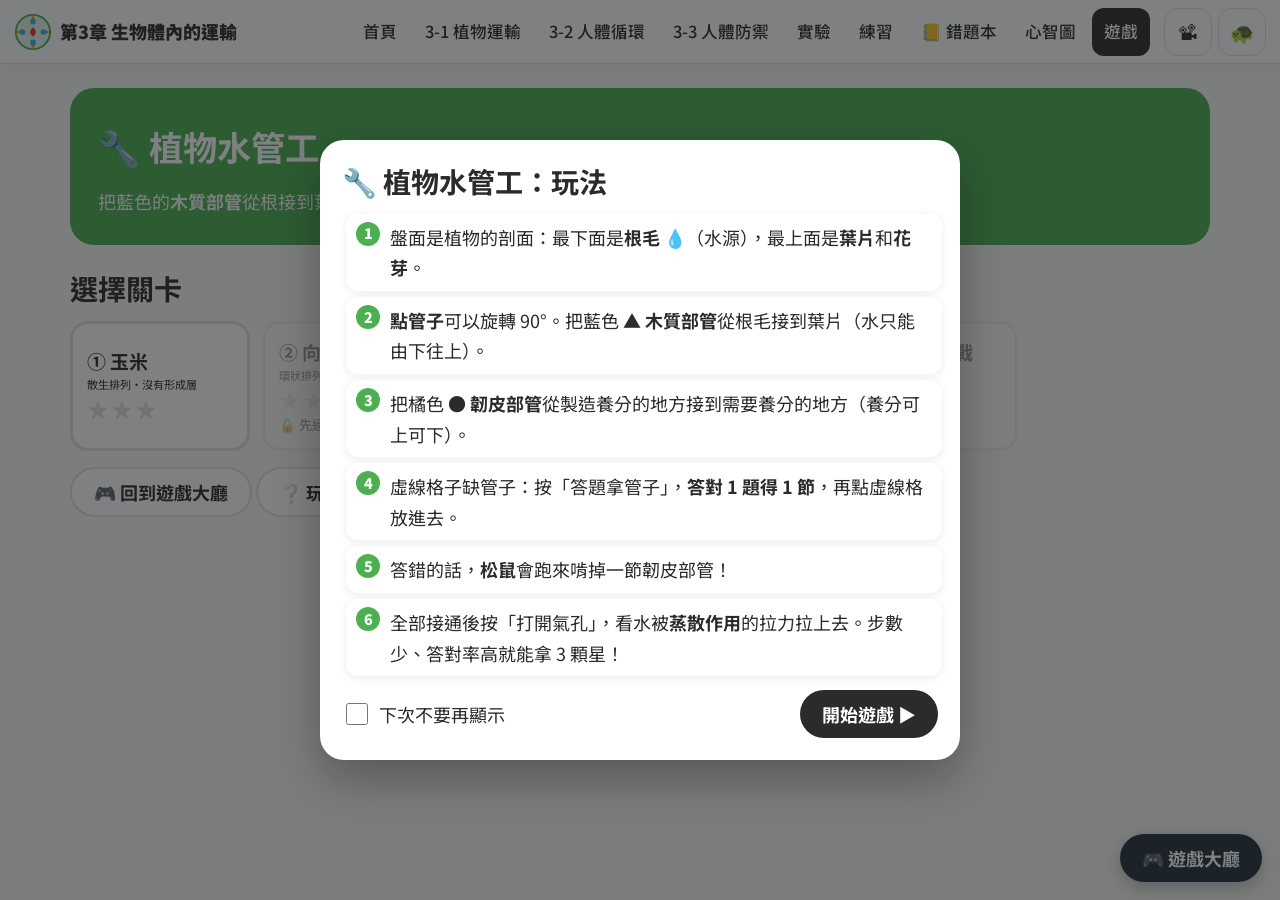
<file: games/plumber.html>
<!DOCTYPE html>
<html lang="zh-Hant">
<head>
<meta charset="UTF-8">
<meta name="viewport" content="width=device-width, initial-scale=1">
<title>植物水管工｜第3章 遊戲</title>
<link rel="stylesheet" href="../css/style.css">
<script src="https://batyunching.github.io/bio/js/account.js" data-chapter="ch3" data-prefix="ch3."></script>
<style>
  .inv{ display:flex; gap:8px; flex-wrap:wrap; align-items:center; }
  .inv .stat.b{ color:#0277BD; } .inv .stat.o{ color:#E65100; }
  .req{ display:flex; gap:8px; flex-wrap:wrap; margin:8px 0; }
  .req span{ padding:4px 12px; border-radius:999px; background:#F1F0EA; font-weight:700; font-size:.88rem; }
  .req span.ok{ background:#E8F5E9; color:var(--c-ok); }
  #board .cell{ cursor:pointer; }
  #board .cell:hover .hl{ opacity:.12; }
  .play-layout{ display:grid; grid-template-columns:1.6fr 1fr; gap:16px; align-items:start; }
  @media (max-width:900px){ .play-layout{ grid-template-columns:1fr; } }
</style>
</head>
<body data-page="games" data-root="../" data-game class="unit-31">
<main class="wrap">
  <div class="page-hero">
    <h1>🔧 植物水管工</h1>
    <p>把藍色的<b>木質部管</b>從根接到葉、把橘色的<b>韌皮部管</b>接到需要養分的地方，打開氣孔讓水被蒸散拉力拉上去！</p>
  </div>

  <div id="select">
    <h2>選擇關卡</h2>
    <div class="lvl-grid" id="lvls"></div>
    <p style="margin-top:16px"><button class="btn ghost" data-lobby>🎮 回到遊戲大廳</button> <button class="btn ghost" id="howBtn">❔ 玩法說明</button></p>
  </div>

  <div id="play" style="display:none">
    <div class="game-top">
      <button class="btn ghost" data-lobby>🎮 遊戲大廳</button><button class="btn ghost" id="back">☰ 選關</button>
      <strong id="lvlName" style="font-size:1.15rem"></strong>
      <span class="stat">🔄 步數 <span id="moves">0</span></span>
      <span class="stat">✅ 答對 <span id="acc">0/0</span></span>
      <span class="stat" id="timerBox" style="display:none">⏱ <span id="timer">90</span> 秒</span>
    </div>
    <div class="play-layout">
      <div class="game-stage"><svg id="board" viewBox="0 0 540 420" role="img" aria-label="植物水管工遊戲盤面"></svg></div>
      <div class="card">
        <h3 style="margin-top:0">任務</h3>
        <div id="lvlNote" style="font-size:.95rem"></div>
        <div class="req" id="req"></div>
        <h3>管子庫存</h3>
        <div class="inv">
          <span class="stat b">▲ 藍管 × <span id="invB">0</span></span>
          <span class="stat o">● 橘管 × <span id="invO">0</span></span>
        </div>
        <div class="ops" style="margin-top:10px">
          <button class="btn" style="background:#0288D1" id="askB">❓ 答題拿藍管</button>
          <button class="btn" style="background:#EF6C00" id="askO">❓ 答題拿橘管</button>
        </div>
        <div id="extra"></div>
        <p style="font-size:.85rem;color:var(--c-muted);margin-bottom:0">點管子可以旋轉 90°；點虛線格子放入庫存的管子。答錯時，松鼠會啃掉一節韌皮部管！</p>
      </div>
    </div>
  </div>
</main>

<script src="../js/common.js"></script>
<script src="../js/unit.js"></script>
<script src="../data/questions.js"></script>
<script src="../js/game-common.js"></script>
<script>
(function(){
  'use strict';
  var COLS = 8, ROWS = 6, CS = 64, OX = 14, OY = 18;
  var N = 1, E = 2, S = 4, W = 8;
  var DIRS = [[N,-1,0],[E,0,1],[S,1,0],[W,0,-1]];
  var OPP = {1:4, 2:8, 4:1, 8:2};
  var BLUE = '#29B6F6', ORANGE = '#FF9800';
  function rot(m){ return ((m << 1) | (m >> 3)) & 15; }
  var TERM = {
    root:  { ic:'💧', t:'根毛' }, leafW:{ ic:'🍃', t:'葉・氣孔' }, leafF:{ ic:'☀️', t:'葉・光合作用' },
    store: { ic:'🥔', t:'根部儲存' }, bud:{ ic:'🌸', t:'花芽' }
  };
  var LEVELS = [
    { name:'① 玉米', sub:'散生排列・沒有形成層', par:12,
      note:'玉米的維管束<b>散生排列、沒有形成層</b>。把<b>水</b>從根毛送到葉片，再把葉片光合作用做出的<b>養分</b>送到根部儲存。',
      blue:{ path:[[5,1],[4,1],[3,1],[2,1],[1,1],[1,2],[0,2]], from:'root', to:'leafW' },
      orange:{ path:[[0,5],[1,5],[2,5],[3,5],[3,6],[4,6],[5,6]], from:'leafF', to:'store' }, gaps:[1,1] },
    { name:'② 向日葵', sub:'環狀排列・有形成層', par:16,
      note:'向日葵的維管束<b>環狀排列</b>，木質部在內、韌皮部在外。管線轉彎變多了！',
      blue:{ path:[[5,0],[4,0],[4,1],[3,1],[2,1],[2,2],[1,2],[0,2]], from:'root', to:'leafW' },
      orange:{ path:[[0,6],[1,6],[1,5],[2,5],[3,5],[3,4],[4,4],[5,4]], from:'leafF', to:'store' }, gaps:[2,2] },
    { name:'③ 榕樹', sub:'多年生・形成層發達', par:16, thick:2,
      note:'榕樹是多年生植物，<b>形成層發達</b>，莖可以逐年加粗。接通後，還要讓形成層「加粗」主幹 2 次，提高流量！',
      blue:{ path:[[5,2],[4,2],[3,2],[3,1],[2,1],[1,1],[0,1]], from:'root', to:'leafW' },
      orange:{ path:[[0,5],[1,5],[1,4],[2,4],[3,4],[4,4],[4,5],[5,5]], from:'leafF', to:'store' }, gaps:[2,2] },
    { name:'④ 早春櫻花', sub:'還沒長葉就開花', par:12,
      note:'冬季過後，櫻花<b>葉片還沒長出</b>。要把<b>根部儲存的養分</b>經韌皮部往<b>上</b>送到花芽，早春才能開花！（沒有葉片，不需要接水管）',
      orange:{ path:[[5,3],[4,3],[3,3],[3,4],[2,4],[1,4],[1,3],[0,3]], from:'store', to:'bud' }, gaps:[0,3] },
    { name:'⑤ 柳杉保衛戰', sub:'限時 90 秒・松鼠來襲', par:16, timer:90,
      note:'松鼠最愛啃柳杉的樹皮！每隔一段時間就會啃掉一節<b>韌皮部管</b>。在 90 秒內把水和養分都接通！',
      blue:{ path:[[5,1],[4,1],[3,1],[2,1],[2,2],[1,2],[0,2]], from:'root', to:'leafW' },
      orange:{ path:[[0,6],[1,6],[2,6],[2,5],[3,5],[4,5],[4,6],[5,6]], from:'leafF', to:'store' }, gaps:[2,2] }
  ];
  var board = document.getElementById('board');
  var L, grid, st;
  function $(id){ return document.getElementById(id); }

  /* ---------- 選關 ---------- */
  function stars(){ return CH3.store.get('plumberStars', [0,0,0,0,0]); }
  function showSelect(){
    clearTimers();
    $('select').style.display = ''; $('play').style.display = 'none';
    var sv = stars();
    $('lvls').innerHTML = LEVELS.map(function(l, i){
      var open = i === 0 || sv[i-1] > 0;
      return '<button class="lvl" data-l="'+i+'" '+(open?'':'disabled')+'><b>'+l.name+'</b><small>'+l.sub+'</small><div class="st">'+('★★★'.slice(0, sv[i]) + '<span style="color:#ddd">'+'★★★'.slice(sv[i])+'</span>')+'</div>'+(open?'':'🔒 先過上一關')+'</button>';
    }).join('');
  }
  $('lvls').addEventListener('click', function(e){ var b = e.target.closest('[data-l]'); if(b && !b.disabled) start(Number(b.getAttribute('data-l'))); });
  $('back').addEventListener('click', showSelect);

  /* ---------- 建立關卡 ---------- */
  function dirBetween(a, b){ for(var i=0;i<4;i++){ if(a[0]+DIRS[i][1] === b[0] && a[1]+DIRS[i][2] === b[1]) return DIRS[i][0]; } return 0; }
  function buildNet(color, net, gapN){
    var p = net.path, interior = [];
    p.forEach(function(rc, i){
      var m = 0;
      if(i > 0) m |= dirBetween(rc, p[i-1]);
      if(i < p.length - 1) m |= dirBetween(rc, p[i+1]);
      var cell = { r:rc[0], c:rc[1], color:color, need:m, net:true };
      if(i === 0 || i === p.length - 1){ cell.kind = 'term'; cell.mask = m; cell.term = i === 0 ? net.from : net.to; cell.role = i === 0 ? 'src' : 'dst'; }
      else { cell.kind = 'pipe'; cell.mask = scramble(m); interior.push(cell); }
      grid[rc[0]][rc[1]] = cell;
    });
    CH3.shuffle(interior).slice(0, gapN).forEach(function(c){ c.kind = 'gap'; c.mask = 0; });
  }
  function scramble(m){ var r = m, k = 1 + Math.floor(Math.random() * 3); for(var i=0;i<k;i++) r = rot(r); if(r === m) r = rot(r); return r; }
  function start(i){
    L = LEVELS[i]; st = { i:i, moves:0, right:0, total:0, inv:{blue:0, orange:0}, thick:0, won:false, timeLeft:L.timer || 0 };
    grid = []; for(var r=0;r<ROWS;r++){ grid.push([]); for(var c=0;c<COLS;c++) grid[r].push(null); }
    if(L.blue) buildNet('blue', L.blue, L.gaps[0]);
    buildNet('orange', L.orange, L.gaps[1]);
    // 干擾管
    var shapes = [5, 10, 3, 6, 12, 9, 7, 11];
    for(var r2=0;r2<ROWS;r2++) for(var c2=0;c2<COLS;c2++){
      if(!grid[r2][c2] && Math.random() < .32) grid[r2][c2] = { r:r2, c:c2, kind:'pipe', color: L.blue && Math.random() < .5 ? 'blue' : 'orange', mask: shapes[Math.floor(Math.random()*shapes.length)], decoy:true };
    }
    $('select').style.display = 'none'; $('play').style.display = '';
    $('lvlName').textContent = L.name + '：' + L.sub;
    $('lvlNote').innerHTML = L.note;
    $('askB').style.display = L.blue ? '' : 'none';
    $('timerBox').style.display = L.timer ? '' : 'none';
    clearTimers();
    if(L.timer){ $('timer').textContent = L.timer; st.tm = setInterval(tickTimer, 1000); st.sq = setInterval(function(){ squirrel('🐿️ 松鼠又來啃樹皮了！'); }, 15000); }
    draw(); window.scrollTo(0, 0);
  }
  function clearTimers(){ if(st){ clearInterval(st.tm); clearInterval(st.sq); clearInterval(st.anim); } }
  function tickTimer(){
    if(st.won) return;
    st.timeLeft--; $('timer').textContent = st.timeLeft;
    if(st.timeLeft <= 0){ clearTimers(); lose(); }
  }

  /* ---------- 連通判斷 ---------- */
  function flow(color){
    var src = null, dst = null, seen = {};
    grid.forEach(function(row){ row.forEach(function(c){ if(c && c.kind === 'term' && c.color === color){ if(c.role === 'src') src = c; else dst = c; } }); });
    if(!src) return { ok:true, seen:{} };
    var q = [src]; seen[src.r+','+src.c] = true;
    while(q.length){
      var cur = q.shift();
      DIRS.forEach(function(d){
        if(!(cur.mask & d[0])) return;
        var nr = cur.r + d[1], nc = cur.c + d[2];
        if(nr < 0 || nc < 0 || nr >= ROWS || nc >= COLS) return;
        var n = grid[nr][nc];
        if(!n || n.kind === 'gap' || n.color !== color || !(n.mask & OPP[d[0]])) return;
        var k = nr+','+nc; if(seen[k]) return; seen[k] = true; q.push(n);
      });
    }
    return { ok: !!seen[dst.r+','+dst.c], seen:seen };
  }

  /* ---------- 繪圖 ---------- */
  function pipeSvg(cell, lit, w){
    var x = OX + cell.c * CS + CS/2, y = OY + cell.r * CS + CS/2, col = cell.color === 'blue' ? BLUE : ORANGE, h = '';
    w = w || 14;
    DIRS.forEach(function(d){
      if(!(cell.mask & d[0])) return;
      var ex = x + d[2] * CS/2, ey = y + d[1] * CS/2;
      h += '<line x1="'+x+'" y1="'+y+'" x2="'+ex+'" y2="'+ey+'" stroke="'+col+'" stroke-width="'+w+'" stroke-linecap="round" opacity="'+(lit ? 1 : .5)+'"/>';
      if(lit) h += '<line x1="'+x+'" y1="'+y+'" x2="'+ex+'" y2="'+ey+'" stroke="#fff" stroke-width="3" stroke-linecap="round" opacity=".55"/>';
    });
    h += cell.color === 'blue' ? '<polygon points="'+x+','+(y-6)+' '+(x+5)+','+(y+4)+' '+(x-5)+','+(y+4)+'" fill="'+(lit?'#01579B':'#fff')+'"/>' : '<circle cx="'+x+'" cy="'+y+'" r="4.5" fill="'+(lit?'#BF360C':'#fff')+'"/>';
    return h;
  }
  function draw(){
    var fb = L.blue ? flow('blue') : { ok:true, seen:{} }, fo = flow('orange');
    var h = '<rect width="540" height="420" fill="#FBFBF7"/>';
    h += '<rect x="'+OX+'" y="'+OY+'" width="'+(COLS*CS)+'" height="'+(2*CS)+'" fill="#E3F2FD"/>';
    h += '<rect x="'+OX+'" y="'+(OY+2*CS)+'" width="'+(COLS*CS)+'" height="'+(2*CS)+'" fill="#F1F8E9"/>';
    h += '<rect x="'+OX+'" y="'+(OY+4*CS)+'" width="'+(COLS*CS)+'" height="'+(2*CS)+'" fill="#EFEBE9"/>';
    h += '<g font-size="12" font-weight="700" fill="#90A4AE"><text x="'+(OX+COLS*CS+4)+'" y="'+(OY+30)+'" writing-mode="tb">葉</text><text x="'+(OX+COLS*CS+4)+'" y="'+(OY+2*CS+30)+'" writing-mode="tb">莖</text><text x="'+(OX+COLS*CS+4)+'" y="'+(OY+4*CS+30)+'" writing-mode="tb">根</text></g>';
    for(var r=0;r<=ROWS;r++) h += '<line x1="'+OX+'" y1="'+(OY+r*CS)+'" x2="'+(OX+COLS*CS)+'" y2="'+(OY+r*CS)+'" stroke="#E0E0E0"/>';
    for(var c=0;c<=COLS;c++) h += '<line x1="'+(OX+c*CS)+'" y1="'+OY+'" x2="'+(OX+c*CS)+'" y2="'+(OY+ROWS*CS)+'" stroke="#E0E0E0"/>';
    grid.forEach(function(row){ row.forEach(function(cell){
      if(!cell) return;
      var x = OX + cell.c * CS, y = OY + cell.r * CS, lit = (cell.color === 'blue' ? fb : fo).seen[cell.r+','+cell.c];
      h += '<g class="cell" data-r="'+cell.r+'" data-c="'+cell.c+'"><rect class="hl" x="'+x+'" y="'+y+'" width="'+CS+'" height="'+CS+'" fill="#000" opacity="0"/>';
      if(cell.kind === 'gap'){
        var col = cell.color === 'blue' ? BLUE : ORANGE;
        h += '<rect x="'+(x+6)+'" y="'+(y+6)+'" width="'+(CS-12)+'" height="'+(CS-12)+'" rx="10" fill="#fff" stroke="'+col+'" stroke-width="3" stroke-dasharray="6 4"/><text x="'+(x+CS/2)+'" y="'+(y+CS/2+8)+'" text-anchor="middle" font-size="24" font-weight="900" fill="'+col+'">＋</text>';
      } else if(cell.kind === 'term'){
        var thick = L.thick && cell.color === 'blue' ? 14 + st.thick * 5 : 14;
        h += pipeSvg(cell, lit, thick);
        h += '<circle cx="'+(x+CS/2)+'" cy="'+(y+CS/2)+'" r="22" fill="#fff" stroke="'+(cell.color === 'blue' ? BLUE : ORANGE)+'" stroke-width="3"/><text x="'+(x+CS/2)+'" y="'+(y+CS/2+8)+'" text-anchor="middle" font-size="22">'+TERM[cell.term].ic+'</text>';
        h += '<text x="'+(x+CS/2)+'" y="'+(y + (cell.r === 0 ? CS - 1 : 11))+'" text-anchor="middle" font-size="10" font-weight="900" fill="#37474F">'+TERM[cell.term].t+'</text>';
      } else {
        h += pipeSvg(cell, lit, L.thick && cell.color === 'blue' && cell.net ? 14 + st.thick * 5 : 14);
      }
      h += '</g>';
    }); });
    h += '<g id="fx"></g>';
    board.innerHTML = h;
    // 狀態
    var req = '';
    if(L.blue) req += '<span class="'+(fb.ok?'ok':'')+'">'+(fb.ok?'✅':'⬜')+' 水：根毛 → 葉片</span>';
    req += '<span class="'+(fo.ok?'ok':'')+'">'+(fo.ok?'✅':'⬜')+' 養分：'+TERM[L.orange.from].t+' → '+TERM[L.orange.to].t+'</span>';
    if(L.thick) req += '<span class="'+(st.thick >= L.thick?'ok':'')+'">'+(st.thick >= L.thick?'✅':'⬜')+' 形成層加粗 '+st.thick+'/'+L.thick+'</span>';
    $('req').innerHTML = req;
    $('invB').textContent = st.inv.blue; $('invO').textContent = st.inv.orange;
    $('moves').textContent = st.moves; $('acc').textContent = st.right + '/' + st.total;
    var ex = '';
    if(L.thick && fb.ok && fo.ok && st.thick < L.thick && !st.won) ex = '<div class="good">接通了！榕樹的形成層很發達，答對題目讓莖<b>加粗</b>，提高流量。</div><button class="btn plant" id="thickBtn">🌳 形成層加粗（答 1 題）</button>';
    if(!st.won) $('extra').innerHTML = ex;
    var tb = $('thickBtn'); if(tb) tb.addEventListener('click', function(){ GAME.ask({ units:['3-1'], title:'形成層加粗' }).then(function(ok){ count(ok); if(ok){ st.thick++; } else squirrel(); draw(); }); });
    if(fb.ok && fo.ok && (!L.thick || st.thick >= L.thick) && !st.won) win();
  }
  function count(ok){ st.total++; if(ok) st.right++; }

  /* ---------- 操作 ---------- */
  board.addEventListener('click', function(e){
    if(!st || st.won) return;
    var g = e.target.closest('.cell'); if(!g) return;
    var cell = grid[g.getAttribute('data-r')][g.getAttribute('data-c')];
    if(cell.kind === 'pipe'){ cell.mask = rot(cell.mask); st.moves++; UNIT.thump(300, .05, .2); draw(); }
    else if(cell.kind === 'gap'){
      if(st.inv[cell.color] > 0){ st.inv[cell.color]--; cell.kind = 'pipe'; cell.mask = scramble(cell.need); draw(); }
      else CH3.toast('沒有' + (cell.color === 'blue' ? '藍管（木質部）' : '橘管（韌皮部）') + '了，先答題拿管子！');
    } else if(cell.kind === 'term') CH3.toast(TERM[cell.term].t + '：固定不能轉');
  });
  function askFor(color){
    if(st.won) return;
    GAME.ask({ units:['3-1'], title:'答對拿 1 節' + (color === 'blue' ? '藍管 ▲' : '橘管 ●'), ngText:'松鼠跑來了！' }).then(function(ok){
      count(ok);
      if(ok){ st.inv[color]++; draw(); } else squirrel();
    });
  }
  $('askB').addEventListener('click', function(){ askFor('blue'); });
  $('askO').addEventListener('click', function(){ askFor('orange'); });
  function squirrel(title){
    if(st.won) return;
    var cand = []; grid.forEach(function(row){ row.forEach(function(c){ if(c && c.net && c.color === 'orange' && c.kind === 'pipe') cand.push(c); }); });
    if(!cand.length){ draw(); return; }
    var c = cand[Math.floor(Math.random() * cand.length)];
    c.kind = 'gap'; c.mask = 0; draw();
    var fx = board.querySelector('#fx');
    fx.innerHTML = '<text x="'+(OX + c.c*CS + CS/2)+'" y="'+(OY + c.r*CS + CS/2 + 14)+'" text-anchor="middle" font-size="40">🐿️</text>';
    setTimeout(function(){ fx.innerHTML = ''; }, 1400);
    CH3.toast((title || '🐿️ 松鼠啃掉一節韌皮部！') + ' 韌皮部受損 → 根部得不到養分');
  }

  /* ---------- 過關 ---------- */
  function centers(path){ return path.map(function(rc){ return [OX + rc[1]*CS + CS/2, OY + rc[0]*CS + CS/2]; }); }
  function win(){
    st.won = true; clearTimers();
    var nets = []; if(L.blue) nets.push({ pts:centers(L.blue.path), col:'#0277BD', shape:'tri' }); nets.push({ pts:centers(L.orange.path), col:'#E65100' });
    $('extra').innerHTML = '<div class="good">🎉 全部接通了！' + (L.blue ? '打開氣孔，讓<b>蒸散作用</b>把水往上拉！' : '養分往上送到花芽，櫻花要開了！') + '</div><button class="btn plant" id="openBtn">' + (L.blue ? '🍃 打開氣孔' : '🌸 送出養分') + '</button>';
    $('openBtn').addEventListener('click', function(){
      this.disabled = true;
      var t0 = performance.now(), fx = board.querySelector('#fx');
      function frame(now){
        var k = (now - t0) / 2600, h = '';
        nets.forEach(function(n){
          for(var j=0;j<6;j++){
            var u = ((k * 1.5 + j / 6) % 1) * (n.pts.length - 1), i = Math.floor(u), f = u - i;
            var a = n.pts[i], b = n.pts[Math.min(i+1, n.pts.length-1)], x = a[0] + (b[0]-a[0])*f, y = a[1] + (b[1]-a[1])*f;
            h += n.shape === 'tri' ? '<polygon points="'+x+','+(y-7)+' '+(x+6)+','+(y+5)+' '+(x-6)+','+(y+5)+'" fill="'+n.col+'"/>' : '<circle cx="'+x+'" cy="'+y+'" r="6" fill="'+n.col+'"/>';
          }
        });
        if(L.blue){ var top = centers([L.blue.path[L.blue.path.length-1]])[0]; h += '<text x="'+(top[0]+18)+'" y="'+(top[1]-16 - (k*30)%30)+'" font-size="20" fill="#4FC3F7" font-weight="900">~ ~</text>'; }
        fx.innerHTML = h;
        if(k < 1) requestAnimationFrame(frame); else result();
      }
      requestAnimationFrame(frame);
    });
  }
  function result(){
    var acc = st.total ? st.right / st.total : 1;
    var s = 1 + (st.moves <= L.par ? 1 : 0) + (acc >= .8 ? 1 : 0);
    var sv = stars(); sv[st.i] = Math.max(sv[st.i], s); CH3.store.set('plumberStars', sv);
    var allDone = sv.every(function(x){ return x > 0; });
    var m = GAME.modal('<h2 style="text-align:center">'+L.name+' 過關！</h2><div class="stars">'+'★★★'.slice(0,s)+'<span style="color:#ddd">'+'★★★'.slice(s)+'</span></div>' +
      '<p style="text-align:center">步數 '+st.moves+'（目標 ≤ '+L.par+'）・答對率 '+Math.round(acc*100)+'%</p>' +
      '<p style="background:var(--u-l);padding:10px 14px;border-radius:12px">'+({0:'水由<b>木質部</b>從下往上運，養分由<b>韌皮部</b>運送。',1:'環狀排列：木質部在內、韌皮部在外，中間有<b>形成層</b>。',2:'形成層向內產生木質部、向外產生韌皮部，所以莖可以<b>加粗</b>。',3:'葉片還沒長出時，根部儲存的養分經韌皮部<b>往上</b>運到花芽。',4:'樹皮被環狀啃食 → 韌皮部破壞 → 養分到不了根 → 根死亡無法吸水。'})[st.i]+'</p>' +
      '<div style="display:flex;gap:10px;justify-content:center;flex-wrap:wrap"><button class="btn ghost" data-a="again">↺ 再玩一次</button><button class="btn ghost" data-a="sel">選關</button>' + (st.i < 4 ? '<button class="btn plant" data-a="next">下一關 ▶</button>' : '') + '</div>');
    m.el.addEventListener('click', function(e){
      var b = e.target.closest('[data-a]'); if(!b) return; m.close();
      var a = b.getAttribute('data-a'); if(a === 'again') start(st.i); else if(a === 'next') start(st.i + 1); else showSelect();
    });
    if(allDone) GAME.unlock('plumber');
  }
  function lose(){
    st.won = true;
    var m = GAME.modal('<h2 style="text-align:center">⏰ 時間到！</h2><p>柳杉的樹皮被松鼠啃得太嚴重，養分運不到根部……再試一次，答對題目就能拿到更多管子修補！</p><div style="display:flex;gap:10px;justify-content:center"><button class="btn ghost" data-a="sel">選關</button><button class="btn plant" data-a="again">↺ 再挑戰</button></div>');
    m.el.addEventListener('click', function(e){ var b = e.target.closest('[data-a]'); if(!b) return; m.close(); if(b.getAttribute('data-a') === 'again') start(st.i); else showSelect(); });
  }

  var STEPS = ['盤面是植物的剖面：最下面是<b>根毛 💧</b>（水源），最上面是<b>葉片</b>和<b>花芽</b>。',
    '<b>點管子</b>可以旋轉 90°。把藍色 ▲ <b>木質部管</b>從根毛接到葉片（水只能由下往上）。',
    '把橘色 ● <b>韌皮部管</b>從製造養分的地方接到需要養分的地方（養分可上可下）。',
    '虛線格子缺管子：按「答題拿管子」，<b>答對 1 題得 1 節</b>，再點虛線格放進去。',
    '答錯的話，<b>松鼠</b>會跑來啃掉一節韌皮部管！',
    '全部接通後按「打開氣孔」，看水被<b>蒸散作用</b>的拉力拉上去。步數少、答對率高就能拿 3 顆星！'];
  $('howBtn').addEventListener('click', function(){ GAME.intro('plumber', '🔧 植物水管工：玩法', STEPS); });
  /* 測試用：在主控台輸入 PLUMBER_SOLVE() 直接接好（老師示範也可用） */
  window.PLUMBER_SOLVE = function(){ grid.forEach(function(row){ row.forEach(function(c){ if(c && c.net && c.kind !== 'term'){ c.kind = 'pipe'; c.mask = c.need; } }); }); draw(); };
  showSelect();
  GAME.introOnce('plumber', '🔧 植物水管工：玩法', STEPS);
  GAME.inProgress = function(){ return !!(st && !st.won && document.getElementById('play').style.display !== 'none'); };
})();
</script>
</body>
</html>
</file>
<file: css/style.css>
/* =========================================================
   第3章 生物體內的運輸 — 共用樣式
   ========================================================= */
@import url('https://fonts.googleapis.com/css2?family=Noto+Sans+TC:wght@400;500;700;900&display=swap');

:root{
  --c-plant:#4CAF50;   --c-plant-l:#E8F5E9; --c-plant-d:#2E7D32;
  --c-blood:#E53935;   --c-blood-l:#FFEBEE; --c-blood-d:#B71C1C;
  --c-defense:#1E88E5; --c-defense-l:#E3F2FD; --c-defense-d:#1565C0;
  --c-water:#29B6F6;   --c-food:#FF9800;
  --c-oxy:#E53935;     --c-deoxy:#8E1B1B;
  --c-bg:#FAFAF5;      --c-card:#FFFFFF;
  --c-text:#2B2B2B;    --c-muted:#6B6B6B; --c-line:#E4E2DA;
  --c-ok:#2E7D32;      --c-ng:#C62828;
  --radius:18px; --shadow:0 4px 16px rgba(0,0,0,.08);
  --fs:18px; --nav-h:64px;
  --font:'Noto Sans TC','PingFang TC','Microsoft JhengHei','Heiti TC',system-ui,sans-serif;
}
html.projector{ --fs:23.4px; }      /* 18px × 1.3 */
html.projector .secondary{ display:none !important; }

*{ box-sizing:border-box; }
html{ font-size:var(--fs); }
body{
  margin:0; font-family:var(--font); color:var(--c-text);
  background:var(--c-bg); line-height:1.7;
  padding-top:var(--nav-h);
}
h1,h2,h3{ line-height:1.35; margin:.2em 0 .5em; }
h1{ font-size:1.9rem; } h2{ font-size:1.56rem; } h3{ font-size:1.2rem; }
a{ color:inherit; }
img,svg{ max-width:100%; }
.wrap{ max-width:1180px; margin:0 auto; padding:24px 20px 64px; }

/* ---------- 減少動態 ---------- */
html.reduce-motion *, html.reduce-motion *::before, html.reduce-motion *::after{
  animation-duration:.001s !important; animation-iteration-count:1 !important;
  transition-duration:.001s !important;
}
@media (prefers-reduced-motion: reduce){
  html:not(.allow-motion) *{ animation-duration:.001s !important; transition-duration:.001s !important; }
}

/* ---------- 頂部導覽列 ---------- */
.topnav{
  position:fixed; inset:0 0 auto 0; height:var(--nav-h); z-index:100;
  background:#fff; border-bottom:1px solid var(--c-line);
  display:flex; align-items:center; gap:8px; padding:0 14px;
  box-shadow:0 2px 10px rgba(0,0,0,.04);
}
.topnav .brand{ display:flex; align-items:center; gap:8px; font-weight:900; text-decoration:none; white-space:nowrap; font-size:1rem; }
.topnav .brand svg{ width:38px; height:38px; }
.topnav .links{ display:flex; gap:4px; margin-left:auto; align-items:center; }
.topnav .links a{
  text-decoration:none; padding:8px 12px; border-radius:12px; font-weight:500;
  min-height:48px; display:flex; align-items:center; font-size:.92rem; white-space:nowrap;
}
.topnav .links a:hover{ background:#F1F0EA; }
.topnav .links a.active{ background:var(--c-text); color:#fff; }
.topnav .links a[data-unit="3-1"].active{ background:var(--c-plant); }
.topnav .links a[data-unit="3-2"].active{ background:var(--c-blood); }
.topnav .links a[data-unit="3-3"].active{ background:var(--c-defense); }
.topnav .tools{ display:flex; gap:6px; margin-left:6px; }
.icon-btn{
  min-width:48px; min-height:48px; border-radius:14px; border:1px solid var(--c-line);
  background:#fff; cursor:pointer; font-size:1.1rem; display:flex; align-items:center; justify-content:center;
  font-family:inherit; color:inherit;
}
.icon-btn[aria-pressed="true"]{ background:var(--c-text); color:#fff; border-color:var(--c-text); }
.hamburger{ display:none; }
@media (max-width:1100px){
  .hamburger{ display:flex; margin-left:auto; }
  .topnav .links{
    position:fixed; top:var(--nav-h); right:0; left:0; flex-direction:column; align-items:stretch;
    background:#fff; padding:10px; border-bottom:1px solid var(--c-line);
    box-shadow:var(--shadow); display:none; margin:0;
  }
  .topnav.open .links{ display:flex; }
  .topnav .links a{ font-size:1rem; }
}

/* ---------- 按鈕 ---------- */
.btn{
  display:inline-flex; align-items:center; justify-content:center; gap:8px;
  min-height:48px; min-width:48px; padding:10px 22px; border-radius:999px;
  border:none; cursor:pointer; font-family:inherit; font-size:1rem; font-weight:700;
  background:var(--c-text); color:#fff; text-decoration:none; transition:transform .15s, box-shadow .15s;
}
.btn:hover{ transform:translateY(-2px); box-shadow:var(--shadow); }
.btn:active{ transform:translateY(0); }
.btn.ghost{ background:#fff; color:var(--c-text); border:2px solid var(--c-line); }
.btn.plant{ background:var(--c-plant); } .btn.blood{ background:var(--c-blood); } .btn.defense{ background:var(--c-defense); }
.btn:disabled{ opacity:.45; cursor:not-allowed; transform:none; box-shadow:none; }

/* ---------- 卡片 ---------- */
.card{
  background:var(--c-card); border-radius:var(--radius); box-shadow:var(--shadow);
  padding:22px; border:2px solid transparent;
}
.unit-31{ --u:var(--c-plant); --u-l:var(--c-plant-l); --u-d:var(--c-plant-d); }
.unit-32{ --u:var(--c-blood); --u-l:var(--c-blood-l); --u-d:var(--c-blood-d); }
.unit-33{ --u:var(--c-defense); --u-l:var(--c-defense-l); --u-d:var(--c-defense-d); }
.tag{
  display:inline-block; padding:2px 12px; border-radius:999px; font-size:.78rem; font-weight:700;
  background:var(--u-l,#eee); color:var(--u-d,#333);
}
.kw{ color:var(--u-d,#333); font-weight:700; }

/* ---------- 進度條 ---------- */
.progress{ height:16px; background:#EDEBE3; border-radius:999px; overflow:hidden; }
.progress > span{ display:block; height:100%; width:0; border-radius:999px; background:var(--u,var(--c-text)); transition:width .8s ease; }

/* ---------- 共用：頁首橫幅 ---------- */
.page-hero{ border-radius:24px; padding:28px; color:#fff; background:var(--u,#444); margin-bottom:24px; position:relative; overflow:hidden; }
.page-hero p{ margin:0; opacity:.95; }

/* ---------- 建置中佔位 ---------- */
.coming{ text-align:center; padding:40px 20px; }
.coming ul{ text-align:left; display:inline-block; margin:10px auto 0; }

/* ---------- 頁尾 ---------- */
.footer{ text-align:center; color:var(--c-muted); font-size:.8rem; padding:20px; }

/* ---------- 提示框 ---------- */
.toast{
  position:fixed; left:50%; bottom:28px; transform:translateX(-50%) translateY(120%);
  background:#2B2B2B; color:#fff; padding:12px 22px; border-radius:999px; z-index:200;
  transition:transform .3s; font-weight:500; max-width:90vw;
}
.toast.show{ transform:translateX(-50%) translateY(0); }

/* ---------- 色盲友善標記 ---------- */
.sym-water::before{ content:"▲ "; } .sym-food::before{ content:"● "; }
.sym-oxy::before{ content:"O₂+ "; } .sym-deoxy::before{ content:"O₂− "; }

.visually-hidden{ position:absolute !important; width:1px; height:1px; overflow:hidden; clip:rect(0 0 0 0); }

/* =========================================================
   單元頁（第2階段）
   ========================================================= */
.unit-hero{ display:flex; align-items:center; gap:22px; flex-wrap:wrap; }
.unit-hero .txt{ flex:1; min-width:240px; }
.unit-hero .mini{ background:rgba(255,255,255,.22); border-radius:16px; padding:12px 16px; min-width:220px; }
.unit-hero .mini .progress{ background:rgba(255,255,255,.35); height:12px; margin-top:6px; }
.unit-hero .mini .progress > span{ background:#fff; }
.toc{ display:flex; gap:8px; flex-wrap:wrap; margin:0 0 8px; }
.toc a{ text-decoration:none; padding:6px 14px; border-radius:999px; background:#fff; border:2px solid var(--c-line); font-weight:700; font-size:.85rem; min-height:40px; display:inline-flex; align-items:center; }
.toc a:hover{ border-color:var(--u); color:var(--u-d); }

.block-title{ display:flex; align-items:center; gap:10px; margin:36px 0 14px; scroll-margin-top:calc(var(--nav-h) + 12px); }
.block-title .num{ width:40px; height:40px; border-radius:12px; background:var(--u); color:#fff; display:flex; align-items:center; justify-content:center; font-weight:900; flex:0 0 auto; }
.block-title h2{ margin:0; font-size:1.35rem; }
.block-title .kind{ font-size:.75rem; font-weight:700; color:var(--u-d); background:var(--u-l); padding:2px 10px; border-radius:999px; }

/* ---------- 翻面概念卡 ---------- */
.cards{ display:grid; grid-template-columns:repeat(auto-fit,minmax(320px,1fr)); gap:18px; }
.concept{ perspective:1400px; cursor:pointer; display:flex; }
.concept .inner{ flex:1; }
.concept .inner{ display:grid; transition:transform .6s cubic-bezier(.3,.7,.3,1); transform-style:preserve-3d; }
.concept.flipped .inner{ transform:rotateY(180deg); }
.concept .face{
  grid-area:1/1; backface-visibility:hidden; -webkit-backface-visibility:hidden;
  background:#fff; border-radius:var(--radius); box-shadow:var(--shadow); border:3px solid var(--u-l);
  padding:22px; display:flex; flex-direction:column; min-height:260px; position:relative;
}
.concept .front{ align-items:center; justify-content:center; text-align:center; gap:10px; background:linear-gradient(160deg,#fff 55%,var(--u-l)); }
.concept .front .ic{ width:110px; height:110px; }
.concept .front h3{ font-size:1.5rem; color:var(--u-d); margin:0; }
.concept .front .hint{ color:var(--c-muted); font-size:.8rem; }
.concept .back{ transform:rotateY(180deg); border-color:var(--u); }
.concept .back h3{ color:var(--u-d); margin:0 0 6px; font-size:1.15rem; }
.concept .back ul{ margin:0 0 12px; padding-left:1.15em; }
.concept .back li{ margin:4px 0; }
.concept .back .ft{ margin-top:auto; display:flex; justify-content:space-between; align-items:center; gap:8px; }
.concept .back .ft small{ color:var(--c-muted); }
.got{
  min-height:48px; padding:8px 16px; border-radius:999px; border:2px solid var(--u); background:#fff; color:var(--u-d);
  font-family:inherit; font-weight:900; font-size:.95rem; cursor:pointer;
}
.got[aria-pressed="true"]{ background:var(--u); color:#fff; }
.done-badge{ position:absolute; right:14px; top:14px; background:var(--u); color:#fff; border-radius:999px; padding:2px 10px; font-size:.75rem; font-weight:900; display:none; }
.concept.done .done-badge{ display:block; }
.kw{ color:var(--u-d); font-weight:900; background:linear-gradient(transparent 62%, var(--u-l) 62%); }
.mini-table{ width:100%; border-collapse:collapse; font-size:.82rem; margin:4px 0 10px; }
.mini-table th,.mini-table td{ border:1px solid var(--c-line); padding:4px 6px; text-align:center; }
.mini-table th{ background:var(--u-l); color:var(--u-d); }

/* ---------- 互動動畫面板 ---------- */
.anim{ background:#fff; border-radius:24px; box-shadow:var(--shadow); padding:20px; border:3px solid var(--u-l); }
.anim .bar{ display:flex; gap:10px; flex-wrap:wrap; align-items:center; margin-bottom:14px; }
.anim .bar .sp{ flex:1; }
.seg{ display:inline-flex; background:#F1F0EA; border-radius:999px; padding:4px; gap:4px; flex-wrap:wrap; }
.seg button{ min-height:44px; padding:6px 16px; border-radius:999px; border:none; background:transparent; font-family:inherit; font-weight:700; font-size:.92rem; cursor:pointer; color:inherit; }
.seg button[aria-pressed="true"]{ background:var(--u); color:#fff; box-shadow:0 2px 8px rgba(0,0,0,.15); }
.anim-body{ display:grid; grid-template-columns:1.4fr 1fr; gap:18px; align-items:start; }
@media (max-width:860px){ .anim-body{ grid-template-columns:1fr; } }
.stagebox{ background:#FBFBF7; border-radius:18px; border:1px solid var(--c-line); overflow:hidden; position:relative; }
.stagebox svg{ display:block; width:100%; height:auto; }
.info{ background:var(--u-l); border-radius:18px; padding:16px 18px; min-height:120px; }
.info h3{ margin:0 0 6px; color:var(--u-d); }
.info p{ margin:.3em 0; }
.legend{ display:flex; gap:14px; flex-wrap:wrap; font-size:.85rem; margin-top:10px; color:var(--c-muted); }
.legend i{ display:inline-block; width:14px; height:14px; border-radius:4px; vertical-align:-2px; margin-right:4px; }
.range{ display:flex; align-items:center; gap:10px; flex-wrap:wrap; }
.range input[type=range]{ width:220px; height:36px; accent-color:var(--u); }
.steps{ list-style:none; padding:0; margin:8px 0 0; counter-reset:s; }
.steps li{ counter-increment:s; padding:8px 10px 8px 44px; position:relative; border-radius:12px; margin:6px 0; background:#fff; opacity:.45; transition:opacity .3s, transform .3s; }
.steps li::before{ content:counter(s); position:absolute; left:10px; top:8px; width:24px; height:24px; border-radius:50%; background:var(--u); color:#fff; font-weight:900; font-size:.8rem; display:flex; align-items:center; justify-content:center; }
.steps li.on{ opacity:1; transform:translateX(4px); box-shadow:0 2px 8px rgba(0,0,0,.08); }
.hot{ cursor:pointer; transition:filter .2s, opacity .2s; }
.hot:hover, .hot.sel{ filter:drop-shadow(0 0 6px rgba(0,0,0,.45)) brightness(1.08); }
.dim .hot:not(.sel){ opacity:.35; }

.unit-foot{ display:flex; gap:12px; flex-wrap:wrap; justify-content:space-between; margin-top:40px; }

/* =========================================================
   遊戲（第4階段）
   ========================================================= */
.modal-bg{ position:fixed; inset:0; background:rgba(20,24,28,.55); z-index:400; display:flex; align-items:center; justify-content:center; padding:16px; animation:fadeIn .2s; }
.modal{ background:#fff; border-radius:24px; max-width:640px; width:100%; max-height:92vh; overflow:auto; padding:22px; box-shadow:0 20px 50px rgba(0,0,0,.3); }
.modal h2{ margin-top:0; }
.modal .opts{ display:grid; gap:10px; }
.modal .opt{ text-align:left; min-height:56px; padding:12px 16px; border-radius:14px; border:2px solid var(--c-line); background:#fff; font-family:inherit; font-size:1rem; cursor:pointer; color:inherit; }
.modal .opt:hover:not(:disabled){ border-color:var(--u,#555); background:var(--u-l,#f5f5f5); }
.modal .opt.correct{ border-color:var(--c-ok); background:#E8F5E9; } .modal .opt.wrong{ border-color:var(--c-ng); background:#FFEBEE; }
.modal .fb{ margin-top:12px; padding:12px 14px; border-radius:14px; }
.modal .fb.ok{ background:#E8F5E9; } .modal .fb.ng{ background:#FFEBEE; }
@keyframes fadeIn{ from{ opacity:0; } to{ opacity:1; } }
.game-top{ display:flex; gap:10px; align-items:center; flex-wrap:wrap; margin-bottom:12px; }
.game-top .stat{ background:#fff; border-radius:14px; padding:6px 14px; font-weight:900; box-shadow:var(--shadow); min-height:44px; display:flex; align-items:center; gap:6px; }
.game-stage{ background:#fff; border-radius:24px; box-shadow:var(--shadow); padding:12px; position:relative; }
.game-stage svg, .game-stage canvas{ display:block; width:100%; height:auto; touch-action:manipulation; }
.badge-pop{ position:fixed; left:50%; top:30%; transform:translate(-50%,-50%) scale(.6); z-index:500; background:#fff; border-radius:24px; padding:22px 30px; text-align:center; box-shadow:0 20px 60px rgba(0,0,0,.35); opacity:0; transition:all .35s; }
.badge-pop.show{ opacity:1; transform:translate(-50%,-50%) scale(1); }
.badge-pop .big{ font-size:4rem; }
.stars{ font-size:2.4rem; letter-spacing:6px; color:#FFB300; text-align:center; }
.lvl-grid{ display:grid; grid-template-columns:repeat(auto-fill,minmax(170px,1fr)); gap:12px; }
.lvl{ background:#fff; border:3px solid var(--c-line); border-radius:18px; padding:14px; text-align:left; cursor:pointer; font-family:inherit; color:inherit; min-height:120px; }
.lvl:hover:not(:disabled){ border-color:var(--u); }
.lvl:disabled{ opacity:.45; cursor:not-allowed; }
.lvl b{ display:block; font-size:1.05rem; }
.lvl .st{ color:#FFB300; font-size:1.2rem; letter-spacing:2px; }

/* ---------- 第2版修正：分欄顯示、點擊顯示答案、排序檢測 ---------- */
.colsel{ display:flex; flex-wrap:wrap; gap:6px; margin:6px 0 8px; }
.colsel button{ min-height:40px; padding:4px 14px; border-radius:999px; border:2px solid var(--u,#999); background:#fff; color:var(--u-d,#333); font-family:inherit; font-weight:700; font-size:.88rem; cursor:pointer; }
.colsel button[aria-pressed="true"]{ background:var(--u,#555); color:#fff; }
.rv{ cursor:pointer; position:relative; color:transparent !important; background:#FFF8E1; outline:2px dashed #FFB300; outline-offset:-2px; border-radius:6px; transition:color .2s; }
.rv *{ color:transparent !important; }
.rv::after{ content:'👆 點我看答案'; position:absolute; inset:0; display:flex; align-items:center; justify-content:center; color:#B26A00; font-size:.85rem; font-weight:700; }
span.rv{ padding:0 4px; display:inline-block; white-space:nowrap; }
span.rv::after{ content:'？'; font-size:1rem; }
.rv.shown{ color:inherit !important; background:#FFFDE7; outline:2px solid #FFE082; }
.rv.shown *{ color:inherit !important; }
.rv.shown b, .rv.shown .kw{ color:var(--u-d,#333) !important; }
.rv.shown::after{ display:none; }
.sortlist{ list-style:none; padding:0; margin:8px 0; display:grid; gap:8px; }
.sortlist li{ display:flex; align-items:center; gap:10px; background:#fff; border:2px solid var(--c-line); border-radius:14px; padding:8px 10px; min-height:52px; touch-action:none; user-select:none; cursor:grab; }
.sortlist li .grip{ font-size:1.2rem; color:var(--c-muted); }
.sortlist li .tx{ flex:1; }
.sortlist li .mv{ display:flex; gap:4px; }
.sortlist li .mv button{ min-width:40px; min-height:40px; border-radius:10px; border:1px solid var(--c-line); background:#FAFAF5; cursor:pointer; font-size:.9rem; }
.sortlist li.dragging{ opacity:.85; border-color:var(--u); box-shadow:0 8px 20px rgba(0,0,0,.18); transform:scale(1.02); }
.sortlist li.ok{ border-color:var(--c-ok); background:#E8F5E9; }
.sortlist li.ng{ border-color:var(--c-ng); background:#FFEBEE; }

/* 遊戲大廳浮動按鈕 */
.lobby-fab{ position:fixed; right:18px; bottom:18px; z-index:150; box-shadow:0 6px 18px rgba(0,0,0,.25); background:#263238; }
@media (max-width:600px){ .lobby-fab{ right:10px; bottom:10px; padding:8px 14px; font-size:.9rem; } }

/* ---------- 概念卡自我檢核 ---------- */
.sc .sc-head{ display:flex; justify-content:space-between; align-items:center; margin-bottom:4px; }
.sc .sc-tag{ display:inline-block; padding:4px 12px; border-radius:999px; background:var(--u-l,#eee); color:var(--u-d,#333); font-weight:900; font-size:.85rem; }
.sc .sc-x{ width:44px; height:44px; border-radius:50%; border:0; background:#f3f3f3; font-size:1.1rem; cursor:pointer; color:inherit; }
.sc h2{ margin:6px 0 8px; color:var(--u-d,#333); }
.sc .sc-dots{ display:flex; gap:6px; margin-bottom:6px; }
.sc .sc-dots i{ flex:1; height:6px; border-radius:3px; background:#e5e5e5; }
.sc .sc-dots i.past{ background:var(--u,#888); opacity:.5; } .sc .sc-dots i.now{ background:var(--u,#888); }
.sc .sc-n{ margin:0; color:var(--c-muted,#777); font-size:.85rem; }
.sc .sc-q{ font-size:1.12rem; font-weight:700; margin:6px 0 14px; line-height:1.6; }
.sc .sc-fb:empty{ display:none; }
.sc .sc-ops{ display:flex; gap:10px; justify-content:flex-end; flex-wrap:wrap; margin-top:12px; }
.sc .sc-res{ text-align:center; padding:18px 10px; border-radius:18px; }
.sc .sc-res.ok{ background:#E8F5E9; } .sc .sc-res.ng{ background:#FFF8E1; }
.sc .sc-face{ font-size:3.2rem; line-height:1.2; }
.sc .sc-score{ font-size:1.5rem; font-weight:900; margin:4px 0; }
.sc .sc-res p{ margin:6px 0 0; }
</file>
